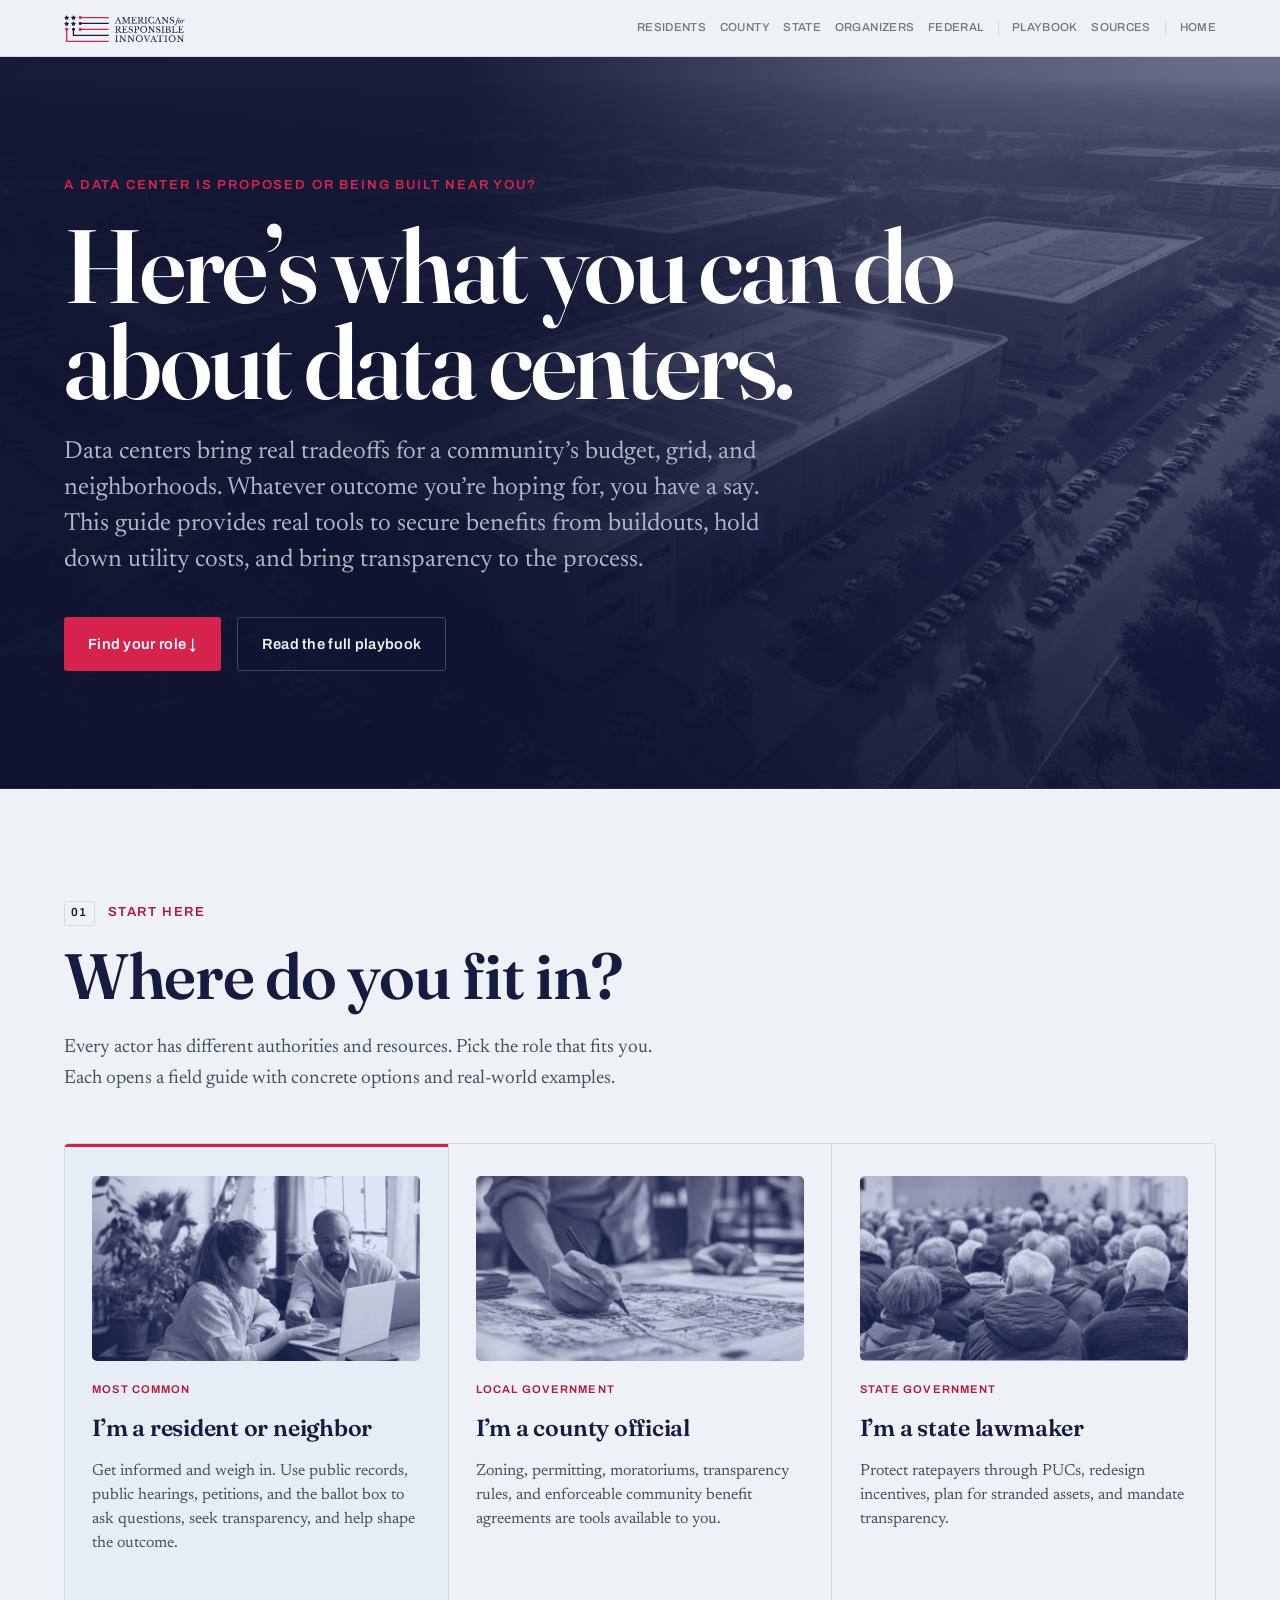
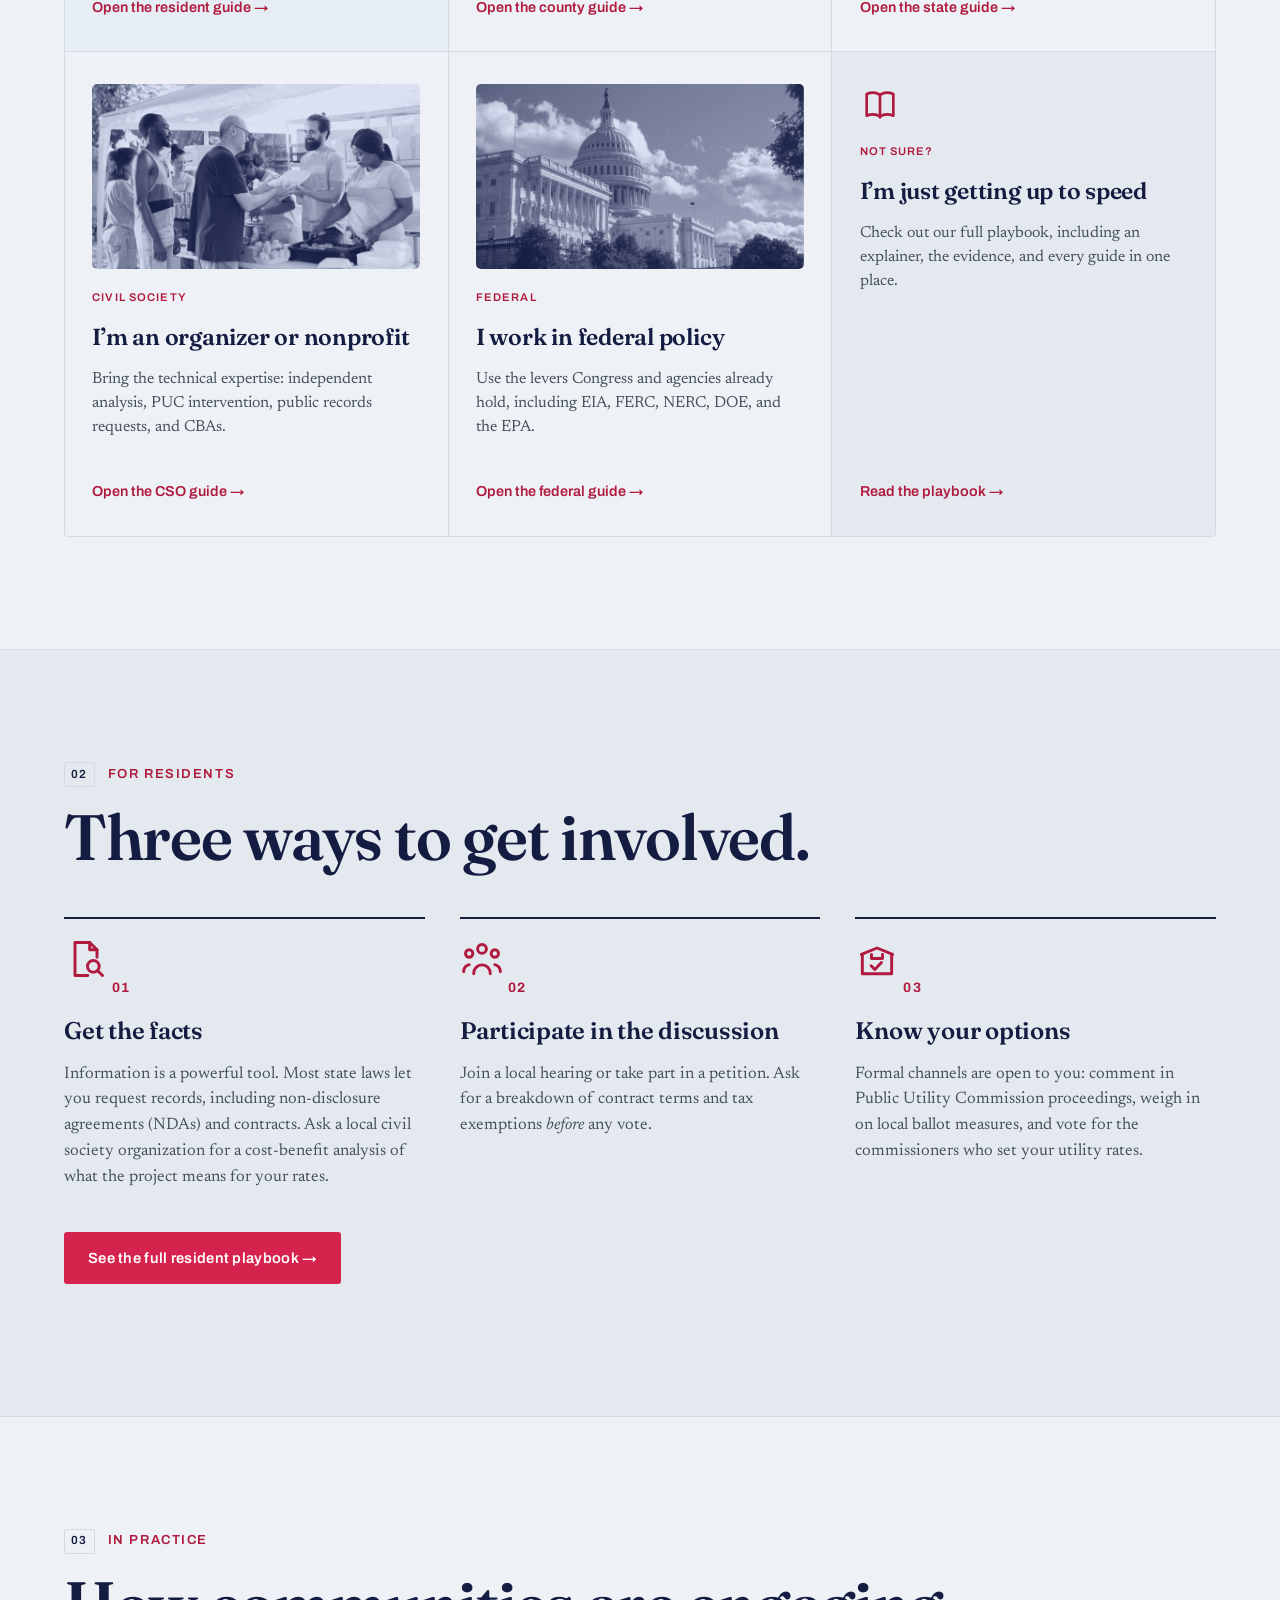
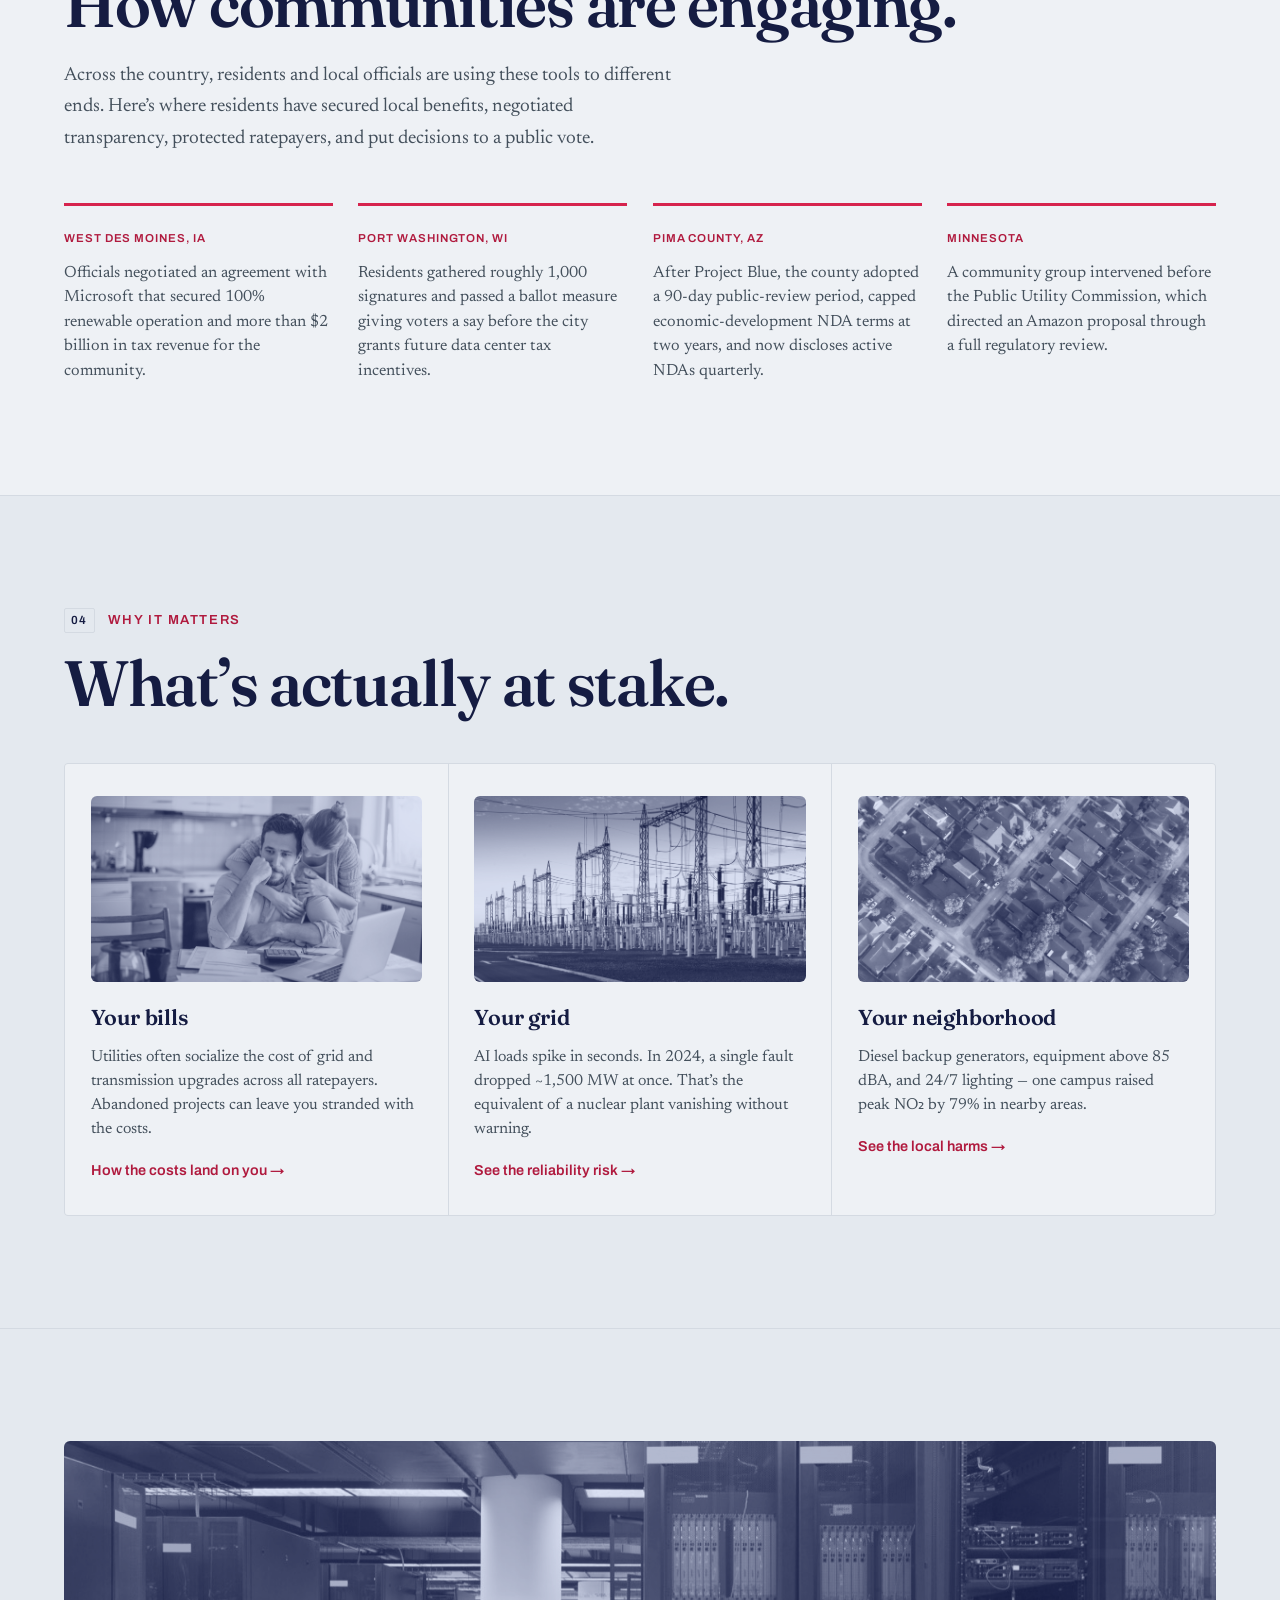
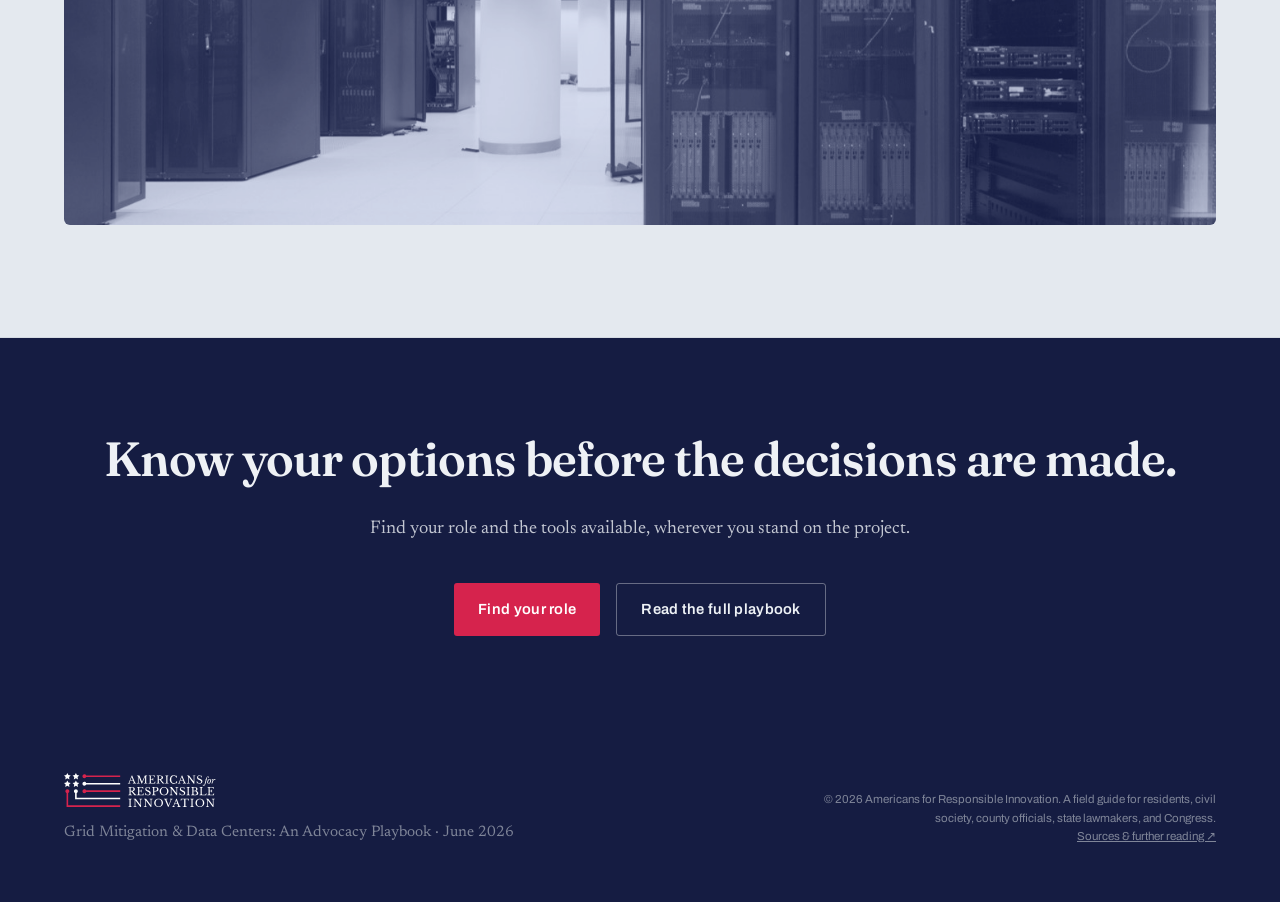
<file: index.html>
<!DOCTYPE html>
<html lang="en">
<head>
  <meta charset="UTF-8" />
  <meta name="viewport" content="width=device-width, initial-scale=1.0" />
  <!-- Google Analytics (GA4) -->
  <script async src="https://www.googletagmanager.com/gtag/js?id=G-MHRZ4NCW7C"></script>
  <script>
    window.dataLayer = window.dataLayer || [];
    function gtag(){dataLayer.push(arguments);}
    gtag('js', new Date());
    gtag('config', 'G-MHRZ4NCW7C');
  </script>
  <title>A data center near you? Here's what you can do.</title>
  <meta name="description" content="A community guide to engaging on data center development. Understand the process and your options — as a resident, county official, state lawmaker, organizer, or in Congress. From Americans for Responsible Innovation." />
  <!-- Open Graph / Twitter share card -->
  <meta property="og:type" content="website" />
  <meta property="og:site_name" content="Behind the Build: Grid Mitigation &amp; Data Centers" />
  <meta property="og:url" content="https://datacenterplaybook.org/" />
  <meta property="og:title" content="A data center near you? Here's what you can do." />
  <meta property="og:description" content="A community guide to engaging on data center development. Understand the process and your options — as a resident, county official, state lawmaker, organizer, or in Congress. From Americans for Responsible Innovation." />
  <meta property="og:image" content="https://datacenterplaybook.org/images/social-card.png" />
  <meta property="og:image:width" content="1200" />
  <meta property="og:image:height" content="630" />
  <meta property="og:image:alt" content="Behind the Build: Grid Mitigation &amp; Data Centers — an advocacy playbook from Americans for Responsible Innovation" />
  <meta name="twitter:card" content="summary_large_image" />
  <meta name="twitter:title" content="A data center near you? Here's what you can do." />
  <meta name="twitter:description" content="A community guide to engaging on data center development. Understand the process and your options — as a resident, county official, state lawmaker, organizer, or in Congress. From Americans for Responsible Innovation." />
  <meta name="twitter:image" content="https://datacenterplaybook.org/images/social-card.png" />
  <link rel="preconnect" href="https://fonts.googleapis.com" />
  <link rel="preconnect" href="https://fonts.gstatic.com" crossorigin />
  <link href="https://fonts.googleapis.com/css2?family=Archivo:wght@400;500;600;700&family=Fraunces:ital,opsz,wght@0,9..144,300..900;1,9..144,400..700&family=Newsreader:ital,opsz,wght@0,6..72,300..600;1,6..72,300..500&display=swap" rel="stylesheet" />
  <link rel="stylesheet" href="styles.css?v=22" />
</head>
<body class="action-page">
  <div class="progress" id="progress" aria-hidden="true"></div>

  <!-- ARI duotone filter (navy shadows → cool-light highlights) -->
  <svg width="0" height="0" style="position:absolute" aria-hidden="true" focusable="false">
    <filter id="duo-amber" color-interpolation-filters="sRGB">
      <feColorMatrix type="matrix" values="0.299 0.587 0.114 0 0  0.299 0.587 0.114 0 0  0.299 0.587 0.114 0 0  0 0 0 1 0" />
      <feComponentTransfer>
        <feFuncR type="table" tableValues="0.082 0.870" />
        <feFuncG type="table" tableValues="0.110 0.895" />
        <feFuncB type="table" tableValues="0.259 0.965" />
      </feComponentTransfer>
    </filter>
  </svg>

  <header class="topbar">
    <div class="container topbar-inner">
      <a class="org" href="https://ari.us" target="_blank" rel="noopener"><img src="images/ari-logo-navy.svg" alt="Americans for Responsible Innovation" /></a>
      <nav class="section-nav" aria-label="Primary">
        <a href="guides.html?guide=citizens">Residents</a>
        <a href="guides.html?guide=county">County</a>
        <a href="guides.html?guide=state">State</a>
        <a href="guides.html?guide=cso">Organizers</a>
        <a href="guides.html?guide=federal">Federal</a>
        <a href="playbook.html" class="nav-pb">Playbook</a>
        <a href="sources.html">Sources</a>
        <a href="index.html" class="nav-home">Home</a>
      </nav>
    </div>
  </header>

  <main id="top">
    <!-- ░░ ACTION HERO ░░ -->
    <section class="action-hero">
      <img class="hero-photo" src="images/dc-exterior-1.jpg" alt="" aria-hidden="true" />
      <div class="hero-scrim" aria-hidden="true"></div>
      <div class="container action-hero-inner">
        <p class="preline">A data center is proposed or being built near you?</p>
        <h1>Here’s what you can do<br />about data centers.</h1>
        <p class="standfirst">
          Data centers bring real tradeoffs for a community’s budget, grid, and
          neighborhoods. Whatever outcome you’re hoping for, you have a say. This guide
          provides real tools to secure benefits from buildouts, hold down utility costs,
          and bring transparency to the process.
        </p>
        <div class="hero-cta">
          <a href="#roles" class="btn btn-primary">Find your role ↓</a>
          <a href="playbook.html" class="btn btn-ghost">Read the full playbook</a>
        </div>
      </div>
    </section>

    <!-- ░░ ROLE ROUTER ░░ -->
    <section class="section" id="roles">
      <div class="container">
        <header class="section-head">
          <p class="section-label"><span class="num">01</span> Start Here</p>
          <h2 class="section-title">Where do you fit in?</h2>
          <p class="section-intro">Every actor has different authorities and resources. Pick the
          role that fits you. Each opens a field guide with concrete options and real-world
          examples.</p>
        </header>

        <div class="roles">
          <a class="role-card role-card--primary" href="guides.html?guide=citizens">
            <img class="role-photo" src="images/family.jpg" alt="" loading="lazy" />
            <span class="role-eyebrow">Most common</span>
            <h3>I’m a resident or neighbor</h3>
            <p>Get informed and weigh in. Use public records, public hearings, petitions,
            and the ballot box to ask questions, seek transparency, and help shape the
            outcome.</p>
            <span class="role-go">Open the resident guide →</span>
          </a>
          <a class="role-card" href="guides.html?guide=county">
            <img class="role-photo" src="images/zoning.jpg" alt="" loading="lazy" />
            <span class="role-eyebrow">Local government</span>
            <h3>I’m a county official</h3>
            <p>Zoning, permitting, moratoriums, transparency rules, and enforceable community
            benefit agreements are tools available to you.</p>
            <span class="role-go">Open the county guide →</span>
          </a>
          <a class="role-card" href="guides.html?guide=state">
            <img class="role-photo" src="images/town-hall.jpg" alt="" loading="lazy" />
            <span class="role-eyebrow">State government</span>
            <h3>I’m a state lawmaker</h3>
            <p>Protect ratepayers through PUCs, redesign incentives, plan for stranded assets,
            and mandate transparency.</p>
            <span class="role-go">Open the state guide →</span>
          </a>
          <a class="role-card" href="guides.html?guide=cso">
            <img class="role-photo" src="images/grassroots.jpg" alt="" loading="lazy" />
            <span class="role-eyebrow">Civil society</span>
            <h3>I’m an organizer or nonprofit</h3>
            <p>Bring the technical expertise: independent analysis, PUC intervention, public
            records requests, and CBAs.</p>
            <span class="role-go">Open the CSO guide →</span>
          </a>
          <a class="role-card" href="guides.html?guide=federal">
            <img class="role-photo" src="images/capitol.jpg" alt="" loading="lazy" />
            <span class="role-eyebrow">Federal</span>
            <h3>I work in federal policy</h3>
            <p>Use the levers Congress and agencies already hold, including EIA, FERC, NERC,
            DOE, and the EPA.</p>
            <span class="role-go">Open the federal guide →</span>
          </a>
          <a class="role-card role-card--muted" href="playbook.html">
            <span class="ico role-ico"><svg viewBox="0 0 24 24"><path d="M12 6.5C9.8 5 6.5 5 4 6v13c2.5-1 5.8-1 8 .5 2.2-1.5 5.5-1.5 8-.5V6c-2.5-1-5.8-1-8 .5z"/><path d="M12 6.5V20"/></svg></span>
            <span class="role-eyebrow">Not sure?</span>
            <h3>I’m just getting up to speed</h3>
            <p>Check out our full playbook, including an explainer, the evidence, and every
            guide in one place.</p>
            <span class="role-go">Read the playbook →</span>
          </a>
        </div>
      </div>
    </section>

    <!-- ░░ FIRST MOVES (RESIDENTS) ░░ -->
    <section class="section section-alt" id="firstmoves">
      <div class="container">
        <header class="section-head">
          <p class="section-label"><span class="num">02</span> For Residents</p>
          <h2 class="section-title">Three ways to get involved.</h2>
        </header>

        <div class="moves">
          <article class="move">
            <span class="ico move-ico"><svg viewBox="0 0 24 24"><path d="M14 3H6v18h7"/><path d="M14 3l4 4v4"/><path d="M14 3v4h4"/><circle cx="16" cy="16" r="3.2"/><path d="M18.4 18.4L21 21"/></svg></span>
            <span class="move-num">01</span>
            <h3>Get the facts</h3>
            <p>Information is a powerful tool. Most state laws let you request records,
            including non-disclosure agreements (NDAs) and contracts. Ask a local civil
            society organization for a cost-benefit analysis of what the project means for
            your rates.</p>
          </article>
          <article class="move">
            <span class="ico move-ico"><svg viewBox="0 0 24 24"><circle cx="12" cy="6.5" r="2.4"/><circle cx="5" cy="9" r="2"/><circle cx="19" cy="9" r="2"/><path d="M7.5 20c0-3 2-4.8 4.5-4.8s4.5 1.8 4.5 4.8"/><path d="M2 19c0-2 1-3.4 3-3.9M22 19c0-2-1-3.4-3-3.9"/></svg></span>
            <span class="move-num">02</span>
            <h3>Participate in the discussion</h3>
            <p>Join a local hearing or take part in a petition. Ask for a breakdown of
            contract terms and tax exemptions <em>before</em> any vote.</p>
          </article>
          <article class="move">
            <span class="ico move-ico"><svg viewBox="0 0 24 24"><path d="M3.5 9.5L12 6l8.5 3.5"/><path d="M4 9.5V20h16V9.5"/><path d="M9 9.5v2.2h6V9.5"/><path d="M8.8 15.7l2 2 3.6-3.8"/></svg></span>
            <span class="move-num">03</span>
            <h3>Know your options</h3>
            <p>Formal channels are open to you: comment in Public Utility Commission
            proceedings, weigh in on local ballot measures, and vote for the commissioners
            who set your utility rates.</p>
          </article>
        </div>
        <p class="moves-more">
          <a href="guides.html?guide=citizens" class="btn btn-primary">See the full resident playbook →</a>
        </p>
      </div>
    </section>

    <!-- ░░ WINS ░░ -->
    <section class="section wins-section" id="wins">
      <div class="container">
        <header class="section-head">
          <p class="section-label"><span class="num">03</span> In Practice</p>
          <h2 class="section-title">How communities are engaging.</h2>
          <p class="section-intro">Across the country, residents and local officials are using
          these tools to different ends. Here’s where residents have secured local benefits,
          negotiated transparency, protected ratepayers, and put decisions to a public vote.</p>
        </header>
        <div class="wins">
          <article class="win">
            <span class="win-place">West Des Moines, IA</span>
            <p>Officials negotiated an agreement with Microsoft that secured 100% renewable
            operation and more than $2 billion in tax revenue for the community.</p>
          </article>
          <article class="win">
            <span class="win-place">Port Washington, WI</span>
            <p>Residents gathered roughly 1,000 signatures and passed a ballot measure giving
            voters a say before the city grants future data center tax incentives.</p>
          </article>
          <article class="win">
            <span class="win-place">Pima County, AZ</span>
            <p>After Project Blue, the county adopted a 90-day public-review period, capped
            economic-development NDA terms at two years, and now discloses active NDAs
            quarterly.</p>
          </article>
          <article class="win">
            <span class="win-place">Minnesota</span>
            <p>A community group intervened before the Public Utility Commission, which
            directed an Amazon proposal through a full regulatory review.</p>
          </article>
        </div>
      </div>
    </section>

    <!-- ░░ WHY IT MATTERS ░░ -->
    <section class="section section-alt" id="why">
      <div class="container">
        <header class="section-head">
          <p class="section-label"><span class="num">04</span> Why It Matters</p>
          <h2 class="section-title">What’s actually at stake.</h2>
        </header>
        <div class="actors">
          <a class="actor why-card" href="playbook.html#incentives">
            <img class="why-photo" src="images/bills-1.jpg" alt="" loading="lazy" />
            <h4>Your bills</h4>
            <p>Utilities often socialize the cost of grid and transmission upgrades across all
            ratepayers. Abandoned projects can leave you stranded with the costs.</p>
            <span class="role-go">How the costs land on you →</span>
          </a>
          <a class="actor why-card" href="playbook.html#energy">
            <img class="why-photo" src="images/grid-1.jpg" alt="" loading="lazy" />
            <h4>Your grid</h4>
            <p>AI loads spike in seconds. In 2024, a single fault dropped ~1,500
            MW at once. That’s the equivalent of a nuclear plant vanishing without warning.</p>
            <span class="role-go">See the reliability risk →</span>
          </a>
          <a class="actor why-card" href="playbook.html#energy">
            <img class="why-photo" src="images/neighborhood-1.jpg" alt="" loading="lazy" />
            <h4>Your neighborhood</h4>
            <p>Diesel backup generators, equipment above 85 dBA, and 24/7 lighting — one
            campus raised peak NO₂ by 79% in nearby areas.</p>
            <span class="role-go">See the local harms →</span>
          </a>
        </div>
      </div>
    </section>

    <!-- ░░ FULL-WIDTH IMAGE BAND (placeholder) ░░ -->
    <section class="section section-alt">
      <div class="container">
        <img class="band-photo" src="images/dc-interior-1.jpg" alt="Inside a data center" loading="lazy" />
      </div>
    </section>

    <!-- ░░ CLOSING CTA ░░ -->
    <section class="cta-band">
      <div class="container">
        <h2>Know your options before the decisions are made.</h2>
        <p>Find your role and the tools available, wherever you stand on the project.</p>
        <div class="hero-cta center">
          <a href="#roles" class="btn btn-primary">Find your role</a>
          <a href="playbook.html" class="btn btn-ghost">Read the full playbook</a>
        </div>
      </div>
    </section>
  </main>

  <footer class="site-footer">
    <div class="container footer-inner">
      <div>
        <p class="footer-org"><a href="https://ari.us" target="_blank" rel="noopener"><img src="images/ari-logo-white.svg" alt="Americans for Responsible Innovation" /></a></p>
        <p class="footer-sub">Grid Mitigation &amp; Data Centers: An Advocacy Playbook · June 2026</p>
      </div>
      <p class="footer-note">© <span id="year"></span> Americans for Responsible Innovation.
      A field guide for residents, civil society, county officials, state lawmakers, and Congress.
      <br /><a href="sources.html" style="color:inherit;text-decoration:underline;">Sources &amp; further reading ↗</a></p>
    </div>
  </footer>

  <script src="script.js?v=11"></script>
</body>
</html>
</file>
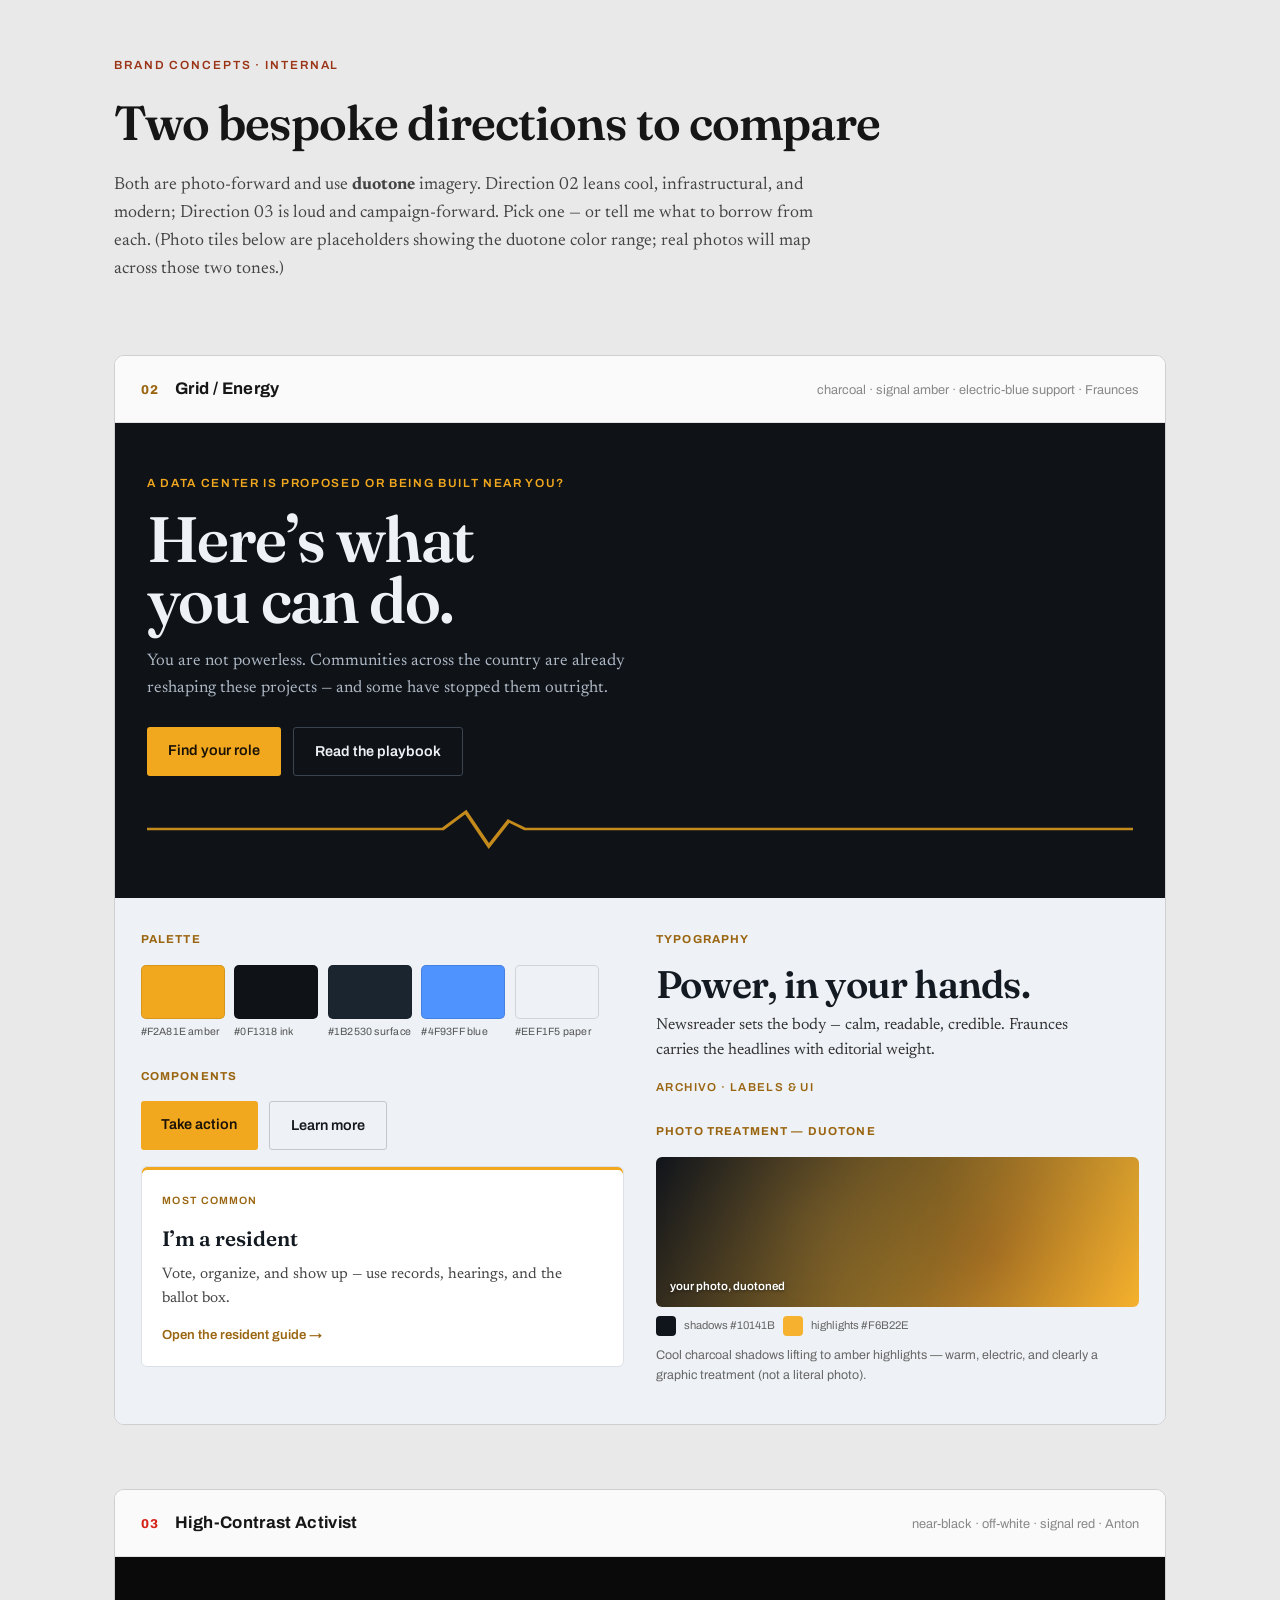
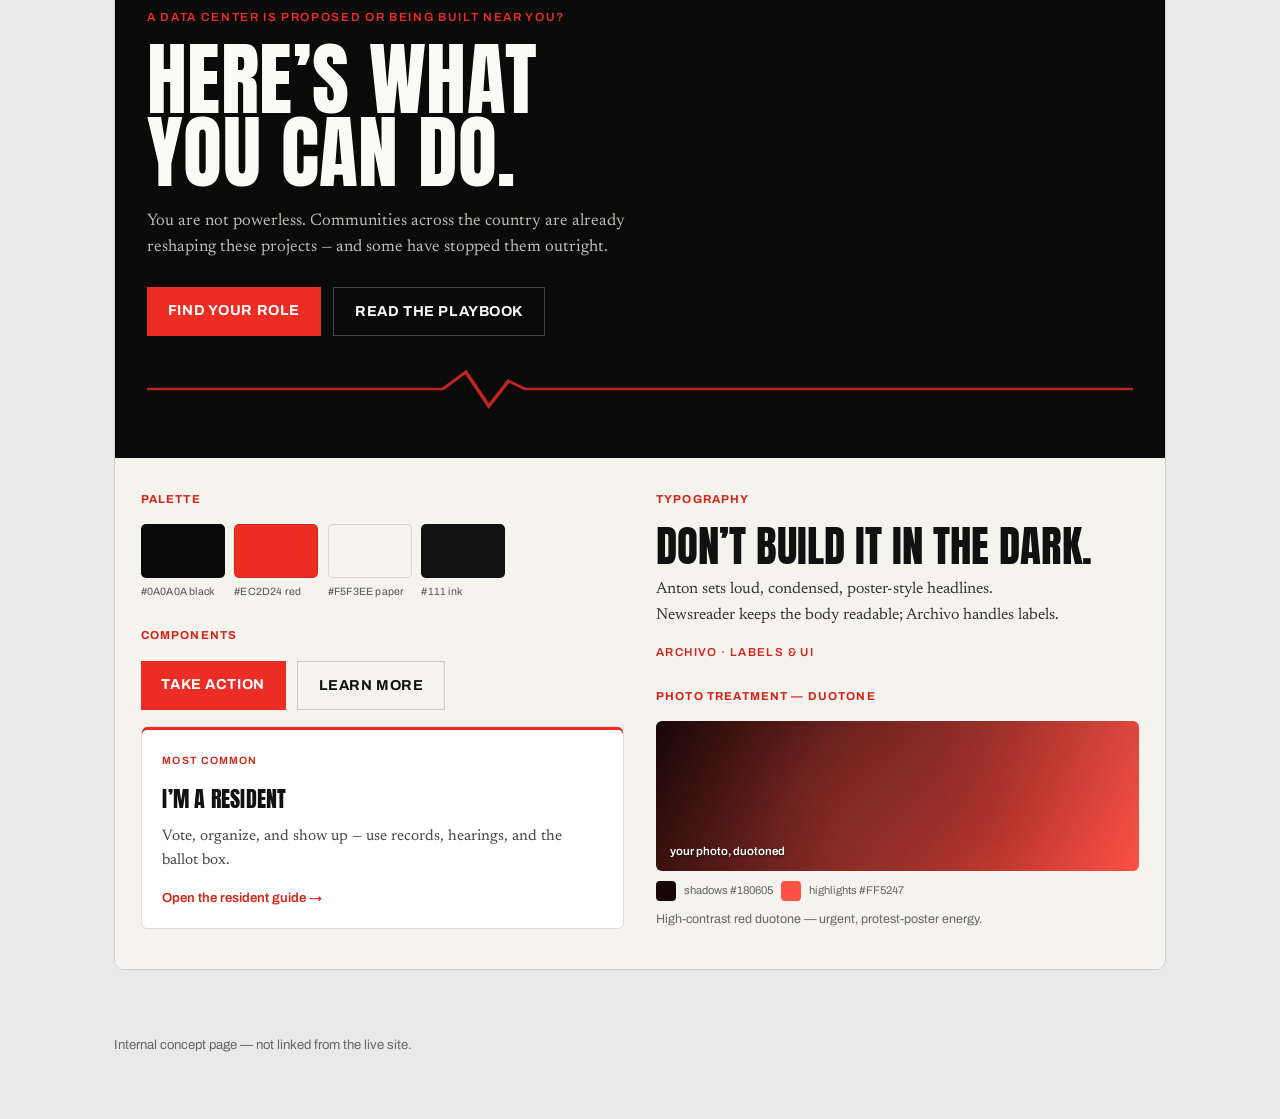
<file: concepts.html>
<!DOCTYPE html>
<html lang="en">
<head>
  <meta charset="UTF-8" />
  <meta name="viewport" content="width=device-width, initial-scale=1.0" />
  <title>Brand Concepts — Grid Mitigation &amp; Data Centers</title>
  <meta name="robots" content="noindex" />
  <link rel="preconnect" href="https://fonts.googleapis.com" />
  <link rel="preconnect" href="https://fonts.gstatic.com" crossorigin />
  <link href="https://fonts.googleapis.com/css2?family=Anton&family=Archivo:wght@400;500;600;700;800;900&family=Fraunces:ital,opsz,wght@0,9..144,300..900;1,9..144,400..700&family=Newsreader:ital,opsz,wght@0,6..72,300..600&display=swap" rel="stylesheet" />
  <style>
    :root{
      --serif:"Fraunces",Georgia,serif;
      --body:"Newsreader",Georgia,serif;
      --ui:"Archivo",system-ui,sans-serif;
      --anton:"Anton",Impact,sans-serif;
    }
    *{box-sizing:border-box;margin:0;padding:0;}
    body{font-family:var(--body);background:#e9e9ea;color:#161616;line-height:1.6;}
    .wrap{max-width:1100px;margin:0 auto;padding:0 1.5rem;}
    .page-head{padding:3.5rem 0 2rem;}
    .page-head .tag{font-family:var(--ui);font-weight:600;text-transform:uppercase;letter-spacing:.16em;font-size:.74rem;color:#9a3417;}
    .page-head h1{font-family:var(--serif);font-weight:600;font-size:clamp(2rem,4vw,3rem);letter-spacing:-.02em;margin:.6rem 0;}
    .page-head p{max-width:46rem;color:#444;font-size:1.1rem;}

    /* board scaffold (themed via CSS vars) */
    .board{margin:2.5rem 0 4rem;border:1px solid #cfcfd2;border-radius:10px;overflow:hidden;background:#fff;}
    .board-label{display:flex;align-items:baseline;gap:1rem;padding:1.2rem 1.6rem;border-bottom:1px solid #e3e3e6;background:#fafafa;}
    .board-label .n{font-family:var(--ui);font-weight:800;font-size:.8rem;letter-spacing:.1em;color:var(--accent-text);}
    .board-label h2{font-family:var(--ui);font-weight:700;font-size:1.05rem;letter-spacing:.02em;}
    .board-label .sub{font-family:var(--ui);font-size:.8rem;color:#888;margin-left:auto;}

    /* hero mock */
    .bhero{background:var(--bg);color:var(--fg);padding:3.2rem 2rem 2.4rem;position:relative;overflow:hidden;}
    .bhero .pre{font-family:var(--ui);font-weight:600;text-transform:uppercase;letter-spacing:.14em;font-size:.74rem;color:var(--accent);margin-bottom:1rem;}
    .bhero .title{font-family:var(--display);line-height:.95;margin-bottom:1.1rem;}
    .dir-energy .bhero .title{font-weight:600;font-size:clamp(2.4rem,5.5vw,4rem);letter-spacing:-.025em;}
    .dir-activist .bhero .title{font-family:var(--anton);text-transform:uppercase;font-size:clamp(2.6rem,6.5vw,5rem);letter-spacing:.005em;line-height:.92;}
    .bhero .sf{max-width:34rem;color:var(--fg-soft);font-size:1.05rem;margin-bottom:1.6rem;}
    .cta{display:flex;gap:.8rem;flex-wrap:wrap;}
    .b{font-family:var(--ui);font-weight:600;font-size:.9rem;text-decoration:none;padding:.75rem 1.3rem;border-radius:3px;display:inline-block;}
    .dir-activist .b{border-radius:0;text-transform:uppercase;letter-spacing:.04em;font-weight:700;}
    .b.solid{background:var(--accent);color:var(--on-accent);}
    .b.ghost{border:1px solid var(--fg-line);color:var(--fg);}
    .signal{margin-top:2rem;height:42px;width:100%;opacity:.8;}
    .signal path{fill:none;stroke:var(--accent);stroke-width:2.4;}

    /* board body grid */
    .bbody{display:grid;grid-template-columns:1fr 1fr;gap:2rem;padding:2rem 1.6rem 2.4rem;background:var(--light);}
    .panel h3{font-family:var(--ui);font-weight:700;text-transform:uppercase;letter-spacing:.1em;font-size:.72rem;color:var(--accent-text);margin-bottom:1rem;}
    /* swatches */
    .sw{display:flex;flex-wrap:wrap;gap:.6rem;}
    .chip{width:84px;}
    .chip .b0{height:54px;border-radius:5px;border:1px solid rgba(0,0,0,.12);}
    .chip span{display:block;font-family:var(--ui);font-size:.66rem;color:#555;margin-top:.35rem;letter-spacing:.02em;}
    /* type specimen */
    .spec-display{font-family:var(--display);line-height:1;margin-bottom:.6rem;color:var(--ink);}
    .dir-energy .spec-display{font-weight:600;font-size:2.4rem;letter-spacing:-.02em;}
    .dir-activist .spec-display{font-family:var(--anton);text-transform:uppercase;font-size:2.7rem;}
    .spec-body{font-family:var(--body);font-size:1rem;color:#333;max-width:26rem;}
    .spec-label{font-family:var(--ui);font-weight:600;text-transform:uppercase;letter-spacing:.12em;font-size:.72rem;color:var(--accent-text);margin-top:.9rem;}
    /* duotone demo */
    .duo{height:150px;border-radius:6px;position:relative;overflow:hidden;display:flex;align-items:flex-end;}
    .duo .ramp{position:absolute;inset:0;background:linear-gradient(120deg,var(--duo-dark),var(--duo-light));}
    .duo .grain{position:absolute;inset:0;opacity:.5;background:
      radial-gradient(circle at 30% 40%,rgba(255,255,255,.25),transparent 40%),
      radial-gradient(circle at 70% 65%,rgba(0,0,0,.3),transparent 45%);mix-blend-mode:overlay;}
    .duo .cap{position:relative;font-family:var(--ui);font-weight:600;font-size:.72rem;color:#fff;padding:.7rem .9rem;text-shadow:0 1px 3px rgba(0,0,0,.5);}
    .duo-note{font-family:var(--ui);font-size:.78rem;color:#666;margin-top:.6rem;}
    .duo-pair{display:flex;gap:.5rem;margin-top:.6rem;align-items:center;}
    .duo-pair i{width:20px;height:20px;border-radius:4px;display:inline-block;}
    .duo-pair span{font-family:var(--ui);font-size:.7rem;color:#666;}
    /* sample card */
    .scard{background:#fff;border:1px solid var(--card-line);border-radius:6px;padding:1.3rem;box-shadow:0 1px 0 rgba(0,0,0,.03);}
    .scard.accent{box-shadow:inset 0 3px 0 var(--accent);}
    .scard .ek{font-family:var(--ui);font-weight:600;text-transform:uppercase;letter-spacing:.1em;font-size:.66rem;color:var(--accent-text);}
    .scard h4{font-family:var(--display);margin:.5rem 0;color:var(--ink);}
    .dir-energy .scard h4{font-weight:600;font-size:1.3rem;}
    .dir-activist .scard h4{font-family:var(--anton);text-transform:uppercase;font-weight:400;font-size:1.4rem;letter-spacing:.01em;}
    .scard p{font-size:.95rem;color:#444;}
    .scard .go{font-family:var(--ui);font-weight:600;font-size:.82rem;color:var(--accent-text);margin-top:.8rem;display:block;}
    .full{grid-column:1 / -1;}
    @media(max-width:760px){.bbody{grid-template-columns:1fr;}}

    /* ── DIRECTION 02: GRID / ENERGY ── */
    .dir-energy{
      --bg:#0f1318;--fg:#eef2f6;--fg-soft:#aeb8c4;--fg-line:#3a444f;
      --accent:#f2a81e;--on-accent:#1a1206;--accent2:#4f93ff;--accent-text:#9a6510;
      --light:#eef1f5;--ink:#141a21;--card-line:#dde1e7;
      --display:var(--serif);
      --duo-dark:#10141b;--duo-light:#f6b22e;
    }
    /* ── DIRECTION 03: HIGH-CONTRAST ACTIVIST ── */
    .dir-activist{
      --bg:#0a0a0a;--fg:#fafaf7;--fg-soft:#bdbdb8;--fg-line:#444;
      --accent:#ec2d24;--on-accent:#fff;--accent2:#111;--accent-text:#d62318;
      --light:#f5f3ee;--ink:#111;--card-line:#e0ddd5;
      --display:var(--anton);
      --duo-dark:#180605;--duo-light:#ff5247;
    }
  </style>
</head>
<body>
  <div class="wrap">
    <header class="page-head">
      <p class="tag">Brand Concepts · Internal</p>
      <h1>Two bespoke directions to compare</h1>
      <p>Both are photo-forward and use <strong>duotone</strong> imagery. Direction 02 leans
      cool, infrastructural, and modern; Direction 03 is loud and campaign-forward. Pick one —
      or tell me what to borrow from each. (Photo tiles below are placeholders showing the
      duotone color range; real photos will map across those two tones.)</p>
    </header>
  </div>

  <!-- ════ DIRECTION 02 ════ -->
  <div class="wrap">
    <div class="board dir-energy">
      <div class="board-label"><span class="n">02</span><h2>Grid / Energy</h2><span class="sub">charcoal · signal amber · electric-blue support · Fraunces</span></div>
      <div class="bhero">
        <p class="pre">A data center is proposed or being built near you?</p>
        <p class="title">Here’s what<br>you can do.</p>
        <p class="sf">You are not powerless. Communities across the country are already
        reshaping these projects — and some have stopped them outright.</p>
        <div class="cta"><a class="b solid">Find your role</a><a class="b ghost">Read the playbook</a></div>
        <svg class="signal" viewBox="0 0 600 42" preserveAspectRatio="none"><path d="M0 21H180l14-17 14 34 12-25 10 8H600"/></svg>
      </div>
      <div class="bbody">
        <div class="panel">
          <h3>Palette</h3>
          <div class="sw">
            <div class="chip"><div class="b0" style="background:#f2a81e"></div><span>#F2A81E amber</span></div>
            <div class="chip"><div class="b0" style="background:#0f1318"></div><span>#0F1318 ink</span></div>
            <div class="chip"><div class="b0" style="background:#1b2530"></div><span>#1B2530 surface</span></div>
            <div class="chip"><div class="b0" style="background:#4f93ff"></div><span>#4F93FF blue</span></div>
            <div class="chip"><div class="b0" style="background:#eef1f5"></div><span>#EEF1F5 paper</span></div>
          </div>
          <h3 style="margin-top:1.6rem">Components</h3>
          <div style="display:flex;gap:.7rem;margin-bottom:1rem;flex-wrap:wrap">
            <a class="b solid">Take action</a><a class="b ghost" style="--fg:#161a21;--fg-line:#c2c8d0;color:#161a21">Learn more</a>
          </div>
          <div class="scard accent">
            <span class="ek">Most common</span>
            <h4>I’m a resident</h4>
            <p>Vote, organize, and show up — use records, hearings, and the ballot box.</p>
            <span class="go">Open the resident guide →</span>
          </div>
        </div>
        <div class="panel">
          <h3>Typography</h3>
          <div class="spec-display">Power, in your hands.</div>
          <p class="spec-body">Newsreader sets the body — calm, readable, credible. Fraunces
          carries the headlines with editorial weight.</p>
          <p class="spec-label">Archivo · labels &amp; UI</p>
          <h3 style="margin-top:1.6rem">Photo treatment — duotone</h3>
          <div class="duo"><div class="ramp"></div><div class="grain"></div><span class="cap">your photo, duotoned</span></div>
          <div class="duo-pair"><i style="background:#10141b"></i><span>shadows #10141B</span><i style="background:#f6b22e"></i><span>highlights #F6B22E</span></div>
          <p class="duo-note">Cool charcoal shadows lifting to amber highlights — warm, electric, and clearly a graphic treatment (not a literal photo).</p>
        </div>
      </div>
    </div>
  </div>

  <!-- ════ DIRECTION 03 ════ -->
  <div class="wrap">
    <div class="board dir-activist">
      <div class="board-label"><span class="n">03</span><h2>High-Contrast Activist</h2><span class="sub">near-black · off-white · signal red · Anton</span></div>
      <div class="bhero">
        <p class="pre">A data center is proposed or being built near you?</p>
        <p class="title">Here’s what<br>you can do.</p>
        <p class="sf">You are not powerless. Communities across the country are already
        reshaping these projects — and some have stopped them outright.</p>
        <div class="cta"><a class="b solid">Find your role</a><a class="b ghost">Read the playbook</a></div>
        <svg class="signal" viewBox="0 0 600 42" preserveAspectRatio="none"><path d="M0 21H180l14-17 14 34 12-25 10 8H600"/></svg>
      </div>
      <div class="bbody">
        <div class="panel">
          <h3>Palette</h3>
          <div class="sw">
            <div class="chip"><div class="b0" style="background:#0a0a0a"></div><span>#0A0A0A black</span></div>
            <div class="chip"><div class="b0" style="background:#ec2d24"></div><span>#EC2D24 red</span></div>
            <div class="chip"><div class="b0" style="background:#f5f3ee"></div><span>#F5F3EE paper</span></div>
            <div class="chip"><div class="b0" style="background:#111111"></div><span>#111 ink</span></div>
          </div>
          <h3 style="margin-top:1.6rem">Components</h3>
          <div style="display:flex;gap:.7rem;margin-bottom:1rem;flex-wrap:wrap">
            <a class="b solid">Take action</a><a class="b ghost" style="--fg:#111;--fg-line:#cdcabf;color:#111">Learn more</a>
          </div>
          <div class="scard accent">
            <span class="ek">Most common</span>
            <h4>I’m a resident</h4>
            <p>Vote, organize, and show up — use records, hearings, and the ballot box.</p>
            <span class="go">Open the resident guide →</span>
          </div>
        </div>
        <div class="panel">
          <h3>Typography</h3>
          <div class="spec-display">Don’t build it in the dark.</div>
          <p class="spec-body">Anton sets loud, condensed, poster-style headlines. Newsreader
          keeps the body readable; Archivo handles labels.</p>
          <p class="spec-label">Archivo · labels &amp; UI</p>
          <h3 style="margin-top:1.6rem">Photo treatment — duotone</h3>
          <div class="duo"><div class="ramp"></div><div class="grain"></div><span class="cap">your photo, duotoned</span></div>
          <div class="duo-pair"><i style="background:#180605"></i><span>shadows #180605</span><i style="background:#ff5247"></i><span>highlights #FF5247</span></div>
          <p class="duo-note">High-contrast red duotone — urgent, protest-poster energy.</p>
        </div>
      </div>
    </div>
  </div>

  <div class="wrap" style="padding-bottom:4rem;color:#666;font-family:var(--ui);font-size:.82rem">
    Internal concept page — not linked from the live site.
  </div>
</body>
</html>
</file>
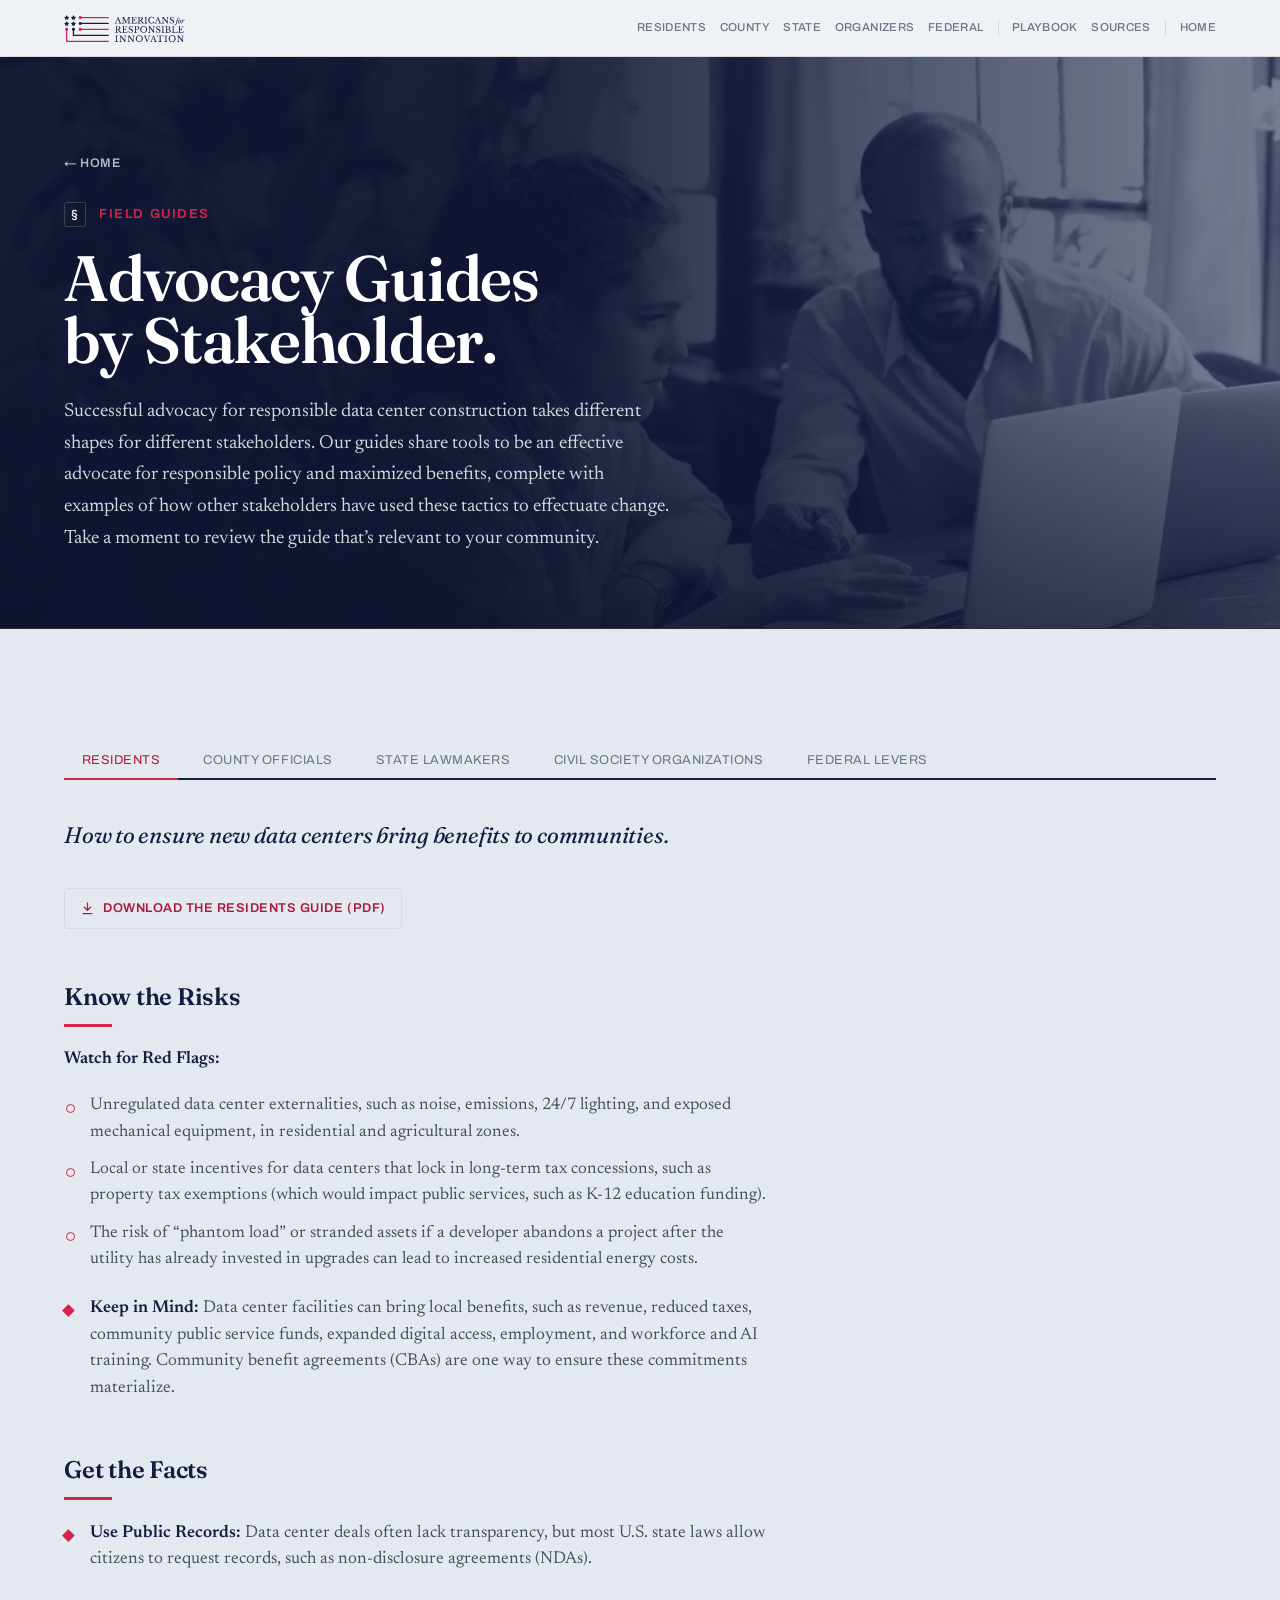
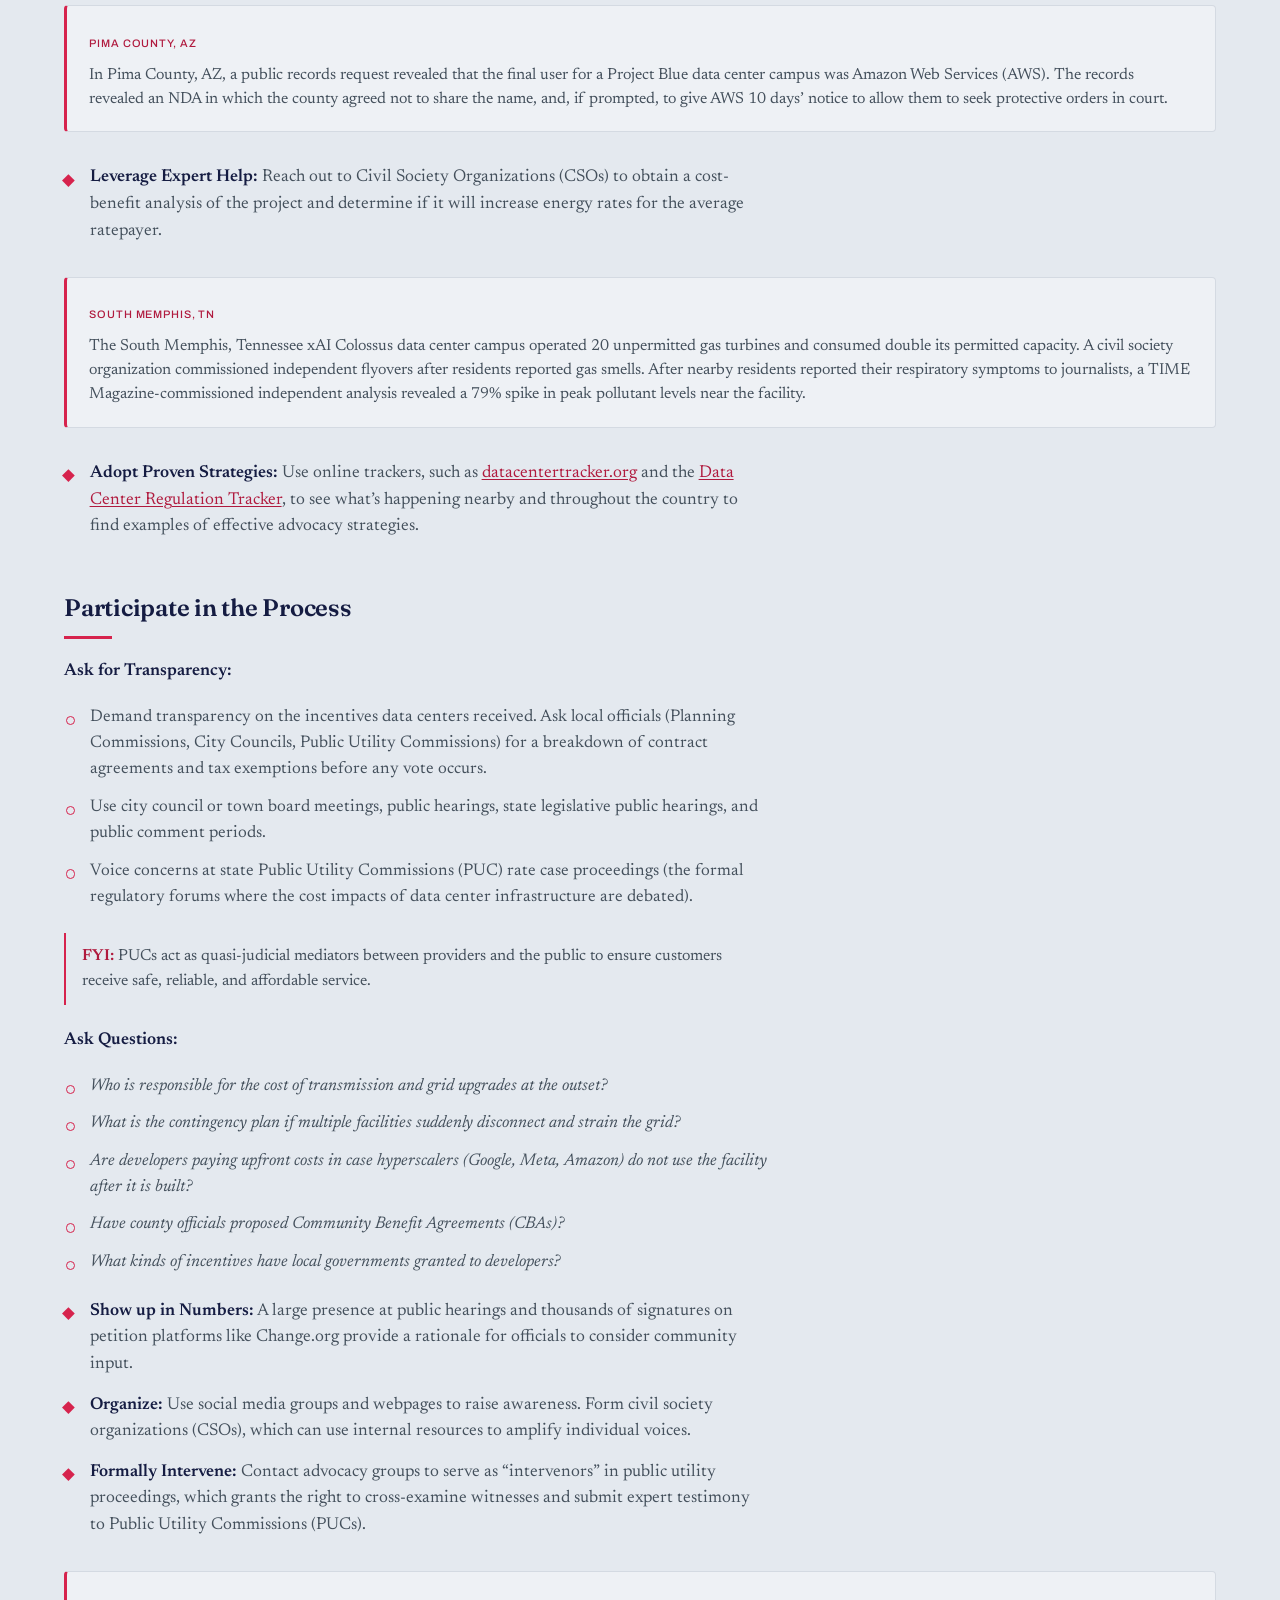
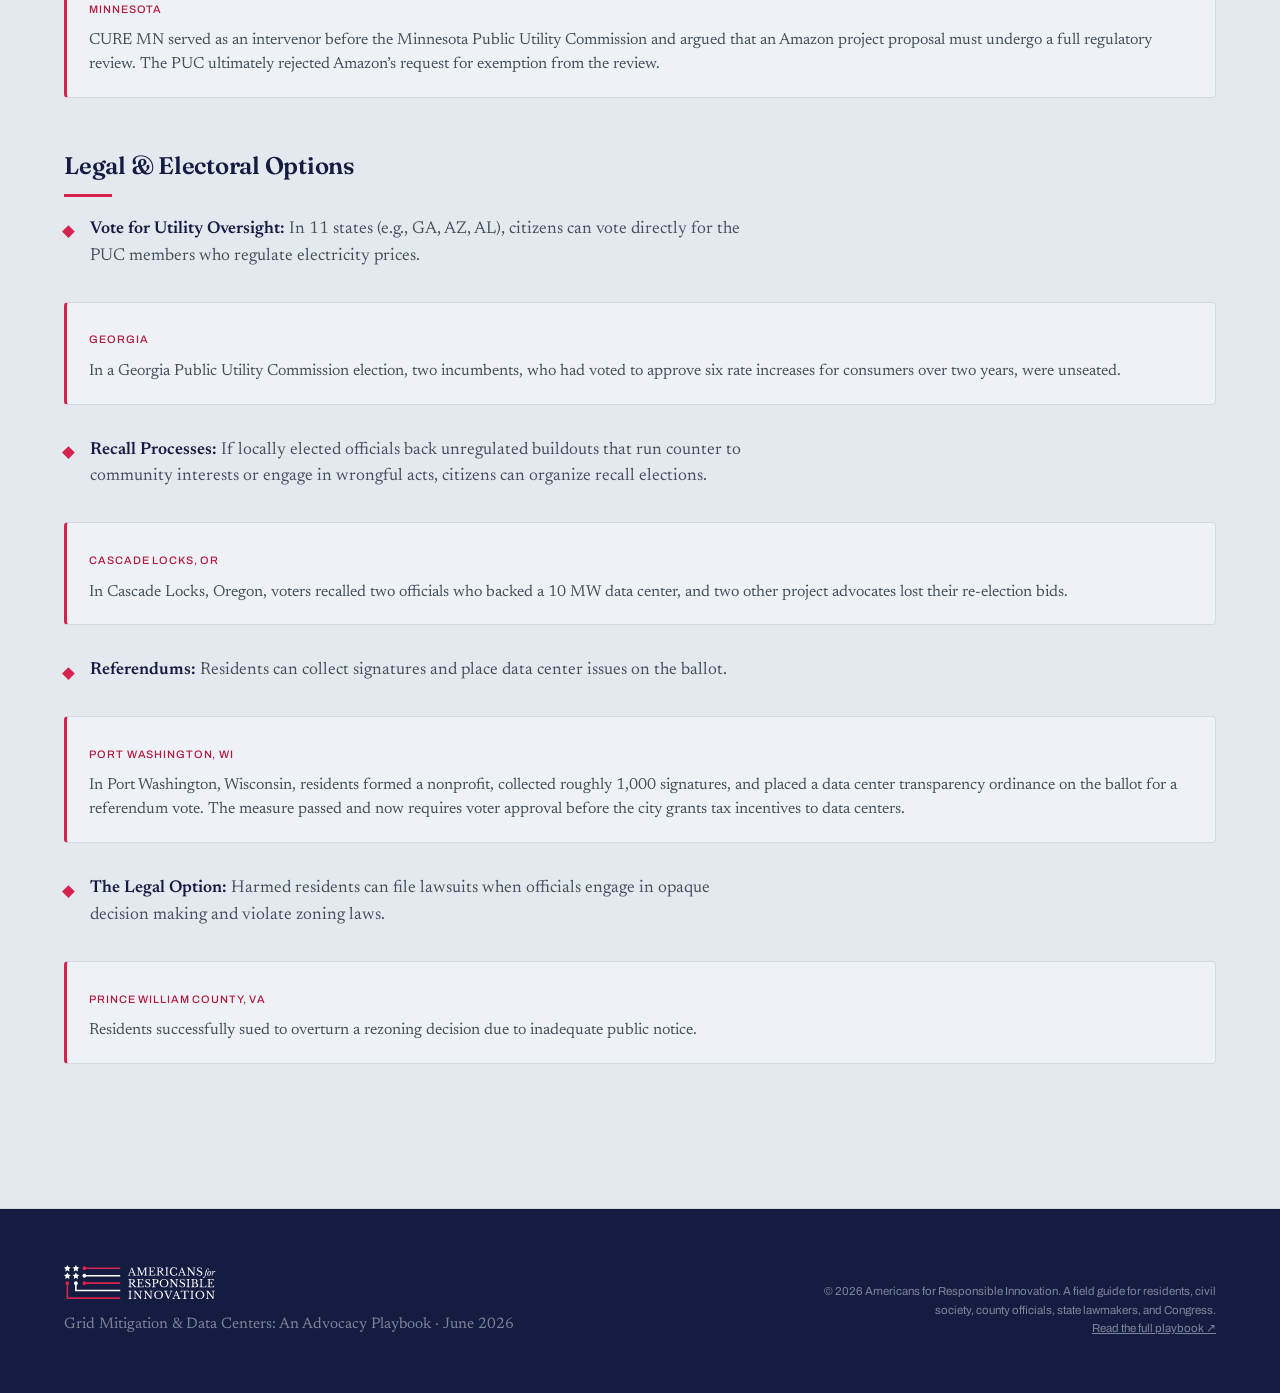
<file: guides.html>
<!DOCTYPE html>
<html lang="en">
<head>
  <meta charset="UTF-8" />
  <meta name="viewport" content="width=device-width, initial-scale=1.0" />
  <!-- Google Analytics (GA4) -->
  <script async src="https://www.googletagmanager.com/gtag/js?id=G-MHRZ4NCW7C"></script>
  <script>
    window.dataLayer = window.dataLayer || [];
    function gtag(){dataLayer.push(arguments);}
    gtag('js', new Date());
    gtag('config', 'G-MHRZ4NCW7C');
  </script>
  <title>Advocacy Guides by Stakeholder — Grid Mitigation &amp; Data Centers</title>
  <meta name="description" content="Field guides for acting on data center development — for residents, county officials, state lawmakers, civil society organizations, and Congress. From Americans for Responsible Innovation." />
  <!-- Open Graph / Twitter share card -->
  <meta property="og:type" content="website" />
  <meta property="og:site_name" content="Behind the Build: Grid Mitigation &amp; Data Centers" />
  <meta property="og:url" content="https://datacenterplaybook.org/guides.html" />
  <meta property="og:title" content="Advocacy Guides by Stakeholder — Grid Mitigation &amp; Data Centers" />
  <meta property="og:description" content="Field guides for acting on data center development — for residents, county officials, state lawmakers, civil society organizations, and Congress. From Americans for Responsible Innovation." />
  <meta property="og:image" content="https://datacenterplaybook.org/images/social-card.png" />
  <meta property="og:image:width" content="1200" />
  <meta property="og:image:height" content="630" />
  <meta property="og:image:alt" content="Behind the Build: Grid Mitigation &amp; Data Centers — an advocacy playbook from Americans for Responsible Innovation" />
  <meta name="twitter:card" content="summary_large_image" />
  <meta name="twitter:title" content="Advocacy Guides by Stakeholder — Grid Mitigation &amp; Data Centers" />
  <meta name="twitter:description" content="Field guides for acting on data center development — for residents, county officials, state lawmakers, civil society organizations, and Congress. From Americans for Responsible Innovation." />
  <meta name="twitter:image" content="https://datacenterplaybook.org/images/social-card.png" />
  <link rel="preconnect" href="https://fonts.googleapis.com" />
  <link rel="preconnect" href="https://fonts.gstatic.com" crossorigin />
  <link href="https://fonts.googleapis.com/css2?family=Archivo:wght@400;500;600;700&family=Fraunces:ital,opsz,wght@0,9..144,300..900;1,9..144,400..700&family=Newsreader:ital,opsz,wght@0,6..72,300..600;1,6..72,300..500&display=swap" rel="stylesheet" />
  <link rel="stylesheet" href="styles.css?v=22" />
</head>
<body>
  <div class="progress" id="progress" aria-hidden="true"></div>

  <!-- ARI duotone filter (navy shadows → cool-light highlights) -->
  <svg width="0" height="0" style="position:absolute" aria-hidden="true" focusable="false">
    <filter id="duo-amber" color-interpolation-filters="sRGB">
      <feColorMatrix type="matrix" values="0.299 0.587 0.114 0 0  0.299 0.587 0.114 0 0  0.299 0.587 0.114 0 0  0 0 0 1 0" />
      <feComponentTransfer>
        <feFuncR type="table" tableValues="0.082 0.870" />
        <feFuncG type="table" tableValues="0.110 0.895" />
        <feFuncB type="table" tableValues="0.259 0.965" />
      </feComponentTransfer>
    </filter>
  </svg>

  <header class="topbar">
    <div class="container topbar-inner">
      <a class="org" href="https://ari.us" target="_blank" rel="noopener"><img src="images/ari-logo-navy.svg" alt="Americans for Responsible Innovation" /></a>
      <nav class="section-nav" aria-label="Primary">
        <a href="guides.html?guide=citizens">Residents</a>
        <a href="guides.html?guide=county">County</a>
        <a href="guides.html?guide=state">State</a>
        <a href="guides.html?guide=cso">Organizers</a>
        <a href="guides.html?guide=federal">Federal</a>
        <a href="playbook.html" class="nav-pb">Playbook</a>
        <a href="sources.html">Sources</a>
        <a href="index.html" class="nav-home">Home</a>
      </nav>
    </div>
  </header>

  <main id="top">
    <!-- ░░ ROLE HERO (image swaps with the active guide) ░░ -->
    <section class="guide-hero">
      <img class="hero-photo" id="guide-hero-photo" src="images/family.jpg" alt="" aria-hidden="true" />
      <div class="hero-scrim" aria-hidden="true"></div>
      <div class="container">
        <a class="back-home" href="index.html">← Home</a>
        <header class="section-head">
          <p class="section-label"><span class="num">§</span> Field Guides</p>
          <h2 class="section-title">Advocacy Guides<br />by Stakeholder.</h2>
          <p class="section-intro">Successful advocacy for responsible data center
          construction takes different shapes for different stakeholders. Our guides share
          tools to be an effective advocate for responsible policy and maximized benefits,
          complete with examples of how other stakeholders have used these tactics to
          effectuate change. Take a moment to review the guide that’s relevant to your
          community.</p>
        </header>
      </div>
    </section>

    <section class="section section-alt" id="guides">
      <div class="container">
        <div class="tabs" role="tablist" aria-label="Advocacy guides">
          <button class="tab is-active" role="tab" aria-selected="true" data-tab="citizens">Residents</button>
          <button class="tab" role="tab" aria-selected="false" data-tab="county">County Officials</button>
          <button class="tab" role="tab" aria-selected="false" data-tab="state">State Lawmakers</button>
          <button class="tab" role="tab" aria-selected="false" data-tab="cso">Civil Society Organizations</button>
          <button class="tab" role="tab" aria-selected="false" data-tab="federal">Federal Levers</button>
        </div>

        <!-- COUNTY -->
        <div class="panel" role="tabpanel" data-panel="county" hidden>
          <p class="panel-lead">County officials wield significant authority over data
          center development through zoning, permitting, moratoriums, and standards on
          noise levels and energy use.</p>
          <p class="guide-dl"><a class="dl-btn" href="pdf/field-guide-county-officials.pdf?v=12" download="field-guide-county-officials.pdf"><svg viewBox="0 0 24 24" fill="none" stroke="currentColor" stroke-width="2" stroke-linecap="round" stroke-linejoin="round"><path d="M12 3v12M7 10l5 5 5-5M5 20h14"/></svg>Download the County Officials guide (PDF)</a></p>

          <h4 class="play-group">Secure Smart Siting</h4>
          <ul class="plays">
            <li><b>Optimize Existing Assets:</b> Externalities such as diesel backup
            generators, noise, design, and 24/7 lighting are common flashpoints for local
            communities and can lead to lawsuits and opposition. Prioritize development on
            pre-zoned industrial, commercial, or brownfield sites to reduce litigation and
            infrastructure friction.</li>
            <li><b>Use Appropriate Approvals:</b> Shift from automatic “by-right” approvals
            to “special-use” permits to ensure the public has a voice in projects and
            secures the best possible terms for residents.</li>
            <li><b>Secure Neighborhood Character:</b> Require developers to fully enclose
            cooling and ventilation systems and screen mechanical equipment from view to
            maintain local aesthetic and property value near residential zones.</li>
            <li><b>Siting for Grid Stability:</b> Demand grid reliability assessments before
            granting permits.</li>
            <li><b>Use Temporary Pauses:</b> Implement temporary moratoriums to create the
            political space to develop lasting ordinances that protect communities and to
            update outdated regulations.</li>
          </ul>
          <div class="field-notes">
            <article class="note"><span class="note-tag">Sterling Heights, MI</span>
            <p>The Sterling Heights, MI City Council unanimously voted to pause new data
            center developments for one year. Officials noted that existing zoning
            restrictions (written in 1978) no longer reflect the demands of modern computing
            infrastructure, prompting planning and legal staff to use the moratorium period
            to study and develop updated regulations.</p></article>
          </div>

          <h4 class="play-group">Mandate Transparency</h4>
          <ul class="plays">
            <li><b>Standardized Disclosure:</b> To better understand local impacts, require
            data center developers to provide clear, non-aggregated data on predicted energy
            demand, backup energy systems, flexible load assurance, and contingency plans in
            case of power delivery interruptions.</li>
            <li><b>Avoid Secrecy:</b> Refrain from agreeing to or allowing NDAs. Instead,
            maintain transparency and trust with constituents, mitigating data center
            development aversion.</li>
            <li><b>Implement Sunshine Periods:</b> Adopt mandatory public review periods
            before public bodies vote on projects covered by NDAs.</li>
          </ul>
          <div class="field-notes">
            <article class="note"><span class="note-tag">Pima County, AZ</span>
            <p>Pima County, AZ, instituted a 90-day sunshine period after Project Blue NDAs
            were uncovered and received public backlash. The sunshine period aims to increase
            transparency and public knowledge of proposed data centers. The county also
            capped economic development NDA terms at two years and now requires that a list
            of active NDAs for economic development projects be provided to the Board of
            Supervisors quarterly.</p></article>
          </div>
          <ul class="plays">
            <li><b>Amplify Public Forum Messaging:</b> Public engagement allows for informed
            constituents and democratic participation; it eliminates backend opposition and
            public distrust. Local officials should use communications tools to publicize
            local forums, including public budget hearings and citizens’ assemblies, to
            increase citizens’ awareness of avenues for reform. Forums can inform communities
            about the benefits of data center development and allow officials to explain how
            they have mitigated externalities and maximized community benefits.</li>
            <li><b>Follow Generally Accepted Accounting Principles:</b> Publicly disclose
            local tax abatement revenue losses to data centers under the Governmental
            Accounting Standards Board’s (GASB) Statement No. 77 on Tax Abatement Disclosures
            in an Annual Comprehensive Financial Report (ACFR) for economic development
            projects.</li>
          </ul>

          <h4 class="play-group">Optimize Incentives</h4>
          <ul class="plays">
            <li><b>Know Your Worth:</b> In high-demand data center clusters (with lower-cost
            energy, a skilled workforce, fiber-optic connectivity, pre-zoned land, and
            proximity to metropolitan areas), county officials have the leverage to raise
            taxes on computer equipment and peripherals or to remove existing exemptions,
            securing higher revenues to fund communities.</li>
          </ul>
          <div class="field-notes">
            <article class="note"><span class="note-tag">Prince William County, VA</span>
            <p>In Prince William County, VA, the Board of County Supervisors raised the
            computer and peripheral tax rates from $2.15 to $4.15 per $100 of assessed value
            from 2024 to 2026.</p></article>
          </div>
          <ul class="plays">
            <li><b>Protect Residential Electricity Consumers:</b> Ensure rates protect
            residents from bearing the up-front costs of transmission, grid capacity
            upgrades, and stranded asset contingency funding.</li>
            <li><b>Review Underperforming Incentives:</b> Periodically assess whether data
            center tax exemptions (e.g., property taxes) provide a balanced return on
            investment compared to the community costs they impose.</li>
          </ul>
          <div class="field-notes">
            <article class="note"><span class="note-tag">Prince William County, VA</span>
            <p>Prince William County, VA, Board of County Supervisors commissioned a “Data
            Center Fiscal Impact Analysis,” a cost-benefit analysis of data center revenue
            versus expenditures. The report concluded that the data center industry is a
            local “net benefit.”</p></article>
          </div>
          <ul class="plays">
            <li><b>Lobby the State:</b> Employ state legislative lobbyists to repeal
            unproductive state tax exemptions for data centers to increase county funds that
            flow from the state revenue.</li>
          </ul>
          <div class="field-notes">
            <article class="note"><span class="note-tag">Pima County, AZ</span>
            <p>The Pima County, AZ Board of Supervisors voted to direct the state legislative
            lobbyist to advocate on the county’s behalf to eliminate state and local tax
            exemptions on data center equipment.</p></article>
          </div>

          <h4 class="play-group">Ensure Quality of Life Protections</h4>
          <ul class="plays">
            <li><b>Set Enforceable Development Thresholds:</b> Establish local limits for
            noise and residential protection distances from developments.</li>
            <li><b>Enforce Community Benefit Standards:</b> Use agreements with developers
            that mandate and enforce minimum tax payments and local hiring standards in
            exchange for subsidies. Establish Community Benefit Agreements (CBAs) with local
            buy-in and input.</li>
          </ul>
          <div class="field-notes">
            <article class="note"><span class="note-tag">West Des Moines, IA</span>
            <p>West Des Moines, Iowa, officials struck a deal with Microsoft, securing
            commitments that its data centers will run entirely on renewable energy and
            generate over $2 billion in tax revenue.</p></article>
          </div>
          <ul class="plays">
            <li><b>Translate Technical Impacts:</b> Before approval, require the scale of
            power demand to be translated into meaningful local terms (e.g., as a percentage
            of total local power consumption) so that residents can understand the measurable
            footprint of the data center.</li>
          </ul>
          <p class="resources"><b>Additional Resources:</b> Data Center Regulation Tracker ·
          Database of Emerging Large-Load Tariffs</p>
        </div>

        <!-- STATE -->
        <div class="panel" role="tabpanel" data-panel="state" hidden>
          <p class="panel-lead">State lawmakers hold the highest level of authority to
          regulate utility mandates, design tax incentives, and establish permanent reforms
          that protect ratepayers while ensuring responsible industrial growth.</p>
          <p class="guide-dl"><a class="dl-btn" href="pdf/field-guide-state-lawmakers.pdf?v=12" download="field-guide-state-lawmakers.pdf"><svg viewBox="0 0 24 24" fill="none" stroke="currentColor" stroke-width="2" stroke-linecap="round" stroke-linejoin="round"><path d="M12 3v12M7 10l5 5 5-5M5 20h14"/></svg>Download the State Lawmakers guide (PDF)</a></p>

          <h4 class="play-group">Codify Grid Stability &amp; Ratepayer Protections</h4>
          <p class="play-note">Unregulated data center growth can strain the grid and
          socialize infrastructure costs across all residential users. Lawmakers can act to
          ensure data centers pay their fair share.</p>
          <ul class="plays">
            <li><b>Create Advisory Boards:</b> Establish expert-led advisory boards to guide
            lawmakers on policies aligned with their business and constituent goals.</li>
          </ul>
          <div class="field-notes">
            <article class="note"><span class="note-tag">Oregon</span>
            <p>Oregon’s governor created a Data Center Advisory Committee to develop policy
            recommendations on data center expansion, balancing the state’s “Prosperity
            Roadmap” with ratepayer affordability and the protection of forests and
            farmland.</p></article>
          </div>
          <ul class="plays">
            <li><b>Implement Grid Impact Assessments:</b> Mandate standardized grid impact
            assessments for any interconnection request exceeding a specified threshold to
            mitigate the risk of cascading failures or blackouts.</li>
            <li><b>Determine Cost Causation:</b> Authorize public utility commissions (PUCs)
            to assess and publish how the costs of new data center loads will result in cost
            shifts for other utility customers.</li>
          </ul>
          <div class="field-notes">
            <article class="note"><span class="note-tag">California · SB 57</span>
            <p>California’s SB57 allows the PUC to evaluate whether data center energy costs
            are being shifted onto other utility customers, with findings reported to relevant
            legislative committees and posted publicly on the commission’s website.</p></article>
          </div>
          <ul class="plays">
            <li><b>Recover Capacity and Infrastructure Costs:</b> Assign recovery rates to
            the large-load customers that are increasing generation capacity and grid
            modernization costs. Use trackers, such as the <a href="https://sepapower.org/large-load-tariffs-database/" target="_blank" rel="noopener">Database
            of Emerging Large-Load Tariffs</a>, to find examples of similar regulations.</li>
          </ul>
          <div class="field-notes">
            <article class="note"><span class="note-tag">Virginia · HB 1393</span>
            <p>Virginia’s HB1393 would direct Dominion Energy to petition the State
            Corporation Commission to establish rates recovering increased generating
            capacity costs, requiring customers with 25MW or more in demand and a 75%
            electric load factor to bear those costs (excluding qualifying non-data center
            customers).</p></article>
            <article class="note"><span class="note-tag">Virginia · HB 503</span>
            <p>Virginia’s HB503 would require that any generation, transmission, or fuel
            costs that would not have been incurred but for the demand of data centers be
            recovered solely from data center customers (with a peak demand of 100 MW or
            greater).</p></article>
          </div>

          <h4 class="play-group">Plan for Contingencies</h4>
          <p class="play-note">If hyperscalers or developers abandon a project after
          utilities upgrade the energy infrastructure, the “ghost site” costs can fall on
          local ratepayers.</p>
          <ul class="plays">
            <li><b>Establish Stranded Asset Contingency Funding:</b> Pass legislation
            requiring developers to provide financial assurances or “contingency funding”
            before construction begins to cover infrastructure costs if the project is
            abandoned or if the limited liability company (LLC) is unable to follow
            through with commitments on development.</li>
          </ul>
          <div class="field-notes">
            <article class="note"><span class="note-tag">South Carolina · SB 867</span>
            <p>South Carolina SB867 would establish a Data Center Development Office to
            oversee a tiered permitting process based on energy load, shifting much of the
            siting authority from local counties to the state while mandating strict noise
            mitigation and decommissioning standards.</p></article>
          </div>
          <p class="play-note">Many AI data centers are not “flexible loads,” so they cannot
          automatically adjust consumption to help balance the grid.</p>
          <ul class="plays">
            <li><b>Define Flexible Load Standards:</b> Establish state-level requirements for
            data centers to qualify as “flexible loads,” requiring the ability to raise or
            lower power consumption in response to grid needs without degrading their own
            operations.</li>
            <li><b>Incentivize “Temporal Flexibility:”</b> Encourage AI data centers to shift
            their energy-intensive workloads to off-peak hours or periods of high renewable
            availability.</li>
          </ul>
          <div class="field-notes">
            <article class="note"><span class="note-tag">9 states + D.C. → PJM</span>
            <p>A bipartisan group of state legislators from nine states and D.C. submitted a
            letter to PJM, demanding that data centers joining the regional grid be subject
            to interruptible service, so PJM can force them to stop using electricity during
            peak demand.</p></article>
          </div>

          <h4 class="play-group">Maximize Benefits</h4>
          <p class="play-note">Data centers are among the most subsidized industries, often
          at a high cost-per-job ratio. States should restructure these deals to ensure they
          deliver a balanced return on investment.</p>
          <ul class="plays">
            <li><b>Freeze or Restructure Underperforming Exemptions:</b> Audit existing sales
            and use tax exemptions. If benefits granted to data center developments do not
            proportionally increase local tech jobs and revenues, consider freezing
            eligibility, narrowing the scope of exemptions, raising sales taxes, or repealing
            the incentives altogether.</li>
            <li><b>Tie Incentives to Community-Enhancing Standards and Long-Term
            Commitments:</b> Make tax exemptions contingent upon strict employment quotas,
            specific wage thresholds, environmental baselines for on-site generation, and
            commitments to remain in operation for 20 or more years.</li>
            <li><b>Support Community Benefit Agreements (CBAs):</b> Create legal frameworks
            that encourage or require developers to enter into CBAs, ensuring enforceable
            commitments for local hiring, job quality standards (e.g., above market wages and
            paid family leave), apprenticeship programs, infrastructure investments, and
            environmental safeguards.</li>
            <li><b>Unlock Industry Development:</b> Make siting agreements contingent on
            investments in the state’s technology ecosystem, including compute donations to
            local universities, R&amp;D partnerships, and support for AI startup
            intermediaries.</li>
          </ul>
          <div class="field-notes">
            <article class="note"><span class="note-tag">New Jersey</span>
            <p>CoreWeave is building data centers in New Jersey; simultaneously, the company
            co-founded Princeton University’s NJ AI Hub and worked with the New Jersey
            Economic Development Authority to invest $20 million into the Hub’s emerging
            startups.</p></article>
            <article class="note"><span class="note-tag">New Jersey</span>
            <p>In 2025, New Jersey passed legislation offering AI companies up to $250 million
            in tradable tax incentives in exchange for making similarly sized investments in
            New Jersey’s tech ecosystem.</p></article>
          </div>
          <ul class="plays">
            <li><b>Generate Wealth for Residents:</b> Enable communities to co-invest in new
            developments and derive profits from successful buildouts.</li>
          </ul>
          <div class="field-notes">
            <article class="note"><span class="note-tag">Alaska · North Dakota</span>
            <p>Residents of Alaska and North Dakota have received direct payments from oil
            revenues through state-operated entities, including the Alaska Permanent Fund and
            the North Dakota Legacy Fund.</p></article>
            <article class="note"><span class="note-tag">New Mexico</span>
            <p>New Mexico created a $7 billion fund for universal childcare, using endowment
            revenues from the oil and gas industry.</p></article>
          </div>

          <h4 class="play-group">Mandate Transparency</h4>
          <p class="play-note">The use of Non-Disclosure Agreements (NDAs) and the lack of
          standardized energy consumption reporting leave regulators and the public “flying
          blind” regarding the true footprint of these facilities.</p>
          <ul class="plays">
            <li><b>Prohibit NDAs:</b> Ban state and municipal government officials from
            entering into non-disclosure agreements tied to data center projects, ensuring
            public and legislative scrutiny of all contract details.</li>
          </ul>
          <div class="field-notes">
            <article class="note"><span class="note-tag">New York · SB 373</span>
            <p>New York SB373 would prohibit the state and its public authorities from
            entering confidentiality and non-disclosure agreements “pertaining to economic
            development.”</p></article>
            <article class="note"><span class="note-tag">Kentucky · HB 544</span>
            <p>Kentucky HB544 would prohibit utilities from providing services to data centers
            with &gt;100 MW of contracted load without the PSC approving a tariff or contract.
            All new infrastructure costs must be assigned to the data center, and other
            customer classes must not face adverse impacts on energy prices.</p></article>
          </div>
          <ul class="plays">
            <li><b>Require Resource Reporting:</b> Require data center owners to report
            standardized, non-aggregated data on energy consumption and total pollutant
            emissions.</li>
            <li><b>Follow Generally Accepted Accounting Principles:</b> Publicly disclose
            state tax abatement revenue losses to data centers under the Governmental
            Accounting Standards Board’s (GASB) Statement No. 77 on Tax Abatement Disclosures
            in an Annual Comprehensive Financial Report (ACFR) for economic development
            projects.</li>
            <li><b>Publicize Secured Commitments:</b> Launch online dashboards to publicize
            the commitments that state and local governments secured from data center
            developers, including capital and community investments, jobs, and wage and
            benefit agreements.</li>
          </ul>
          <div class="field-notes">
            <article class="note"><span class="note-tag">Nevada</span>
            <p>Nevada publishes data center projects’ promised jobs, wages, and
            subsidies.</p></article>
            <article class="note"><span class="note-tag">Illinois</span>
            <p>Illinois discloses select aggregate data on data center projects across the
            state, including the total number of jobs created and company applications for
            incentive programs.</p></article>
          </div>
          <p class="resources"><b>Additional Resources:</b> Data Center Regulation Tracker ·
          Database of Emerging Large-Load Tariffs · Multistate.ai</p>
        </div>

        <!-- CSO -->
        <div class="panel" role="tabpanel" data-panel="cso" hidden>
          <p class="panel-lead">CSOs provide the specialized legal, technical, and regulatory
          expertise that individual citizens often lack. They can serve as effective
          advocates for responsible data center buildouts.</p>
          <p class="guide-dl"><a class="dl-btn" href="pdf/field-guide-civil-society.pdf?v=12" download="field-guide-civil-society.pdf"><svg viewBox="0 0 24 24" fill="none" stroke="currentColor" stroke-width="2" stroke-linecap="round" stroke-linejoin="round"><path d="M12 3v12M7 10l5 5 5-5M5 20h14"/></svg>Download the Civil Society guide (PDF)</a></p>

          <h4 class="play-group">Identify Risks &amp; Leverage Points</h4>
          <ul class="plays">
            <li><b>Unpermitted Infrastructure:</b> Monitor data center energy assets, such as
            natural gas turbines, which operate without permits or leave communities with
            unmitigated externalities.</li>
            <li><b>Inadequate Cost-Benefit Analysis:</b> Use the organization’s resources to
            produce independent analyses on the costs and benefits communities will face as a
            result of buildouts.</li>
          </ul>
          <div class="field-notes">
            <article class="note"><span class="note-tag">Oregon</span>
            <p>The Oregon Citizens Utility Board (CUB) conducted an independent analysis, which
            revealed that PGE planned to allocate 34-45% of new supply and transmission costs
            to households despite data centers driving the demand. CUB accused PGE of
            circumventing Oregon’s POWER Act, requiring the PUC to make a final decision on the
            matter.</p></article>
          </div>
          <ul class="plays">
            <li><b>Technical Translation:</b> Articulate complex impacts–such as how
            transmission upgrades affect energy rates or how 24/7 operations impact local
            noise and pollutant standards–into clear terms for citizens and government
            officials.</li>
          </ul>

          <h4 class="play-group">Master Technical Foundations</h4>
          <ul class="plays">
            <li><b>Commission Expert Studies:</b> Fund independent public health, externality,
            and cost analyses to examine the effects of co-located power plants, onsite
            generators, and infrastructure upgrade costs on local citizens.</li>
          </ul>
          <div class="field-notes">
            <article class="note"><span class="note-tag">South Memphis, TN</span>
            <p>The South Memphis, Tennessee xAI Colossus data center campus operated 20
            unpermitted gas turbines and consumed double its permitted capacity. A CSO
            commissioned independent flyovers after residents reported gas smells. TIME
            Magazine journalists also commissioned an independent analysis that revealed a 79%
            spike in peak pollutants near the facility.</p></article>
          </div>
          <ul class="plays">
            <li><b>Monitor Legislative Trends:</b> Track state bills, such as South Carolina’s
            H4583, which aim to assign new infrastructure costs to the data centers rather
            than the public.</li>
            <li><b>Analyze Data Centers’ Energy Use Metrics:</b> Investigate data centers’
            reliance on outdated metrics, such as Power Usage Effectiveness (PUE), which fail
            to capture how facility components, such as IT equipment efficiency and cooling
            infrastructure, strain local energy resources.</li>
          </ul>

          <h4 class="play-group">Ask Questions</h4>
          <ul class="plays qlist">
            <li>Have the relevant utilities and public utility commissions conducted
            cost-causation analyses to determine who is bearing the costs of transmission and
            grid upgrades for data center buildouts?</li>
            <li>Are new data centers classified as “flexible loads,” and if not, what
            contingency plans exist in case multiple facilities simultaneously disconnect
            during peak demand?</li>
            <li>Which data collection tools are available to conduct open-source intelligence
            analysis on data center developments?</li>
            <li>How can state freedom of information laws be used to surface data center
            contracts, tax incentive agreements, and non-disclosure agreements?</li>
            <li>How can community benefit agreements (CBAs) be structured to enforce
            commitments, including local hiring, energy use, and public service funding?</li>
          </ul>

          <h4 class="play-group">Formally Intervene</h4>
          <ul class="plays">
            <li><b>Secure Intervenor Status:</b> File as a formal intervenor in public utility
            commission (PUC) proceedings. Intervenors have the right to cross-examine witnesses
            and to submit expert testimony as recognized parties, formally amplifying local
            communities’ voices, and ensuring customers receive the safe, reliable, and
            affordable service they are entitled to.</li>
          </ul>
          <div class="field-notes">
            <article class="note"><span class="note-tag">Virginia</span>
            <p>Virginia’s Piedmont Environmental Council intervened in a state rate-setting
            case, submitting expert analyses on transmission costs and data center-driven
            infrastructure spending. This intervention led to a State Corporation Commission
            (SCC) ruling acknowledging that data centers are driving massive costs for grid
            infrastructure, potentially subsidized by ratepayers.</p></article>
          </div>

          <h4 class="play-group">Empower Communities</h4>
          <ul class="plays">
            <li><b>Draft Community Benefit Agreements:</b> Help local groups negotiate CBAs
            that include specific, enforceable commitments for local hiring, noise limits,
            community investments, upfront financial commitments for grid upgrades, and
            contingency funds in case of project abandonment.</li>
            <li><b>Develop Coalitions:</b> Form coalitions with organizations that are aligned
            on specific issues to maximize advocacy impact.</li>
            <li><b>Coordinate Public Record Requests:</b> Leverage state-level freedom of
            information laws to request project documentation, identify stakeholders, and
            ensure communities have the necessary information to make informed decisions about
            proposed developments.</li>
          </ul>
          <div class="field-notes">
            <article class="note"><span class="note-tag">Arizona</span>
            <p>Arizona Luminaria made a public records request and revealed that the final user
            for a Project Blue data center campus was Amazon Web Services (AWS). Under the NDA,
            the county agreed not to share the name and, if prompted, to give AWS 10 days’
            notice to allow AWS to seek protective orders in court.</p></article>
          </div>
          <p class="resources"><b>Additional Resources:</b> Data Center Regulation Tracker ·
          Database of Emerging Large-Load Tariffs · Community Benefit Agreements · Heatmap</p>
        </div>

        <!-- CITIZENS -->
        <div class="panel is-active" role="tabpanel" data-panel="citizens">
          <p class="panel-lead">How to ensure new data centers bring benefits to
          communities.</p>
          <p class="guide-dl"><a class="dl-btn" href="pdf/field-guide-residents.pdf?v=12" download="field-guide-residents.pdf"><svg viewBox="0 0 24 24" fill="none" stroke="currentColor" stroke-width="2" stroke-linecap="round" stroke-linejoin="round"><path d="M12 3v12M7 10l5 5 5-5M5 20h14"/></svg>Download the Residents guide (PDF)</a></p>

          <h4 class="play-group">Know the Risks</h4>
          <p class="play-note"><b>Watch for Red Flags:</b></p>
          <ul class="subplays">
            <li>Unregulated data center externalities, such as noise, emissions, 24/7
            lighting, and exposed mechanical equipment, in residential and agricultural
            zones.</li>
            <li>Local or state incentives for data centers that lock in long-term tax
            concessions, such as property tax exemptions (which would impact public services,
            such as K-12 education funding).</li>
            <li>The risk of “phantom load” or stranded assets if a developer abandons a
            project after the utility has already invested in upgrades can lead to increased
            residential energy costs.</li>
          </ul>
          <ul class="plays">
            <li><b>Keep in Mind:</b> Data center facilities can bring local benefits, such as
            revenue, reduced taxes, community public service funds, expanded digital access,
            employment, and workforce and AI training. Community benefit agreements (CBAs) are
            one way to ensure these commitments materialize.</li>
          </ul>

          <h4 class="play-group">Get the Facts</h4>
          <ul class="plays">
            <li><b>Use Public Records:</b> Data center deals often lack transparency, but most
            U.S. state laws allow citizens to request records, such as non-disclosure
            agreements (NDAs).</li>
          </ul>
          <div class="field-notes">
            <article class="note"><span class="note-tag">Pima County, AZ</span>
            <p>In Pima County, AZ, a public records request revealed that the final user for a
            Project Blue data center campus was Amazon Web Services (AWS). The records revealed
            an NDA in which the county agreed not to share the name, and, if prompted, to give
            AWS 10 days’ notice to allow them to seek protective orders in court.</p></article>
          </div>
          <ul class="plays">
            <li><b>Leverage Expert Help:</b> Reach out to Civil Society Organizations (CSOs) to
            obtain a cost-benefit analysis of the project and determine if it will increase
            energy rates for the average ratepayer.</li>
          </ul>
          <div class="field-notes">
            <article class="note"><span class="note-tag">South Memphis, TN</span>
            <p>The South Memphis, Tennessee xAI Colossus data center campus operated 20
            unpermitted gas turbines and consumed double its permitted capacity. A civil
            society organization commissioned independent flyovers after residents reported gas
            smells. After nearby residents reported their respiratory symptoms to journalists, a
            TIME Magazine-commissioned independent analysis revealed a 79% spike in peak
            pollutant levels near the facility.</p></article>
          </div>
          <ul class="plays">
            <li><b>Adopt Proven Strategies:</b> Use online trackers, such as
            <a href="https://datacentertracker.org" target="_blank" rel="noopener">datacentertracker.org</a>
            and the <a href="https://www.steptoe.com/en/data-center-regulation-tracker.html" target="_blank" rel="noopener">Data
            Center Regulation Tracker</a>, to see what’s happening nearby and throughout the
            country to find examples of effective advocacy strategies.</li>
          </ul>

          <h4 class="play-group">Participate in the Process</h4>
          <p class="play-note"><b>Ask for Transparency:</b></p>
          <ul class="subplays">
            <li>Demand transparency on the incentives data centers received. Ask local
            officials (Planning Commissions, City Councils, Public Utility Commissions) for a
            breakdown of contract agreements and tax exemptions before any vote occurs.</li>
            <li>Use city council or town board meetings, public hearings, state legislative
            public hearings, and public comment periods.</li>
            <li>Voice concerns at state Public Utility Commissions (PUC) rate case proceedings
            (the formal regulatory forums where the cost impacts of data center infrastructure
            are debated).</li>
          </ul>
          <p class="play-fyi"><i>FYI:</i> PUCs act as quasi-judicial mediators between
          providers and the public to ensure customers receive safe, reliable, and affordable
          service.</p>
          <p class="play-note"><b>Ask Questions:</b></p>
          <ul class="subplays qlist">
            <li>Who is responsible for the cost of transmission and grid upgrades at the
            outset?</li>
            <li>What is the contingency plan if multiple facilities suddenly disconnect and
            strain the grid?</li>
            <li>Are developers paying upfront costs in case hyperscalers (Google, Meta, Amazon)
            do not use the facility after it is built?</li>
            <li>Have county officials proposed Community Benefit Agreements (CBAs)?</li>
            <li>What kinds of incentives have local governments granted to developers?</li>
          </ul>
          <ul class="plays">
            <li><b>Show up in Numbers:</b> A large presence at public hearings and thousands of
            signatures on petition platforms like Change.org provide a rationale for officials
            to consider community input.</li>
            <li><b>Organize:</b> Use social media groups and webpages to raise awareness. Form
            civil society organizations (CSOs), which can use internal resources to amplify
            individual voices.</li>
            <li><b>Formally Intervene:</b> Contact advocacy groups to serve as “intervenors” in
            public utility proceedings, which grants the right to cross-examine witnesses and
            submit expert testimony to Public Utility Commissions (PUCs).</li>
          </ul>
          <div class="field-notes">
            <article class="note"><span class="note-tag">Minnesota</span>
            <p>CURE MN served as an intervenor before the Minnesota Public Utility Commission
            and argued that an Amazon project proposal must undergo a full regulatory review.
            The PUC ultimately rejected Amazon’s request for exemption from the review.</p></article>
          </div>

          <h4 class="play-group">Legal &amp; Electoral Options</h4>
          <ul class="plays">
            <li><b>Vote for Utility Oversight:</b> In 11 states (e.g., GA, AZ, AL), citizens can
            vote directly for the PUC members who regulate electricity prices.</li>
          </ul>
          <div class="field-notes">
            <article class="note"><span class="note-tag">Georgia</span>
            <p>In a Georgia Public Utility Commission election, two incumbents, who had voted to
            approve six rate increases for consumers over two years, were unseated.</p></article>
          </div>
          <ul class="plays">
            <li><b>Recall Processes:</b> If locally elected officials back unregulated buildouts
            that run counter to community interests or engage in wrongful acts, citizens can
            organize recall elections.</li>
          </ul>
          <div class="field-notes">
            <article class="note"><span class="note-tag">Cascade Locks, OR</span>
            <p>In Cascade Locks, Oregon, voters recalled two officials who backed a 10 MW data
            center, and two other project advocates lost their re-election bids.</p></article>
          </div>
          <ul class="plays">
            <li><b>Referendums:</b> Residents can collect signatures and place data center
            issues on the ballot.</li>
          </ul>
          <div class="field-notes">
            <article class="note"><span class="note-tag">Port Washington, WI</span>
            <p>In Port Washington, Wisconsin, residents formed a nonprofit, collected roughly
            1,000 signatures, and placed a data center transparency ordinance on the ballot for
            a referendum vote. The measure passed and now requires voter approval before the
            city grants tax incentives to data centers.</p></article>
          </div>
          <ul class="plays">
            <li><b>The Legal Option:</b> Harmed residents can file lawsuits when officials
            engage in opaque decision making and violate zoning laws.</li>
          </ul>
          <div class="field-notes">
            <article class="note"><span class="note-tag">Prince William County, VA</span>
            <p>Residents successfully sued to overturn a rezoning decision due to inadequate
            public notice.</p></article>
          </div>
        </div>

        <!-- FEDERAL -->
        <div class="panel" role="tabpanel" data-panel="federal" hidden>
          <p class="panel-lead">While much of U.S. energy and AI infrastructure construction is
          regulated at the state and county levels, federal lawmakers have levers for securing
          a responsible nationwide data center buildout in support of their constituents.</p>
          <p class="guide-dl"><a class="dl-btn" href="pdf/field-guide-federal.pdf?v=12" download="field-guide-federal.pdf"><svg viewBox="0 0 24 24" fill="none" stroke="currentColor" stroke-width="2" stroke-linecap="round" stroke-linejoin="round"><path d="M12 3v12M7 10l5 5 5-5M5 20h14"/></svg>Download the Federal guide (PDF)</a></p>
          <p>
            Distinct state and local approaches to data center regulation and incentivization
            across the country have led to a race to the bottom, minimizing community benefits
            while maximizing hyperscaler gains. Even though many of the states in which data
            centers are currently clustered are the result of choices made by state and local
            governments, Congress faces increased constituent pressure to act, and twelve
            relevant bills were introduced between January 1, 2026 to March 31, 2026. This
            indicates an increased appetite for federal action to address these negative
            externalities, even though many of these siting decisions traditionally fall within
            state and local jurisdiction.
          </p>
          <p>
            There are substantive issues related to federalism at play on this issue, but
            members of Congress have a number of pre-existing federal authorities they could
            utilize to help bring relief to their constituents:
          </p>

          <h4 class="play-group">Authorities</h4>
          <ul class="plays">
            <li><b>The Energy Information Administration (EIA)</b> has information collection
            authorities for major energy consumption, and has launched pilots to start
            collecting information on data centers’ energy sources, electricity consumption, and
            cooling systems. The collection and publication of aggregated energy-use statistics
            can provide grid planners and lawmakers with insight into data center load behavior
            and utility needs. EIA also informs the public on energy-related concepts through
            “Energy Explained.”</li>
            <li><b>The Federal Energy Regulatory Commission (FERC)</b> regulates the wholesale
            interstate electricity market. FERC also has a statutory obligation to ensure all
            rates, charges, and jurisdiction of electric service are “just and reasonable,”
            though what constitutes these terms is mostly up to the Commissioners’ discretion and
            prevailing case law.</li>
            <li><b>The North American Electric Reliability Corporation (NERC)</b> could set
            mandatory reliability standards to address data center loads’ unique grid demand and
            novel load behavior. FERC would then approve these standards.</li>
            <li><b>The Department of Energy (DOE)</b> conducts research into data centers’ grid
            impacts; produces national resource adequacy and grid risk assessment reports;
            develops efficiency studies; protects the grid by serving as the Sector Risk
            Management Agency (SRMA) for energy; and, under recent executive orders, can select
            specific federal sites for AI data center construction and energy co-location.</li>
            <li><b>The Environmental Protection Agency (EPA)</b> can set pollution standards in
            accordance with existing laws, such as the Clean Air Act.</li>
            <li><b>The Nuclear Regulatory Commission (NRC)</b> licenses and oversees civilian
            nuclear reactors, which hyperscalers are increasingly considering as power sources
            for their data centers.</li>
          </ul>

          <h4 class="play-group">Areas for Potential Action</h4>
          <div class="ledger">
            <div class="ledger-row ledger-head"><div>Action</div><div>Description</div></div>
            <div class="ledger-row"><div class="ledger-term">Hyperscalers Pay for Infrastructure Upgrade Costs</div>
            <div>Condition federal tax benefits on states directing public utility commissions
            (PUCs) to allocate data center-driven transmission and grid modernization expenses
            directly to data centers; facilitate federal-local coordination to determine these
            costs.</div></div>
            <div class="ledger-row"><div class="ledger-term">Efficiency R&amp;D Co-Investments</div>
            <div>All data centers above a defined size and capacity threshold must co-invest in
            federal R&amp;D programs for liquid cooling, advanced power distribution, and
            low-power chip design as a near-term alternative to grid expansion.</div></div>
            <div class="ledger-row"><div class="ledger-term">Incentivize Buildouts in Industrial Zones</div>
            <div>Create a federal program to incentivize data center buildouts on commercial,
            industrial, brownfield, and disturbed land sites.</div></div>
            <div class="ledger-row"><div class="ledger-term">Enforceable Community Benefit Agreements (CBAs)</div>
            <div>Enforce CBAs that include (1) a revenue-sharing floor, (2) NDA restrictions, and
            (3) local labor and wage requirements.</div></div>
            <div class="ledger-row"><div class="ledger-term">Electricity-Consumption Reporting to Improve Forecasting</div>
            <div>Mandate public and federal disclosures on load behavior, energy consumption, and
            the prices paid for electricity consumed to inform operators’ grid monitoring and the
            DOE’s forecasting and demand models.</div></div>
            <div class="ledger-row"><div class="ledger-term">Flexible Load Requirements</div>
            <div>Incentivize states to pass laws and NERC to recommend rules that direct PUCs to
            enforce flexible load requirements across utilities, including commitments to backup
            generation or storage and the ability to disconnect during peak demand without
            compromising internal operations.</div></div>
            <div class="ledger-row"><div class="ledger-term">Opportunity Zones with Enforceable Commitments</div>
            <div>All Opportunity Zones must have enforceable CBAs (see above), with civil society
            organization (CSO) involvement to ensure communities benefit from buildouts.</div></div>
          </div>
        </div>
      </div>
    </section>

  </main>

  <footer class="site-footer">
    <div class="container footer-inner">
      <div>
        <p class="footer-org"><a href="https://ari.us" target="_blank" rel="noopener"><img src="images/ari-logo-white.svg" alt="Americans for Responsible Innovation" /></a></p>
        <p class="footer-sub">Grid Mitigation &amp; Data Centers: An Advocacy Playbook · June 2026</p>
      </div>
      <p class="footer-note">© <span id="year"></span> Americans for Responsible Innovation.
      A field guide for residents, civil society, county officials, state lawmakers, and Congress.
      <br /><a href="playbook.html" style="color:inherit;text-decoration:underline;">Read the full playbook ↗</a></p>
    </div>
  </footer>

  <script src="script.js?v=11"></script>
</body>
</html>
</file>
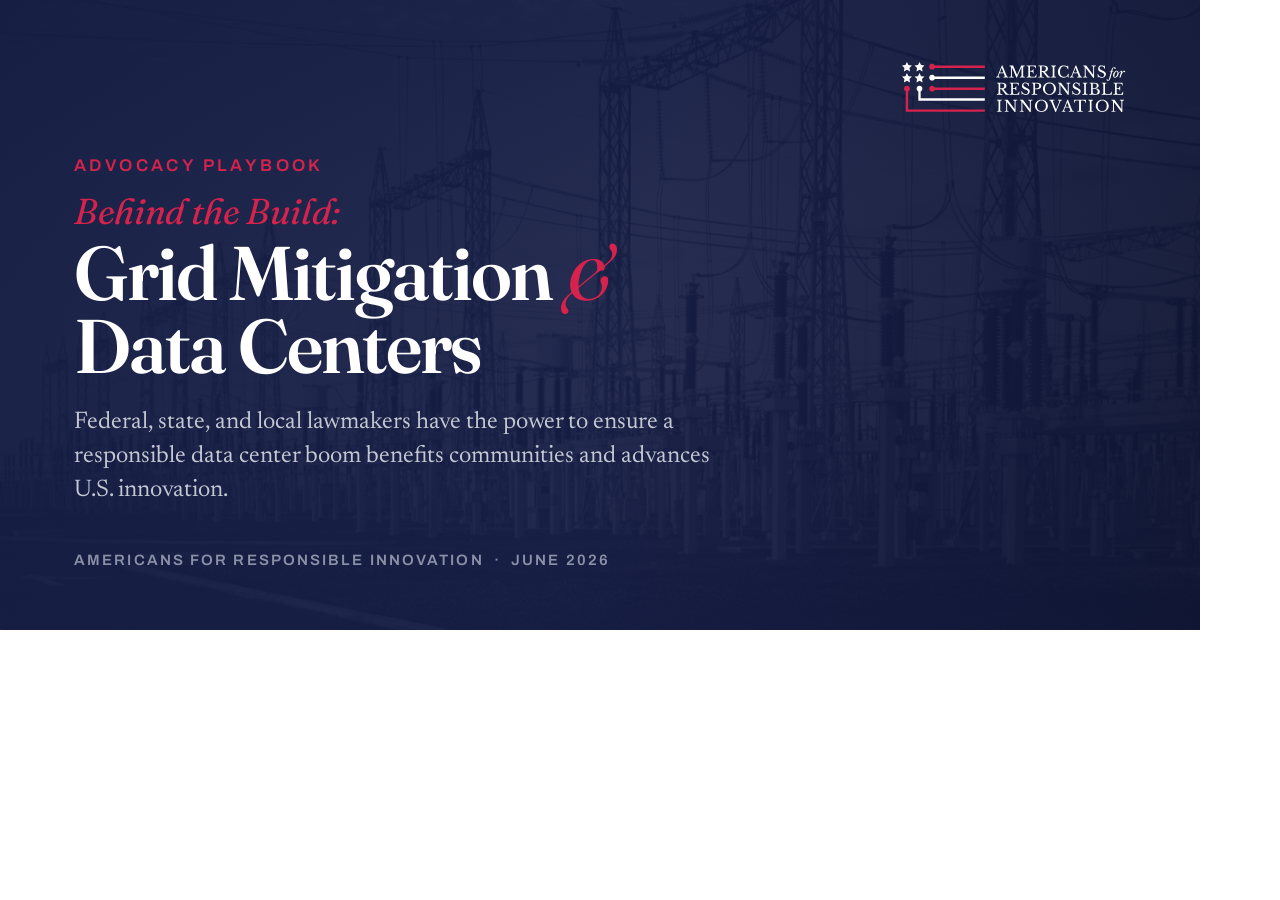
<file: og-card.html>
<!doctype html>
<!-- Source for images/social-card.png (the 1200x630 Open Graph share card).
     Regenerate: Chrome --headless --screenshot=images/social-card.png
     --window-size=1200,630 --hide-scrollbars og-card.html -->
<html lang="en">
<head>
<meta charset="utf-8">
<link rel="preconnect" href="https://fonts.googleapis.com">
<link rel="preconnect" href="https://fonts.gstatic.com" crossorigin>
<link href="https://fonts.googleapis.com/css2?family=Archivo:wght@400;500;600;700&family=Fraunces:ital,opsz,wght@0,9..144,300..900;1,9..144,400..700&family=Newsreader:ital,opsz,wght@0,6..72,300..600;1,6..72,300..500&display=swap" rel="stylesheet">
<style>
  * { margin:0; padding:0; box-sizing:border-box; }
  html,body { width:1200px; height:630px; overflow:hidden; }
  .card {
    position:relative; width:1200px; height:630px; background:#151C42;
    overflow:hidden; display:flex; flex-direction:column;
    padding:62px 74px; font-family:"Newsreader",Georgia,serif;
  }
  .bg { position:absolute; inset:0; width:100%; height:100%; object-fit:cover;
    opacity:.34; filter:url(#duo-amber); z-index:0; }
  .scrim { position:absolute; inset:0; z-index:1;
    background:linear-gradient(105deg, rgba(21,28,66,.92) 0%, rgba(21,28,66,.74) 52%, rgba(14,19,48,.86) 100%); }
  .row { position:relative; z-index:2; display:flex; }
  .top { justify-content:flex-end; }
  .logo { height:50px; width:auto; }
  .mid { position:relative; z-index:2; margin-top:auto; }
  .eyebrow { font-family:"Archivo",sans-serif; font-weight:600; font-size:17px;
    letter-spacing:.2em; text-transform:uppercase; color:#D6234D; margin-bottom:18px; }
  .series { display:block; font-family:"Fraunces",serif; font-style:italic; font-weight:400;
    font-size:36px; line-height:1; letter-spacing:-.01em; color:#D6234D; margin-bottom:8px; }
  h1 { font-family:"Fraunces",serif; font-weight:600; font-size:76px; line-height:.96;
    letter-spacing:-.025em; color:#fff; margin-bottom:22px; }
  h1 .amp { font-style:italic; font-weight:400; color:#D6234D; }
  .standfirst { font-family:"Newsreader",serif; font-size:24px; line-height:1.42;
    color:#c3c7d2; max-width:640px; }
  .foot { position:relative; z-index:2; margin-top:auto; font-family:"Archivo",sans-serif;
    font-weight:600; font-size:15px; letter-spacing:.14em; text-transform:uppercase; color:#8a90a6; }
</style>
</head>
<body>
<svg width="0" height="0" style="position:absolute" aria-hidden="true">
  <filter id="duo-amber" color-interpolation-filters="sRGB">
    <feColorMatrix type="matrix" values="0.299 0.587 0.114 0 0  0.299 0.587 0.114 0 0  0.299 0.587 0.114 0 0  0 0 0 1 0"/>
    <feComponentTransfer><feFuncR type="table" tableValues="0.082 0.870"/>
    <feFuncG type="table" tableValues="0.110 0.895"/><feFuncB type="table" tableValues="0.259 0.965"/>
    </feComponentTransfer>
  </filter>
</svg>
<div class="card">
  <img class="bg" src="images/grid-1.jpg" alt="">
  <div class="scrim"></div>
  <div class="row top"><img class="logo" src="images/ari-logo-white.svg" alt="Americans for Responsible Innovation"></div>
  <div class="mid">
    <p class="eyebrow">Advocacy Playbook</p>
    <span class="series">Behind the Build:</span>
    <h1>Grid Mitigation <span class="amp">&amp;</span><br>Data Centers</h1>
    <p class="standfirst">Federal, state, and local lawmakers have the power to ensure a
      responsible data center boom benefits communities and advances U.S. innovation.</p>
  </div>
  <p class="foot">Americans for Responsible Innovation&nbsp;&nbsp;·&nbsp;&nbsp;June 2026</p>
</div>
</body>
</html>
</file>
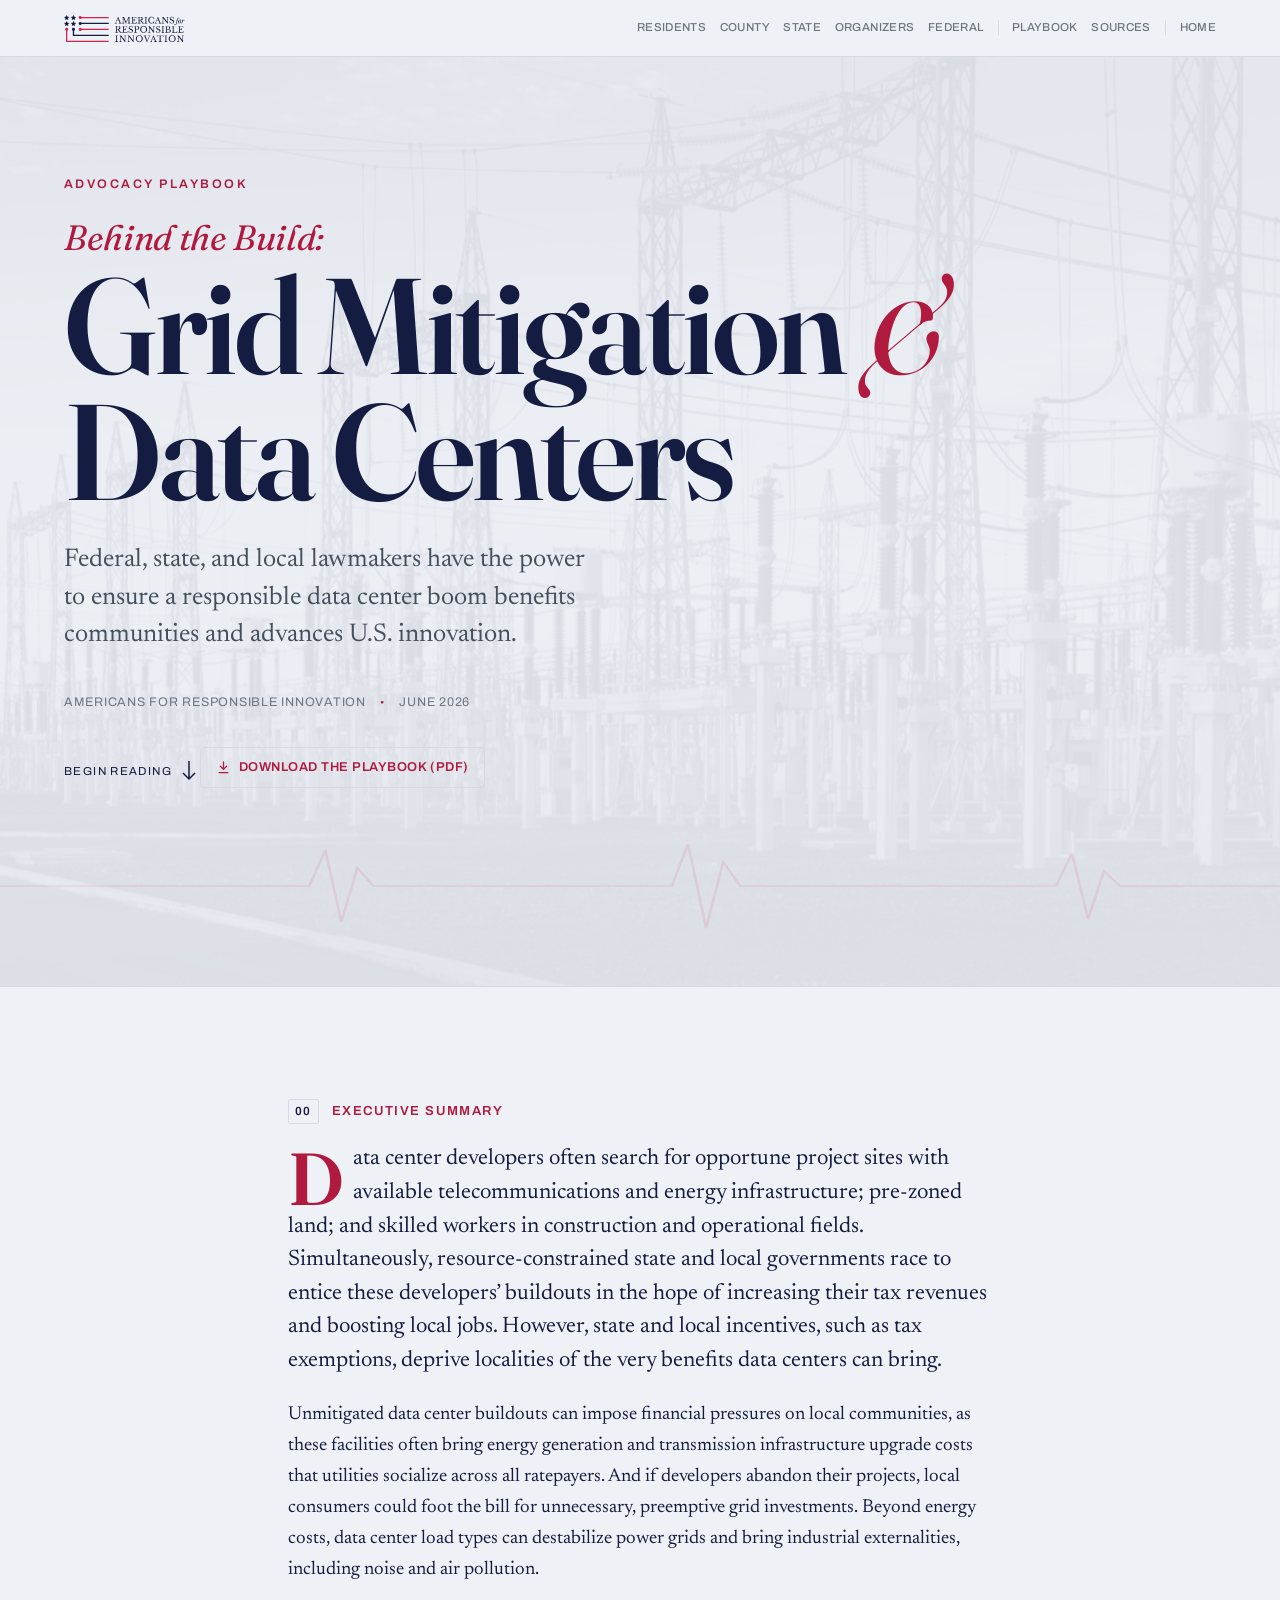
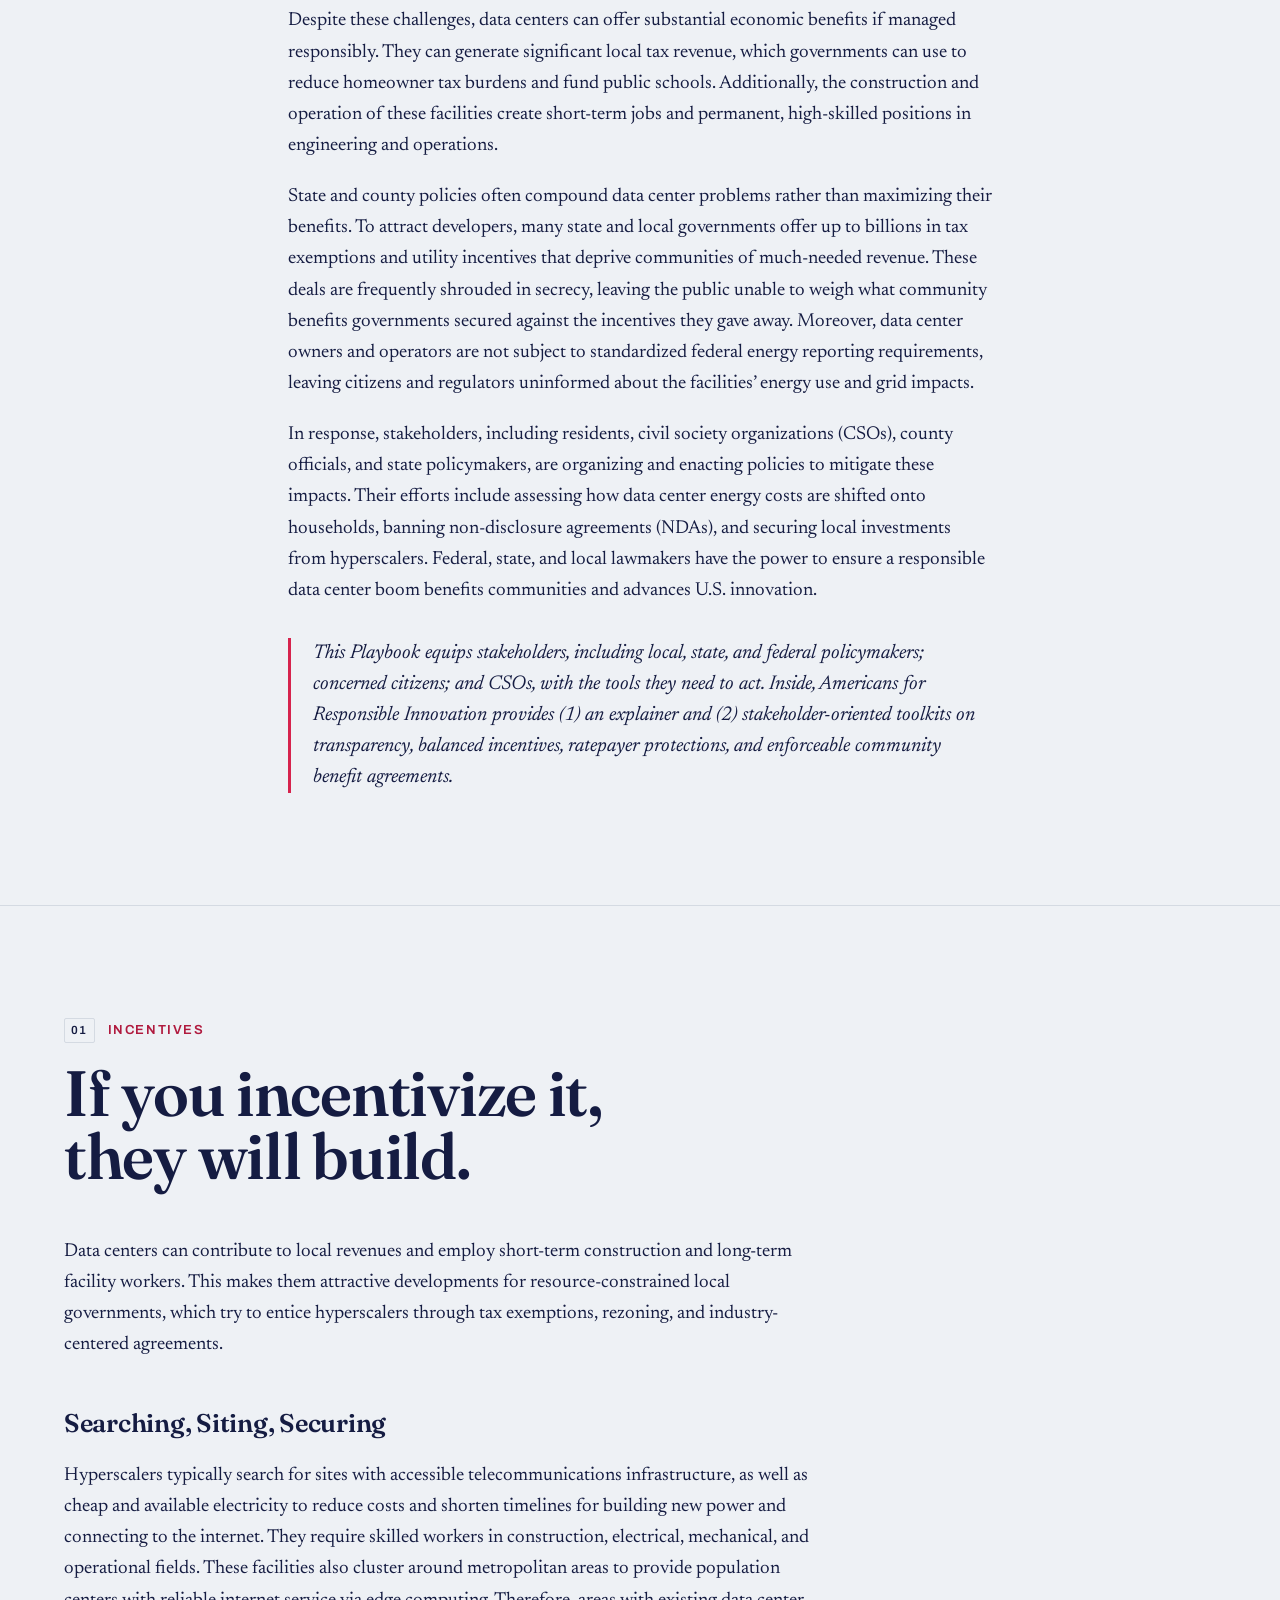
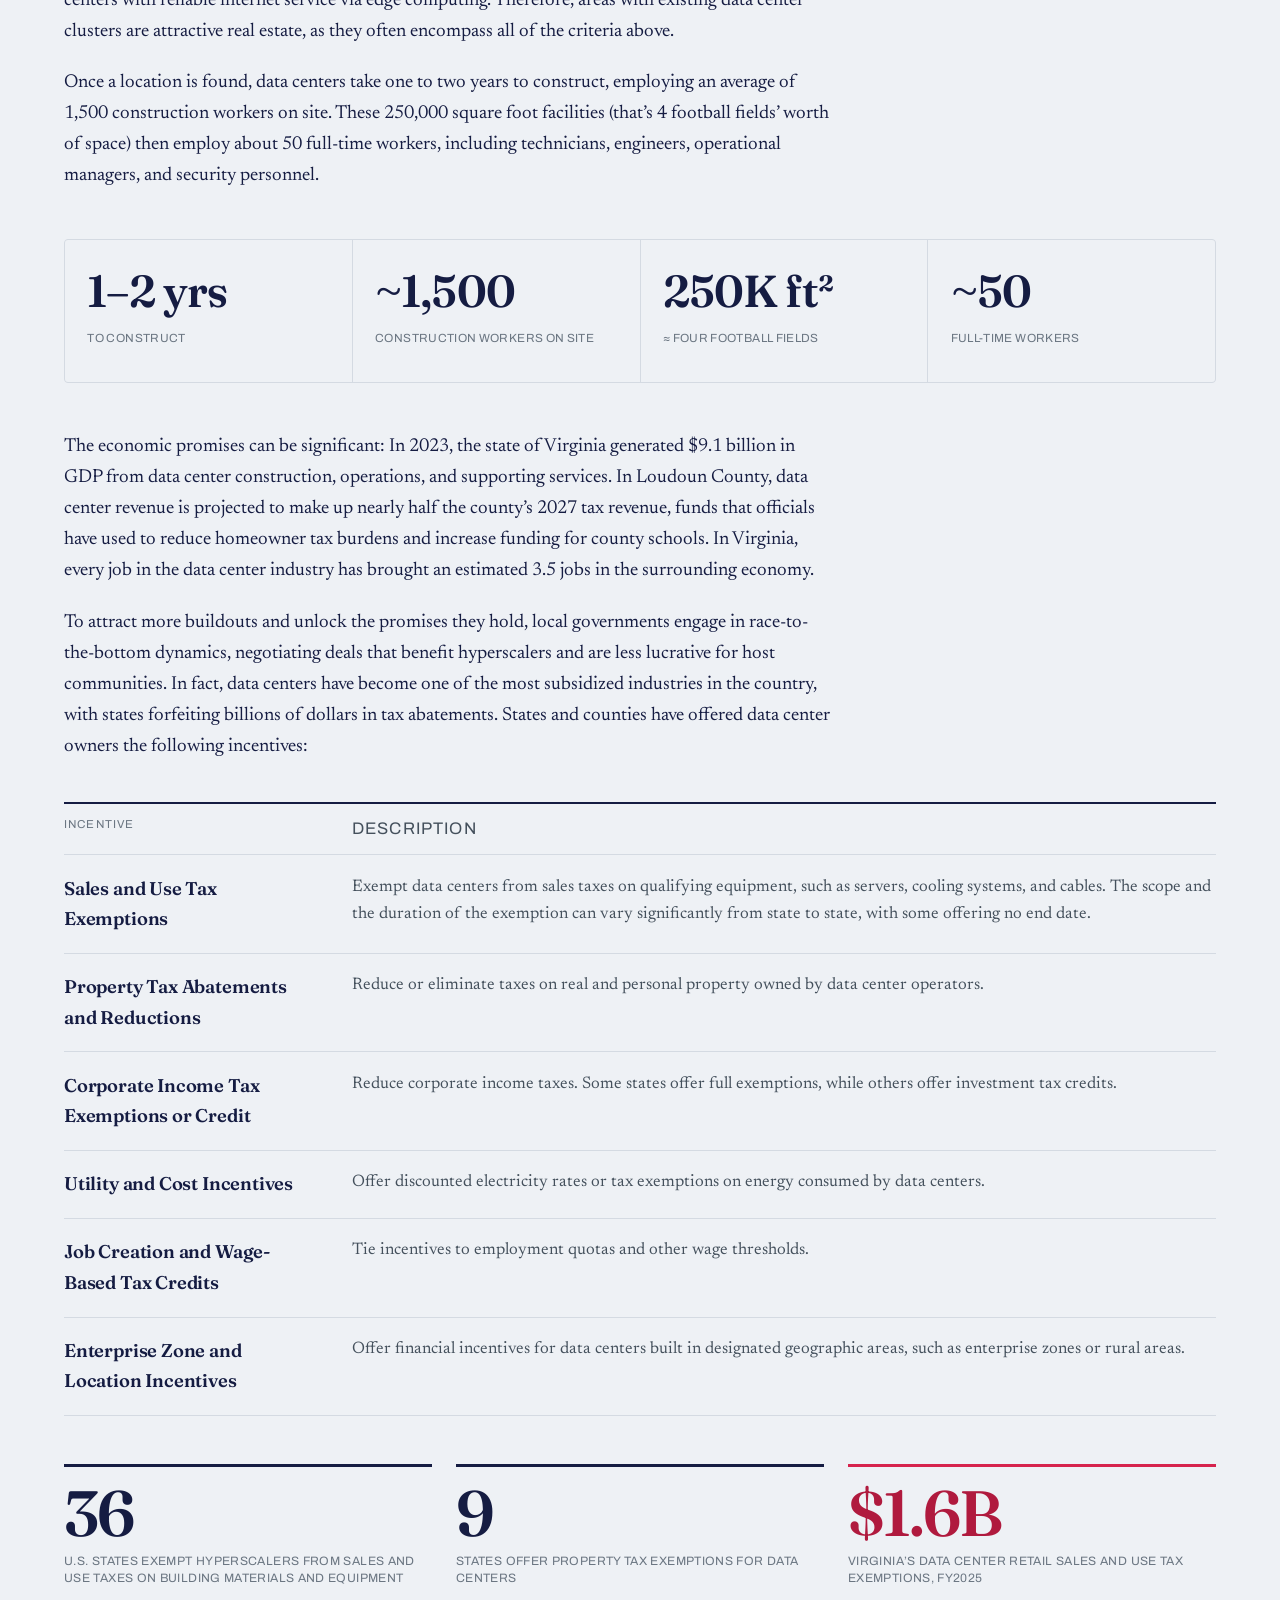
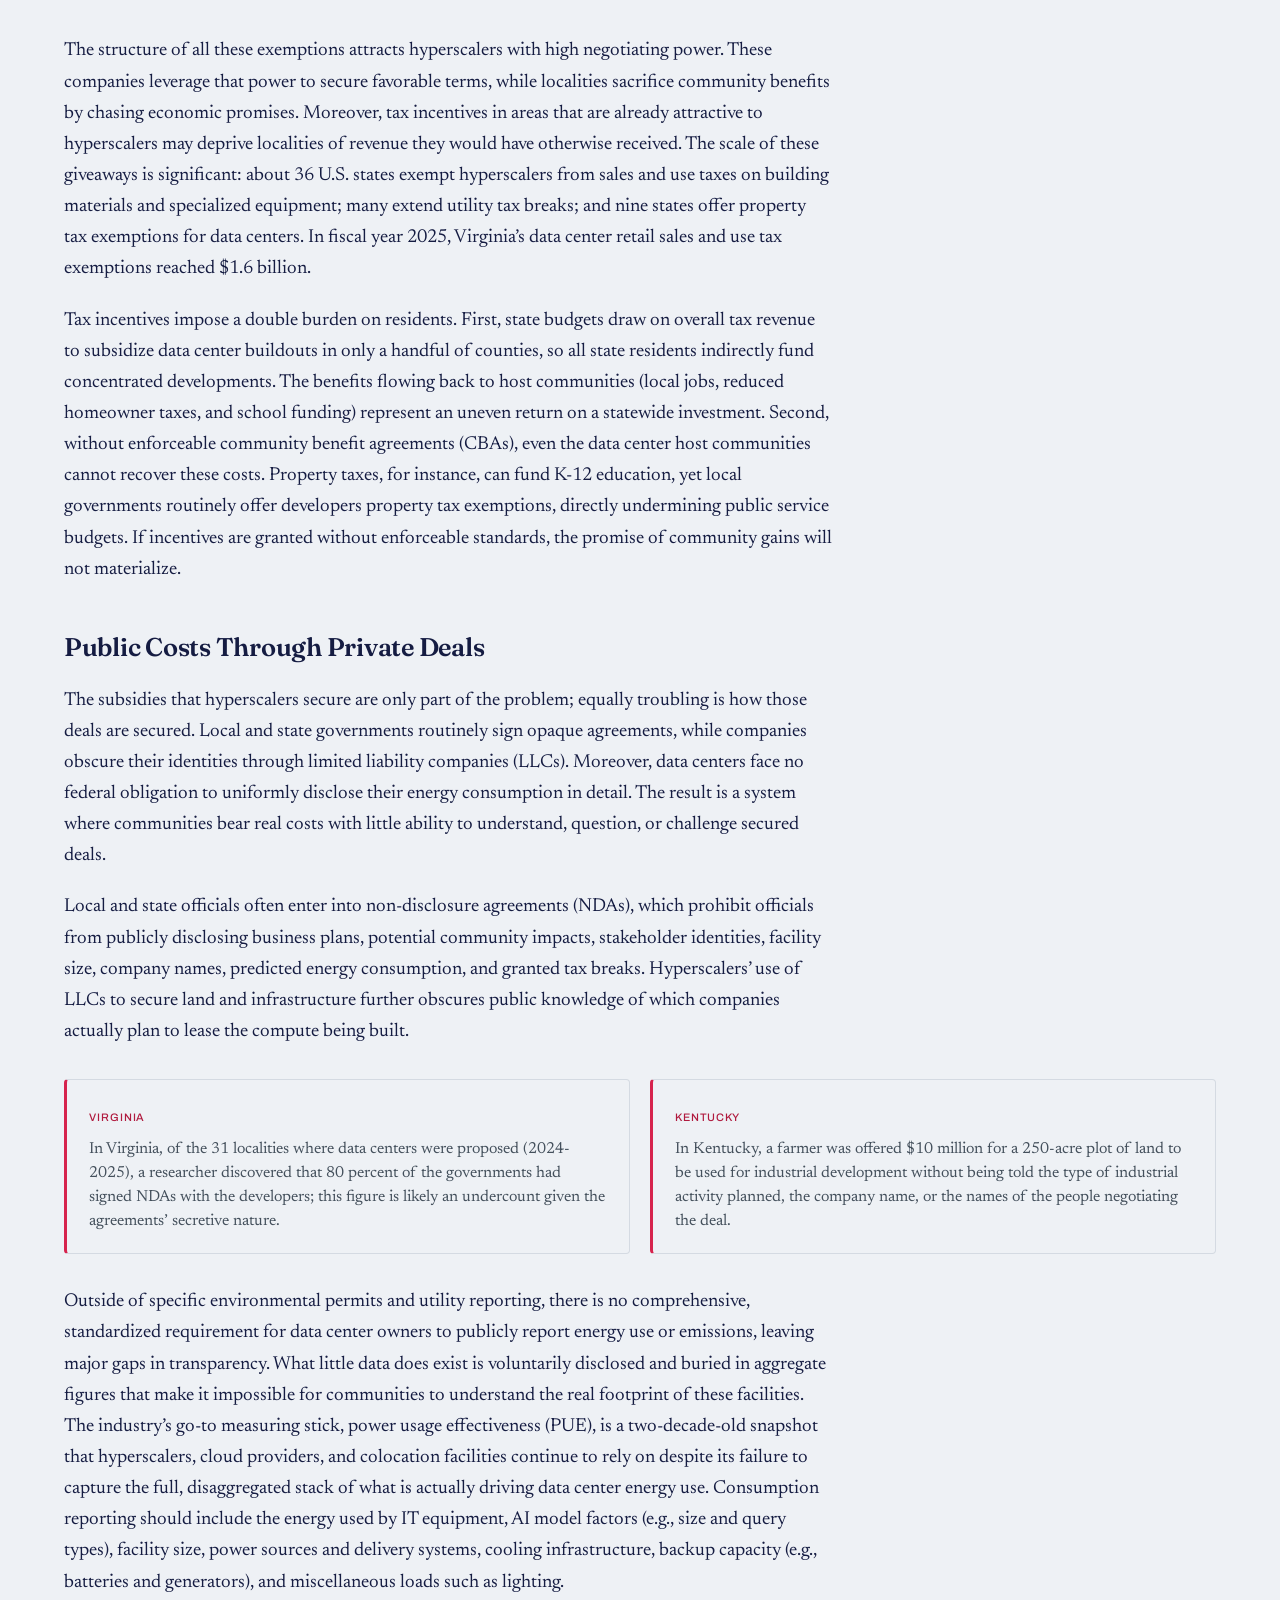
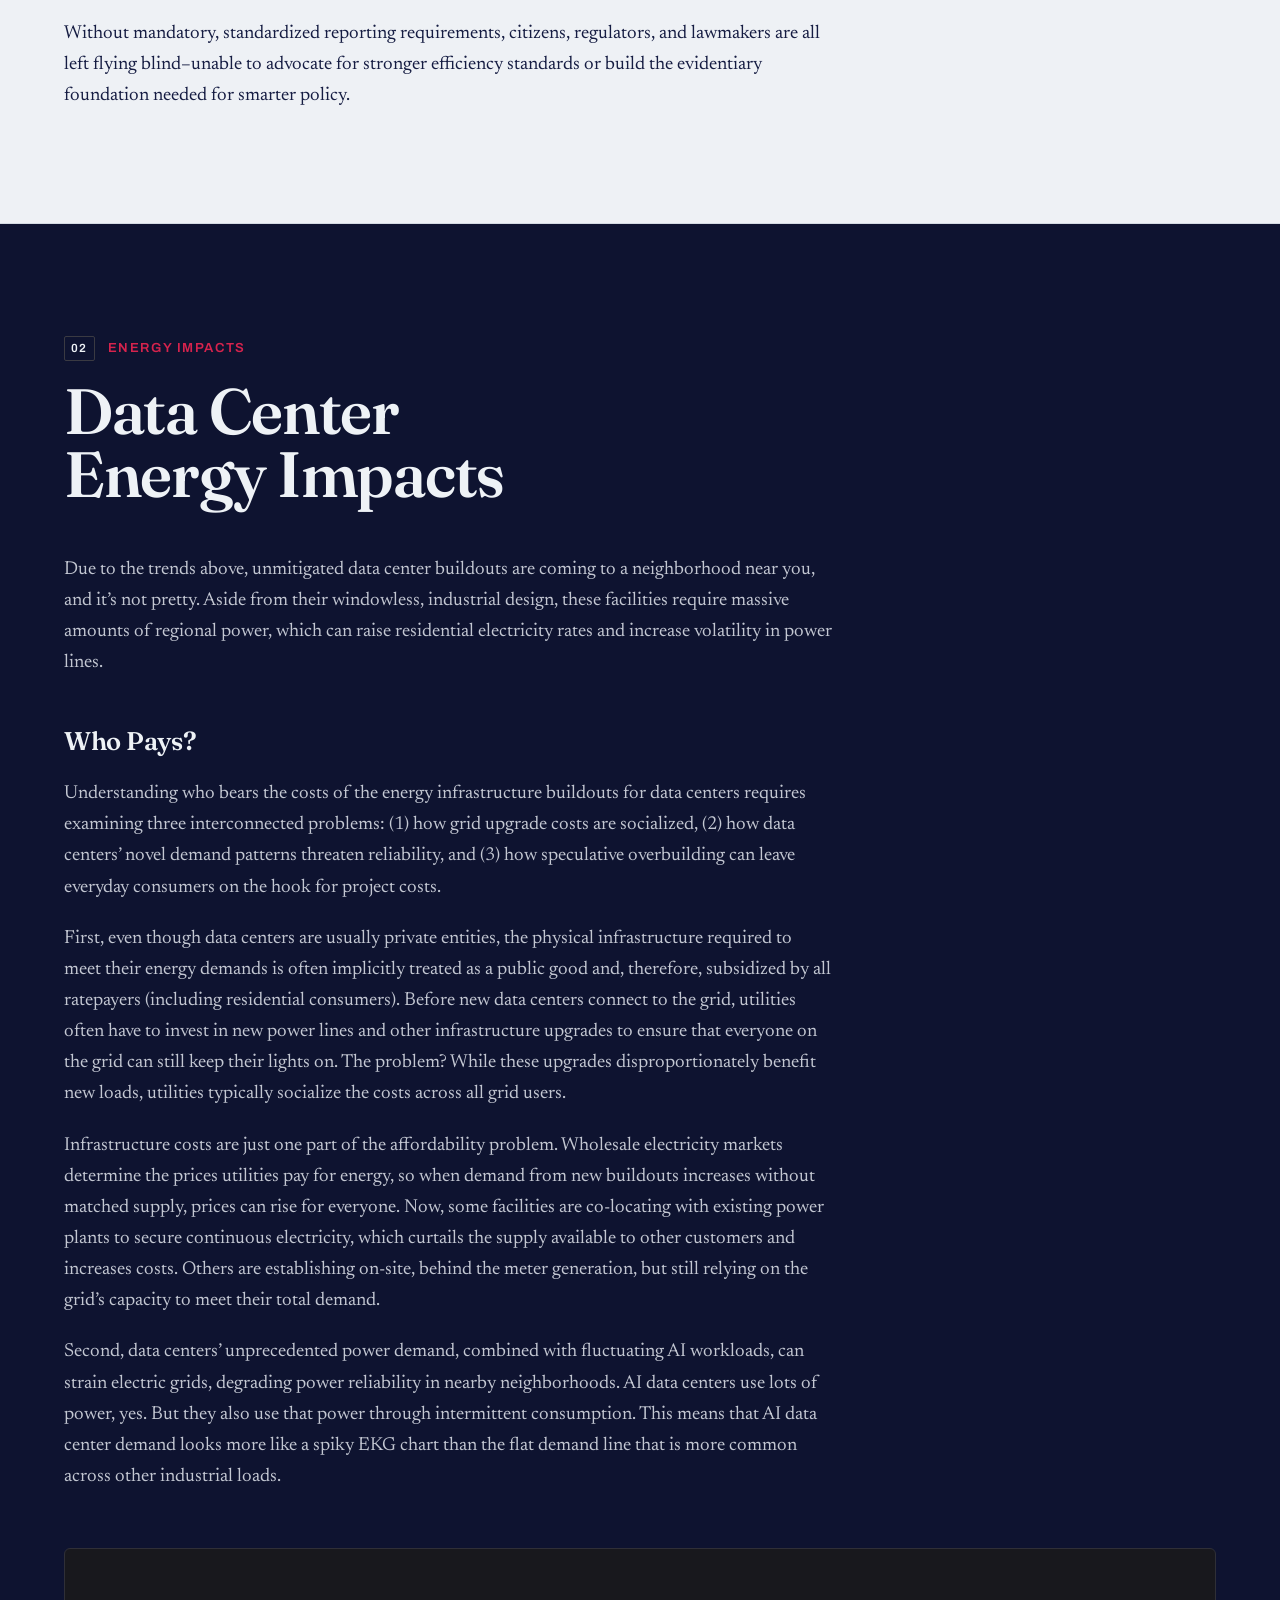
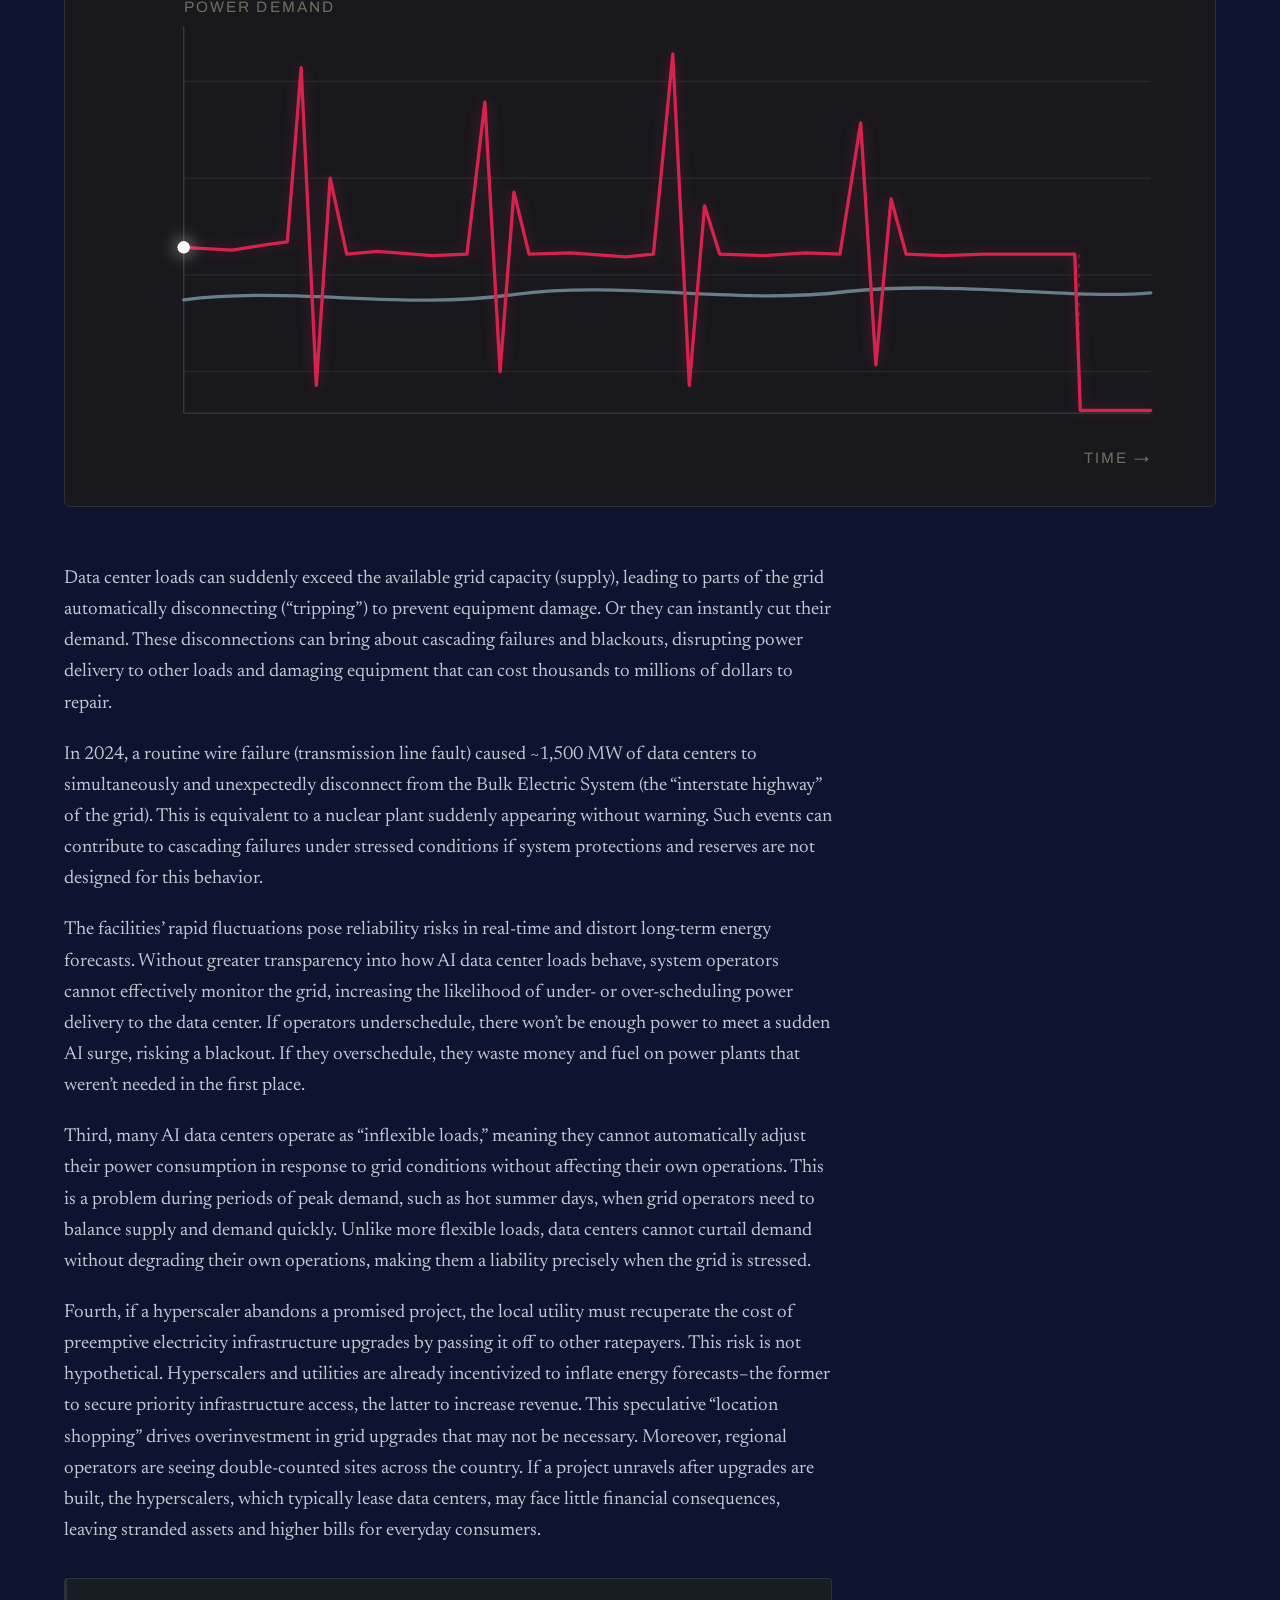
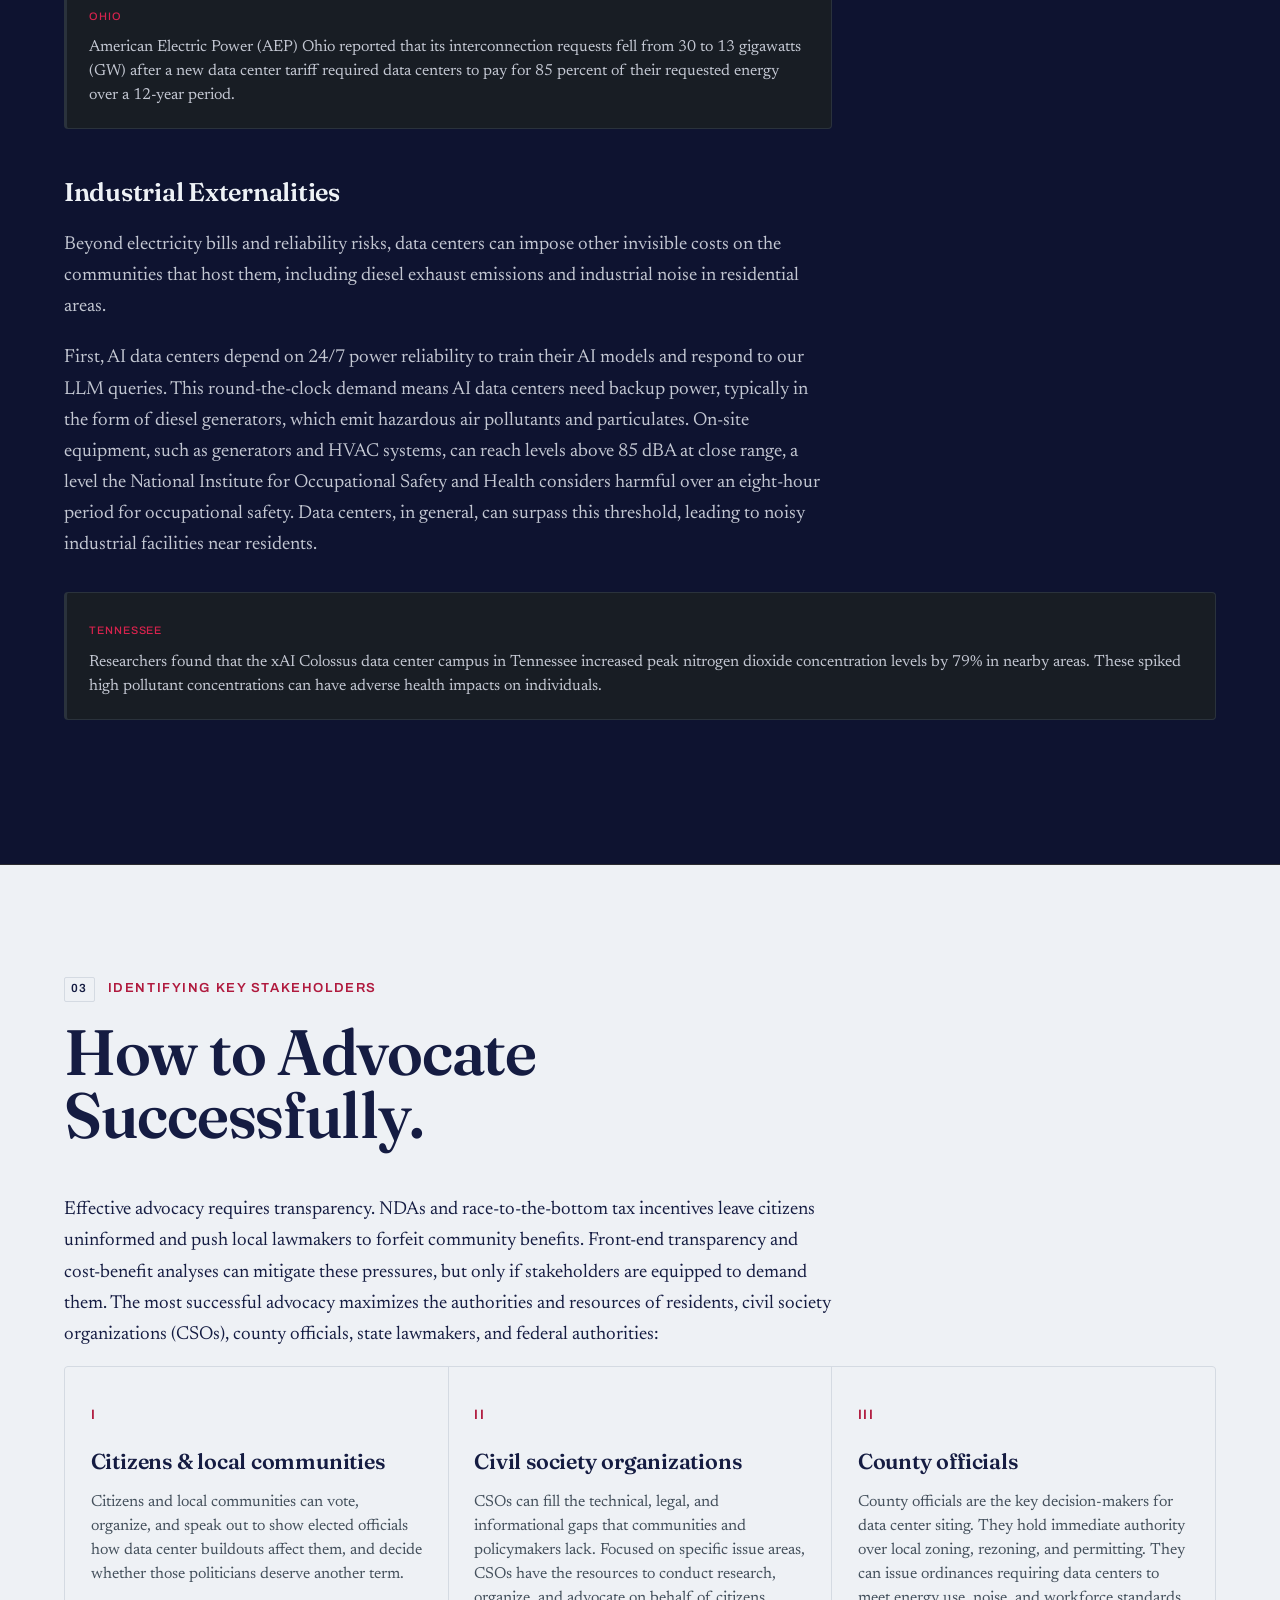
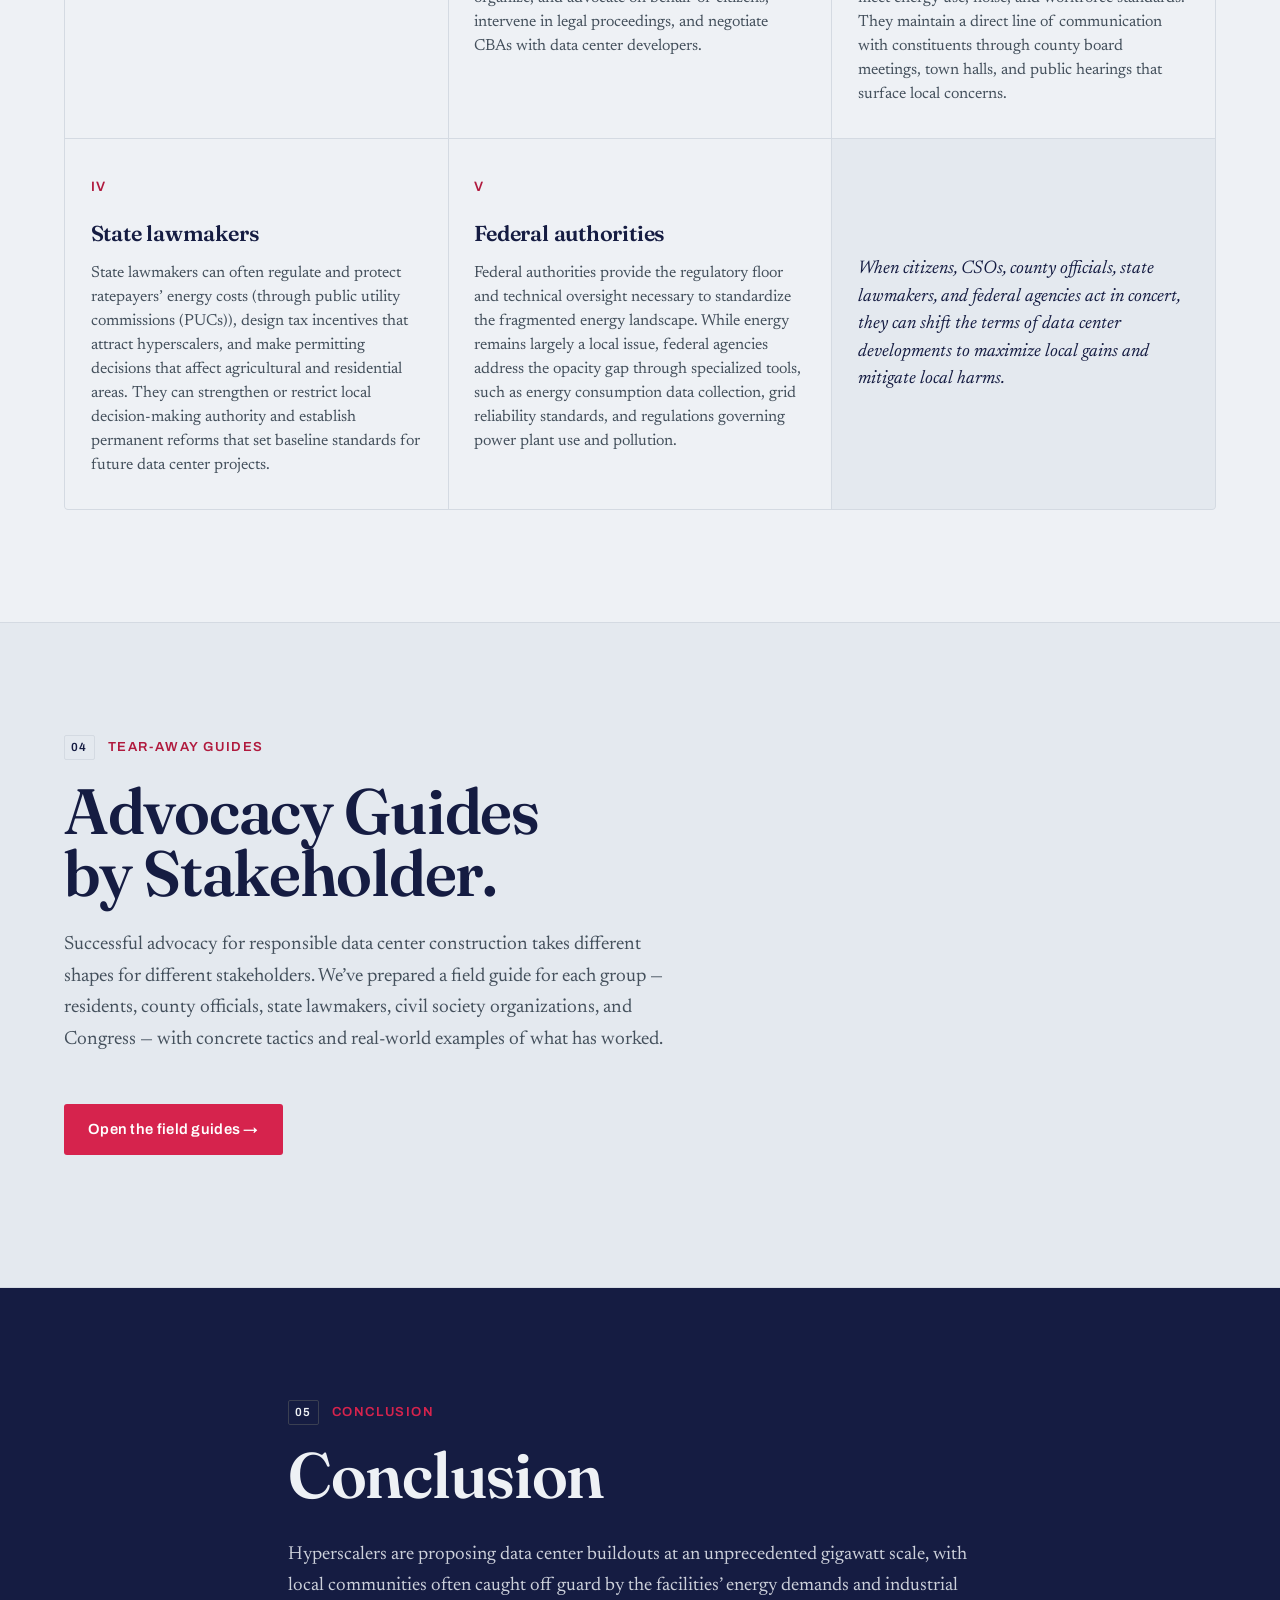
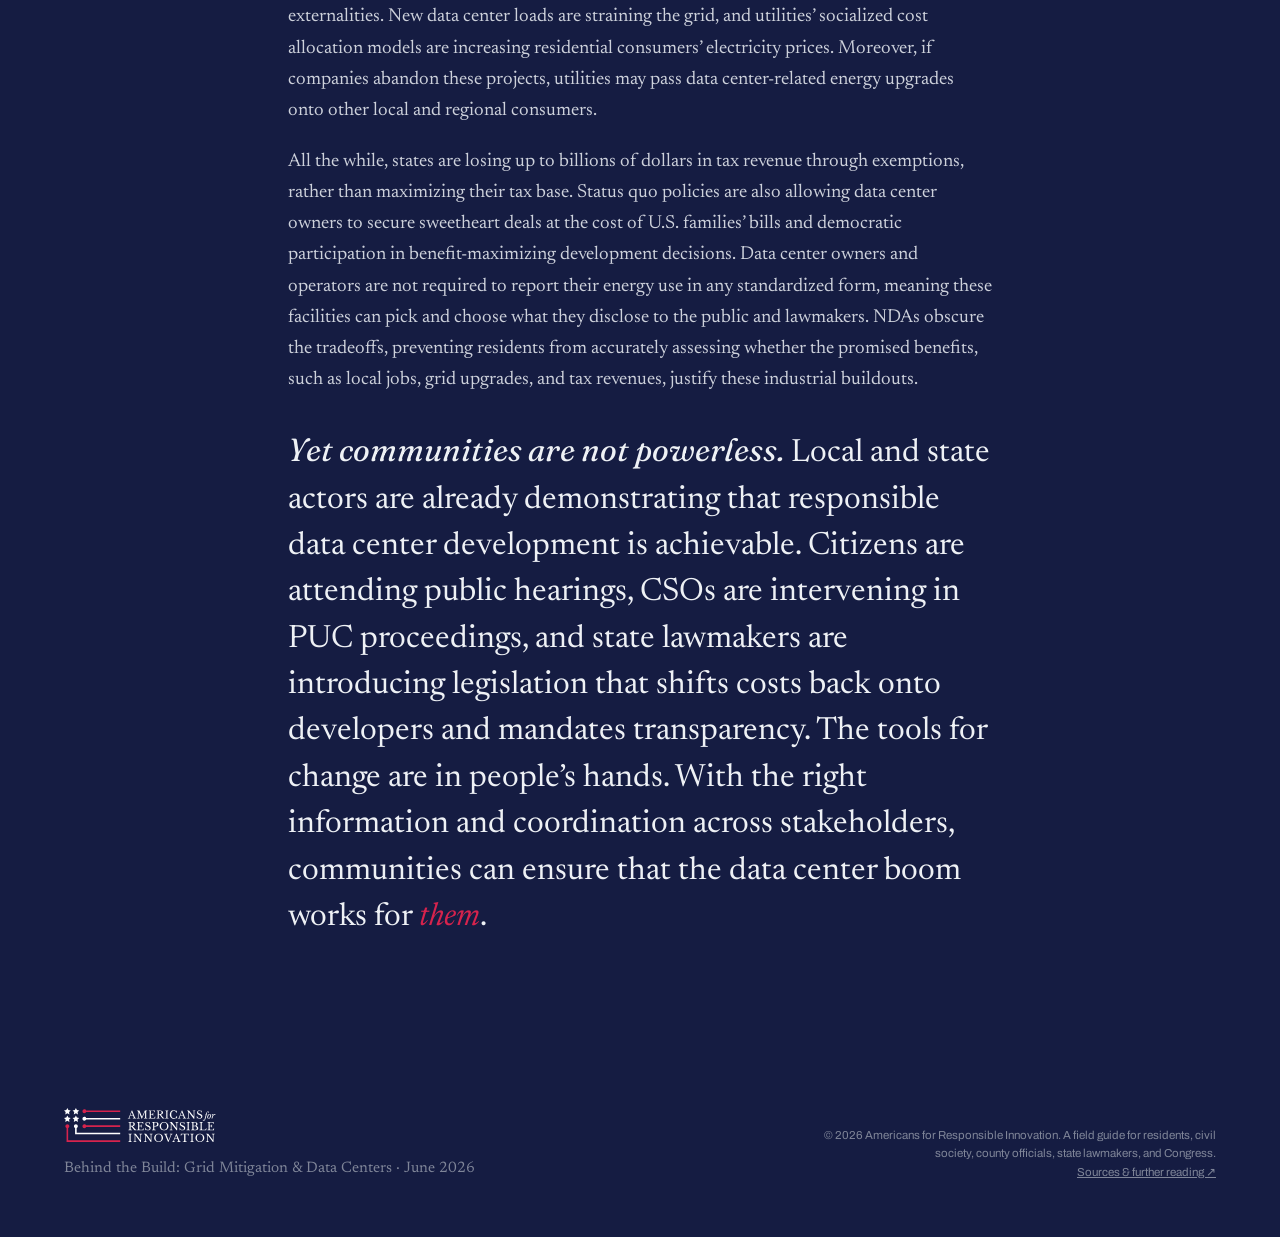
<file: playbook.html>
<!DOCTYPE html>
<html lang="en">
<head>
  <meta charset="UTF-8" />
  <meta name="viewport" content="width=device-width, initial-scale=1.0" />
  <!-- Google Analytics (GA4) -->
  <script async src="https://www.googletagmanager.com/gtag/js?id=G-MHRZ4NCW7C"></script>
  <script>
    window.dataLayer = window.dataLayer || [];
    function gtag(){dataLayer.push(arguments);}
    gtag('js', new Date());
    gtag('config', 'G-MHRZ4NCW7C');
  </script>
  <title>Behind the Build: Grid Mitigation &amp; Data Centers — An Advocacy Playbook</title>
  <meta name="description" content="A playbook for residents, civil society, county officials, state lawmakers, and Congress to ensure the data center boom benefits communities. From Americans for Responsible Innovation." />
  <!-- Open Graph / Twitter share card -->
  <meta property="og:type" content="website" />
  <meta property="og:site_name" content="Behind the Build: Grid Mitigation &amp; Data Centers" />
  <meta property="og:url" content="https://datacenterplaybook.org/playbook.html" />
  <meta property="og:title" content="Behind the Build: Grid Mitigation &amp; Data Centers — An Advocacy Playbook" />
  <meta property="og:description" content="A playbook for residents, civil society, county officials, state lawmakers, and Congress to ensure the data center boom benefits communities. From Americans for Responsible Innovation." />
  <meta property="og:image" content="https://datacenterplaybook.org/images/social-card.png" />
  <meta property="og:image:width" content="1200" />
  <meta property="og:image:height" content="630" />
  <meta property="og:image:alt" content="Behind the Build: Grid Mitigation &amp; Data Centers — an advocacy playbook from Americans for Responsible Innovation" />
  <meta name="twitter:card" content="summary_large_image" />
  <meta name="twitter:title" content="Behind the Build: Grid Mitigation &amp; Data Centers — An Advocacy Playbook" />
  <meta name="twitter:description" content="A playbook for residents, civil society, county officials, state lawmakers, and Congress to ensure the data center boom benefits communities. From Americans for Responsible Innovation." />
  <meta name="twitter:image" content="https://datacenterplaybook.org/images/social-card.png" />
  <link rel="preconnect" href="https://fonts.googleapis.com" />
  <link rel="preconnect" href="https://fonts.gstatic.com" crossorigin />
  <link href="https://fonts.googleapis.com/css2?family=Archivo:wght@400;500;600;700&family=Fraunces:ital,opsz,wght@0,9..144,300..900;1,9..144,400..700&family=Newsreader:ital,opsz,wght@0,6..72,300..600;1,6..72,300..500&display=swap" rel="stylesheet" />
  <link rel="stylesheet" href="styles.css?v=22" />
</head>
<body>
  <div class="progress" id="progress" aria-hidden="true"></div>

  <!-- ARI duotone filter (navy shadows → cool-light highlights) -->
  <svg width="0" height="0" style="position:absolute" aria-hidden="true" focusable="false">
    <filter id="duo-amber" color-interpolation-filters="sRGB">
      <feColorMatrix type="matrix" values="0.299 0.587 0.114 0 0  0.299 0.587 0.114 0 0  0.299 0.587 0.114 0 0  0 0 0 1 0" />
      <feComponentTransfer>
        <feFuncR type="table" tableValues="0.082 0.870" />
        <feFuncG type="table" tableValues="0.110 0.895" />
        <feFuncB type="table" tableValues="0.259 0.965" />
      </feComponentTransfer>
    </filter>
  </svg>

  <header class="topbar">
    <div class="container topbar-inner">
      <a class="org" href="https://ari.us" target="_blank" rel="noopener"><img src="images/ari-logo-navy.svg" alt="Americans for Responsible Innovation" /></a>
      <nav class="section-nav" aria-label="Primary">
        <a href="guides.html?guide=citizens">Residents</a>
        <a href="guides.html?guide=county">County</a>
        <a href="guides.html?guide=state">State</a>
        <a href="guides.html?guide=cso">Organizers</a>
        <a href="guides.html?guide=federal">Federal</a>
        <a href="playbook.html" class="nav-pb">Playbook</a>
        <a href="sources.html">Sources</a>
        <a href="index.html" class="nav-home">Home</a>
      </nav>
    </div>
  </header>

  <main id="top">
    <!-- ░░ COVER ░░ -->
    <section class="cover">
      <img class="cover-photo" src="images/grid-1.jpg" alt="" aria-hidden="true" />
      <div class="ekg" aria-hidden="true">
        <svg viewBox="0 0 1200 200" preserveAspectRatio="none">
          <path d="M0,100 L260,100 L290,100 L305,40 L320,160 L335,70 L350,100 L600,100 L630,100 L645,30 L662,170 L678,60 L694,100 L960,100 L990,100 L1005,45 L1020,155 L1035,75 L1050,100 L1200,100" />
        </svg>
      </div>
      <div class="container cover-inner">
        <p class="kicker">Advocacy Playbook</p>
        <h1 class="cover-title"><span class="cover-series">Behind the Build:</span>Grid Mitigation <span class="amp">&amp;</span><br />Data Centers</h1>
        <p class="standfirst">
          Federal, state, and local lawmakers have the power to ensure a responsible
          data center boom benefits communities and advances U.S. innovation.
        </p>
        <div class="cover-meta">
          <span>Americans for Responsible Innovation</span>
          <span class="dot" aria-hidden="true">●</span>
          <span>June 2026</span>
        </div>
        <a href="#summary" class="scroll-cue" aria-label="Begin reading">
          <span>Begin reading</span>
          <svg width="14" height="22" viewBox="0 0 14 22" fill="none"><path d="M7 0v18M1 12l6 6 6-6" stroke="currentColor" stroke-width="1.5"/></svg>
        </a>
        <a class="dl-btn cover-dl" href="pdf/grid-mitigation-and-data-centers-playbook.pdf?v=16" download="grid-mitigation-and-data-centers-playbook.pdf"><svg viewBox="0 0 24 24" fill="none" stroke="currentColor" stroke-width="2" stroke-linecap="round" stroke-linejoin="round"><path d="M12 3v12M7 10l5 5 5-5M5 20h14"/></svg>Download the playbook (PDF)</a>
      </div>
    </section>

    <!-- ░░ EXECUTIVE SUMMARY ░░ -->
    <section class="section summary" id="summary">
      <div class="container measure">
        <p class="section-label"><span class="num">00</span> Executive Summary</p>
        <p class="lead">
          <span class="dropcap">D</span>ata center developers often search for opportune
          project sites with available telecommunications and energy infrastructure;
          pre-zoned land; and skilled workers in construction and operational fields.
          Simultaneously, resource-constrained state and local governments race to entice
          these developers’ buildouts in the hope of increasing their tax revenues and
          boosting local jobs. However, state and local incentives, such as tax
          exemptions, deprive localities of the very benefits data centers can bring.
        </p>
        <p>
          Unmitigated data center buildouts can impose financial pressures on local
          communities, as these facilities often bring energy generation and transmission
          infrastructure upgrade costs that utilities socialize across all ratepayers. And
          if developers abandon their projects, local consumers could foot the bill for
          unnecessary, preemptive grid investments. Beyond energy costs, data center load
          types can destabilize power grids and bring industrial externalities, including
          noise and air pollution.
        </p>
        <p>
          Despite these challenges, data centers can offer substantial economic benefits
          if managed responsibly. They can generate significant local tax revenue, which
          governments can use to reduce homeowner tax burdens and fund public schools.
          Additionally, the construction and operation of these facilities create
          short-term jobs and permanent, high-skilled positions in engineering and
          operations.
        </p>
        <p>
          State and county policies often compound data center problems rather than
          maximizing their benefits. To attract developers, many state and local
          governments offer up to billions in tax exemptions and utility incentives that
          deprive communities of much-needed revenue. These deals are frequently shrouded
          in secrecy, leaving the public unable to weigh what community benefits
          governments secured against the incentives they gave away. Moreover, data center
          owners and operators are not subject to standardized federal energy reporting
          requirements, leaving citizens and regulators uninformed about the facilities’
          energy use and grid impacts.
        </p>
        <p>
          In response, stakeholders, including residents, civil society organizations
          (CSOs), county officials, and state policymakers, are organizing and enacting
          policies to mitigate these impacts. Their efforts include assessing how data
          center energy costs are shifted onto households, banning non-disclosure
          agreements (NDAs), and securing local investments from hyperscalers. Federal,
          state, and local lawmakers have the power to ensure a responsible data center
          boom benefits communities and advances U.S. innovation.
        </p>
        <p class="kicker-inline">
          This Playbook equips stakeholders, including local, state, and federal
          policymakers; concerned citizens; and CSOs, with the tools they need to act.
          Inside, Americans for Responsible Innovation provides (1) an explainer and (2)
          stakeholder-oriented toolkits on transparency, balanced incentives, ratepayer
          protections, and enforceable community benefit agreements.
        </p>
      </div>
    </section>

    <!-- ░░ 01 INCENTIVES ░░ -->
    <section class="section" id="incentives">
      <div class="container">
        <header class="section-head">
          <p class="section-label"><span class="num">01</span> Incentives</p>
          <h2 class="section-title">If you incentivize it,<br />they will build.</h2>
        </header>
        <div class="measure">
          <p>
            Data centers can contribute to local revenues and employ short-term
            construction and long-term facility workers. This makes them attractive
            developments for resource-constrained local governments, which try to entice
            hyperscalers through tax exemptions, rezoning, and industry-centered
            agreements.
          </p>
          <h3 class="subhead">Searching, Siting, Securing</h3>
          <p>
            Hyperscalers typically search for sites with accessible telecommunications
            infrastructure, as well as cheap and available electricity to reduce costs and
            shorten timelines for building new power and connecting to the internet. They
            require skilled workers in construction, electrical, mechanical, and
            operational fields. These facilities also cluster around metropolitan areas to
            provide population centers with reliable internet service via edge computing.
            Therefore, areas with existing data center clusters are attractive real estate,
            as they often encompass all of the criteria above.
          </p>
          <p>
            Once a location is found, data centers take one to two years to construct,
            employing an average of 1,500 construction workers on site. These 250,000
            square foot facilities (that’s 4 football fields’ worth of space) then employ
            about 50 full-time workers, including technicians, engineers, operational
            managers, and security personnel.
          </p>
        </div>

        <div class="stat-strip">
          <div class="stat">
            <span class="stat-value" data-target="2" data-prefix="1–" data-suffix=" yrs">0</span>
            <span class="stat-label">to construct</span>
          </div>
          <div class="stat">
            <span class="stat-value" data-target="1500" data-prefix="~">0</span>
            <span class="stat-label">construction workers on site</span>
          </div>
          <div class="stat">
            <span class="stat-value" data-target="250" data-suffix="K ft²">0</span>
            <span class="stat-label">≈ four football fields</span>
          </div>
          <div class="stat">
            <span class="stat-value" data-target="50" data-prefix="~">0</span>
            <span class="stat-label">full-time workers</span>
          </div>
        </div>

        <div class="measure">
          <p>
            The economic promises can be significant: In 2023, the state of Virginia
            generated $9.1 billion in GDP from data center construction, operations, and
            supporting services. In Loudoun County, data center revenue is projected to
            make up nearly half the county’s 2027 tax revenue, funds that officials have
            used to reduce homeowner tax burdens and increase funding for county schools.
            In Virginia, every job in the data center industry has brought an estimated
            3.5 jobs in the surrounding economy.
          </p>
          <p>
            To attract more buildouts and unlock the promises they hold, local governments
            engage in race-to-the-bottom dynamics, negotiating deals that benefit
            hyperscalers and are less lucrative for host communities. In fact, data centers
            have become one of the most subsidized industries in the country, with states
            forfeiting billions of dollars in tax abatements. States and counties have
            offered data center owners the following incentives:
          </p>
        </div>

        <div class="ledger">
          <div class="ledger-row ledger-head">
            <div>Incentive</div><div>Description</div>
          </div>
          <div class="ledger-row">
            <div class="ledger-term">Sales and Use Tax Exemptions</div>
            <div>Exempt data centers from sales taxes on qualifying equipment, such as servers, cooling systems, and cables. The scope and the duration of the exemption can vary significantly from state to state, with some offering no end date.</div>
          </div>
          <div class="ledger-row">
            <div class="ledger-term">Property Tax Abatements and Reductions</div>
            <div>Reduce or eliminate taxes on real and personal property owned by data center operators.</div>
          </div>
          <div class="ledger-row">
            <div class="ledger-term">Corporate Income Tax Exemptions or Credit</div>
            <div>Reduce corporate income taxes. Some states offer full exemptions, while others offer investment tax credits.</div>
          </div>
          <div class="ledger-row">
            <div class="ledger-term">Utility and Cost Incentives</div>
            <div>Offer discounted electricity rates or tax exemptions on energy consumed by data centers.</div>
          </div>
          <div class="ledger-row">
            <div class="ledger-term">Job Creation and Wage-Based Tax Credits</div>
            <div>Tie incentives to employment quotas and other wage thresholds.</div>
          </div>
          <div class="ledger-row">
            <div class="ledger-term">Enterprise Zone and Location Incentives</div>
            <div>Offer financial incentives for data centers built in designated geographic areas, such as enterprise zones or rural areas.</div>
          </div>
        </div>

        <div class="figure-row">
          <div class="figure">
            <span class="figure-value">36</span>
            <span class="figure-label">U.S. states exempt hyperscalers from sales and use taxes on building materials and equipment</span>
          </div>
          <div class="figure">
            <span class="figure-value">9</span>
            <span class="figure-label">states offer property tax exemptions for data centers</span>
          </div>
          <div class="figure figure-hot">
            <span class="figure-value">$1.6B</span>
            <span class="figure-label">Virginia’s data center retail sales and use tax exemptions, FY2025</span>
          </div>
        </div>

        <div class="measure">
          <p>
            The structure of all these exemptions attracts hyperscalers with high
            negotiating power. These companies leverage that power to secure favorable
            terms, while localities sacrifice community benefits by chasing economic
            promises. Moreover, tax incentives in areas that are already attractive to
            hyperscalers may deprive localities of revenue they would have otherwise
            received. The scale of these giveaways is significant: about 36 U.S. states
            exempt hyperscalers from sales and use taxes on building materials and
            specialized equipment; many extend utility tax breaks; and nine states offer
            property tax exemptions for data centers. In fiscal year 2025, Virginia’s data
            center retail sales and use tax exemptions reached $1.6 billion.
          </p>
          <p>
            Tax incentives impose a double burden on residents. First, state budgets draw
            on overall tax revenue to subsidize data center buildouts in only a handful of
            counties, so all state residents indirectly fund concentrated developments. The
            benefits flowing back to host communities (local jobs, reduced homeowner taxes,
            and school funding) represent an uneven return on a statewide investment.
            Second, without enforceable community benefit agreements (CBAs), even the data
            center host communities cannot recover these costs. Property taxes, for
            instance, can fund K-12 education, yet local governments routinely offer
            developers property tax exemptions, directly undermining public service
            budgets. If incentives are granted without enforceable standards, the promise
            of community gains will not materialize.
          </p>
          <h3 class="subhead">Public Costs Through Private Deals</h3>
          <p>
            The subsidies that hyperscalers secure are only part of the problem; equally
            troubling is how those deals are secured. Local and state governments routinely
            sign opaque agreements, while companies obscure their identities through
            limited liability companies (LLCs). Moreover, data centers face no federal
            obligation to uniformly disclose their energy consumption in detail. The result
            is a system where communities bear real costs with little ability to
            understand, question, or challenge secured deals.
          </p>
          <p>
            Local and state officials often enter into non-disclosure agreements (NDAs),
            which prohibit officials from publicly disclosing business plans, potential
            community impacts, stakeholder identities, facility size, company names,
            predicted energy consumption, and granted tax breaks. Hyperscalers’ use of LLCs
            to secure land and infrastructure further obscures public knowledge of which
            companies actually plan to lease the compute being built.
          </p>
        </div>

        <div class="field-notes">
          <article class="note">
            <span class="note-tag">Virginia</span>
            <p>In Virginia, of the 31 localities where data centers were proposed
            (2024-2025), a researcher discovered that 80 percent of the governments had
            signed NDAs with the developers; this figure is likely an undercount given the
            agreements’ secretive nature.</p>
          </article>
          <article class="note">
            <span class="note-tag">Kentucky</span>
            <p>In Kentucky, a farmer was offered $10 million for a 250-acre plot of land to
            be used for industrial development without being told the type of industrial
            activity planned, the company name, or the names of the people negotiating the
            deal.</p>
          </article>
        </div>

        <div class="measure">
          <p>
            Outside of specific environmental permits and utility reporting, there is no
            comprehensive, standardized requirement for data center owners to publicly
            report energy use or emissions, leaving major gaps in transparency. What little
            data does exist is voluntarily disclosed and buried in aggregate figures that
            make it impossible for communities to understand the real footprint of these
            facilities. The industry’s go-to measuring stick, power usage effectiveness
            (PUE), is a two-decade-old snapshot that hyperscalers, cloud providers, and
            colocation facilities continue to rely on despite its failure to capture the
            full, disaggregated stack of what is actually driving data center energy use.
            Consumption reporting should include the energy used by IT equipment, AI model
            factors (e.g., size and query types), facility size, power sources and delivery
            systems, cooling infrastructure, backup capacity (e.g., batteries and
            generators), and miscellaneous loads such as lighting.
          </p>
          <p>
            Without mandatory, standardized reporting requirements, citizens, regulators,
            and lawmakers are all left flying blind–unable to advocate for stronger
            efficiency standards or build the evidentiary foundation needed for smarter
            policy.
          </p>
        </div>
      </div>
    </section>

    <!-- ░░ 02 ENERGY (DARK) ░░ -->
    <section class="section dark" id="energy">
      <div class="container">
        <header class="section-head">
          <p class="section-label"><span class="num">02</span> Energy Impacts</p>
          <h2 class="section-title">Data Center<br />Energy Impacts</h2>
        </header>
        <div class="measure">
          <p>
            Due to the trends above, unmitigated data center buildouts are coming to a
            neighborhood near you, and it’s not pretty. Aside from their windowless,
            industrial design, these facilities require massive amounts of regional power,
            which can raise residential electricity rates and increase volatility in power
            lines.
          </p>
          <h3 class="subhead">Who Pays?</h3>
          <p>
            Understanding who bears the costs of the energy infrastructure buildouts for
            data centers requires examining three interconnected problems: (1) how grid
            upgrade costs are socialized, (2) how data centers’ novel demand patterns
            threaten reliability, and (3) how speculative overbuilding can leave everyday
            consumers on the hook for project costs.
          </p>
          <p>
            First, even though data centers are usually private entities, the physical
            infrastructure required to meet their energy demands is often implicitly
            treated as a public good and, therefore, subsidized by all ratepayers
            (including residential consumers). Before new data centers connect to the grid,
            utilities often have to invest in new power lines and other infrastructure
            upgrades to ensure that everyone on the grid can still keep their lights on. The
            problem? While these upgrades disproportionately benefit new loads, utilities
            typically socialize the costs across all grid users.
          </p>
          <p>
            Infrastructure costs are just one part of the affordability problem. Wholesale
            electricity markets determine the prices utilities pay for energy, so when
            demand from new buildouts increases without matched supply, prices can rise for
            everyone. Now, some facilities are co-locating with existing power plants to
            secure continuous electricity, which curtails the supply available to other
            customers and increases costs. Others are establishing on-site, behind the
            meter generation, but still relying on the grid’s capacity to meet their total
            demand.
          </p>
          <p>
            Second, data centers’ unprecedented power demand, combined with fluctuating AI
            workloads, can strain electric grids, degrading power reliability in nearby
            neighborhoods. AI data centers use lots of power, yes. But they also use that
            power through intermittent consumption. This means that AI data center demand
            looks more like a spiky EKG chart than the flat demand line that is more common
            across other industrial loads.
          </p>
        </div>

        <figure class="loadchart">
          <div class="loadchart-frame">
            <svg viewBox="0 0 800 380" role="img" aria-label="Chart comparing a smooth typical industrial power load against the spiky, intermittent load of an AI data center that ends in a sudden disconnect.">
              <g class="lc-grid">
                <line x1="70" y1="80" x2="770" y2="80" />
                <line x1="70" y1="150" x2="770" y2="150" />
                <line x1="70" y1="220" x2="770" y2="220" />
                <line x1="70" y1="290" x2="770" y2="290" />
              </g>
              <line class="lc-axis-line" x1="70" y1="40" x2="70" y2="320" />
              <line class="lc-axis-line" x1="70" y1="320" x2="770" y2="320" />
              <line class="lc-drop" x1="718" y1="205" x2="718" y2="318" />
              <path class="lc-line lc-flat" d="M70,238 C150,228 230,246 310,234 C390,224 470,242 550,232 C630,224 710,238 770,233" />
              <path class="lc-line lc-spiky" d="M70,200 L105,202 L130,198 L145,196 L155,70 L166,300 L176,150 L188,205 L210,203 L250,206 L275,205 L288,95 L299,290 L309,160 L320,205 L350,204 L390,207 L410,205 L424,60 L436,300 L447,170 L458,205 L490,206 L520,204 L545,205 L560,110 L571,285 L582,165 L593,205 L620,206 L650,205 L690,205 L715,205 L719,318 L770,318" />
              <circle class="lc-pulse" cx="70" cy="200" r="4.5" />
              <text class="lc-axis" x="70" y="30">POWER DEMAND</text>
              <text class="lc-axis" x="770" y="356" text-anchor="end">TIME →</text>
            </svg>
          </div>
        </figure>

        <div class="measure">
          <p>
            Data center loads can suddenly exceed the available grid capacity (supply),
            leading to parts of the grid automatically disconnecting (“tripping”) to
            prevent equipment damage. Or they can instantly cut their demand. These
            disconnections can bring about cascading failures and blackouts, disrupting
            power delivery to other loads and damaging equipment that can cost thousands to
            millions of dollars to repair.
          </p>
          <p>
            In 2024, a routine wire failure (transmission line fault) caused ~1,500 MW of
            data centers to simultaneously and unexpectedly disconnect from the Bulk
            Electric System (the “interstate highway” of the grid). This is equivalent to a
            nuclear plant suddenly appearing without warning. Such events can contribute to
            cascading failures under stressed conditions if system protections and reserves
            are not designed for this behavior.
          </p>
          <p>
            The facilities’ rapid fluctuations pose reliability risks in real-time and
            distort long-term energy forecasts. Without greater transparency into how AI
            data center loads behave, system operators cannot effectively monitor the grid,
            increasing the likelihood of under- or over-scheduling power delivery to the
            data center. If operators underschedule, there won’t be enough power to meet a
            sudden AI surge, risking a blackout. If they overschedule, they waste money and
            fuel on power plants that weren’t needed in the first place.
          </p>
          <p>
            Third, many AI data centers operate as “inflexible loads,” meaning they cannot
            automatically adjust their power consumption in response to grid conditions
            without affecting their own operations. This is a problem during periods of
            peak demand, such as hot summer days, when grid operators need to balance
            supply and demand quickly. Unlike more flexible loads, data centers cannot
            curtail demand without degrading their own operations, making them a liability
            precisely when the grid is stressed.
          </p>
          <p>
            Fourth, if a hyperscaler abandons a promised project, the local utility must
            recuperate the cost of preemptive electricity infrastructure upgrades by
            passing it off to other ratepayers. This risk is not hypothetical. Hyperscalers
            and utilities are already incentivized to inflate energy forecasts–the former to
            secure priority infrastructure access, the latter to increase revenue. This
            speculative “location shopping” drives overinvestment in grid upgrades that may
            not be necessary. Moreover, regional operators are seeing double-counted sites
            across the country. If a project unravels after upgrades are built, the
            hyperscalers, which typically lease data centers, may face little financial
            consequences, leaving stranded assets and higher bills for everyday consumers.
          </p>
          <div class="field-notes">
            <article class="note"><span class="note-tag">Ohio</span>
            <p>American Electric Power (AEP) Ohio reported that its interconnection requests
            fell from 30 to 13 gigawatts (GW) after a new data center tariff required data
            centers to pay for 85 percent of their requested energy over a 12-year period.</p></article>
          </div>
          <h3 class="subhead">Industrial Externalities</h3>
          <p>
            Beyond electricity bills and reliability risks, data centers can impose other
            invisible costs on the communities that host them, including diesel exhaust
            emissions and industrial noise in residential areas.
          </p>
          <p>
            First, AI data centers depend on 24/7 power reliability to train their AI models
            and respond to our LLM queries. This round-the-clock demand means AI data
            centers need backup power, typically in the form of diesel generators, which
            emit hazardous air pollutants and particulates. On‑site equipment, such as
            generators and HVAC systems, can reach levels above 85 dBA at close range, a
            level the National Institute for Occupational Safety and Health considers
            harmful over an eight‑hour period for occupational safety. Data centers, in
            general, can surpass this threshold, leading to noisy industrial facilities near
            residents.
          </p>
        </div>

        <div class="field-notes on-dark">
          <article class="note">
            <span class="note-tag">Tennessee</span>
            <p>Researchers found that the xAI Colossus data center campus in Tennessee
            increased peak nitrogen dioxide concentration levels by 79% in nearby areas.
            These spiked high pollutant concentrations can have adverse health impacts on
            individuals.</p>
          </article>
        </div>
      </div>
    </section>

    <!-- ░░ 03 STAKEHOLDERS ░░ -->
    <section class="section" id="stakeholders">
      <div class="container">
        <header class="section-head">
          <p class="section-label"><span class="num">03</span> Identifying Key Stakeholders</p>
          <h2 class="section-title">How to Advocate<br />Successfully.</h2>
        </header>
        <div class="measure">
          <p>
            Effective advocacy requires transparency. NDAs and race-to-the-bottom tax
            incentives leave citizens uninformed and push local lawmakers to forfeit
            community benefits. Front-end transparency and cost-benefit analyses can
            mitigate these pressures, but only if stakeholders are equipped to demand them.
            The most successful advocacy maximizes the authorities and resources of
            residents, civil society organizations (CSOs), county officials, state
            lawmakers, and federal authorities:
          </p>
        </div>

        <div class="actors">
          <article class="actor">
            <span class="actor-num">i</span>
            <h4>Citizens &amp; local communities</h4>
            <p>Citizens and local communities can vote, organize, and speak out to show
            elected officials how data center buildouts affect them, and decide whether
            those politicians deserve another term.</p>
          </article>
          <article class="actor">
            <span class="actor-num">ii</span>
            <h4>Civil society organizations</h4>
            <p>CSOs can fill the technical, legal, and informational gaps that communities
            and policymakers lack. Focused on specific issue areas, CSOs have the resources
            to conduct research, organize, and advocate on behalf of citizens, intervene in
            legal proceedings, and negotiate CBAs with data center developers.</p>
          </article>
          <article class="actor">
            <span class="actor-num">iii</span>
            <h4>County officials</h4>
            <p>County officials are the key decision-makers for data center siting. They
            hold immediate authority over local zoning, rezoning, and permitting. They can
            issue ordinances requiring data centers to meet energy use, noise, and
            workforce standards. They maintain a direct line of communication with
            constituents through county board meetings, town halls, and public hearings
            that surface local concerns.</p>
          </article>
          <article class="actor">
            <span class="actor-num">iv</span>
            <h4>State lawmakers</h4>
            <p>State lawmakers can often regulate and protect ratepayers’ energy costs
            (through public utility commissions (PUCs)), design tax incentives that attract
            hyperscalers, and make permitting decisions that affect agricultural and
            residential areas. They can strengthen or restrict local decision-making
            authority and establish permanent reforms that set baseline standards for
            future data center projects.</p>
          </article>
          <article class="actor">
            <span class="actor-num">v</span>
            <h4>Federal authorities</h4>
            <p>Federal authorities provide the regulatory floor and technical oversight
            necessary to standardize the fragmented energy landscape. While energy remains
            largely a local issue, federal agencies address the opacity gap through
            specialized tools, such as energy consumption data collection, grid reliability
            standards, and regulations governing power plant use and pollution.</p>
          </article>
          <article class="actor actor--note">
            <p>
              When citizens, CSOs, county officials, state lawmakers, and federal agencies
              act in concert, they can shift the terms of data center developments to
              maximize local gains and mitigate local harms.
            </p>
          </article>
        </div>
      </div>
    </section>

    <!-- ░░ 04 GUIDES (TABS) ░░ -->
    <section class="section section-alt" id="guides">
      <div class="container">
        <header class="section-head">
          <p class="section-label"><span class="num">04</span> Tear-Away Guides</p>
          <h2 class="section-title">Advocacy Guides<br />by Stakeholder.</h2>
          <p class="section-intro">Successful advocacy for responsible data center
          construction takes different shapes for different stakeholders. We&#8217;ve prepared a
          field guide for each group &#8212; residents, county officials, state lawmakers, civil
          society organizations, and Congress &#8212; with concrete tactics and real-world
          examples of what has worked.</p>
        </header>
        <p style="margin-top:0.5rem"><a href="guides.html" class="btn btn-primary">Open the field guides &#8594;</a></p>
      </div>
    </section>

    <!-- ░░ CONCLUSION ░░ -->
    <section class="section conclusion" id="conclusion">
      <div class="container measure">
        <p class="section-label"><span class="num">05</span> Conclusion</p>
        <h2 class="section-title">Conclusion</h2>
        <p>
          Hyperscalers are proposing data center buildouts at an unprecedented gigawatt
          scale, with local communities often caught off guard by the facilities’ energy
          demands and industrial externalities. New data center loads are straining the
          grid, and utilities’ socialized cost allocation models are increasing residential
          consumers’ electricity prices. Moreover, if companies abandon these projects,
          utilities may pass data center-related energy upgrades onto other local and
          regional consumers.
        </p>
        <p>
          All the while, states are losing up to billions of dollars in tax revenue through
          exemptions, rather than maximizing their tax base. Status quo policies are also
          allowing data center owners to secure sweetheart deals at the cost of U.S.
          families’ bills and democratic participation in benefit-maximizing development
          decisions. Data center owners and operators are not required to report their
          energy use in any standardized form, meaning these facilities can pick and choose
          what they disclose to the public and lawmakers. NDAs obscure the tradeoffs,
          preventing residents from accurately assessing whether the promised benefits, such
          as local jobs, grid upgrades, and tax revenues, justify these industrial
          buildouts.
        </p>
        <p class="closing-line">
          <span class="lead">Yet communities are not powerless.</span> Local and state actors are already
          demonstrating that responsible data center development is achievable. Citizens are
          attending public hearings, CSOs are intervening in PUC proceedings, and state
          lawmakers are introducing legislation that shifts costs back onto developers and
          mandates transparency. The tools for change are in people’s hands. With the right
          information and coordination across stakeholders, communities can ensure that the
          data center boom works for <em>them</em>.
        </p>
      </div>
    </section>
  </main>

  <footer class="site-footer">
    <div class="container footer-inner">
      <div>
        <p class="footer-org"><a href="https://ari.us" target="_blank" rel="noopener"><img src="images/ari-logo-white.svg" alt="Americans for Responsible Innovation" /></a></p>
        <p class="footer-sub">Behind the Build: Grid Mitigation &amp; Data Centers · June 2026</p>
      </div>
      <p class="footer-note">© <span id="year"></span> Americans for Responsible Innovation.
      A field guide for residents, civil society, county officials, state lawmakers, and Congress.
      <br /><a href="sources.html" style="color:inherit;text-decoration:underline;">Sources &amp; further reading ↗</a></p>
    </div>
  </footer>

  <script src="script.js?v=11"></script>
</body>
</html>
</file>
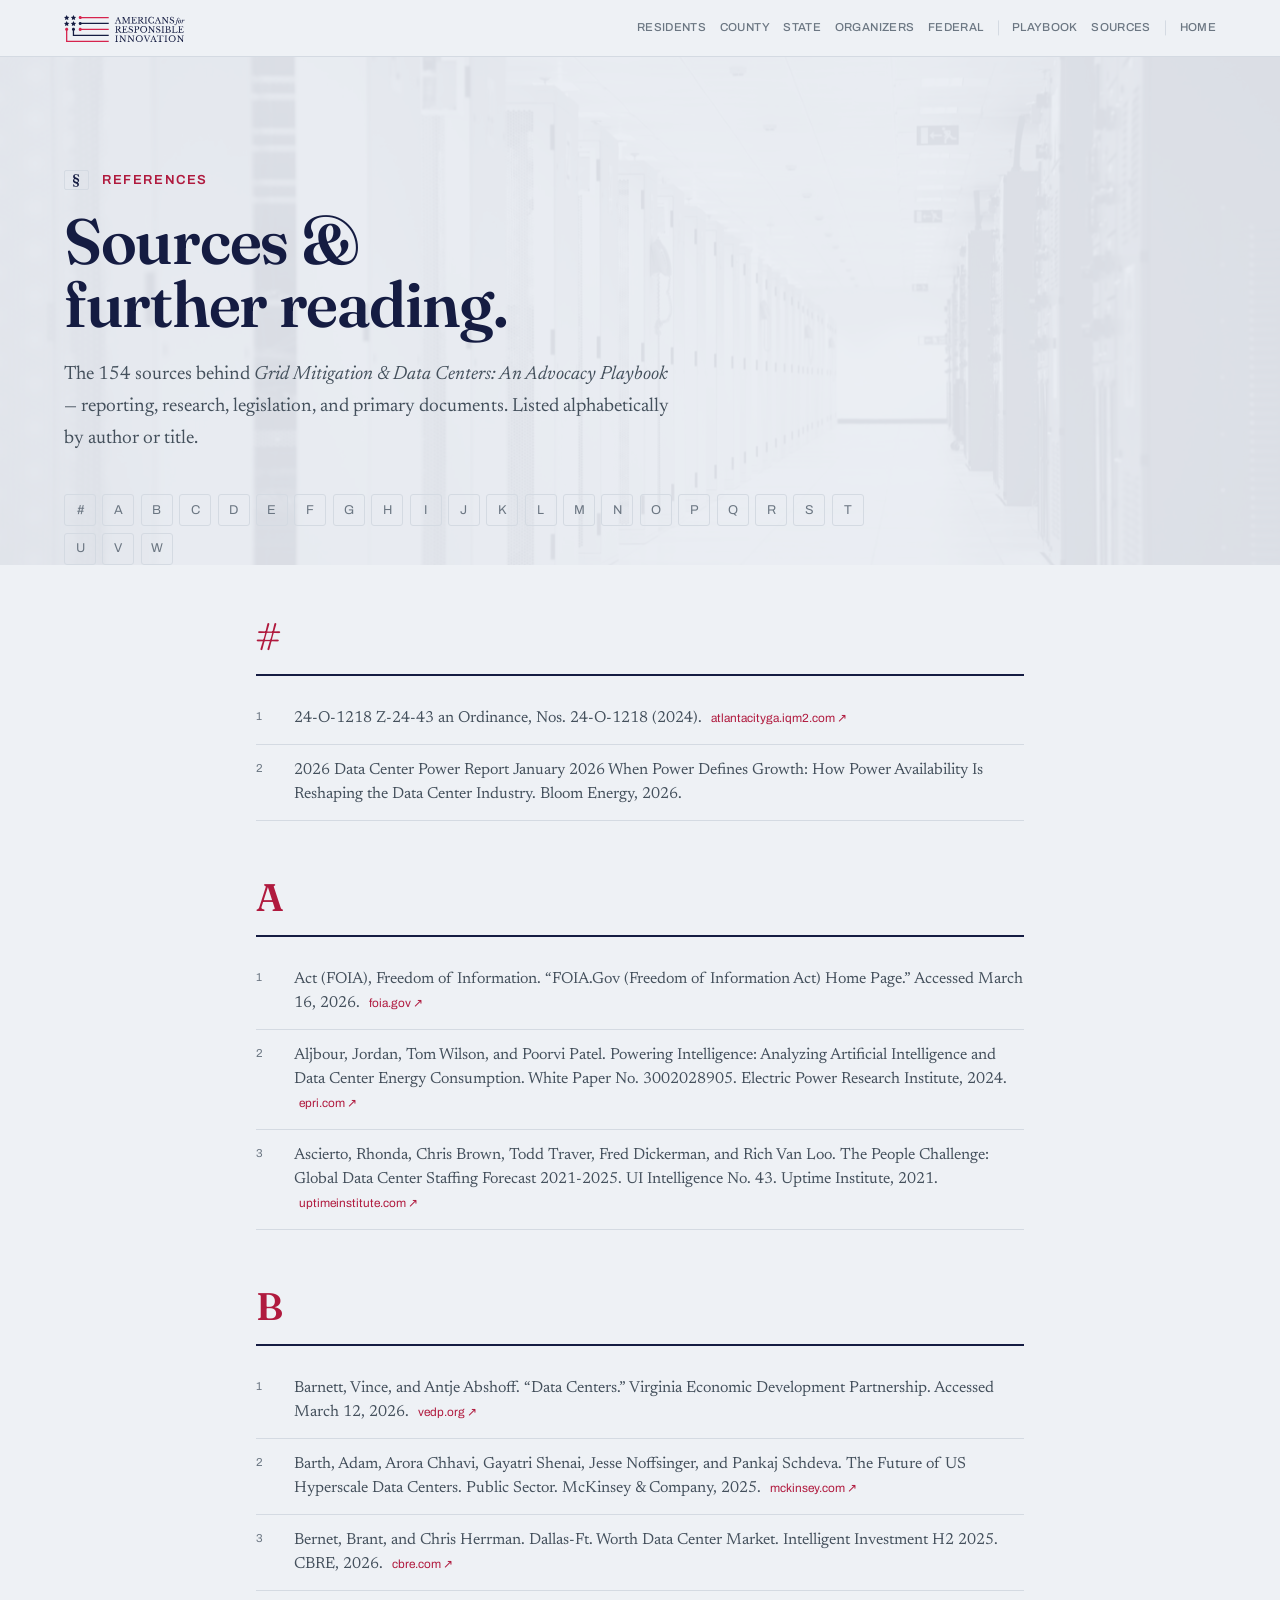
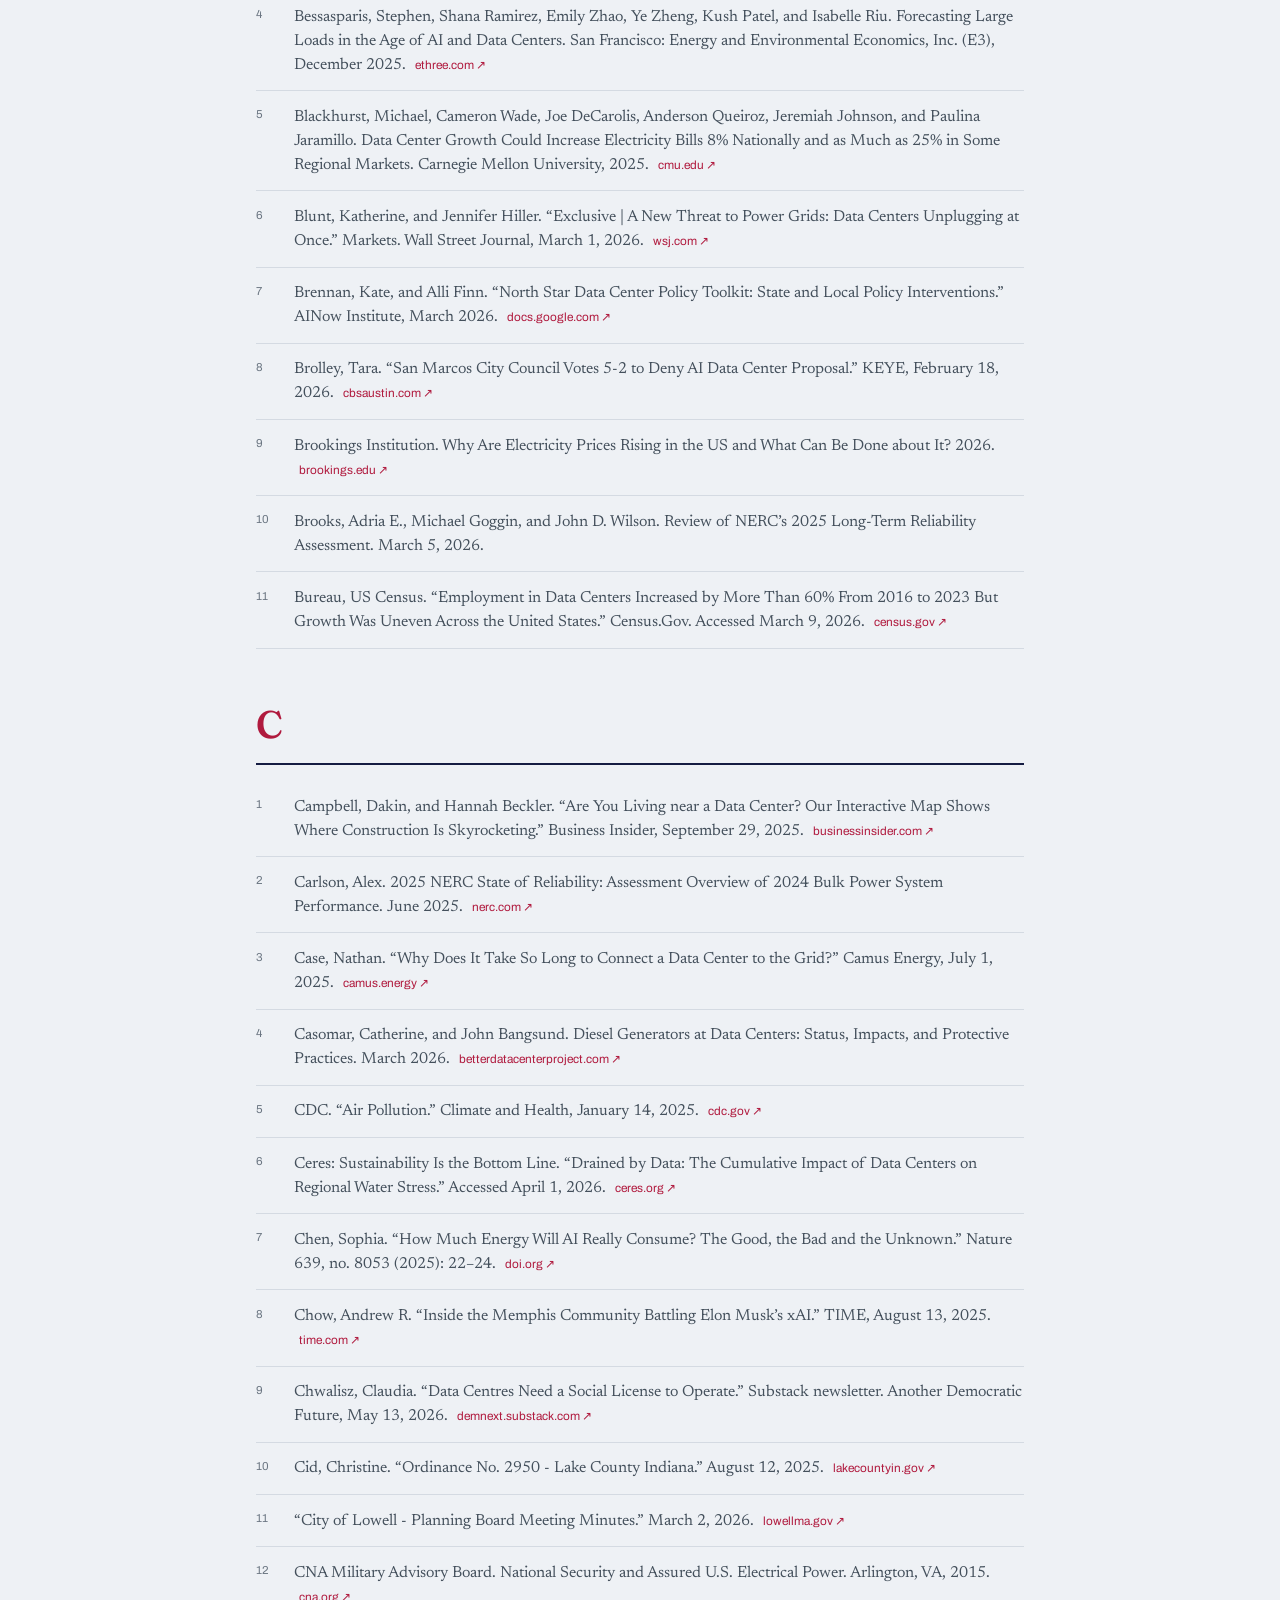
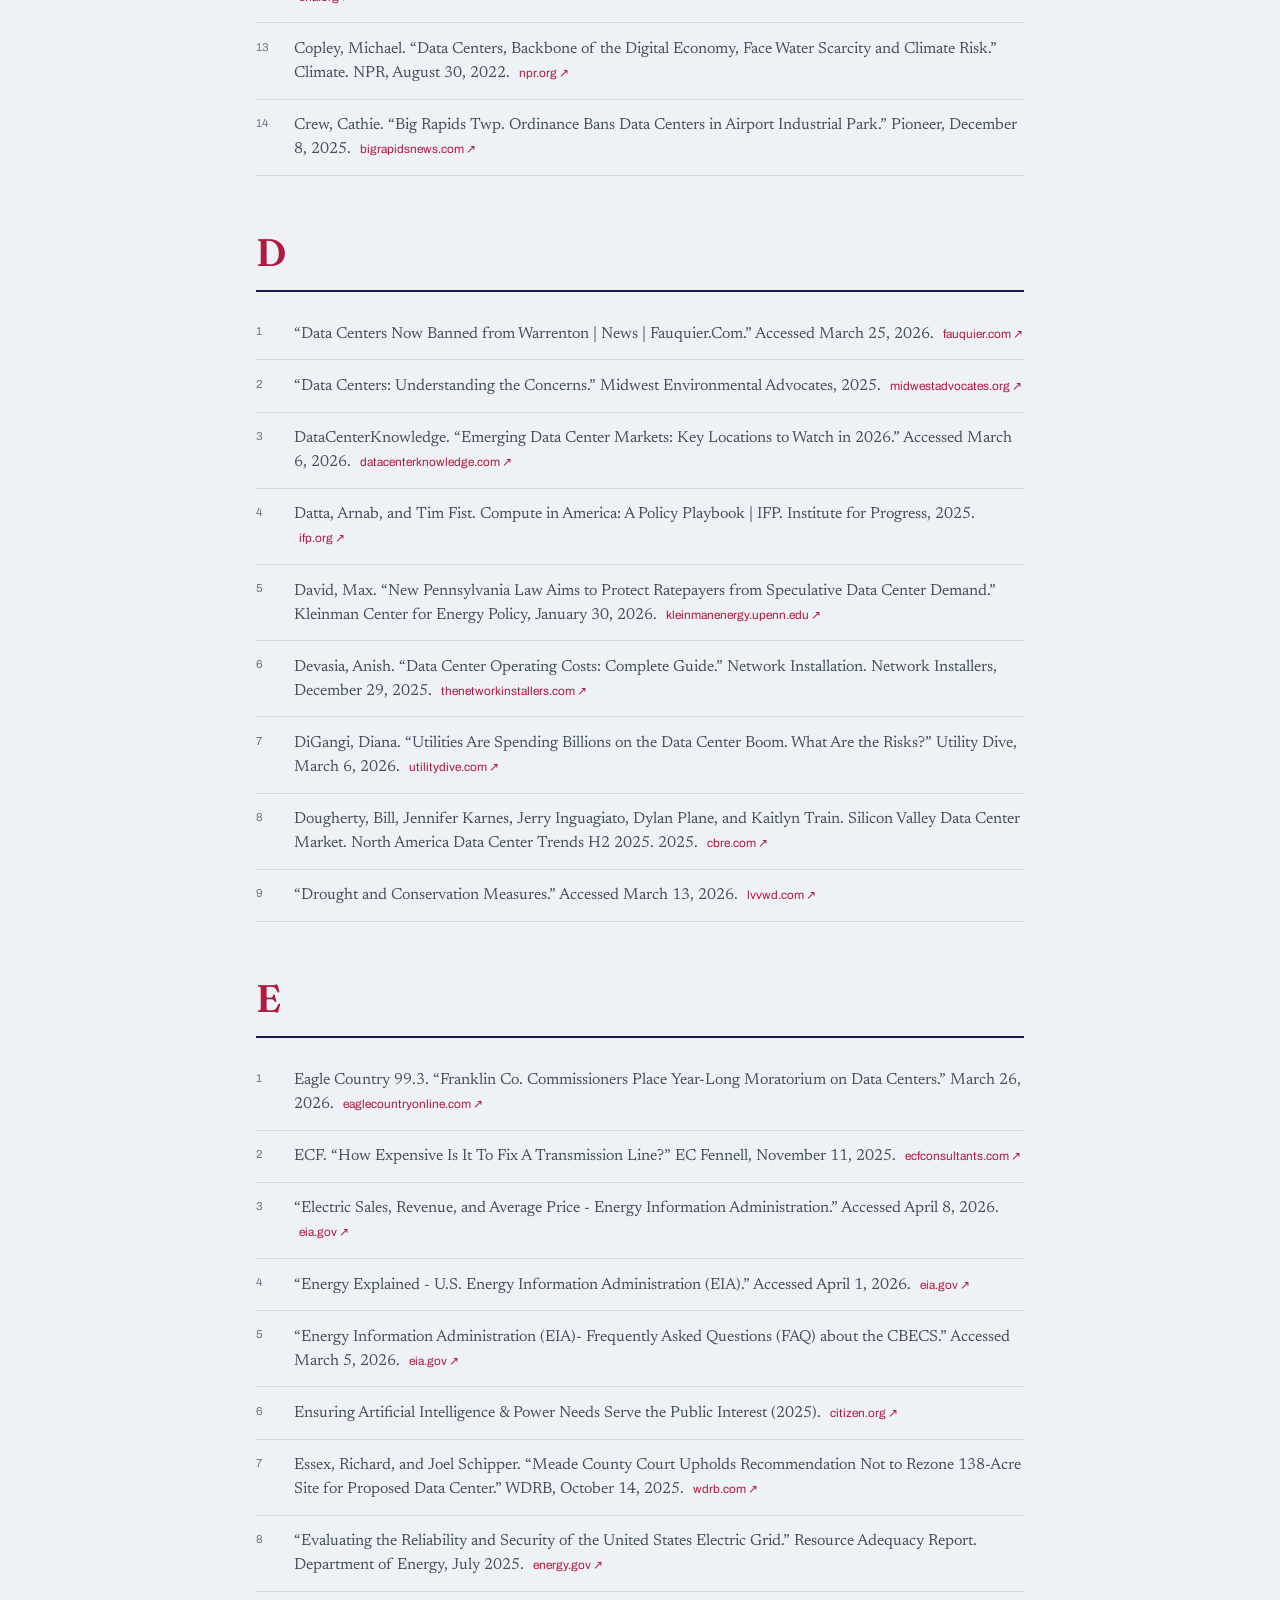
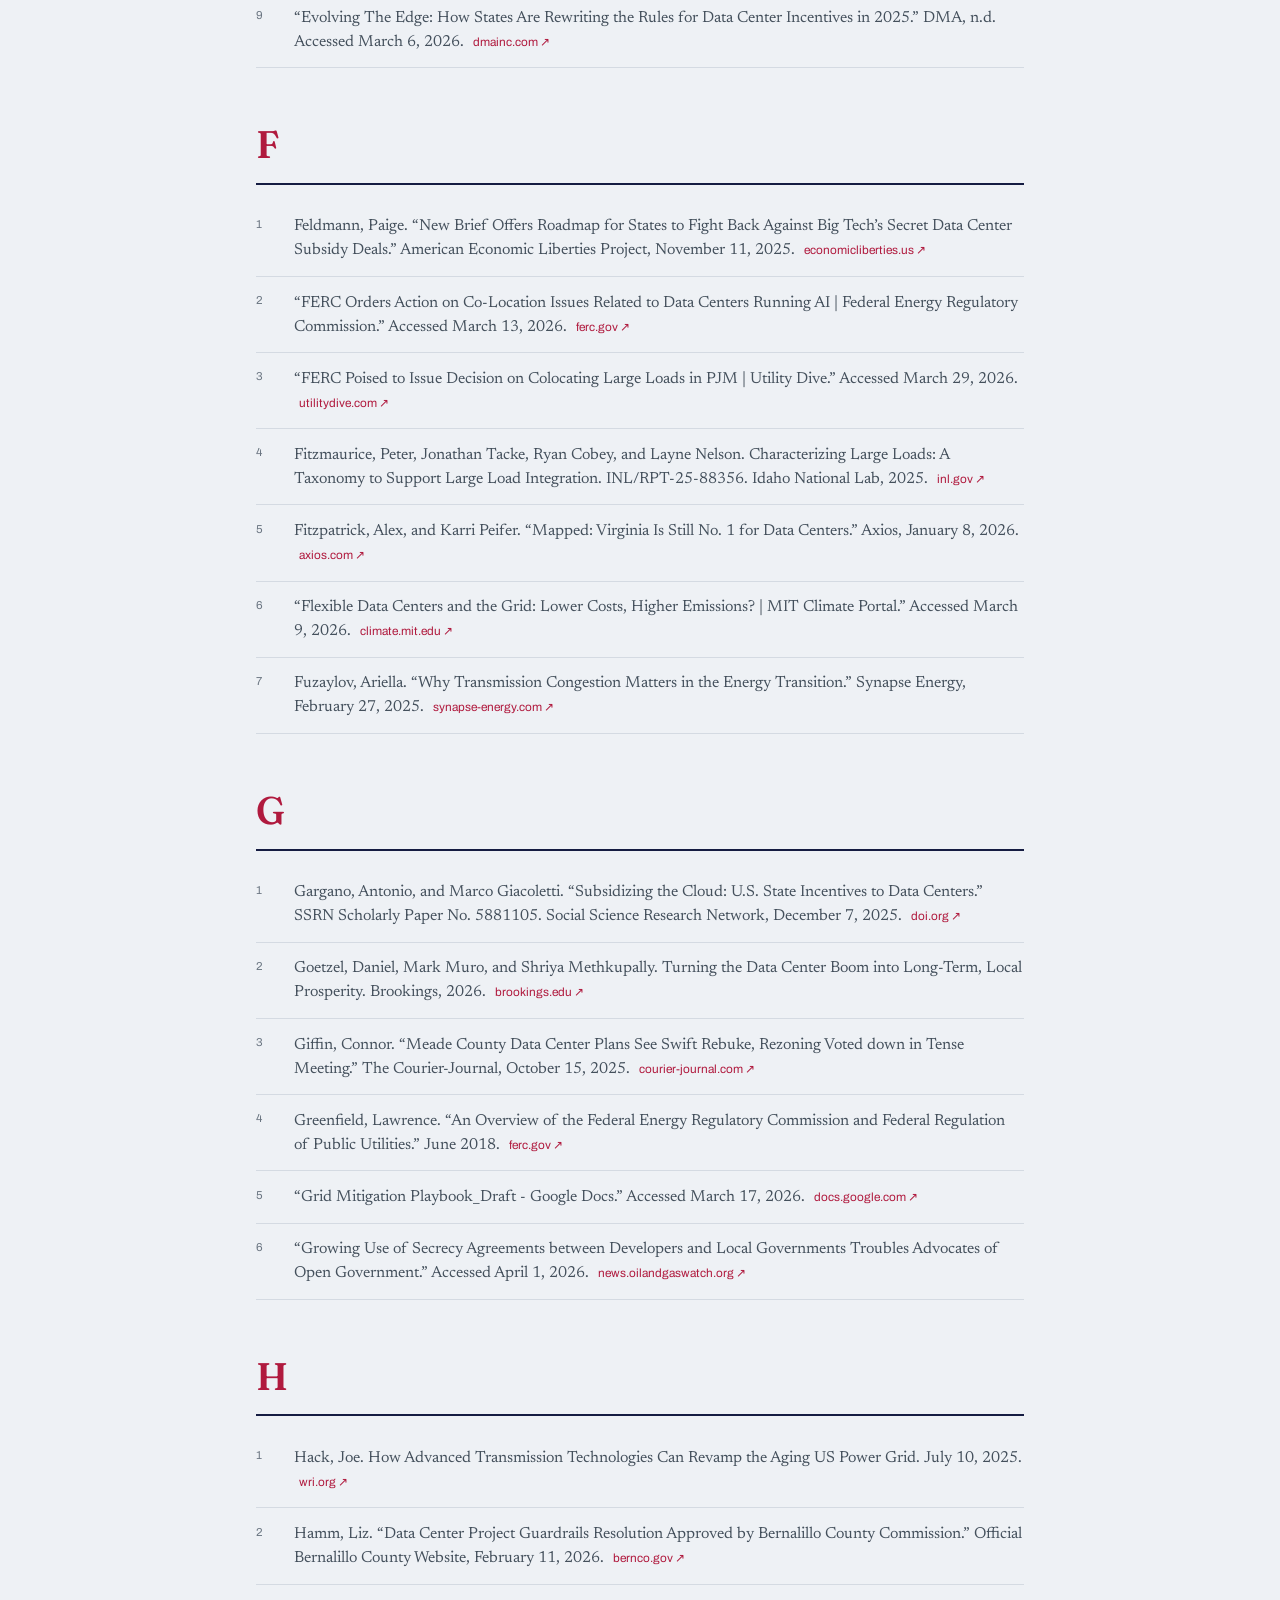
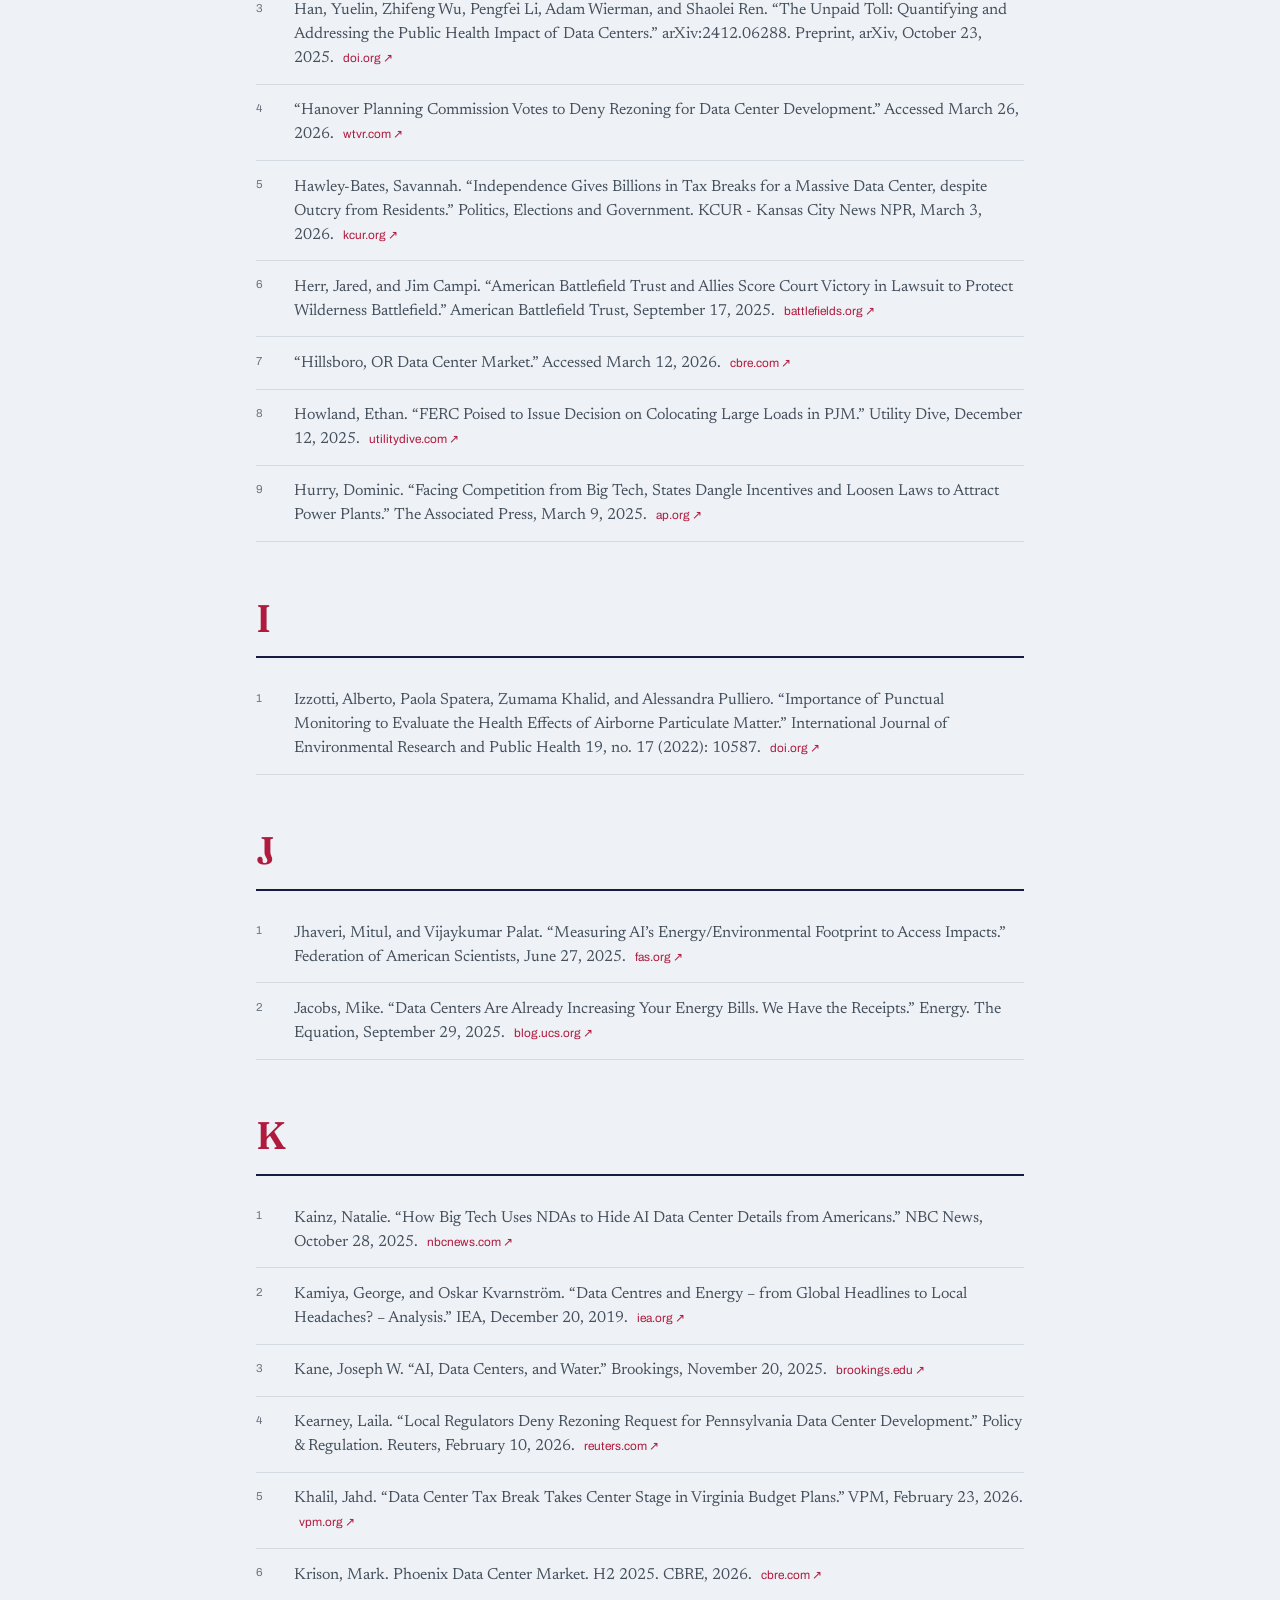
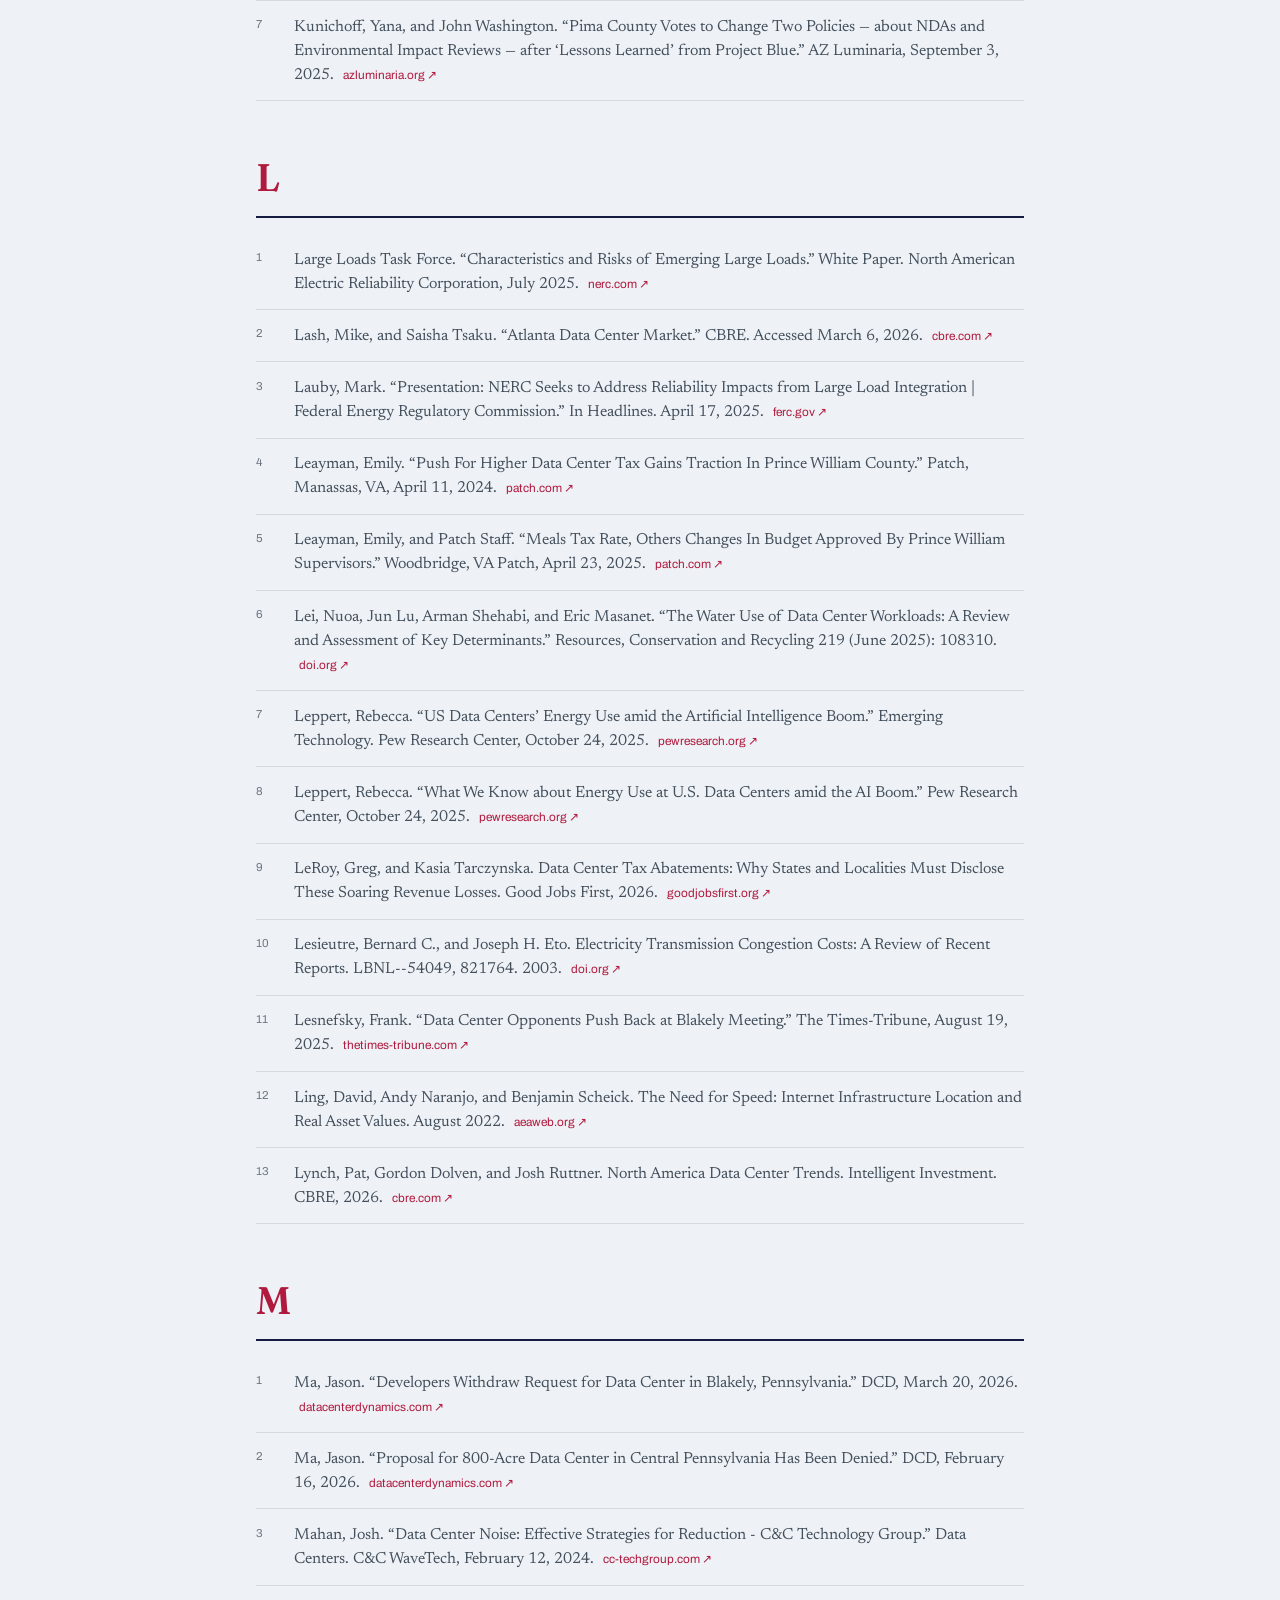
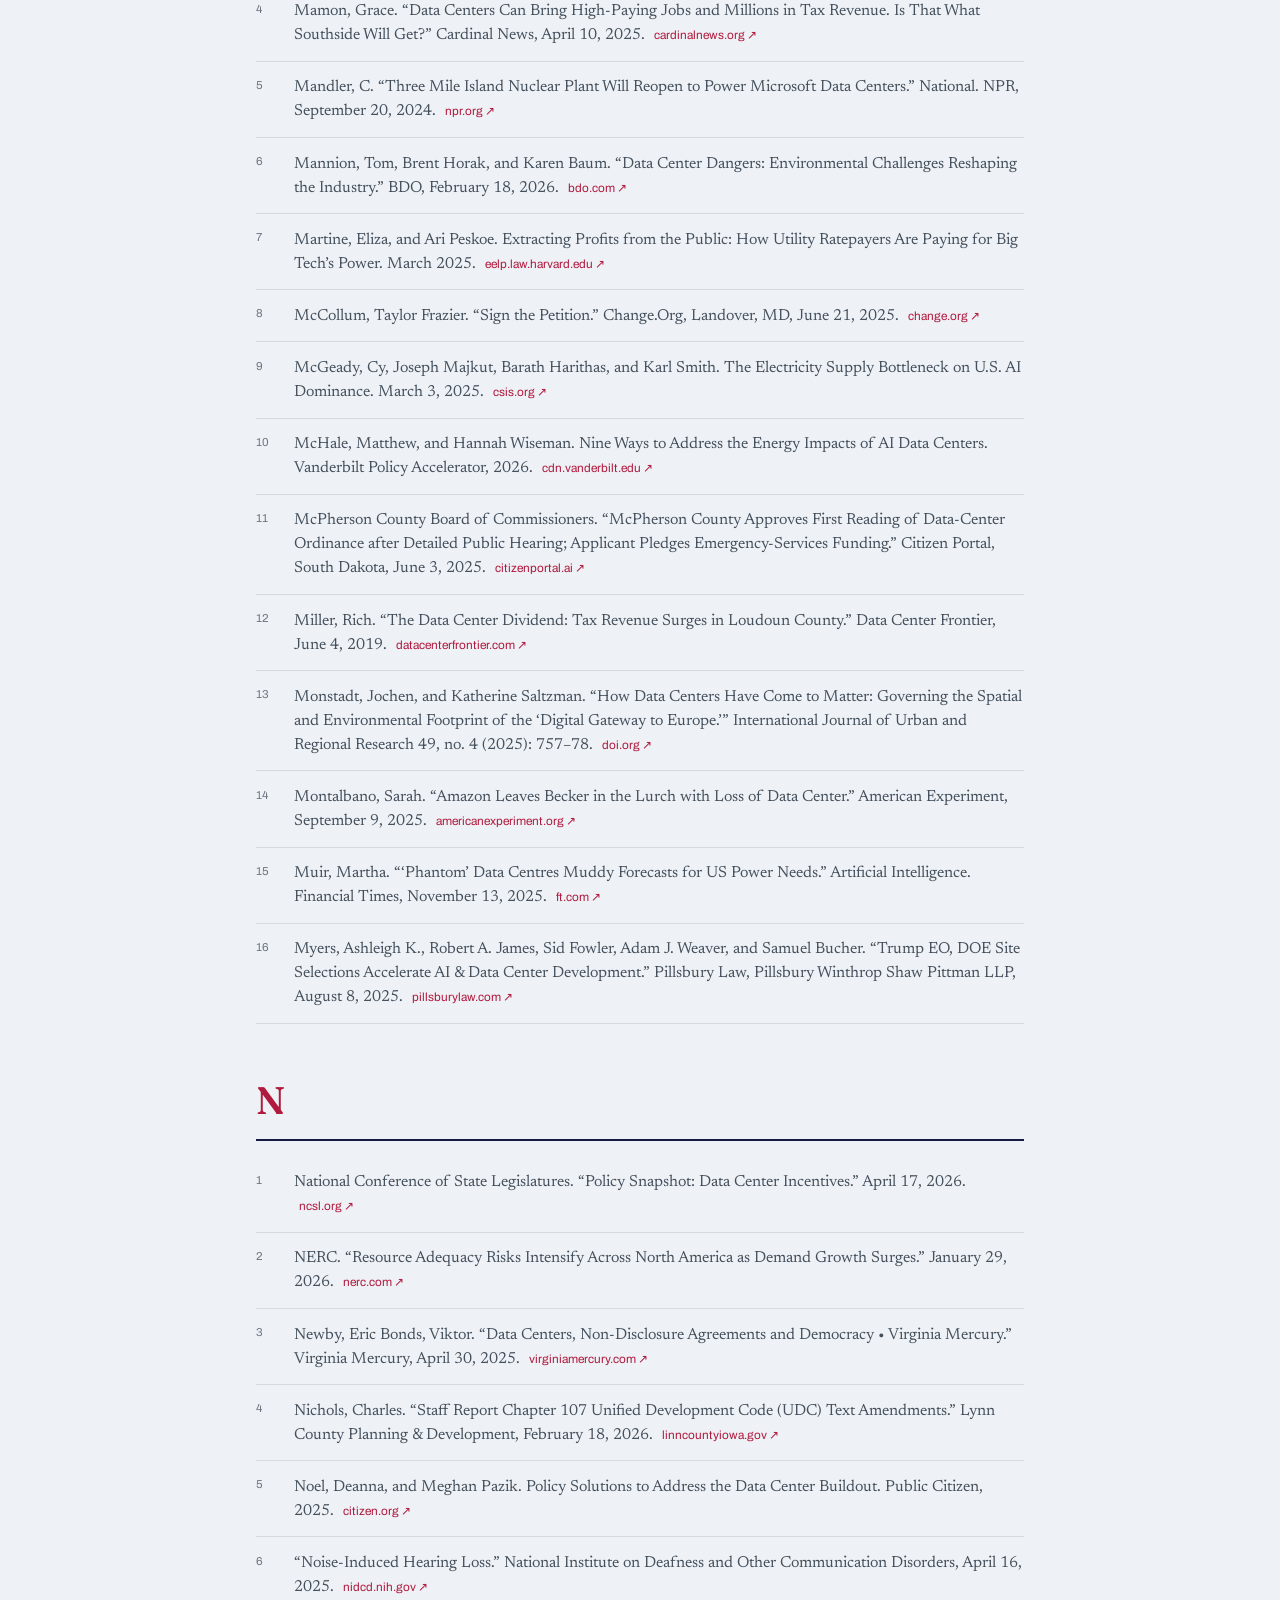
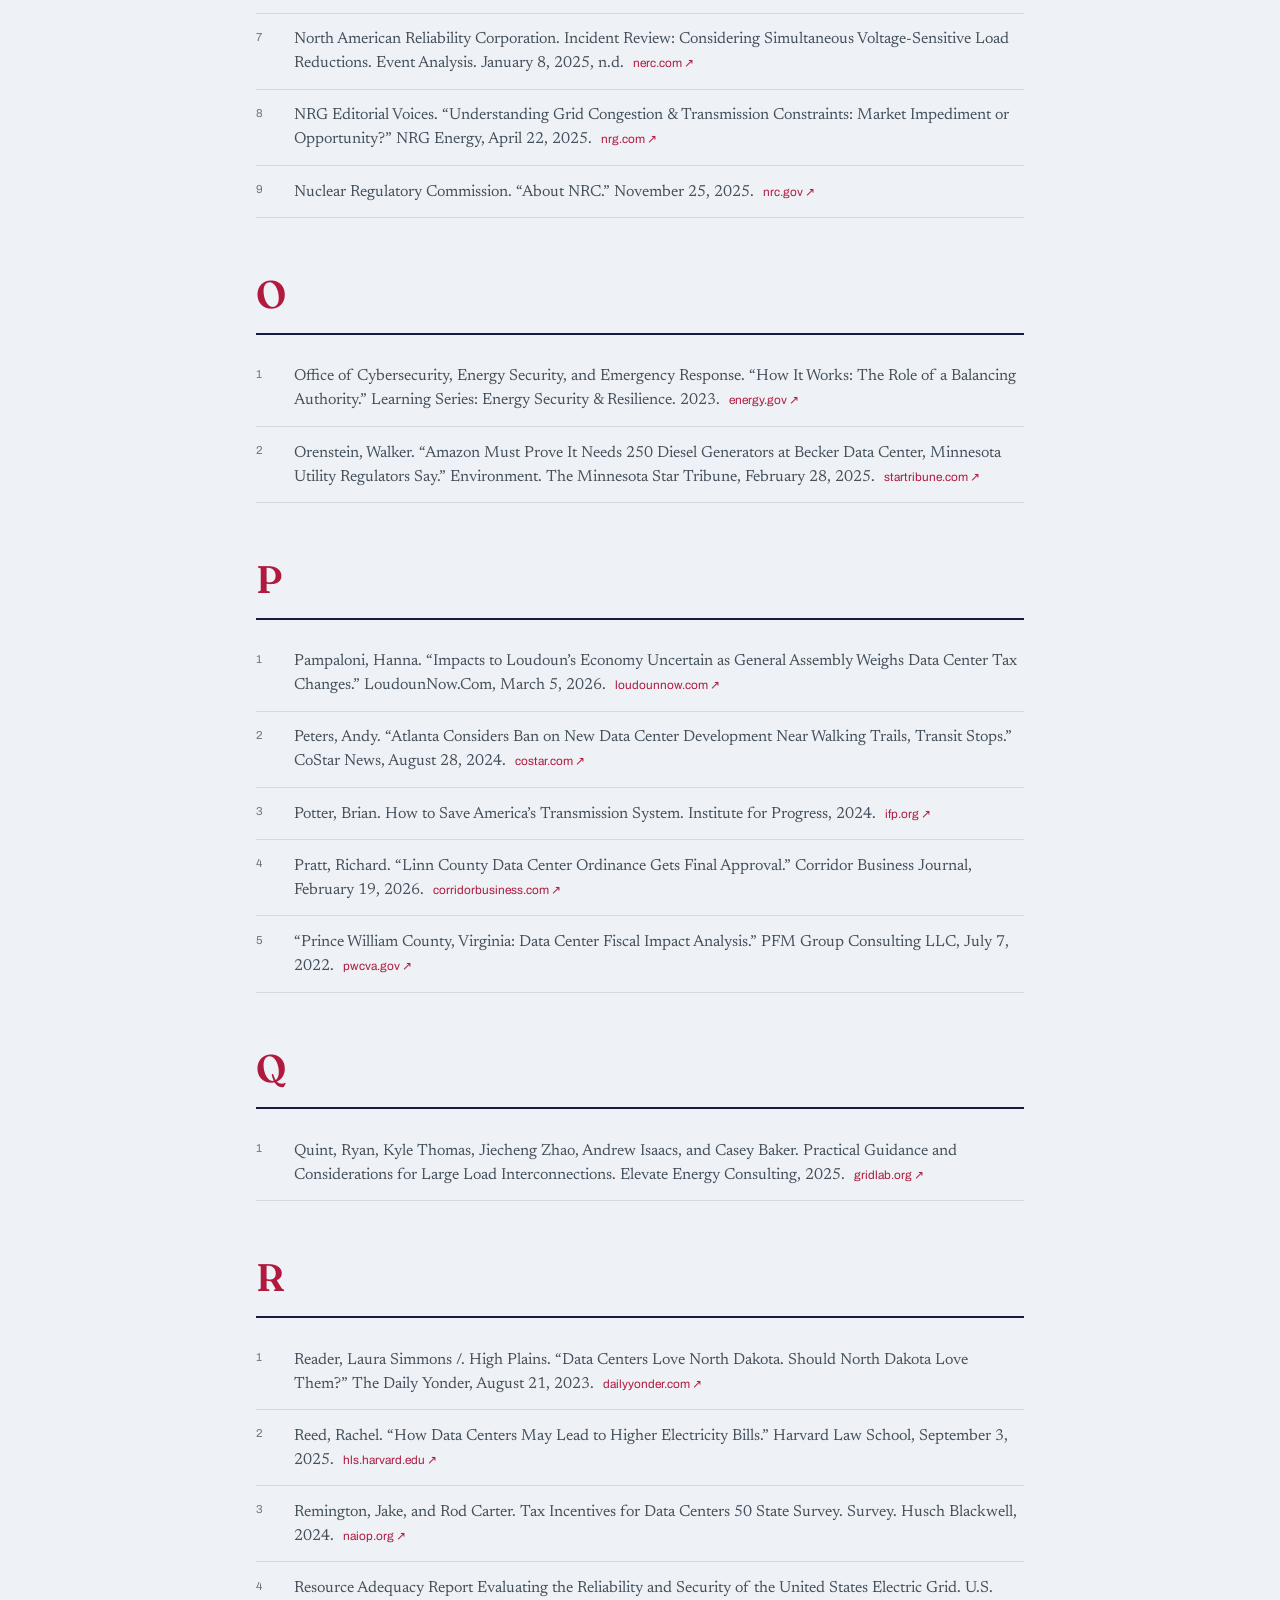
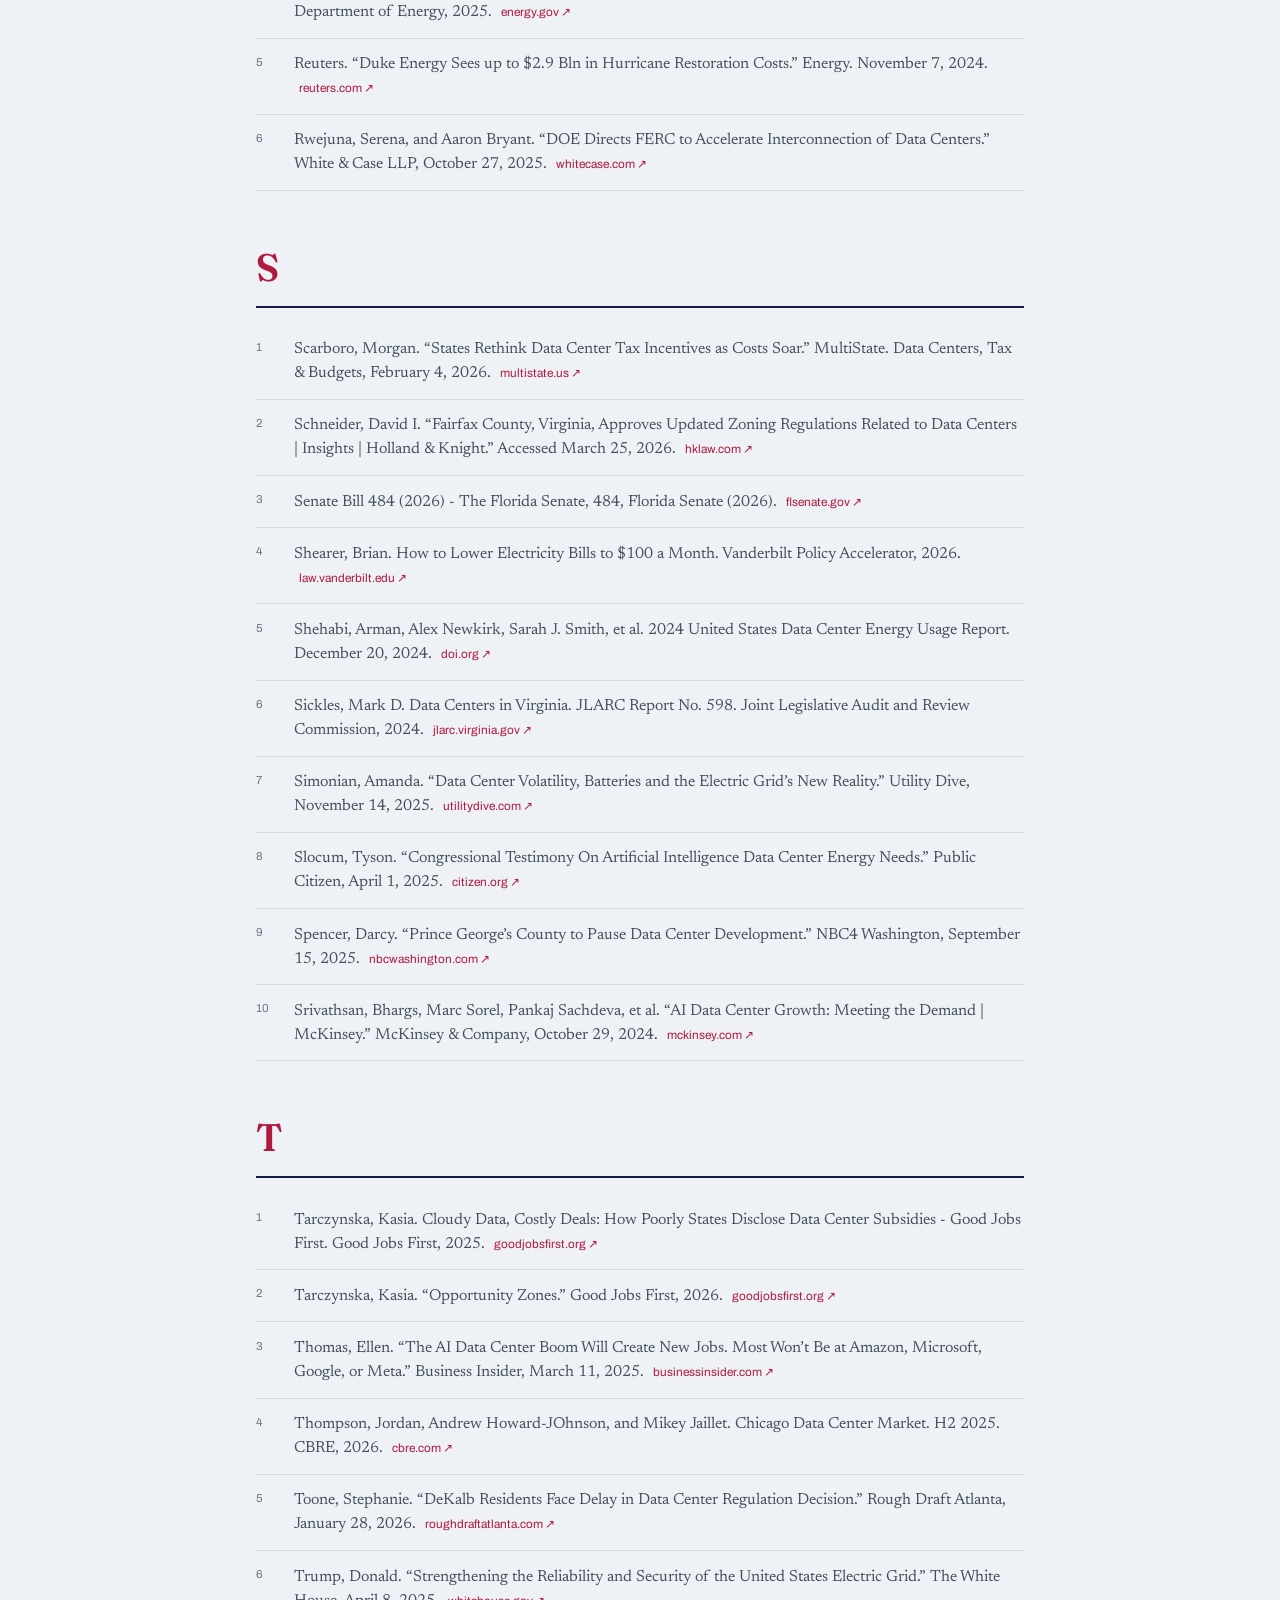
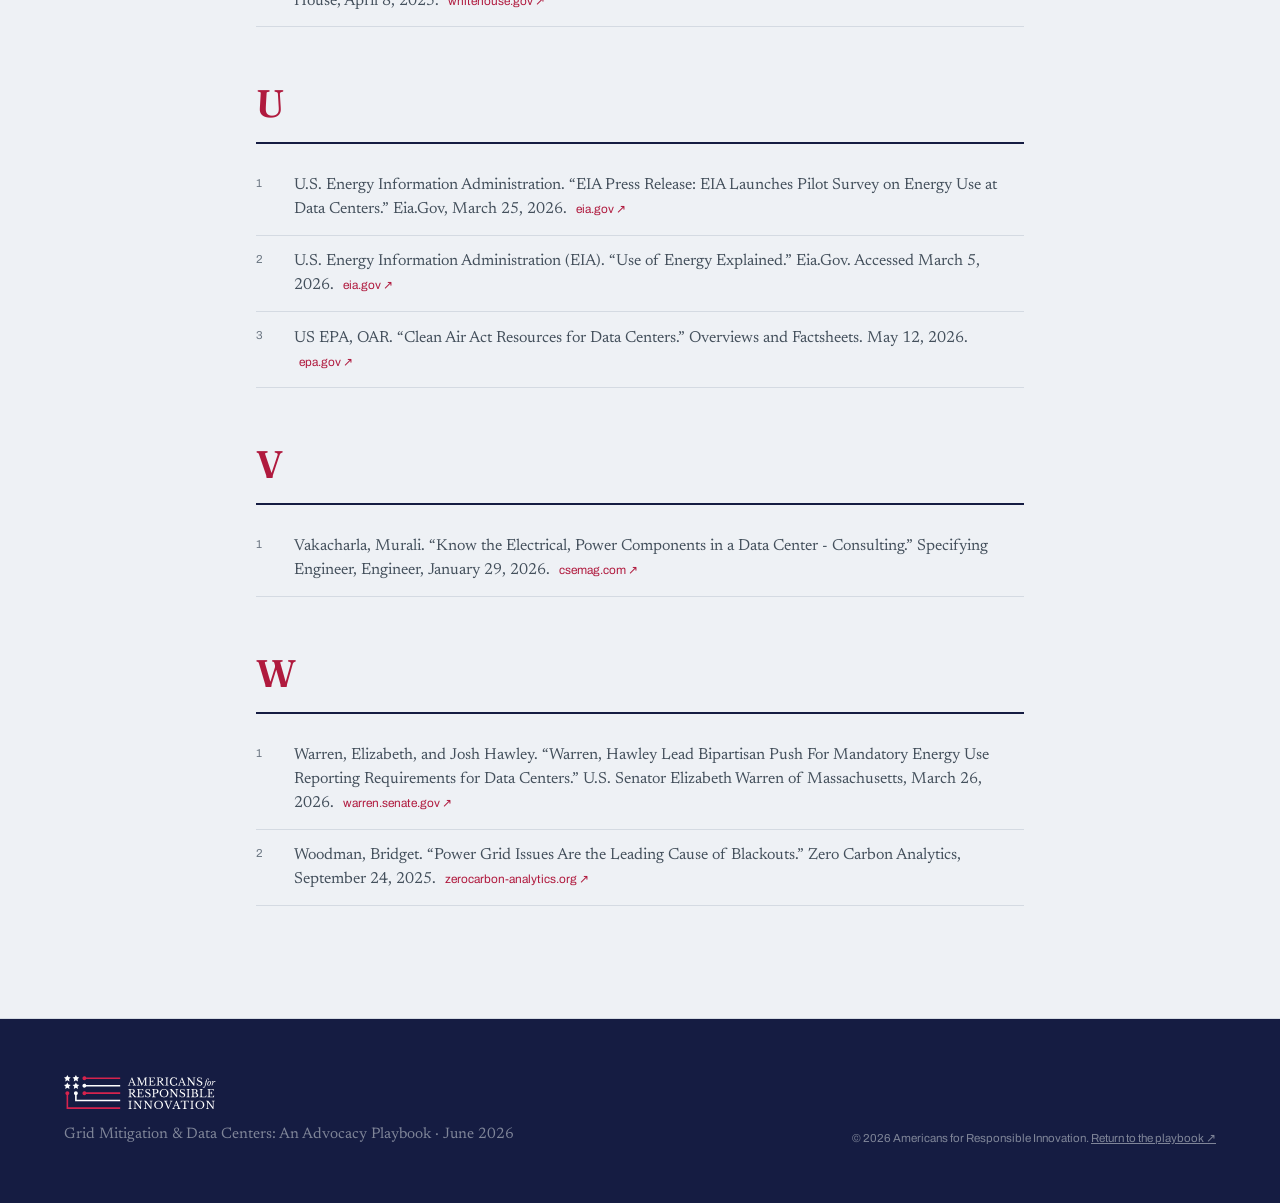
<file: sources.html>
<!DOCTYPE html>
<html lang="en">
<head>
  <meta charset="UTF-8" />
  <meta name="viewport" content="width=device-width, initial-scale=1.0" />
  <!-- Google Analytics (GA4) -->
  <script async src="https://www.googletagmanager.com/gtag/js?id=G-MHRZ4NCW7C"></script>
  <script>
    window.dataLayer = window.dataLayer || [];
    function gtag(){dataLayer.push(arguments);}
    gtag('js', new Date());
    gtag('config', 'G-MHRZ4NCW7C');
  </script>
  <title>Sources &amp; Further Reading — Grid Mitigation &amp; Data Centers</title>
  <meta name="description" content="The full bibliography behind the Grid Mitigation & Data Centers advocacy playbook from Americans for Responsible Innovation." />
  <!-- Open Graph / Twitter share card -->
  <meta property="og:type" content="website" />
  <meta property="og:site_name" content="Behind the Build: Grid Mitigation &amp; Data Centers" />
  <meta property="og:url" content="https://datacenterplaybook.org/sources.html" />
  <meta property="og:title" content="Sources &amp; Further Reading — Grid Mitigation &amp; Data Centers" />
  <meta property="og:description" content="The full bibliography behind the Grid Mitigation & Data Centers advocacy playbook from Americans for Responsible Innovation." />
  <meta property="og:image" content="https://datacenterplaybook.org/images/social-card.png" />
  <meta property="og:image:width" content="1200" />
  <meta property="og:image:height" content="630" />
  <meta property="og:image:alt" content="Behind the Build: Grid Mitigation &amp; Data Centers — an advocacy playbook from Americans for Responsible Innovation" />
  <meta name="twitter:card" content="summary_large_image" />
  <meta name="twitter:title" content="Sources &amp; Further Reading — Grid Mitigation &amp; Data Centers" />
  <meta name="twitter:description" content="The full bibliography behind the Grid Mitigation & Data Centers advocacy playbook from Americans for Responsible Innovation." />
  <meta name="twitter:image" content="https://datacenterplaybook.org/images/social-card.png" />
  <link rel="preconnect" href="https://fonts.googleapis.com" />
  <link rel="preconnect" href="https://fonts.gstatic.com" crossorigin />
  <link href="https://fonts.googleapis.com/css2?family=Archivo:wght@400;500;600;700&family=Fraunces:ital,opsz,wght@0,9..144,300..900;1,9..144,400..700&family=Newsreader:ital,opsz,wght@0,6..72,300..600;1,6..72,300..500&display=swap" rel="stylesheet" />
  <link rel="stylesheet" href="styles.css?v=22" />
</head>
<body class="sources-page">
  <div class="progress" id="progress" aria-hidden="true"></div>

  <!-- ARI duotone filter (navy shadows → cool-light highlights) -->
  <svg width="0" height="0" style="position:absolute" aria-hidden="true" focusable="false">
    <filter id="duo-amber" color-interpolation-filters="sRGB">
      <feColorMatrix type="matrix" values="0.299 0.587 0.114 0 0  0.299 0.587 0.114 0 0  0.299 0.587 0.114 0 0  0 0 0 1 0" />
      <feComponentTransfer>
        <feFuncR type="table" tableValues="0.082 0.870" />
        <feFuncG type="table" tableValues="0.110 0.895" />
        <feFuncB type="table" tableValues="0.259 0.965" />
      </feComponentTransfer>
    </filter>
  </svg>

  <header class="topbar">
    <div class="container topbar-inner">
      <a class="org" href="https://ari.us" target="_blank" rel="noopener"><img src="images/ari-logo-navy.svg" alt="Americans for Responsible Innovation" /></a>
      <nav class="section-nav" aria-label="Primary">
        <a href="guides.html?guide=citizens">Residents</a>
        <a href="guides.html?guide=county">County</a>
        <a href="guides.html?guide=state">State</a>
        <a href="guides.html?guide=cso">Organizers</a>
        <a href="guides.html?guide=federal">Federal</a>
        <a href="playbook.html" class="nav-pb">Playbook</a>
        <a href="sources.html">Sources</a>
        <a href="index.html" class="nav-home">Home</a>
      </nav>
    </div>
  </header>

  <main id="top">
    <section class="section sources-head">
      <img class="cover-photo" src="images/dc-interior-2.jpg" alt="" aria-hidden="true" />
      <div class="container">
        <p class="section-label"><span class="num">§</span> References</p>
        <h1 class="section-title">Sources &amp;<br />further reading.</h1>
        <p class="section-intro">The 154 sources behind <em>Grid Mitigation &amp; Data Centers:
        An Advocacy Playbook</em> — reporting, research, legislation, and primary
        documents. Listed alphabetically by author or title.</p>
        <nav class="src-alpha" aria-label="Jump to letter">
          <a href="#g-hash">#</a>
<a href="#g-A">A</a>
<a href="#g-B">B</a>
<a href="#g-C">C</a>
<a href="#g-D">D</a>
<a href="#g-E">E</a>
<a href="#g-F">F</a>
<a href="#g-G">G</a>
<a href="#g-H">H</a>
<a href="#g-I">I</a>
<a href="#g-J">J</a>
<a href="#g-K">K</a>
<a href="#g-L">L</a>
<a href="#g-M">M</a>
<a href="#g-N">N</a>
<a href="#g-O">O</a>
<a href="#g-P">P</a>
<a href="#g-Q">Q</a>
<a href="#g-R">R</a>
<a href="#g-S">S</a>
<a href="#g-T">T</a>
<a href="#g-U">U</a>
<a href="#g-V">V</a>
<a href="#g-W">W</a>
        </nav>
      </div>
    </section>

    <section class="section sources-body">
      <div class="container measure-wide">
        <h2 class="src-letter" id="g-hash">#</h2>
<ol class="src-list">
<li><span class="src-cite">24-O-1218 Z-24-43 an Ordinance, Nos. 24-O-1218 (2024).</span> <a class="src-link" href="https://atlantacityga.iqm2.com/Citizens/Detail_LegiFile.aspx?Frame=&amp;MeetingID=4061&amp;MediaPosition=&amp;ID=35353&amp;CssClass=" target="_blank" rel="noopener">atlantacityga.iqm2.com ↗</a></li>
<li><span class="src-cite">2026 Data Center Power Report January 2026 When Power Defines Growth: How Power Availability Is Reshaping the Data Center Industry. Bloom Energy, 2026.</span></li>
</ol>
<h2 class="src-letter" id="g-A">A</h2>
<ol class="src-list">
<li><span class="src-cite">Act (FOIA), Freedom of Information. “FOIA.Gov (Freedom of Information Act) Home Page.” Accessed March 16, 2026.</span> <a class="src-link" href="https://www.foia.gov/" target="_blank" rel="noopener">foia.gov ↗</a></li>
<li><span class="src-cite">Aljbour, Jordan, Tom Wilson, and Poorvi Patel. Powering Intelligence: Analyzing Artificial Intelligence and Data Center Energy Consumption. White Paper No. 3002028905. Electric Power Research Institute, 2024.</span> <a class="src-link" href="https://www.epri.com/research/products/3002028905" target="_blank" rel="noopener">epri.com ↗</a></li>
<li><span class="src-cite">Ascierto, Rhonda, Chris Brown, Todd Traver, Fred Dickerman, and Rich Van Loo. The People Challenge: Global Data Center Staffing Forecast 2021-2025. UI Intelligence No. 43. Uptime Institute, 2021.</span> <a class="src-link" href="https://uptimeinstitute.com/uptime_assets/f7fdc06fd6dd53d60f4b3a6ea2b75f5a4ab874d6e52bd727833b29426a245d3e-staffing-forecast-2021-2025.pdf" target="_blank" rel="noopener">uptimeinstitute.com ↗</a></li>
</ol>
<h2 class="src-letter" id="g-B">B</h2>
<ol class="src-list">
<li><span class="src-cite">Barnett, Vince, and Antje Abshoff. “Data Centers.” Virginia Economic Development Partnership. Accessed March 12, 2026.</span> <a class="src-link" href="https://www.vedp.org/industry/data-centers" target="_blank" rel="noopener">vedp.org ↗</a></li>
<li><span class="src-cite">Barth, Adam, Arora Chhavi, Gayatri Shenai, Jesse Noffsinger, and Pankaj Schdeva. The Future of US Hyperscale Data Centers. Public Sector. McKinsey &amp; Company, 2025.</span> <a class="src-link" href="https://www.mckinsey.com/industries/public-sector/our-insights/the-data-center-balance-how-us-states-can-navigate-the-opportunities-and-challenges" target="_blank" rel="noopener">mckinsey.com ↗</a></li>
<li><span class="src-cite">Bernet, Brant, and Chris Herrman. Dallas-Ft. Worth Data Center Market. Intelligent Investment H2 2025. CBRE, 2026.</span> <a class="src-link" href="https://www.cbre.com/insights/books/north-america-data-center-trends-h2-2025/dallas-ft-worth-data-center-market" target="_blank" rel="noopener">cbre.com ↗</a></li>
<li><span class="src-cite">Bessasparis, Stephen, Shana Ramirez, Emily Zhao, Ye Zheng, Kush Patel, and Isabelle Riu. Forecasting Large Loads in the Age of AI and Data Centers. San Francisco: Energy and Environmental Economics, Inc. (E3), December 2025.</span> <a class="src-link" href="https://www.ethree.com/wp-content/uploads/2025/12/E3Whitepaper_DataCenterForecasting.pdf" target="_blank" rel="noopener">ethree.com ↗</a></li>
<li><span class="src-cite">Blackhurst, Michael, Cameron Wade, Joe DeCarolis, Anderson Queiroz, Jeremiah Johnson, and Paulina Jaramillo. Data Center Growth Could Increase Electricity Bills 8% Nationally and as Much as 25% in Some Regional Markets. Carnegie Mellon University, 2025.</span> <a class="src-link" href="https://www.cmu.edu/work-that-matters/energy-innovation/data-center-growth-could-increase-electricity-bills" target="_blank" rel="noopener">cmu.edu ↗</a></li>
<li><span class="src-cite">Blunt, Katherine, and Jennifer Hiller. “Exclusive | A New Threat to Power Grids: Data Centers Unplugging at Once.” Markets. Wall Street Journal, March 1, 2026.</span> <a class="src-link" href="https://www.wsj.com/business/energy-oil/a-new-threat-to-power-grids-data-centers-unplugging-at-once-741f1bda" target="_blank" rel="noopener">wsj.com ↗</a></li>
<li><span class="src-cite">Brennan, Kate, and Alli Finn. “North Star Data Center Policy Toolkit: State and Local Policy Interventions.” AINow Institute, March 2026.</span> <a class="src-link" href="https://docs.google.com/document/d/1x8KsCVOhJS97rxzdd_bWW4Me1Errpj6ggyU5dAdNKUM/edit?usp=sharing&amp;usp=embed_facebook" target="_blank" rel="noopener">docs.google.com ↗</a></li>
<li><span class="src-cite">Brolley, Tara. “San Marcos City Council Votes 5-2 to Deny AI Data Center Proposal.” KEYE, February 18, 2026.</span> <a class="src-link" href="https://cbsaustin.com/news/local/san-marcos-city-council-votes-5-2-to-deny-ai-data-center-proposal" target="_blank" rel="noopener">cbsaustin.com ↗</a></li>
<li><span class="src-cite">Brookings Institution. Why Are Electricity Prices Rising in the US and What Can Be Done about It? 2026.</span> <a class="src-link" href="https://www.brookings.edu/events/why-are-electricity-prices-rising-in-the-us-and-what-can-be-done-about-it/" target="_blank" rel="noopener">brookings.edu ↗</a></li>
<li><span class="src-cite">Brooks, Adria E., Michael Goggin, and John D. Wilson. Review of NERC’s 2025 Long-Term Reliability Assessment. March 5, 2026.</span></li>
<li><span class="src-cite">Bureau, US Census. “Employment in Data Centers Increased by More Than 60% From 2016 to 2023 But Growth Was Uneven Across the United States.” Census.Gov. Accessed March 9, 2026.</span> <a class="src-link" href="https://www.census.gov/library/stories/2025/01/data-centers.html" target="_blank" rel="noopener">census.gov ↗</a></li>
</ol>
<h2 class="src-letter" id="g-C">C</h2>
<ol class="src-list">
<li><span class="src-cite">Campbell, Dakin, and Hannah Beckler. “Are You Living near a Data Center? Our Interactive Map Shows Where Construction Is Skyrocketing.” Business Insider, September 29, 2025.</span> <a class="src-link" href="https://www.businessinsider.com/data-center-locations-us-map-ai-boom-2025-9" target="_blank" rel="noopener">businessinsider.com ↗</a></li>
<li><span class="src-cite">Carlson, Alex. 2025 NERC State of Reliability: Assessment Overview of 2024 Bulk Power System Performance. June 2025.</span> <a class="src-link" href="https://www.nerc.com/globalassets/programs/rapa/pa/nerc_sor_2025_overview.pdf" target="_blank" rel="noopener">nerc.com ↗</a></li>
<li><span class="src-cite">Case, Nathan. “Why Does It Take So Long to Connect a Data Center to the Grid?” Camus Energy, July 1, 2025.</span> <a class="src-link" href="https://www.camus.energy/blog/why-does-it-take-so-long-to-connect-a-data-center-to-the-grid" target="_blank" rel="noopener">camus.energy ↗</a></li>
<li><span class="src-cite">Casomar, Catherine, and John Bangsund. Diesel Generators at Data Centers: Status, Impacts, and Protective Practices. March 2026.</span> <a class="src-link" href="https://betterdatacenterproject.com/wp-content/uploads/2026/03/Diesel-Generators-at-Data-Centers-Status-Impacts-and-Protective-Practices.pdf" target="_blank" rel="noopener">betterdatacenterproject.com ↗</a></li>
<li><span class="src-cite">CDC. “Air Pollution.” Climate and Health, January 14, 2025.</span> <a class="src-link" href="https://www.cdc.gov/climate-health/php/effects/air-pollution.html" target="_blank" rel="noopener">cdc.gov ↗</a></li>
<li><span class="src-cite">Ceres: Sustainability Is the Bottom Line. “Drained by Data: The Cumulative Impact of Data Centers on Regional Water Stress.” Accessed April 1, 2026.</span> <a class="src-link" href="https://www.ceres.org/resources/reports/drained-by-data-the-cumulative-impact-of-data-centers-on-regional-water-stress" target="_blank" rel="noopener">ceres.org ↗</a></li>
<li><span class="src-cite">Chen, Sophia. “How Much Energy Will AI Really Consume? The Good, the Bad and the Unknown.” Nature 639, no. 8053 (2025): 22–24.</span> <a class="src-link" href="https://doi.org/10.1038/d41586-025-00616-z" target="_blank" rel="noopener">doi.org ↗</a></li>
<li><span class="src-cite">Chow, Andrew R. “Inside the Memphis Community Battling Elon Musk’s xAI.” TIME, August 13, 2025.</span> <a class="src-link" href="https://time.com/7308925/elon-musk-memphis-ai-data-center/" target="_blank" rel="noopener">time.com ↗</a></li>
<li><span class="src-cite">Chwalisz, Claudia. “Data Centres Need a Social License to Operate.” Substack newsletter. Another Democratic Future, May 13, 2026.</span> <a class="src-link" href="https://demnext.substack.com/p/data-centres-need-a-social-license" target="_blank" rel="noopener">demnext.substack.com ↗</a></li>
<li><span class="src-cite">Cid, Christine. “Ordinance No. 2950 - Lake County Indiana.” August 12, 2025.</span> <a class="src-link" href="https://lakecountyin.gov/departments/planning-commission/ordinances-c/amendments/ord%202590%20data%20center.pdf" target="_blank" rel="noopener">lakecountyin.gov ↗</a></li>
<li><span class="src-cite">“City of Lowell - Planning Board Meeting Minutes.” March 2, 2026.</span> <a class="src-link" href="https://www.lowellma.gov/AgendaCenter/ViewFile/Minutes/_03022026-3815" target="_blank" rel="noopener">lowellma.gov ↗</a></li>
<li><span class="src-cite">CNA Military Advisory Board. National Security and Assured U.S. Electrical Power. Arlington, VA, 2015.</span> <a class="src-link" href="https://www.cna.org/analyses/2015/national-security-and-assured-us-electrical-power" target="_blank" rel="noopener">cna.org ↗</a></li>
<li><span class="src-cite">Copley, Michael. “Data Centers, Backbone of the Digital Economy, Face Water Scarcity and Climate Risk.” Climate. NPR, August 30, 2022.</span> <a class="src-link" href="https://www.npr.org/2022/08/30/1119938708/data-centers-backbone-of-the-digital-economy-face-water-scarcity-and-climate-ris" target="_blank" rel="noopener">npr.org ↗</a></li>
<li><span class="src-cite">Crew, Cathie. “Big Rapids Twp. Ordinance Bans Data Centers in Airport Industrial Park.” Pioneer, December 8, 2025.</span> <a class="src-link" href="https://www.bigrapidsnews.com/news/article/new-ordinance-bans-data-centers-big-rapids-21225421.php" target="_blank" rel="noopener">bigrapidsnews.com ↗</a></li>
</ol>
<h2 class="src-letter" id="g-D">D</h2>
<ol class="src-list">
<li><span class="src-cite">“Data Centers Now Banned from Warrenton | News | Fauquier.Com.” Accessed March 25, 2026.</span> <a class="src-link" href="https://www.fauquier.com/news/town-council-votes-to-ban-data-centers-from-warrenton/article_0f58d64e-f89e-4dbd-8825-c06e65f1a4b7.html" target="_blank" rel="noopener">fauquier.com ↗</a></li>
<li><span class="src-cite">“Data Centers: Understanding the Concerns.” Midwest Environmental Advocates, 2025.</span> <a class="src-link" href="https://midwestadvocates.org/issues/data-centers/" target="_blank" rel="noopener">midwestadvocates.org ↗</a></li>
<li><span class="src-cite">DataCenterKnowledge. “Emerging Data Center Markets: Key Locations to Watch in 2026.” Accessed March 6, 2026.</span> <a class="src-link" href="https://www.datacenterknowledge.com/data-center-site-selection/emerging-data-center-markets-key-locations-to-watch-in-2026" target="_blank" rel="noopener">datacenterknowledge.com ↗</a></li>
<li><span class="src-cite">Datta, Arnab, and Tim Fist. Compute in America: A Policy Playbook | IFP. Institute for Progress, 2025.</span> <a class="src-link" href="https://ifp.org/special-compute-zones/" target="_blank" rel="noopener">ifp.org ↗</a></li>
<li><span class="src-cite">David, Max. “New Pennsylvania Law Aims to Protect Ratepayers from Speculative Data Center Demand.” Kleinman Center for Energy Policy, January 30, 2026.</span> <a class="src-link" href="https://kleinmanenergy.upenn.edu/commentary/blog/new-pennsylvania-law-aims-to-protect-ratepayers-from-speculative-data-center-demand/" target="_blank" rel="noopener">kleinmanenergy.upenn.edu ↗</a></li>
<li><span class="src-cite">Devasia, Anish. “Data Center Operating Costs: Complete Guide.” Network Installation. Network Installers, December 29, 2025.</span> <a class="src-link" href="https://thenetworkinstallers.com/blog/data-center-operating-costs/" target="_blank" rel="noopener">thenetworkinstallers.com ↗</a></li>
<li><span class="src-cite">DiGangi, Diana. “Utilities Are Spending Billions on the Data Center Boom. What Are the Risks?” Utility Dive, March 6, 2026.</span> <a class="src-link" href="https://www.utilitydive.com/news/utilities-data-center-risk-buildout-bubble-ai-infrastructure-grid/812781/" target="_blank" rel="noopener">utilitydive.com ↗</a></li>
<li><span class="src-cite">Dougherty, Bill, Jennifer Karnes, Jerry Inguagiato, Dylan Plane, and Kaitlyn Train. Silicon Valley Data Center Market. North America Data Center Trends H2 2025. 2025.</span> <a class="src-link" href="https://www.cbre.com/insights/books/north-america-data-center-trends-h2-2025/silicon-valley-data-center-market" target="_blank" rel="noopener">cbre.com ↗</a></li>
<li><span class="src-cite">“Drought and Conservation Measures.” Accessed March 13, 2026.</span> <a class="src-link" href="https://www.lvvwd.com/conservation/measures/index.html" target="_blank" rel="noopener">lvvwd.com ↗</a></li>
</ol>
<h2 class="src-letter" id="g-E">E</h2>
<ol class="src-list">
<li><span class="src-cite">Eagle Country 99.3. “Franklin Co. Commissioners Place Year-Long Moratorium on Data Centers.” March 26, 2026.</span> <a class="src-link" href="https://www.eaglecountryonline.com/news/local-news/franklin-co-commissioners-place-year-long-moratorium-on-data-centers/" target="_blank" rel="noopener">eaglecountryonline.com ↗</a></li>
<li><span class="src-cite">ECF. “How Expensive Is It To Fix A Transmission Line?” EC Fennell, November 11, 2025.</span> <a class="src-link" href="https://www.ecfconsultants.com/post/how-expensive-is-it-to-fix-a-transmission-line" target="_blank" rel="noopener">ecfconsultants.com ↗</a></li>
<li><span class="src-cite">“Electric Sales, Revenue, and Average Price - Energy Information Administration.” Accessed April 8, 2026.</span> <a class="src-link" href="https://www.eia.gov/electricity/sales_revenue_price/" target="_blank" rel="noopener">eia.gov ↗</a></li>
<li><span class="src-cite">“Energy Explained - U.S. Energy Information Administration (EIA).” Accessed April 1, 2026.</span> <a class="src-link" href="https://www.eia.gov/energyexplained/" target="_blank" rel="noopener">eia.gov ↗</a></li>
<li><span class="src-cite">“Energy Information Administration (EIA)- Frequently Asked Questions (FAQ) about the CBECS.” Accessed March 5, 2026.</span> <a class="src-link" href="https://www.eia.gov/consumption/commercial/faq.php" target="_blank" rel="noopener">eia.gov ↗</a></li>
<li><span class="src-cite">Ensuring Artificial Intelligence &amp; Power Needs Serve the Public Interest (2025).</span> <a class="src-link" href="https://www.citizen.org/wp-content/uploads/tysontestimony0331.pdf" target="_blank" rel="noopener">citizen.org ↗</a></li>
<li><span class="src-cite">Essex, Richard, and Joel Schipper. “Meade County Court Upholds Recommendation Not to Rezone 138-Acre Site for Proposed Data Center.” WDRB, October 14, 2025.</span> <a class="src-link" href="https://www.wdrb.com/news/meade-county-court-upholds-recommendation-not-to-rezone-138-acre-site-for-proposed-data-center/article_05d308e7-72bb-461c-8b4a-7194a55ab4d3.html" target="_blank" rel="noopener">wdrb.com ↗</a></li>
<li><span class="src-cite">“Evaluating the Reliability and Security of the United States Electric Grid.” Resource Adequacy Report. Department of Energy, July 2025.</span> <a class="src-link" href="https://www.energy.gov/sites/default/files/2025-11/DOE%20Final%20EO%20Report%20%28REVISED%20OCT%2027%29.pdf" target="_blank" rel="noopener">energy.gov ↗</a></li>
<li><span class="src-cite">“Evolving The Edge: How States Are Rewriting the Rules for Data Center Incentives in 2025.” DMA, n.d. Accessed March 6, 2026.</span> <a class="src-link" href="https://dmainc.com/news-and-insights/state-rules-data-center-incentives-2025/" target="_blank" rel="noopener">dmainc.com ↗</a></li>
</ol>
<h2 class="src-letter" id="g-F">F</h2>
<ol class="src-list">
<li><span class="src-cite">Feldmann, Paige. “New Brief Offers Roadmap for States to Fight Back Against Big Tech’s Secret Data Center Subsidy Deals.” American Economic Liberties Project, November 11, 2025.</span> <a class="src-link" href="https://www.economicliberties.us/press-release/new-brief-offers-roadmap-for-states-to-fight-back-against-big-techs-secret-data-center-subsidy-deals/" target="_blank" rel="noopener">economicliberties.us ↗</a></li>
<li><span class="src-cite">“FERC Orders Action on Co-Location Issues Related to Data Centers Running AI | Federal Energy Regulatory Commission.” Accessed March 13, 2026.</span> <a class="src-link" href="https://www.ferc.gov/news-events/news/ferc-orders-action-co-location-issues-related-data-centers-running-ai" target="_blank" rel="noopener">ferc.gov ↗</a></li>
<li><span class="src-cite">“FERC Poised to Issue Decision on Colocating Large Loads in PJM | Utility Dive.” Accessed March 29, 2026.</span> <a class="src-link" href="https://www.utilitydive.com/news/ferc-pjm-colocation-large-loads-data-centers/807758/" target="_blank" rel="noopener">utilitydive.com ↗</a></li>
<li><span class="src-cite">Fitzmaurice, Peter, Jonathan Tacke, Ryan Cobey, and Layne Nelson. Characterizing Large Loads: A Taxonomy to Support Large Load Integration. INL/RPT-25-88356. Idaho National Lab, 2025.</span> <a class="src-link" href="https://inl.gov/content/uploads/2023/07/Characterizing-Large-Loads-A-Taxonomy-to-Support-Large-Load-Integration.pdf#:~:text=This%20paper%20concludes%20with%20a,integration%2C%20but%20primarily%20considers%20the" target="_blank" rel="noopener">inl.gov ↗</a></li>
<li><span class="src-cite">Fitzpatrick, Alex, and Karri Peifer. “Mapped: Virginia Is Still No. 1 for Data Centers.” Axios, January 8, 2026.</span> <a class="src-link" href="https://www.axios.com/local/richmond/2026/01/08/virginia-no1-data-centers-richmond-growth-ai" target="_blank" rel="noopener">axios.com ↗</a></li>
<li><span class="src-cite">“Flexible Data Centers and the Grid: Lower Costs, Higher Emissions? | MIT Climate Portal.” Accessed March 9, 2026.</span> <a class="src-link" href="https://climate.mit.edu/posts/flexible-data-centers-and-grid-lower-costs-higher-emissions" target="_blank" rel="noopener">climate.mit.edu ↗</a></li>
<li><span class="src-cite">Fuzaylov, Ariella. “Why Transmission Congestion Matters in the Energy Transition.” Synapse Energy, February 27, 2025.</span> <a class="src-link" href="https://www.synapse-energy.com/why-transmission-congestion-matters-energy-transition" target="_blank" rel="noopener">synapse-energy.com ↗</a></li>
</ol>
<h2 class="src-letter" id="g-G">G</h2>
<ol class="src-list">
<li><span class="src-cite">Gargano, Antonio, and Marco Giacoletti. “Subsidizing the Cloud: U.S. State Incentives to Data Centers.” SSRN Scholarly Paper No. 5881105. Social Science Research Network, December 7, 2025.</span> <a class="src-link" href="https://doi.org/10.2139/ssrn.5881105" target="_blank" rel="noopener">doi.org ↗</a></li>
<li><span class="src-cite">Goetzel, Daniel, Mark Muro, and Shriya Methkupally. Turning the Data Center Boom into Long-Term, Local Prosperity. Brookings, 2026.</span> <a class="src-link" href="https://www.brookings.edu/articles/turning-the-data-center-boom-into-long-term-local-prosperity/" target="_blank" rel="noopener">brookings.edu ↗</a></li>
<li><span class="src-cite">Giffin, Connor. “Meade County Data Center Plans See Swift Rebuke, Rezoning Voted down in Tense Meeting.” The Courier-Journal, October 15, 2025.</span> <a class="src-link" href="https://www.courier-journal.com/story/news/local/2025/10/15/meade-county-data-center-rezoning-plans-voted-down/86703774007/" target="_blank" rel="noopener">courier-journal.com ↗</a></li>
<li><span class="src-cite">Greenfield, Lawrence. “An Overview of the Federal Energy Regulatory Commission and Federal Regulation of Public Utilities.” June 2018.</span> <a class="src-link" href="https://www.ferc.gov/sites/default/files/2020-07/ferc101.pdf" target="_blank" rel="noopener">ferc.gov ↗</a></li>
<li><span class="src-cite">“Grid Mitigation Playbook_Draft - Google Docs.” Accessed March 17, 2026.</span> <a class="src-link" href="https://docs.google.com/document/d/1YMvdqHviBf3716T1QOSsCDjA6391vsU9awmmNtF057s/edit?tab=t.0" target="_blank" rel="noopener">docs.google.com ↗</a></li>
<li><span class="src-cite">“Growing Use of Secrecy Agreements between Developers and Local Governments Troubles Advocates of Open Government.” Accessed April 1, 2026.</span> <a class="src-link" href="https://news.oilandgaswatch.org/post/across-the-u-s-local-governments-sign-secrecy-agreements-with-developers-of-data-centers-other-controversial-projects" target="_blank" rel="noopener">news.oilandgaswatch.org ↗</a></li>
</ol>
<h2 class="src-letter" id="g-H">H</h2>
<ol class="src-list">
<li><span class="src-cite">Hack, Joe. How Advanced Transmission Technologies Can Revamp the Aging US Power Grid. July 10, 2025.</span> <a class="src-link" href="https://www.wri.org/insights/advanced-transmission-technologies-us-power-grid" target="_blank" rel="noopener">wri.org ↗</a></li>
<li><span class="src-cite">Hamm, Liz. “Data Center Project Guardrails Resolution Approved by Bernalillo County Commission.” Official Bernalillo County Website, February 11, 2026.</span> <a class="src-link" href="https://www.bernco.gov/blog/2026/02/11/data-center-project-guardrails-resolution-approved-by-bernalillo-county-commission/" target="_blank" rel="noopener">bernco.gov ↗</a></li>
<li><span class="src-cite">Han, Yuelin, Zhifeng Wu, Pengfei Li, Adam Wierman, and Shaolei Ren. “The Unpaid Toll: Quantifying and Addressing the Public Health Impact of Data Centers.” arXiv:2412.06288. Preprint, arXiv, October 23, 2025.</span> <a class="src-link" href="https://doi.org/10.48550/arXiv.2412.06288" target="_blank" rel="noopener">doi.org ↗</a></li>
<li><span class="src-cite">“Hanover Planning Commission Votes to Deny Rezoning for Data Center Development.” Accessed March 26, 2026.</span> <a class="src-link" href="https://www.wtvr.com/news/local-news/hanover-planning-commission-hhhunt-data-center-rezoning-jan-15-2026" target="_blank" rel="noopener">wtvr.com ↗</a></li>
<li><span class="src-cite">Hawley-Bates, Savannah. “Independence Gives Billions in Tax Breaks for a Massive Data Center, despite Outcry from Residents.” Politics, Elections and Government. KCUR - Kansas City News NPR, March 3, 2026.</span> <a class="src-link" href="https://www.kcur.org/politics-elections-and-government/2026-03-03/independence-gives-billions-in-tax-breaks-for-a-massive-data-center-despite-outcry-from-residents" target="_blank" rel="noopener">kcur.org ↗</a></li>
<li><span class="src-cite">Herr, Jared, and Jim Campi. “American Battlefield Trust and Allies Score Court Victory in Lawsuit to Protect Wilderness Battlefield.” American Battlefield Trust, September 17, 2025.</span> <a class="src-link" href="https://www.battlefields.org/news/american-battlefield-trust-and-allies-score-court-victory-lawsuit-protect-wilderness" target="_blank" rel="noopener">battlefields.org ↗</a></li>
<li><span class="src-cite">“Hillsboro, OR Data Center Market.” Accessed March 12, 2026.</span> <a class="src-link" href="https://www.cbre.com/insights/books/north-america-data-center-trends-h2-2025/hillsboro-or-data-center-market" target="_blank" rel="noopener">cbre.com ↗</a></li>
<li><span class="src-cite">Howland, Ethan. “FERC Poised to Issue Decision on Colocating Large Loads in PJM.” Utility Dive, December 12, 2025.</span> <a class="src-link" href="https://www.utilitydive.com/news/ferc-pjm-colocation-large-loads-data-centers/807758/" target="_blank" rel="noopener">utilitydive.com ↗</a></li>
<li><span class="src-cite">Hurry, Dominic. “Facing Competition from Big Tech, States Dangle Incentives and Loosen Laws to Attract Power Plants.” The Associated Press, March 9, 2025.</span> <a class="src-link" href="https://www.ap.org/news-highlights/spotlights/2025/facing-competition-from-big-tech-states-dangle-incentives-and-loosen-laws-to-attract-power-plants/" target="_blank" rel="noopener">ap.org ↗</a></li>
</ol>
<h2 class="src-letter" id="g-I">I</h2>
<ol class="src-list">
<li><span class="src-cite">Izzotti, Alberto, Paola Spatera, Zumama Khalid, and Alessandra Pulliero. “Importance of Punctual Monitoring to Evaluate the Health Effects of Airborne Particulate Matter.” International Journal of Environmental Research and Public Health 19, no. 17 (2022): 10587.</span> <a class="src-link" href="https://doi.org/10.3390/ijerph191710587" target="_blank" rel="noopener">doi.org ↗</a></li>
</ol>
<h2 class="src-letter" id="g-J">J</h2>
<ol class="src-list">
<li><span class="src-cite">Jhaveri, Mitul, and Vijaykumar Palat. “Measuring AI’s Energy/Environmental Footprint to Access Impacts.” Federation of American Scientists, June 27, 2025.</span> <a class="src-link" href="https://fas.org/publication/measuring-and-standardizing-ais-energy-footprint/" target="_blank" rel="noopener">fas.org ↗</a></li>
<li><span class="src-cite">Jacobs, Mike. “Data Centers Are Already Increasing Your Energy Bills. We Have the Receipts.” Energy. The Equation, September 29, 2025.</span> <a class="src-link" href="https://blog.ucs.org/mike-jacobs/data-centers-are-already-increasing-your-energy-bills/" target="_blank" rel="noopener">blog.ucs.org ↗</a></li>
</ol>
<h2 class="src-letter" id="g-K">K</h2>
<ol class="src-list">
<li><span class="src-cite">Kainz, Natalie. “How Big Tech Uses NDAs to Hide AI Data Center Details from Americans.” NBC News, October 28, 2025.</span> <a class="src-link" href="https://www.nbcnews.com/tech/tech-news/data-center-ai-google-amazon-nda-non-disclosure-agreement-colossus-rcna236423" target="_blank" rel="noopener">nbcnews.com ↗</a></li>
<li><span class="src-cite">Kamiya, George, and Oskar Kvarnström. “Data Centres and Energy – from Global Headlines to Local Headaches? – Analysis.” IEA, December 20, 2019.</span> <a class="src-link" href="https://www.iea.org/commentaries/data-centres-and-energy-from-global-headlines-to-local-headaches" target="_blank" rel="noopener">iea.org ↗</a></li>
<li><span class="src-cite">Kane, Joseph W. “AI, Data Centers, and Water.” Brookings, November 20, 2025.</span> <a class="src-link" href="https://www.brookings.edu/articles/ai-data-centers-and-water/" target="_blank" rel="noopener">brookings.edu ↗</a></li>
<li><span class="src-cite">Kearney, Laila. “Local Regulators Deny Rezoning Request for Pennsylvania Data Center Development.” Policy &amp; Regulation. Reuters, February 10, 2026.</span> <a class="src-link" href="https://www.reuters.com/sustainability/boards-policy-regulation/local-regulators-deny-rezoning-request-pennsylvania-data-center-development-2026-02-10/" target="_blank" rel="noopener">reuters.com ↗</a></li>
<li><span class="src-cite">Khalil, Jahd. “Data Center Tax Break Takes Center Stage in Virginia Budget Plans.” VPM, February 23, 2026.</span> <a class="src-link" href="https://www.vpm.org/generalassembly/2026-02-22/virginia-budget-fy27-fy28-spanberger-lucas-torian-mcdougle-data-center-tax" target="_blank" rel="noopener">vpm.org ↗</a></li>
<li><span class="src-cite">Krison, Mark. Phoenix Data Center Market. H2 2025. CBRE, 2026.</span> <a class="src-link" href="https://www.cbre.com/insights/books/north-america-data-center-trends-h2-2025/phoenix-data-center-market" target="_blank" rel="noopener">cbre.com ↗</a></li>
<li><span class="src-cite">Kunichoff, Yana, and John Washington. “Pima County Votes to Change Two Policies — about NDAs and Environmental Impact Reviews — after ‘Lessons Learned’ from Project Blue.” AZ Luminaria, September 3, 2025.</span> <a class="src-link" href="https://azluminaria.org/2025/09/03/pima-county-votes-to-change-two-policies-about-ndas-and-environmental-impact-reviews-after-lessons-learned-from-project-blue/" target="_blank" rel="noopener">azluminaria.org ↗</a></li>
</ol>
<h2 class="src-letter" id="g-L">L</h2>
<ol class="src-list">
<li><span class="src-cite">Large Loads Task Force. “Characteristics and Risks of Emerging Large Loads.” White Paper. North American Electric Reliability Corporation, July 2025.</span> <a class="src-link" href="https://www.nerc.com/globalassets/who-we-are/standing-committees/rstc/whitepaper-characteristics-and-risks-of-emerging-large-loads.pdf" target="_blank" rel="noopener">nerc.com ↗</a></li>
<li><span class="src-cite">Lash, Mike, and Saisha Tsaku. “Atlanta Data Center Market.” CBRE. Accessed March 6, 2026.</span> <a class="src-link" href="https://www.cbre.com/insights/books/north-america-data-center-trends-h2-2025/atlanta-data-center-market" target="_blank" rel="noopener">cbre.com ↗</a></li>
<li><span class="src-cite">Lauby, Mark. “Presentation: NERC Seeks to Address Reliability Impacts from Large Load Integration | Federal Energy Regulatory Commission.” In Headlines. April 17, 2025.</span> <a class="src-link" href="https://www.ferc.gov/news-events/news/presentation-nerc-seeks-address-reliability-impacts-large-load-integration" target="_blank" rel="noopener">ferc.gov ↗</a></li>
<li><span class="src-cite">Leayman, Emily. “Push For Higher Data Center Tax Gains Traction In Prince William County.” Patch, Manassas, VA, April 11, 2024.</span> <a class="src-link" href="https://patch.com/virginia/manassas/increased-tax-data-centers-pushed-prince-william-county" target="_blank" rel="noopener">patch.com ↗</a></li>
<li><span class="src-cite">Leayman, Emily, and Patch Staff. “Meals Tax Rate, Others Changes In Budget Approved By Prince William Supervisors.” Woodbridge, VA Patch, April 23, 2025.</span> <a class="src-link" href="https://patch.com/virginia/woodbridge-va/tax-rate-hike-affecting-data-centers-approved-pw-county-budget" target="_blank" rel="noopener">patch.com ↗</a></li>
<li><span class="src-cite">Lei, Nuoa, Jun Lu, Arman Shehabi, and Eric Masanet. “The Water Use of Data Center Workloads: A Review and Assessment of Key Determinants.” Resources, Conservation and Recycling 219 (June 2025): 108310.</span> <a class="src-link" href="https://doi.org/10.1016/j.resconrec.2025.108310" target="_blank" rel="noopener">doi.org ↗</a></li>
<li><span class="src-cite">Leppert, Rebecca. “US Data Centers’ Energy Use amid the Artificial Intelligence Boom.” Emerging Technology. Pew Research Center, October 24, 2025.</span> <a class="src-link" href="https://www.pewresearch.org/short-reads/2025/10/24/what-we-know-about-energy-use-at-us-data-centers-amid-the-ai-boom/" target="_blank" rel="noopener">pewresearch.org ↗</a></li>
<li><span class="src-cite">Leppert, Rebecca. “What We Know about Energy Use at U.S. Data Centers amid the AI Boom.” Pew Research Center, October 24, 2025.</span> <a class="src-link" href="https://www.pewresearch.org/short-reads/2025/10/24/what-we-know-about-energy-use-at-us-data-centers-amid-the-ai-boom/" target="_blank" rel="noopener">pewresearch.org ↗</a></li>
<li><span class="src-cite">LeRoy, Greg, and Kasia Tarczynska. Data Center Tax Abatements: Why States and Localities Must Disclose These Soaring Revenue Losses. Good Jobs First, 2026.</span> <a class="src-link" href="https://goodjobsfirst.org/data-center-tax-abatements-why-states-and-localities-must-disclose-these-soaring-revenue-losses/" target="_blank" rel="noopener">goodjobsfirst.org ↗</a></li>
<li><span class="src-cite">Lesieutre, Bernard C., and Joseph H. Eto. Electricity Transmission Congestion Costs: A Review of Recent Reports. LBNL--54049, 821764. 2003.</span> <a class="src-link" href="https://doi.org/10.2172/821764" target="_blank" rel="noopener">doi.org ↗</a></li>
<li><span class="src-cite">Lesnefsky, Frank. “Data Center Opponents Push Back at Blakely Meeting.” The Times-Tribune, August 19, 2025.</span> <a class="src-link" href="https://www.thetimes-tribune.com/2025/08/13/blakely-data-center-meeting-draws-large-crowd-opposition/" target="_blank" rel="noopener">thetimes-tribune.com ↗</a></li>
<li><span class="src-cite">Ling, David, Andy Naranjo, and Benjamin Scheick. The Need for Speed: Internet Infrastructure Location and Real Asset Values. August 2022.</span> <a class="src-link" href="https://www.aeaweb.org/conference/2023/program/paper/b2Db8aHi?" target="_blank" rel="noopener">aeaweb.org ↗</a></li>
<li><span class="src-cite">Lynch, Pat, Gordon Dolven, and Josh Ruttner. North America Data Center Trends. Intelligent Investment. CBRE, 2026.</span> <a class="src-link" href="https://www.cbre.com/insights/books/north-america-data-center-trends-h2-2025" target="_blank" rel="noopener">cbre.com ↗</a></li>
</ol>
<h2 class="src-letter" id="g-M">M</h2>
<ol class="src-list">
<li><span class="src-cite">Ma, Jason. “Developers Withdraw Request for Data Center in Blakely, Pennsylvania.” DCD, March 20, 2026.</span> <a class="src-link" href="https://www.datacenterdynamics.com/en/news/developers-withdraw-request-for-data-center-in-blakely-pennsylvania/" target="_blank" rel="noopener">datacenterdynamics.com ↗</a></li>
<li><span class="src-cite">Ma, Jason. “Proposal for 800-Acre Data Center in Central Pennsylvania Has Been Denied.” DCD, February 16, 2026.</span> <a class="src-link" href="https://www.datacenterdynamics.com/en/news/proposal-for-800-acre-data-center-in-central-pennsylvania-has-been-denied/" target="_blank" rel="noopener">datacenterdynamics.com ↗</a></li>
<li><span class="src-cite">Mahan, Josh. “Data Center Noise: Effective Strategies for Reduction - C&amp;C Technology Group.” Data Centers. C&amp;C WaveTech, February 12, 2024.</span> <a class="src-link" href="https://cc-techgroup.com/data-center-noise/" target="_blank" rel="noopener">cc-techgroup.com ↗</a></li>
<li><span class="src-cite">Mamon, Grace. “Data Centers Can Bring High-Paying Jobs and Millions in Tax Revenue. Is That What Southside Will Get?” Cardinal News, April 10, 2025.</span> <a class="src-link" href="https://cardinalnews.org/2025/04/10/data-centers-can-bring-high-paying-jobs-and-millions-in-tax-revenue-is-that-what-southside-will-get/" target="_blank" rel="noopener">cardinalnews.org ↗</a></li>
<li><span class="src-cite">Mandler, C. “Three Mile Island Nuclear Plant Will Reopen to Power Microsoft Data Centers.” National. NPR, September 20, 2024.</span> <a class="src-link" href="https://www.npr.org/2024/09/20/nx-s1-5120581/three-mile-island-nuclear-power-plant-microsoft-ai" target="_blank" rel="noopener">npr.org ↗</a></li>
<li><span class="src-cite">Mannion, Tom, Brent Horak, and Karen Baum. “Data Center Dangers: Environmental Challenges Reshaping the Industry.” BDO, February 18, 2026.</span> <a class="src-link" href="https://www.bdo.com/insights/industries/technology/data-center-dangers-environmental-challenges-reshaping-the-industry" target="_blank" rel="noopener">bdo.com ↗</a></li>
<li><span class="src-cite">Martine, Eliza, and Ari Peskoe. Extracting Profits from the Public: How Utility Ratepayers Are Paying for Big Tech’s Power. March 2025.</span> <a class="src-link" href="https://eelp.law.harvard.edu/wp-content/uploads/2025/03/Harvard-ELI-Extracting-Profits-from-the-Public.pdf" target="_blank" rel="noopener">eelp.law.harvard.edu ↗</a></li>
<li><span class="src-cite">McCollum, Taylor Frazier. “Sign the Petition.” Change.Org, Landover, MD, June 21, 2025.</span> <a class="src-link" href="https://www.change.org/p/stop-data-center-at-former-landover-mall-site" target="_blank" rel="noopener">change.org ↗</a></li>
<li><span class="src-cite">McGeady, Cy, Joseph Majkut, Barath Harithas, and Karl Smith. The Electricity Supply Bottleneck on U.S. AI Dominance. March 3, 2025.</span> <a class="src-link" href="https://www.csis.org/analysis/electricity-supply-bottleneck-us-ai-dominance" target="_blank" rel="noopener">csis.org ↗</a></li>
<li><span class="src-cite">McHale, Matthew, and Hannah Wiseman. Nine Ways to Address the Energy Impacts of AI Data Centers. Vanderbilt Policy Accelerator, 2026.</span> <a class="src-link" href="https://cdn.vanderbilt.edu/vu-URL/wp-content/uploads/sites/412/2026/01/12211201/Nine-Ways-to-Address-the-Energy-Impacts-of-AI-Data-Centers.pdf" target="_blank" rel="noopener">cdn.vanderbilt.edu ↗</a></li>
<li><span class="src-cite">McPherson County Board of Commissioners. “McPherson County Approves First Reading of Data-Center Ordinance after Detailed Public Hearing; Applicant Pledges Emergency-Services Funding.” Citizen Portal, South Dakota, June 3, 2025.</span> <a class="src-link" href="https://citizenportal.ai/articles/7079977/south-dakota/mcpherson-county/South-Dakota/McPherson-County/McPherson-County-approves-first-reading-of-data-center-ordinance-after-detailed-public-hearing-applicant-pledges-emergency-services-funding" target="_blank" rel="noopener">citizenportal.ai ↗</a></li>
<li><span class="src-cite">Miller, Rich. “The Data Center Dividend: Tax Revenue Surges in Loudoun County.” Data Center Frontier, June 4, 2019.</span> <a class="src-link" href="https://www.datacenterfrontier.com/featured/article/11429575/the-data-center-dividend-tax-revenue-surges-in-loudoun-county" target="_blank" rel="noopener">datacenterfrontier.com ↗</a></li>
<li><span class="src-cite">Monstadt, Jochen, and Katherine Saltzman. “How Data Centers Have Come to Matter: Governing the Spatial and Environmental Footprint of the ‘Digital Gateway to Europe.’” International Journal of Urban and Regional Research 49, no. 4 (2025): 757–78.</span> <a class="src-link" href="https://doi.org/10.1111/1468-2427.13316" target="_blank" rel="noopener">doi.org ↗</a></li>
<li><span class="src-cite">Montalbano, Sarah. “Amazon Leaves Becker in the Lurch with Loss of Data Center.” American Experiment, September 9, 2025.</span> <a class="src-link" href="https://www.americanexperiment.org/amazon-leaves-becker-in-the-lurch-with-loss-of-data-center/" target="_blank" rel="noopener">americanexperiment.org ↗</a></li>
<li><span class="src-cite">Muir, Martha. “‘Phantom’ Data Centres Muddy Forecasts for US Power Needs.” Artificial Intelligence. Financial Times, November 13, 2025.</span> <a class="src-link" href="https://www.ft.com/content/331f8e5c-a813-48d4-9af6-806c8482eede?syn-25a6b1a6=1" target="_blank" rel="noopener">ft.com ↗</a></li>
<li><span class="src-cite">Myers, Ashleigh K., Robert A. James, Sid Fowler, Adam J. Weaver, and Samuel Bucher. “Trump EO, DOE Site Selections Accelerate AI &amp; Data Center Development.” Pillsbury Law, Pillsbury Winthrop Shaw Pittman LLP, August 8, 2025.</span> <a class="src-link" href="https://www.pillsburylaw.com/en/news-and-insights/AI-data-center-DOE-site-trump.html" target="_blank" rel="noopener">pillsburylaw.com ↗</a></li>
</ol>
<h2 class="src-letter" id="g-N">N</h2>
<ol class="src-list">
<li><span class="src-cite">National Conference of State Legislatures. “Policy Snapshot: Data Center Incentives.” April 17, 2026.</span> <a class="src-link" href="https://www.ncsl.org/fiscal/policy-snapshot-data-center-incentives" target="_blank" rel="noopener">ncsl.org ↗</a></li>
<li><span class="src-cite">NERC. “Resource Adequacy Risks Intensify Across North America as Demand Growth Surges.” January 29, 2026.</span> <a class="src-link" href="https://www.nerc.com/newsroom/resource-adequacy-risks-intensify-across-north-america-as-demand-growth-surges" target="_blank" rel="noopener">nerc.com ↗</a></li>
<li><span class="src-cite">Newby, Eric Bonds, Viktor. “Data Centers, Non-Disclosure Agreements and Democracy • Virginia Mercury.” Virginia Mercury, April 30, 2025.</span> <a class="src-link" href="https://virginiamercury.com/2025/04/30/data-centers-non-disclosure-agreements-and-democracy/" target="_blank" rel="noopener">virginiamercury.com ↗</a></li>
<li><span class="src-cite">Nichols, Charles. “Staff Report Chapter 107 Unified Development Code (UDC) Text Amendments.” Lynn County Planning &amp; Development, February 18, 2026.</span> <a class="src-link" href="https://www.linncountyiowa.gov/DocumentCenter/View/27694/PA26-0001-Data-Centers-Ordinance-Staff-Report---3rd-Consideration-PDF" target="_blank" rel="noopener">linncountyiowa.gov ↗</a></li>
<li><span class="src-cite">Noel, Deanna, and Meghan Pazik. Policy Solutions to Address the Data Center Buildout. Public Citizen, 2025.</span> <a class="src-link" href="https://www.citizen.org/article/reining-in-big-tech-policy-solutions-to-address-the-data-center-buildout/" target="_blank" rel="noopener">citizen.org ↗</a></li>
<li><span class="src-cite">“Noise-Induced Hearing Loss.” National Institute on Deafness and Other Communication Disorders, April 16, 2025.</span> <a class="src-link" href="https://www.nidcd.nih.gov/health/noise-induced-hearing-loss" target="_blank" rel="noopener">nidcd.nih.gov ↗</a></li>
<li><span class="src-cite">North American Reliability Corporation. Incident Review: Considering Simultaneous Voltage-Sensitive Load Reductions. Event Analysis. January 8, 2025, n.d.</span> <a class="src-link" href="https://www.nerc.com/globalassets/our-work/reports/event-reports/incident_review_large_load_loss.pdf#search=load%20loss%20data%20center" target="_blank" rel="noopener">nerc.com ↗</a></li>
<li><span class="src-cite">NRG Editorial Voices. “Understanding Grid Congestion &amp; Transmission Constraints: Market Impediment or Opportunity?” NRG Energy, April 22, 2025.</span> <a class="src-link" href="https://www.nrg.com/insights/energy-education/transmission-congestion---constraints.html" target="_blank" rel="noopener">nrg.com ↗</a></li>
<li><span class="src-cite">Nuclear Regulatory Commission. “About NRC.” November 25, 2025.</span> <a class="src-link" href="https://www.nrc.gov/about-nrc" target="_blank" rel="noopener">nrc.gov ↗</a></li>
</ol>
<h2 class="src-letter" id="g-O">O</h2>
<ol class="src-list">
<li><span class="src-cite">Office of Cybersecurity, Energy Security, and Emergency Response. “How It Works: The Role of a Balancing Authority.” Learning Series: Energy Security &amp; Resilience. 2023.</span> <a class="src-link" href="https://www.energy.gov/sites/default/files/2023-08/Balancing%20Authority%20Backgrounder_2022-Formatted_041723_508.pdf" target="_blank" rel="noopener">energy.gov ↗</a></li>
<li><span class="src-cite">Orenstein, Walker. “Amazon Must Prove It Needs 250 Diesel Generators at Becker Data Center, Minnesota Utility Regulators Say.” Environment. The Minnesota Star Tribune, February 28, 2025.</span> <a class="src-link" href="https://www.startribune.com/amazon-must-prove-it-needs-250-diesel-generators-at-becker-data-center-minnesota-utility-regulators-say/601229504" target="_blank" rel="noopener">startribune.com ↗</a></li>
</ol>
<h2 class="src-letter" id="g-P">P</h2>
<ol class="src-list">
<li><span class="src-cite">Pampaloni, Hanna. “Impacts to Loudoun’s Economy Uncertain as General Assembly Weighs Data Center Tax Changes.” LoudounNow.Com, March 5, 2026.</span> <a class="src-link" href="https://www.loudounnow.com/news/impacts-to-loudoun-s-economy-uncertain-as-general-assembly-weighs-data-center-tax-changes/article_84482022-002a-4499-a27c-92c9c9e7743e.html" target="_blank" rel="noopener">loudounnow.com ↗</a></li>
<li><span class="src-cite">Peters, Andy. “Atlanta Considers Ban on New Data Center Development Near Walking Trails, Transit Stops.” CoStar News, August 28, 2024.</span> <a class="src-link" href="https://www.costar.com/article/1374674114/atlanta-considers-ban-on-new-data-center-development-near-walking-trails-transit-stops" target="_blank" rel="noopener">costar.com ↗</a></li>
<li><span class="src-cite">Potter, Brian. How to Save America’s Transmission System. Institute for Progress, 2024.</span> <a class="src-link" href="https://ifp.org/how-to-save-americas-transmission-system/" target="_blank" rel="noopener">ifp.org ↗</a></li>
<li><span class="src-cite">Pratt, Richard. “Linn County Data Center Ordinance Gets Final Approval.” Corridor Business Journal, February 19, 2026.</span> <a class="src-link" href="https://corridorbusiness.com/linn-county-data-center-ordinance-gets-final-approval/" target="_blank" rel="noopener">corridorbusiness.com ↗</a></li>
<li><span class="src-cite">“Prince William County, Virginia: Data Center Fiscal Impact Analysis.” PFM Group Consulting LLC, July 7, 2022.</span> <a class="src-link" href="https://www.pwcva.gov/assets/2022-07/Data%20Center%20Fiscal%20Impact%20Analysis_6.30.22_lock.pdf#:~:text=As%20the%20Board%20of%20County,benefits%20of%20the%20industry" target="_blank" rel="noopener">pwcva.gov ↗</a></li>
</ol>
<h2 class="src-letter" id="g-Q">Q</h2>
<ol class="src-list">
<li><span class="src-cite">Quint, Ryan, Kyle Thomas, Jiecheng Zhao, Andrew Isaacs, and Casey Baker. Practical Guidance and Considerations for Large Load Interconnections. Elevate Energy Consulting, 2025.</span> <a class="src-link" href="https://gridlab.org/portfolio-item/practical-guidance-and-considerations-for-large-load-interconnections/" target="_blank" rel="noopener">gridlab.org ↗</a></li>
</ol>
<h2 class="src-letter" id="g-R">R</h2>
<ol class="src-list">
<li><span class="src-cite">Reader, Laura Simmons /. High Plains. “Data Centers Love North Dakota. Should North Dakota Love Them?” The Daily Yonder, August 21, 2023.</span> <a class="src-link" href="https://dailyyonder.com/data-centers-love-north-dakota-should-north-dakota-love-them/2023/08/21/" target="_blank" rel="noopener">dailyyonder.com ↗</a></li>
<li><span class="src-cite">Reed, Rachel. “How Data Centers May Lead to Higher Electricity Bills.” Harvard Law School, September 3, 2025.</span> <a class="src-link" href="https://hls.harvard.edu/today/how-data-centers-may-lead-to-higher-electricity-bills/" target="_blank" rel="noopener">hls.harvard.edu ↗</a></li>
<li><span class="src-cite">Remington, Jake, and Rod Carter. Tax Incentives for Data Centers 50 State Survey. Survey. Husch Blackwell, 2024.</span> <a class="src-link" href="https://www.naiop.org/research-and-publications/magazine/2024/Winter-2024-2025/development-ownership/an-overview-of-state-data-center-related-tax-incentives/" target="_blank" rel="noopener">naiop.org ↗</a></li>
<li><span class="src-cite">Resource Adequacy Report Evaluating the Reliability and Security of the United States Electric Grid. U.S. Department of Energy, 2025.</span> <a class="src-link" href="https://www.energy.gov/sites/default/files/2025-07/DOE%20Final%20EO%20Report%20%28FINAL%20JULY%207%29.pdf" target="_blank" rel="noopener">energy.gov ↗</a></li>
<li><span class="src-cite">Reuters. “Duke Energy Sees up to $2.9 Bln in Hurricane Restoration Costs.” Energy. November 7, 2024.</span> <a class="src-link" href="https://www.reuters.com/business/energy/duke-energy-sees-up-29-bln-hurricane-restoration-costs-2024-11-07/" target="_blank" rel="noopener">reuters.com ↗</a></li>
<li><span class="src-cite">Rwejuna, Serena, and Aaron Bryant. “DOE Directs FERC to Accelerate Interconnection of Data Centers.” White &amp; Case LLP, October 27, 2025.</span> <a class="src-link" href="https://www.whitecase.com/insight-alert/doe-directs-ferc-accelerate-interconnection-data-centers" target="_blank" rel="noopener">whitecase.com ↗</a></li>
</ol>
<h2 class="src-letter" id="g-S">S</h2>
<ol class="src-list">
<li><span class="src-cite">Scarboro, Morgan. “States Rethink Data Center Tax Incentives as Costs Soar.” MultiState. Data Centers, Tax &amp; Budgets, February 4, 2026.</span> <a class="src-link" href="https://www.multistate.us/insider/2026/2/4/states-rethink-data-center-tax-incentives-as-costs-soar" target="_blank" rel="noopener">multistate.us ↗</a></li>
<li><span class="src-cite">Schneider, David I. “Fairfax County, Virginia, Approves Updated Zoning Regulations Related to Data Centers | Insights | Holland &amp; Knight.” Accessed March 25, 2026.</span> <a class="src-link" href="https://www.hklaw.com/en/insights/publications/2024/09/fairfax-county-virginia-approves-updated-zoning-regulations" target="_blank" rel="noopener">hklaw.com ↗</a></li>
<li><span class="src-cite">Senate Bill 484 (2026) - The Florida Senate, 484, Florida Senate (2026).</span> <a class="src-link" href="https://www.flsenate.gov/Session/Bill/2026/484/ByCategory" target="_blank" rel="noopener">flsenate.gov ↗</a></li>
<li><span class="src-cite">Shearer, Brian. How to Lower Electricity Bills to $100 a Month. Vanderbilt Policy Accelerator, 2026.</span> <a class="src-link" href="https://law.vanderbilt.edu/new-vpa-report-shows-policymakers-could-bring-down-electricity-bills-with-minor-tweaks/" target="_blank" rel="noopener">law.vanderbilt.edu ↗</a></li>
<li><span class="src-cite">Shehabi, Arman, Alex Newkirk, Sarah J. Smith, et al. 2024 United States Data Center Energy Usage Report. December 20, 2024.</span> <a class="src-link" href="https://doi.org/10.71468/P1WC7Q" target="_blank" rel="noopener">doi.org ↗</a></li>
<li><span class="src-cite">Sickles, Mark D. Data Centers in Virginia. JLARC Report No. 598. Joint Legislative Audit and Review Commission, 2024.</span> <a class="src-link" href="https://jlarc.virginia.gov/landing-2024-data-centers-in-virginia.asp" target="_blank" rel="noopener">jlarc.virginia.gov ↗</a></li>
<li><span class="src-cite">Simonian, Amanda. “Data Center Volatility, Batteries and the Electric Grid’s New Reality.” Utility Dive, November 14, 2025.</span> <a class="src-link" href="https://www.utilitydive.com/news/data-center-volatility-flow-batteries-grid/805197/" target="_blank" rel="noopener">utilitydive.com ↗</a></li>
<li><span class="src-cite">Slocum, Tyson. “Congressional Testimony On Artificial Intelligence Data Center Energy Needs.” Public Citizen, April 1, 2025.</span> <a class="src-link" href="https://www.citizen.org/article/congressional-testimony-artificial-intelligence-data-center-energy/" target="_blank" rel="noopener">citizen.org ↗</a></li>
<li><span class="src-cite">Spencer, Darcy. “Prince George’s County to Pause Data Center Development.” NBC4 Washington, September 15, 2025.</span> <a class="src-link" href="https://www.nbcwashington.com/news/local/prince-georges-county-to-pause-data-center-development/3988847/" target="_blank" rel="noopener">nbcwashington.com ↗</a></li>
<li><span class="src-cite">Srivathsan, Bhargs, Marc Sorel, Pankaj Sachdeva, et al. “AI Data Center Growth: Meeting the Demand | McKinsey.” McKinsey &amp; Company, October 29, 2024.</span> <a class="src-link" href="https://www.mckinsey.com/industries/technology-media-and-telecommunications/our-insights/ai-power-expanding-data-center-capacity-to-meet-growing-demand" target="_blank" rel="noopener">mckinsey.com ↗</a></li>
</ol>
<h2 class="src-letter" id="g-T">T</h2>
<ol class="src-list">
<li><span class="src-cite">Tarczynska, Kasia. Cloudy Data, Costly Deals: How Poorly States Disclose Data Center Subsidies - Good Jobs First. Good Jobs First, 2025.</span> <a class="src-link" href="https://goodjobsfirst.org/cloudy-data-costly-deals-how-poorly-states-disclose-data-center-subsidies/" target="_blank" rel="noopener">goodjobsfirst.org ↗</a></li>
<li><span class="src-cite">Tarczynska, Kasia. “Opportunity Zones.” Good Jobs First, 2026.</span> <a class="src-link" href="https://goodjobsfirst.org/opportunity-zones/" target="_blank" rel="noopener">goodjobsfirst.org ↗</a></li>
<li><span class="src-cite">Thomas, Ellen. “The AI Data Center Boom Will Create New Jobs. Most Won’t Be at Amazon, Microsoft, Google, or Meta.” Business Insider, March 11, 2025.</span> <a class="src-link" href="https://www.businessinsider.com/data-center-job-boom-in-construction-not-big-tech-2025-3" target="_blank" rel="noopener">businessinsider.com ↗</a></li>
<li><span class="src-cite">Thompson, Jordan, Andrew Howard-JOhnson, and Mikey Jaillet. Chicago Data Center Market. H2 2025. CBRE, 2026.</span> <a class="src-link" href="https://www.cbre.com/insights/books/north-america-data-center-trends-h2-2025/chicago-data-center-market" target="_blank" rel="noopener">cbre.com ↗</a></li>
<li><span class="src-cite">Toone, Stephanie. “DeKalb Residents Face Delay in Data Center Regulation Decision.” Rough Draft Atlanta, January 28, 2026.</span> <a class="src-link" href="https://roughdraftatlanta.com/2026/01/28/data-center-regulation-dekalb-county/" target="_blank" rel="noopener">roughdraftatlanta.com ↗</a></li>
<li><span class="src-cite">Trump, Donald. “Strengthening the Reliability and Security of the United States Electric Grid.” The White House, April 8, 2025.</span> <a class="src-link" href="https://www.whitehouse.gov/presidential-actions/2025/04/strengthening-the-reliability-and-security-of-the-united-states-electric-grid/" target="_blank" rel="noopener">whitehouse.gov ↗</a></li>
</ol>
<h2 class="src-letter" id="g-U">U</h2>
<ol class="src-list">
<li><span class="src-cite">U.S. Energy Information Administration. “EIA Press Release: EIA Launches Pilot Survey on Energy Use at Data Centers.” Eia.Gov, March 25, 2026.</span> <a class="src-link" href="https://www.eia.gov/pressroom/releases/press585.php" target="_blank" rel="noopener">eia.gov ↗</a></li>
<li><span class="src-cite">U.S. Energy Information Administration (EIA). “Use of Energy Explained.” Eia.Gov. Accessed March 5, 2026.</span> <a class="src-link" href="https://www.eia.gov/energyexplained/use-of-energy/" target="_blank" rel="noopener">eia.gov ↗</a></li>
<li><span class="src-cite">US EPA, OAR. “Clean Air Act Resources for Data Centers.” Overviews and Factsheets. May 12, 2026.</span> <a class="src-link" href="https://www.epa.gov/stationary-sources-air-pollution/clean-air-act-resources-data-centers" target="_blank" rel="noopener">epa.gov ↗</a></li>
</ol>
<h2 class="src-letter" id="g-V">V</h2>
<ol class="src-list">
<li><span class="src-cite">Vakacharla, Murali. “Know the Electrical, Power Components in a Data Center - Consulting.” Specifying Engineer, Engineer, January 29, 2026.</span> <a class="src-link" href="https://www.csemag.com/know-the-electrical-power-components-in-a-data-center/" target="_blank" rel="noopener">csemag.com ↗</a></li>
</ol>
<h2 class="src-letter" id="g-W">W</h2>
<ol class="src-list">
<li><span class="src-cite">Warren, Elizabeth, and Josh Hawley. “Warren, Hawley Lead Bipartisan Push For Mandatory Energy Use Reporting Requirements for Data Centers.” U.S. Senator Elizabeth Warren of Massachusetts, March 26, 2026.</span> <a class="src-link" href="https://www.warren.senate.gov/newsroom/press-releases/warren-hawley-lead-bipartisan-push-for-mandatory-energy-use-reporting-requirements-for-data-centers" target="_blank" rel="noopener">warren.senate.gov ↗</a></li>
<li><span class="src-cite">Woodman, Bridget. “Power Grid Issues Are the Leading Cause of Blackouts.” Zero Carbon Analytics, September 24, 2025.</span> <a class="src-link" href="https://zerocarbon-analytics.org/energy/power-grid-issues-are-the-leading-cause-of-blackouts/" target="_blank" rel="noopener">zerocarbon-analytics.org ↗</a></li>
</ol>
      </div>
    </section>
  </main>

  <footer class="site-footer">
    <div class="container footer-inner">
      <div>
        <p class="footer-org"><a href="https://ari.us" target="_blank" rel="noopener"><img src="images/ari-logo-white.svg" alt="Americans for Responsible Innovation" /></a></p>
        <p class="footer-sub">Grid Mitigation &amp; Data Centers: An Advocacy Playbook · June 2026</p>
      </div>
      <p class="footer-note">© <span id="year"></span> Americans for Responsible Innovation.
      <a href="playbook.html" style="color:inherit;text-decoration:underline;">Return to the playbook ↗</a></p>
    </div>
  </footer>

  <script src="script.js?v=11"></script>
</body>
</html>
</file>
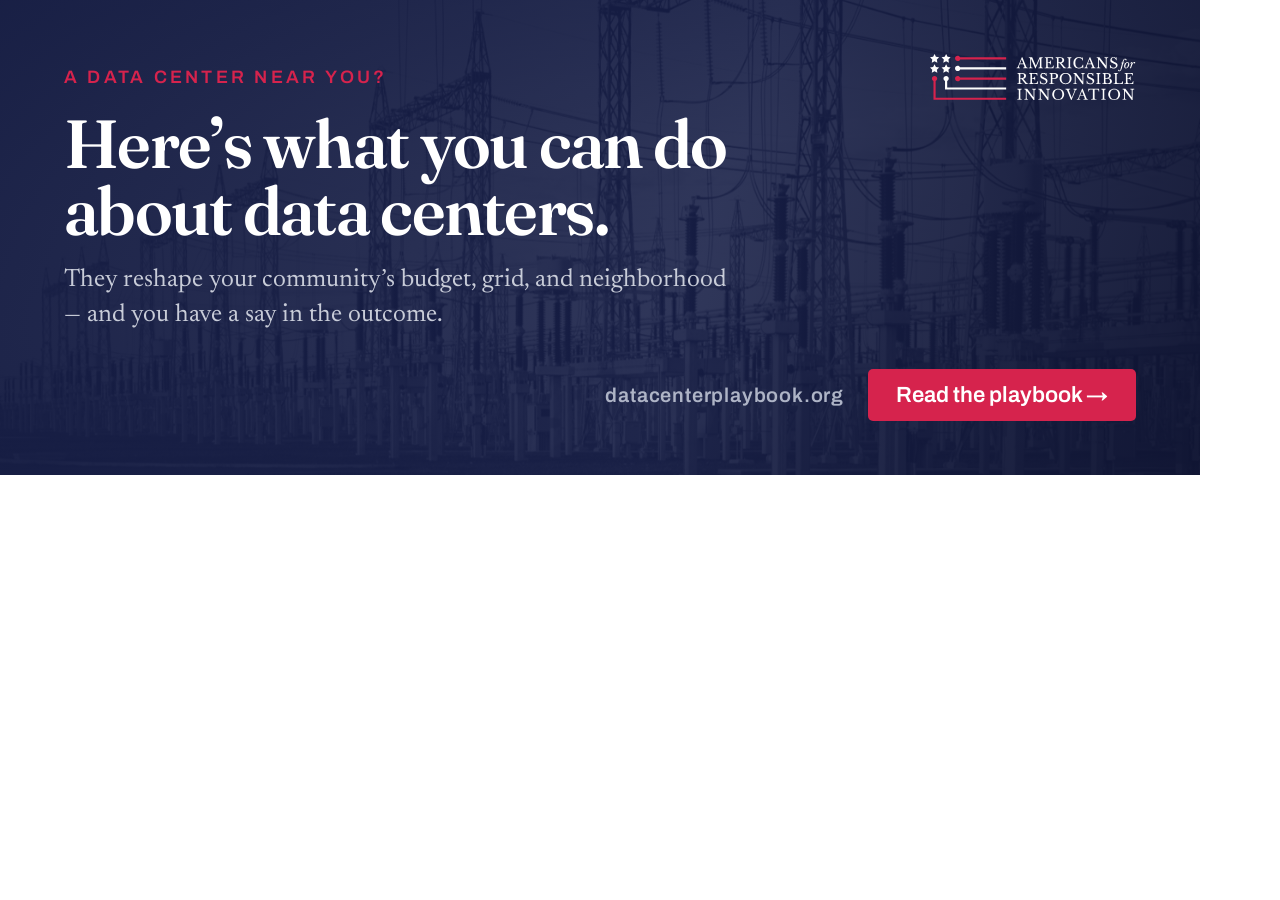
<file: ads/banner-1200x475.html>
<!doctype html><html lang="en"><head><meta charset="utf-8">
<link rel="preconnect" href="https://fonts.googleapis.com"><link rel="preconnect" href="https://fonts.gstatic.com" crossorigin>
<link href="https://fonts.googleapis.com/css2?family=Archivo:wght@500;600;700&family=Fraunces:opsz,wght@9..144,600&family=Newsreader:opsz,wght@6..72,400&display=swap" rel="stylesheet">
<style>
*{margin:0;padding:0;box-sizing:border-box}html,body{width:1200px;height:475px;overflow:hidden}
.ad{position:relative;width:1200px;height:475px;overflow:hidden;background:#151C42;display:flex;flex-direction:column;padding:54px 64px;font-family:"Archivo",sans-serif}
.bg{position:absolute;inset:0;width:100%;height:100%;object-fit:cover;opacity:.34;filter:url(#duo);z-index:0}
.sc{position:absolute;inset:0;z-index:1;background:linear-gradient(108deg,rgba(21,28,66,.9),rgba(21,28,66,.6) 58%,rgba(14,19,48,.88))}
.top{position:relative;z-index:2;display:flex;justify-content:space-between;align-items:center}
.logo{height:46px;width:auto}
.kick{font-weight:600;font-size:18px;letter-spacing:.18em;text-transform:uppercase;color:#D6234D}
.mid{position:relative;z-index:2;margin-top:auto}
h1{font-family:"Fraunces",serif;font-weight:600;font-size:68px;line-height:.98;letter-spacing:-.025em;color:#fff;max-width:820px;margin-bottom:20px}
.sub{font-family:"Newsreader",serif;font-size:25px;line-height:1.4;color:#c8ccd8;max-width:680px}
.foot{position:relative;z-index:2;margin-top:auto;padding-top:26px;display:flex;align-items:center;justify-content:flex-end;gap:24px}
.btn{display:inline-flex;align-items:center;gap:9px;background:#D6234D;color:#fff;font-weight:600;font-size:22px;padding:14px 28px;border-radius:5px}
.url{font-weight:600;font-size:20px;letter-spacing:.04em;color:#aeb4c6}
</style></head><body>
<svg width="0" height="0" style="position:absolute"><filter id="duo" color-interpolation-filters="sRGB"><feColorMatrix type="matrix" values="0.299 0.587 0.114 0 0 0.299 0.587 0.114 0 0 0.299 0.587 0.114 0 0 0 0 0 1 0"/><feComponentTransfer><feFuncR type="table" tableValues="0.082 0.870"/><feFuncG type="table" tableValues="0.110 0.895"/><feFuncB type="table" tableValues="0.259 0.965"/></feComponentTransfer></filter></svg>
<div class="ad"><img class="bg" src="../images/grid-1.jpg" alt=""><div class="sc"></div>
<div class="top"><span class="kick">A data center near you?</span><img class="logo" src="../images/ari-logo-white.svg" alt="ARI"></div>
<div class="mid"><h1>Here&rsquo;s what you can do about data centers.</h1>
<p class="sub">They reshape your community&rsquo;s budget, grid, and neighborhood &mdash; and you have a say in the outcome.</p></div>
<div class="foot"><span class="url">datacenterplaybook.org</span><span class="btn">Read the playbook &rarr;</span></div>
</div></body></html>
</file>
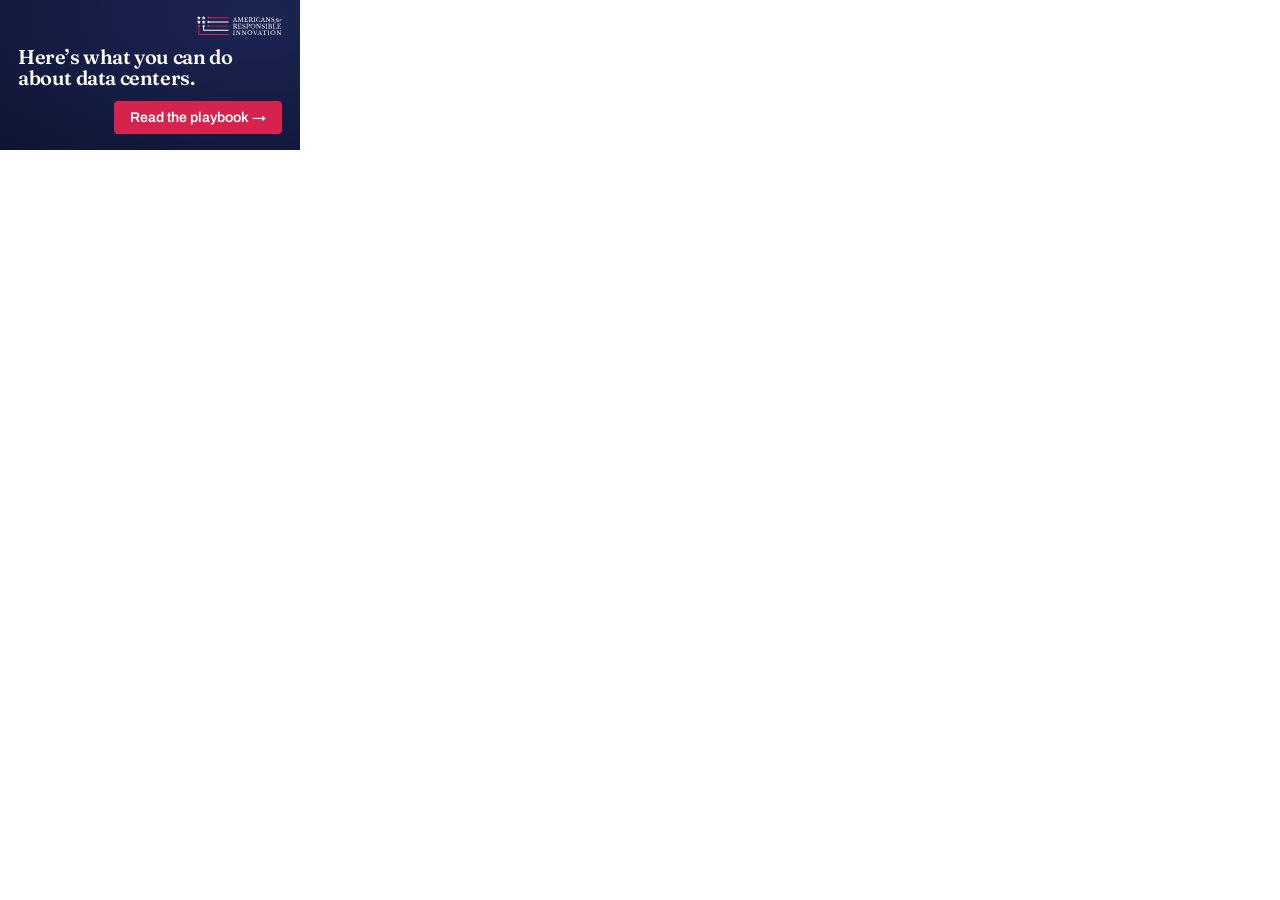
<file: ads/banner-300x150.html>
<!doctype html><html lang="en"><head><meta charset="utf-8">
<link rel="preconnect" href="https://fonts.googleapis.com"><link rel="preconnect" href="https://fonts.gstatic.com" crossorigin>
<link href="https://fonts.googleapis.com/css2?family=Archivo:wght@500;600;700&family=Fraunces:opsz,wght@9..144,600&display=swap" rel="stylesheet">
<style>
*{margin:0;padding:0;box-sizing:border-box}html,body{width:300px;height:150px;overflow:hidden}
.ad{position:relative;width:300px;height:150px;overflow:hidden;display:flex;flex-direction:column;padding:16px 18px;font-family:"Archivo",sans-serif;background:radial-gradient(130% 130% at 85% 10%,#1c2452,#151C42 55%,#0e1330)}
.top{display:flex;justify-content:flex-end}
.logo{height:19px;width:auto}
.mid{flex:1;display:flex;align-items:center}
h1{font-family:"Fraunces",serif;font-weight:600;font-size:20px;line-height:1.04;letter-spacing:-.02em;color:#fff}
.cta{display:flex;justify-content:flex-end}
.btn{display:inline-flex;align-items:center;gap:7px;background:#D6234D;color:#fff;font-weight:600;font-size:14px;padding:9px 16px;border-radius:4px;white-space:nowrap}
</style></head><body>
<div class="ad">
<div class="top"><img class="logo" src="../images/ari-logo-white.svg" alt="ARI"></div>
<div class="mid"><h1>Here&rsquo;s what you can do about data centers.</h1></div>
<div class="cta"><span class="btn">Read the playbook &rarr;</span></div>
</div></body></html>
</file>
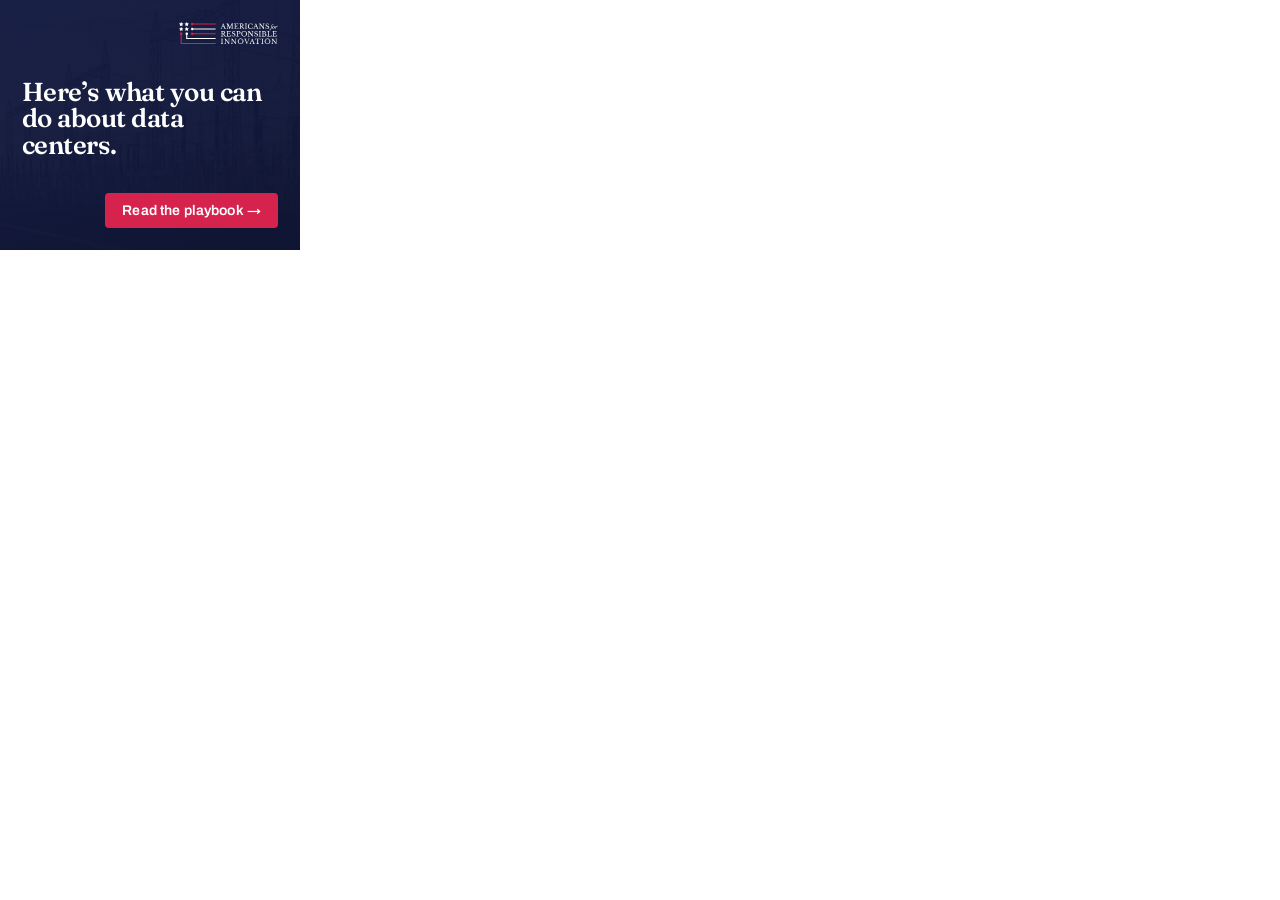
<file: ads/banner-300x250.html>
<!doctype html><html lang="en"><head><meta charset="utf-8">
<link rel="preconnect" href="https://fonts.googleapis.com"><link rel="preconnect" href="https://fonts.gstatic.com" crossorigin>
<link href="https://fonts.googleapis.com/css2?family=Archivo:wght@500;600;700&family=Fraunces:opsz,wght@9..144,600&display=swap" rel="stylesheet">
<style>
*{margin:0;padding:0;box-sizing:border-box}html,body{width:300px;height:250px;overflow:hidden}
.ad{position:relative;width:300px;height:250px;overflow:hidden;background:#151C42;display:flex;flex-direction:column;padding:22px;font-family:"Archivo",sans-serif}
.bg{position:absolute;inset:0;width:100%;height:100%;object-fit:cover;opacity:.30;filter:url(#duo);z-index:0}
.sc{position:absolute;inset:0;z-index:1;background:linear-gradient(160deg,rgba(21,28,66,.86),rgba(14,19,48,.92))}
.top{position:relative;z-index:2;display:flex;justify-content:flex-end}
.logo{height:22px;width:auto}
.mid{position:relative;z-index:2;flex:1;display:flex;align-items:center}
h1{font-family:"Fraunces",serif;font-weight:600;font-size:26px;line-height:1.02;letter-spacing:-.02em;color:#fff}
.cta{position:relative;z-index:2;display:flex;justify-content:flex-end}
.btn{display:inline-flex;align-items:center;gap:7px;background:#D6234D;color:#fff;font-weight:600;font-size:14px;letter-spacing:.01em;padding:10px 17px;border-radius:4px}
</style></head><body>
<svg width="0" height="0" style="position:absolute"><filter id="duo" color-interpolation-filters="sRGB"><feColorMatrix type="matrix" values="0.299 0.587 0.114 0 0 0.299 0.587 0.114 0 0 0.299 0.587 0.114 0 0 0 0 0 1 0"/><feComponentTransfer><feFuncR type="table" tableValues="0.082 0.870"/><feFuncG type="table" tableValues="0.110 0.895"/><feFuncB type="table" tableValues="0.259 0.965"/></feComponentTransfer></filter></svg>
<div class="ad"><img class="bg" src="../images/grid-1.jpg" alt=""><div class="sc"></div>
<div class="top"><img class="logo" src="../images/ari-logo-white.svg" alt="ARI"></div>
<div class="mid"><h1>Here&rsquo;s what you can do about data centers.</h1></div>
<div class="cta"><span class="btn">Read the playbook &rarr;</span></div>
</div></body></html>
</file>
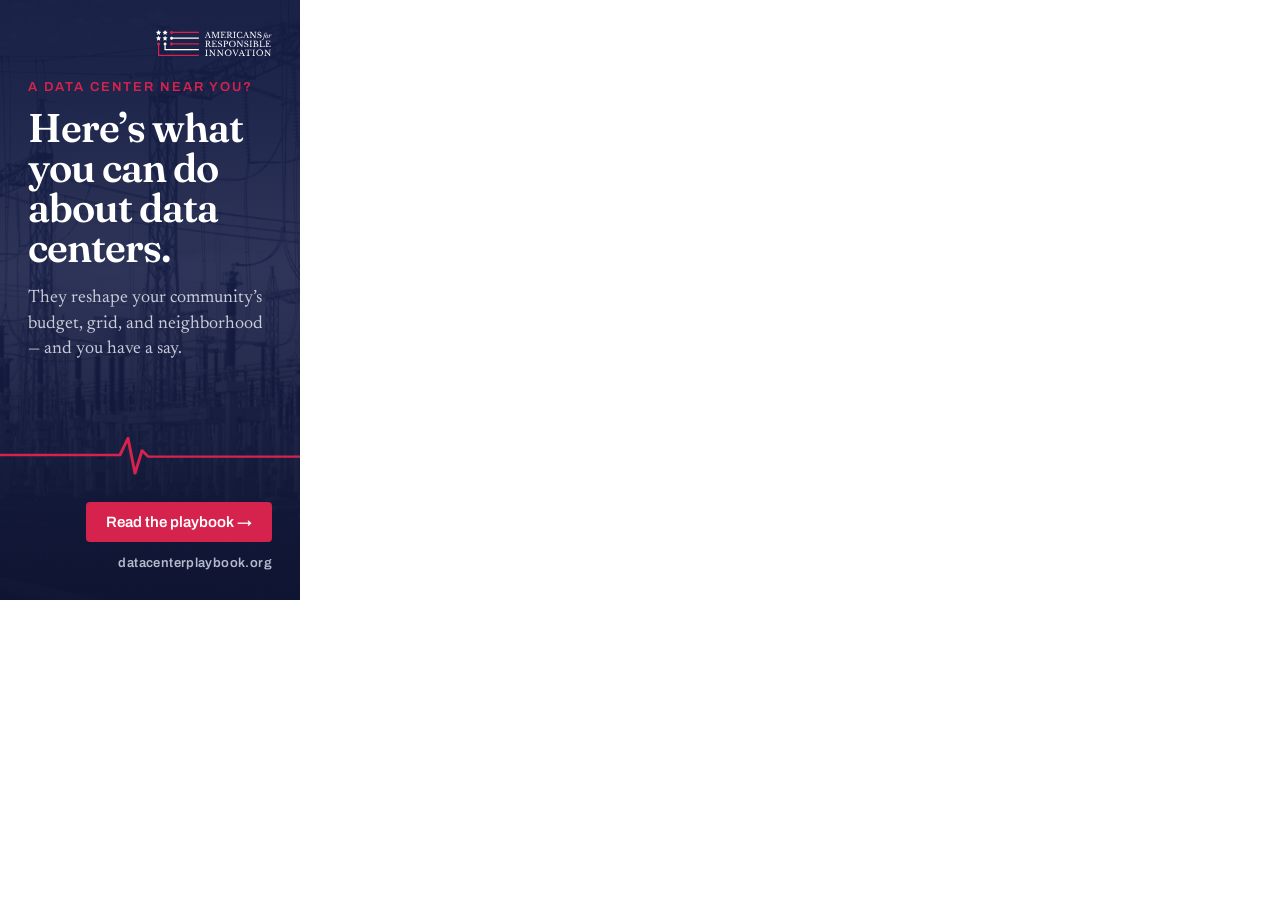
<file: ads/banner-300x600.html>
<!doctype html><html lang="en"><head><meta charset="utf-8">
<link rel="preconnect" href="https://fonts.googleapis.com"><link rel="preconnect" href="https://fonts.gstatic.com" crossorigin>
<link href="https://fonts.googleapis.com/css2?family=Archivo:wght@500;600;700&family=Fraunces:opsz,wght@9..144,600&family=Newsreader:opsz,wght@6..72,400&display=swap" rel="stylesheet">
<style>
*{margin:0;padding:0;box-sizing:border-box}html,body{width:300px;height:600px;overflow:hidden}
.ad{position:relative;width:300px;height:600px;overflow:hidden;background:#151C42;display:flex;flex-direction:column;padding:30px 28px;font-family:"Archivo",sans-serif}
.bg{position:absolute;inset:0;width:100%;height:100%;object-fit:cover;opacity:.32;filter:url(#duo);z-index:0}
.sc{position:absolute;inset:0;z-index:1;background:linear-gradient(180deg,rgba(21,28,66,.84),rgba(21,28,66,.6) 45%,rgba(14,19,48,.92))}
.top{position:relative;z-index:2;display:flex;justify-content:flex-end}
.logo{height:26px;width:auto}
.mid{position:relative;z-index:2}
.kick{font-weight:600;font-size:13px;letter-spacing:.15em;text-transform:uppercase;color:#D6234D;margin-top:24px}
h1{font-family:"Fraunces",serif;font-weight:600;font-size:40px;line-height:1.0;letter-spacing:-.025em;color:#fff;margin-top:14px}
.sub{font-family:"Newsreader",serif;font-size:18px;line-height:1.42;color:#c8ccd8;margin-top:18px}
.ekg{position:relative;z-index:2;margin-top:auto;width:calc(100% + 56px);margin-left:-28px}
.ekg svg{width:100%;height:46px;display:block}
.ekg path{fill:none;stroke:#D6234D;stroke-width:3;stroke-linejoin:round;stroke-linecap:round}
.cta{position:relative;z-index:2;display:flex;flex-direction:column;align-items:flex-end;gap:14px;margin-top:24px}
.btn{display:inline-flex;align-items:center;gap:8px;background:#D6234D;color:#fff;font-weight:600;font-size:15px;padding:12px 20px;border-radius:4px}
.url{font-weight:600;font-size:13px;letter-spacing:.03em;color:#b4bacb}
</style></head><body>
<svg width="0" height="0" style="position:absolute"><filter id="duo" color-interpolation-filters="sRGB"><feColorMatrix type="matrix" values="0.299 0.587 0.114 0 0 0.299 0.587 0.114 0 0 0.299 0.587 0.114 0 0 0 0 0 1 0"/><feComponentTransfer><feFuncR type="table" tableValues="0.082 0.870"/><feFuncG type="table" tableValues="0.110 0.895"/><feFuncB type="table" tableValues="0.259 0.965"/></feComponentTransfer></filter></svg>
<div class="ad"><img class="bg" src="../images/grid-1.jpg" alt=""><div class="sc"></div>
<div class="top"><img class="logo" src="../images/ari-logo-white.svg" alt="ARI"></div>
<div class="mid"><p class="kick">A data center near you?</p>
<h1>Here&rsquo;s what you can do about data centers.</h1>
<p class="sub">They reshape your community&rsquo;s budget, grid, and neighborhood &mdash; and you have a say.</p></div>
<div class="ekg"><svg viewBox="0 0 300 60" preserveAspectRatio="none"><path d="M0,30 H120 l8,-22 7,46 7,-30 6,8 H300"/></svg></div>
<div class="cta"><span class="btn">Read the playbook &rarr;</span><span class="url">datacenterplaybook.org</span></div>
</div></body></html>
</file>
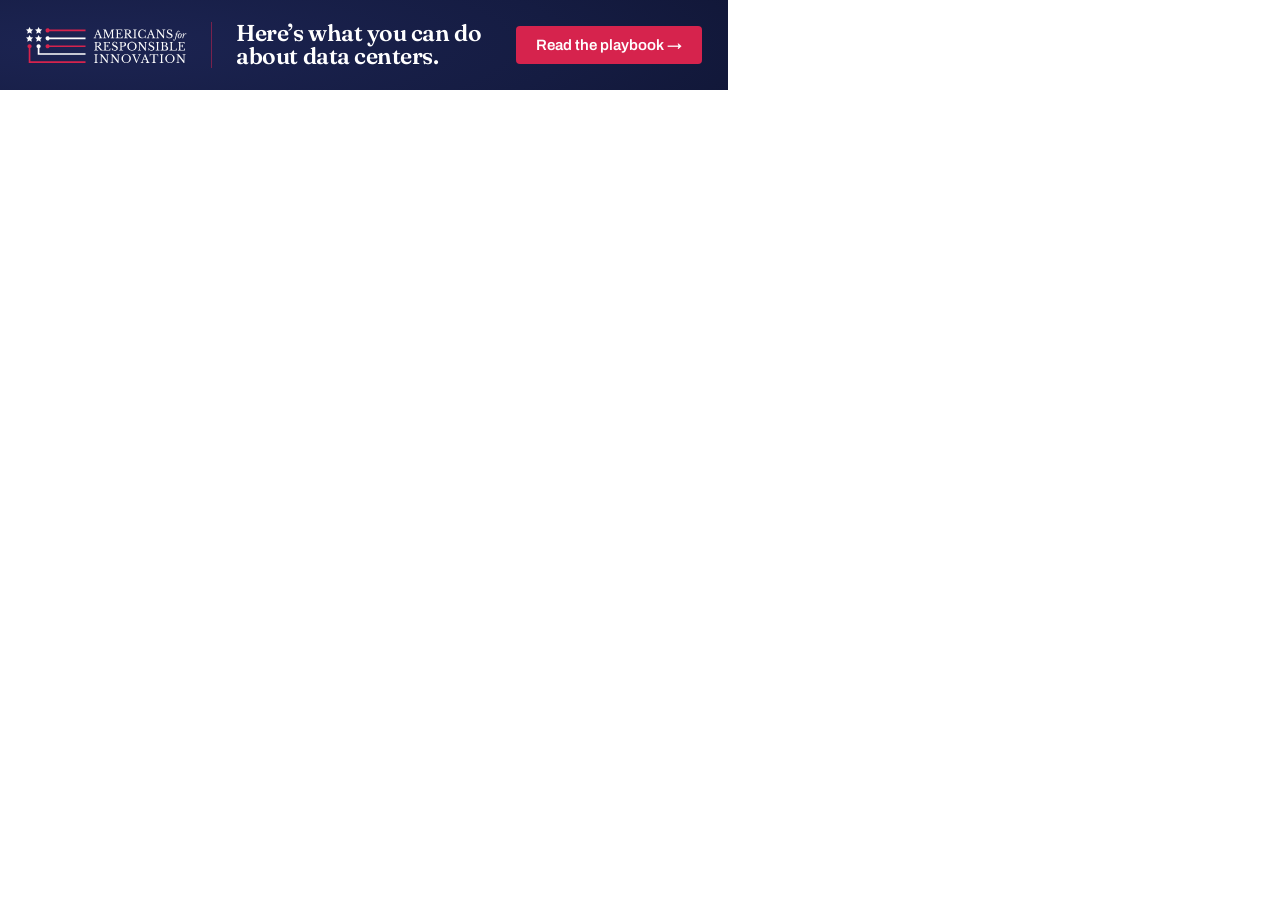
<file: ads/banner-728x90.html>
<!doctype html><html lang="en"><head><meta charset="utf-8">
<link rel="preconnect" href="https://fonts.googleapis.com"><link rel="preconnect" href="https://fonts.gstatic.com" crossorigin>
<link href="https://fonts.googleapis.com/css2?family=Archivo:wght@500;600;700&family=Fraunces:opsz,wght@9..144,600&display=swap" rel="stylesheet">
<style>
*{margin:0;padding:0;box-sizing:border-box}html,body{width:728px;height:90px;overflow:hidden}
.ad{position:relative;width:728px;height:90px;overflow:hidden;display:flex;align-items:center;gap:24px;padding:0 26px;font-family:"Archivo",sans-serif;background:radial-gradient(120% 200% at 12% 50%,#1c2452,#151C42 55%,#0e1330)}
.logo{height:36px;width:auto;flex:none}
.rule{width:1px;height:46px;background:rgba(214,35,77,.5);flex:none}
h1{font-family:"Fraunces",serif;font-weight:600;font-size:23px;line-height:1.0;letter-spacing:-.02em;color:#fff;flex:1}
h1 .a{color:#D6234D;font-style:italic}
.btn{display:inline-flex;align-items:center;gap:7px;background:#D6234D;color:#fff;font-weight:600;font-size:15px;padding:11px 20px;border-radius:4px;flex:none;white-space:nowrap}
</style></head><body>
<div class="ad">
<img class="logo" src="../images/ari-logo-white.svg" alt="ARI">
<span class="rule"></span>
<h1>Here&rsquo;s what you can do about data centers.</h1>
<span class="btn">Read the playbook &rarr;</span>
</div></body></html>
</file>
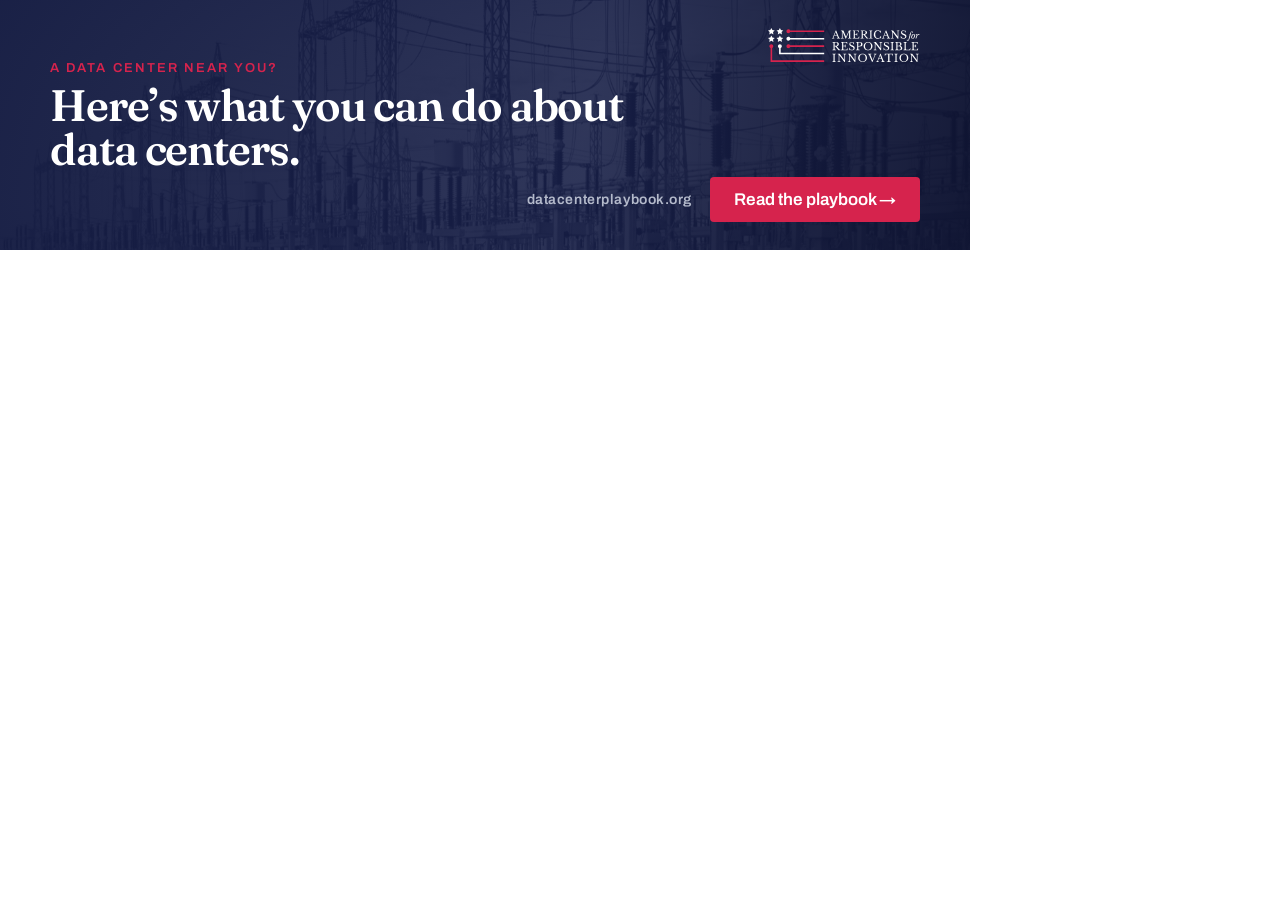
<file: ads/banner-970x250.html>
<!doctype html><html lang="en"><head><meta charset="utf-8">
<link rel="preconnect" href="https://fonts.googleapis.com"><link rel="preconnect" href="https://fonts.gstatic.com" crossorigin>
<link href="https://fonts.googleapis.com/css2?family=Archivo:wght@500;600;700&family=Fraunces:opsz,wght@9..144,600&family=Newsreader:opsz,wght@6..72,400&display=swap" rel="stylesheet">
<style>
*{margin:0;padding:0;box-sizing:border-box}html,body{width:970px;height:250px;overflow:hidden}
.ad{position:relative;width:970px;height:250px;overflow:hidden;background:#151C42;display:flex;flex-direction:column;padding:28px 50px;font-family:"Archivo",sans-serif}
.bg{position:absolute;inset:0;width:100%;height:100%;object-fit:cover;opacity:.32;filter:url(#duo);z-index:0}
.sc{position:absolute;inset:0;z-index:1;background:linear-gradient(100deg,rgba(21,28,66,.9),rgba(21,28,66,.58) 60%,rgba(14,19,48,.9))}
.top{position:relative;z-index:2;display:flex;justify-content:flex-end}
.logo{height:34px;width:auto}
.mid{position:relative;z-index:2;flex:1;display:flex;flex-direction:column;justify-content:center;margin-top:-8px}
.kick{font-weight:600;font-size:13px;letter-spacing:.16em;text-transform:uppercase;color:#D6234D}
h1{font-family:"Fraunces",serif;font-weight:600;font-size:44px;line-height:1.0;letter-spacing:-.025em;color:#fff;margin-top:8px;max-width:640px}
.cta{position:relative;z-index:2;display:flex;align-items:center;justify-content:flex-end;gap:18px}
.url{font-weight:600;font-size:14px;letter-spacing:.04em;color:#b4bacb}
.btn{display:inline-flex;align-items:center;gap:8px;background:#D6234D;color:#fff;font-weight:600;font-size:17px;padding:13px 24px;border-radius:4px;white-space:nowrap}
</style></head><body>
<svg width="0" height="0" style="position:absolute"><filter id="duo" color-interpolation-filters="sRGB"><feColorMatrix type="matrix" values="0.299 0.587 0.114 0 0 0.299 0.587 0.114 0 0 0.299 0.587 0.114 0 0 0 0 0 1 0"/><feComponentTransfer><feFuncR type="table" tableValues="0.082 0.870"/><feFuncG type="table" tableValues="0.110 0.895"/><feFuncB type="table" tableValues="0.259 0.965"/></feComponentTransfer></filter></svg>
<div class="ad"><img class="bg" src="../images/grid-1.jpg" alt=""><div class="sc"></div>
<div class="top"><img class="logo" src="../images/ari-logo-white.svg" alt="ARI"></div>
<div class="mid"><p class="kick">A data center near you?</p>
<h1>Here&rsquo;s what you can do about data centers.</h1></div>
<div class="cta"><span class="url">datacenterplaybook.org</span><span class="btn">Read the playbook &rarr;</span></div>
</div></body></html>
</file>
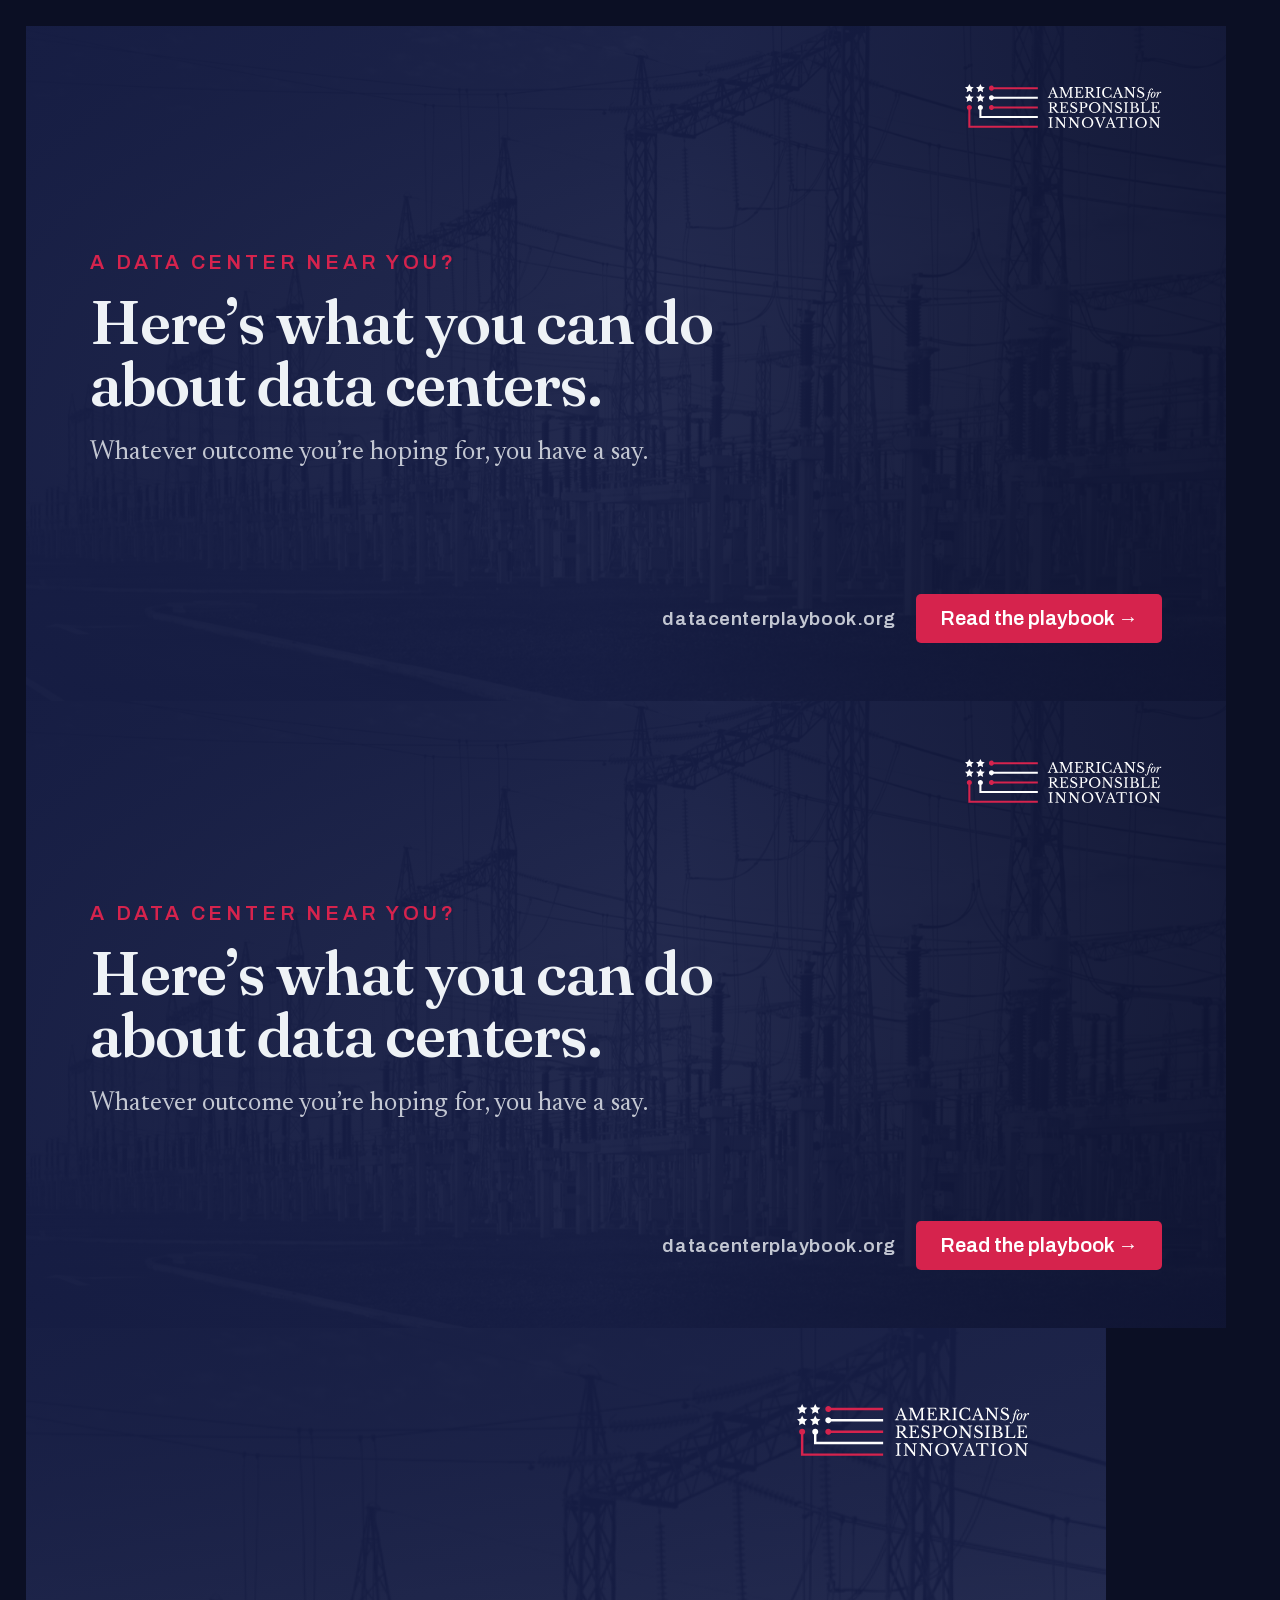
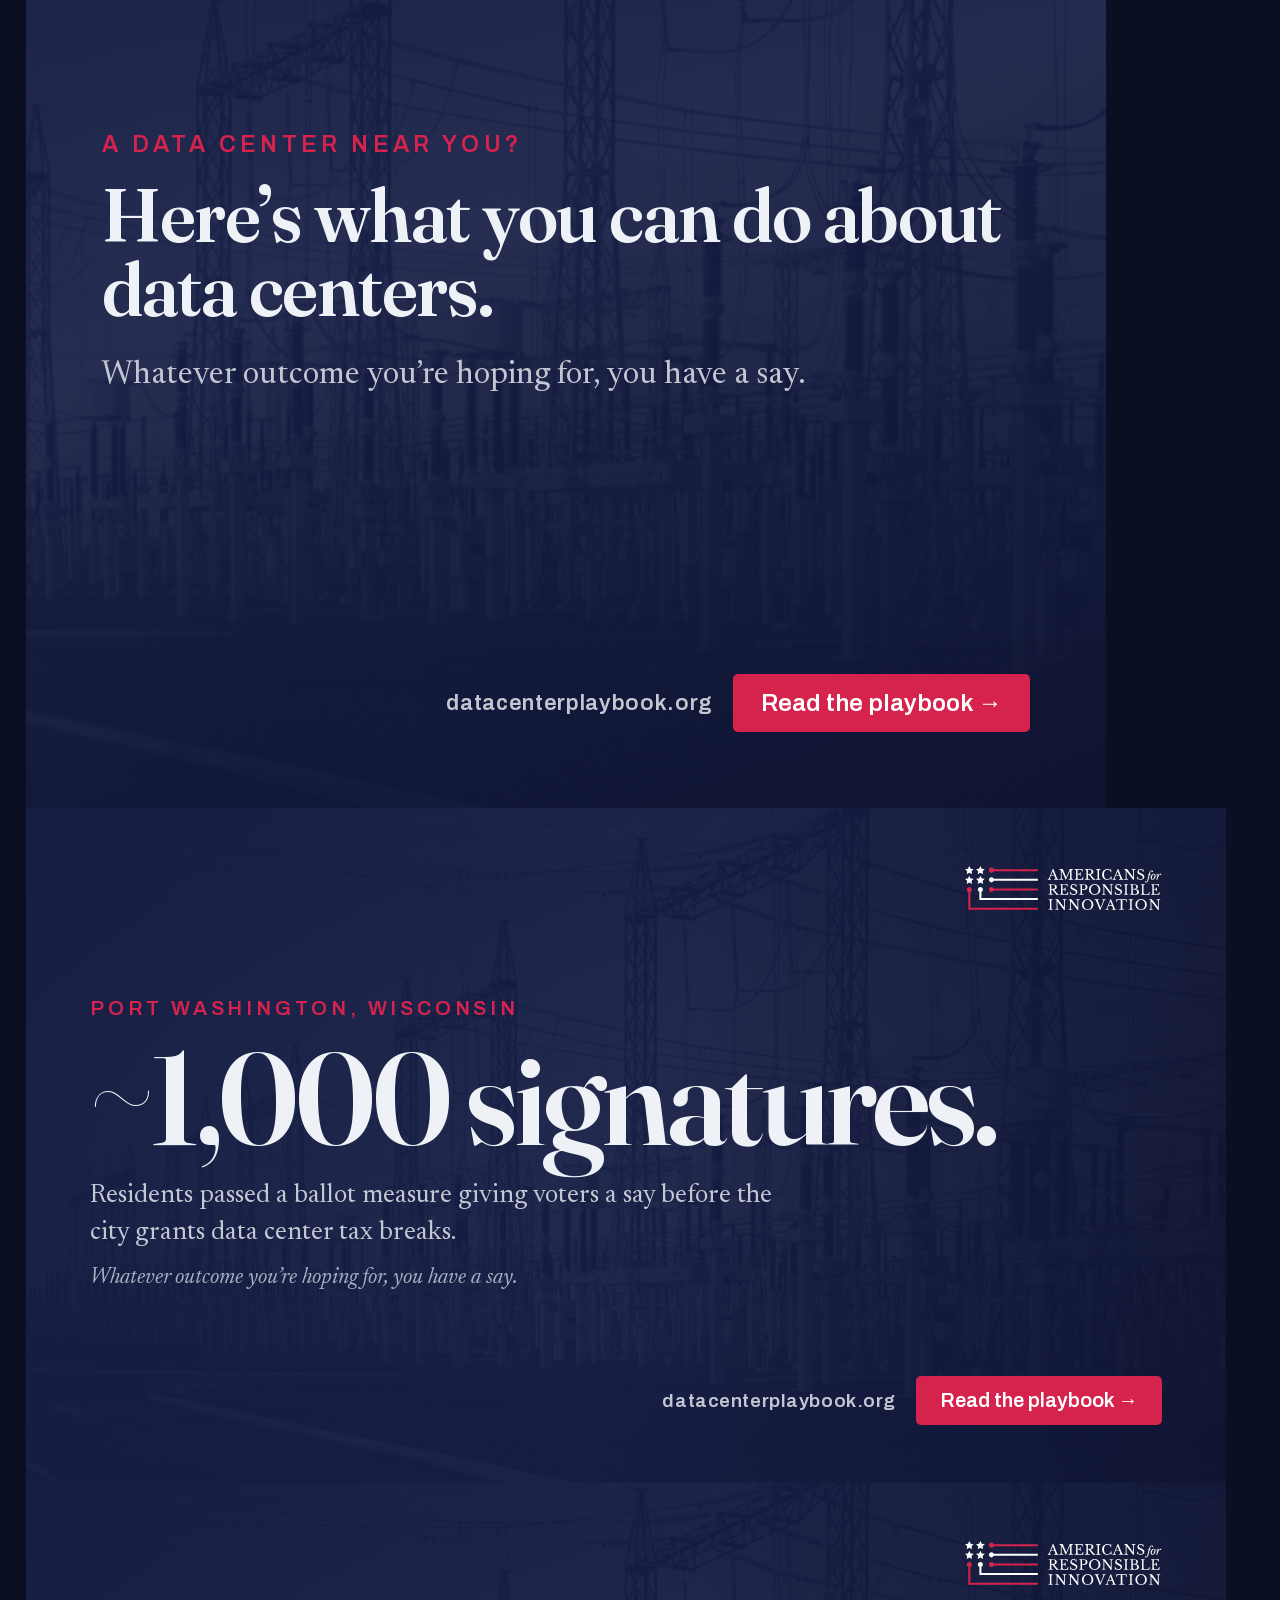
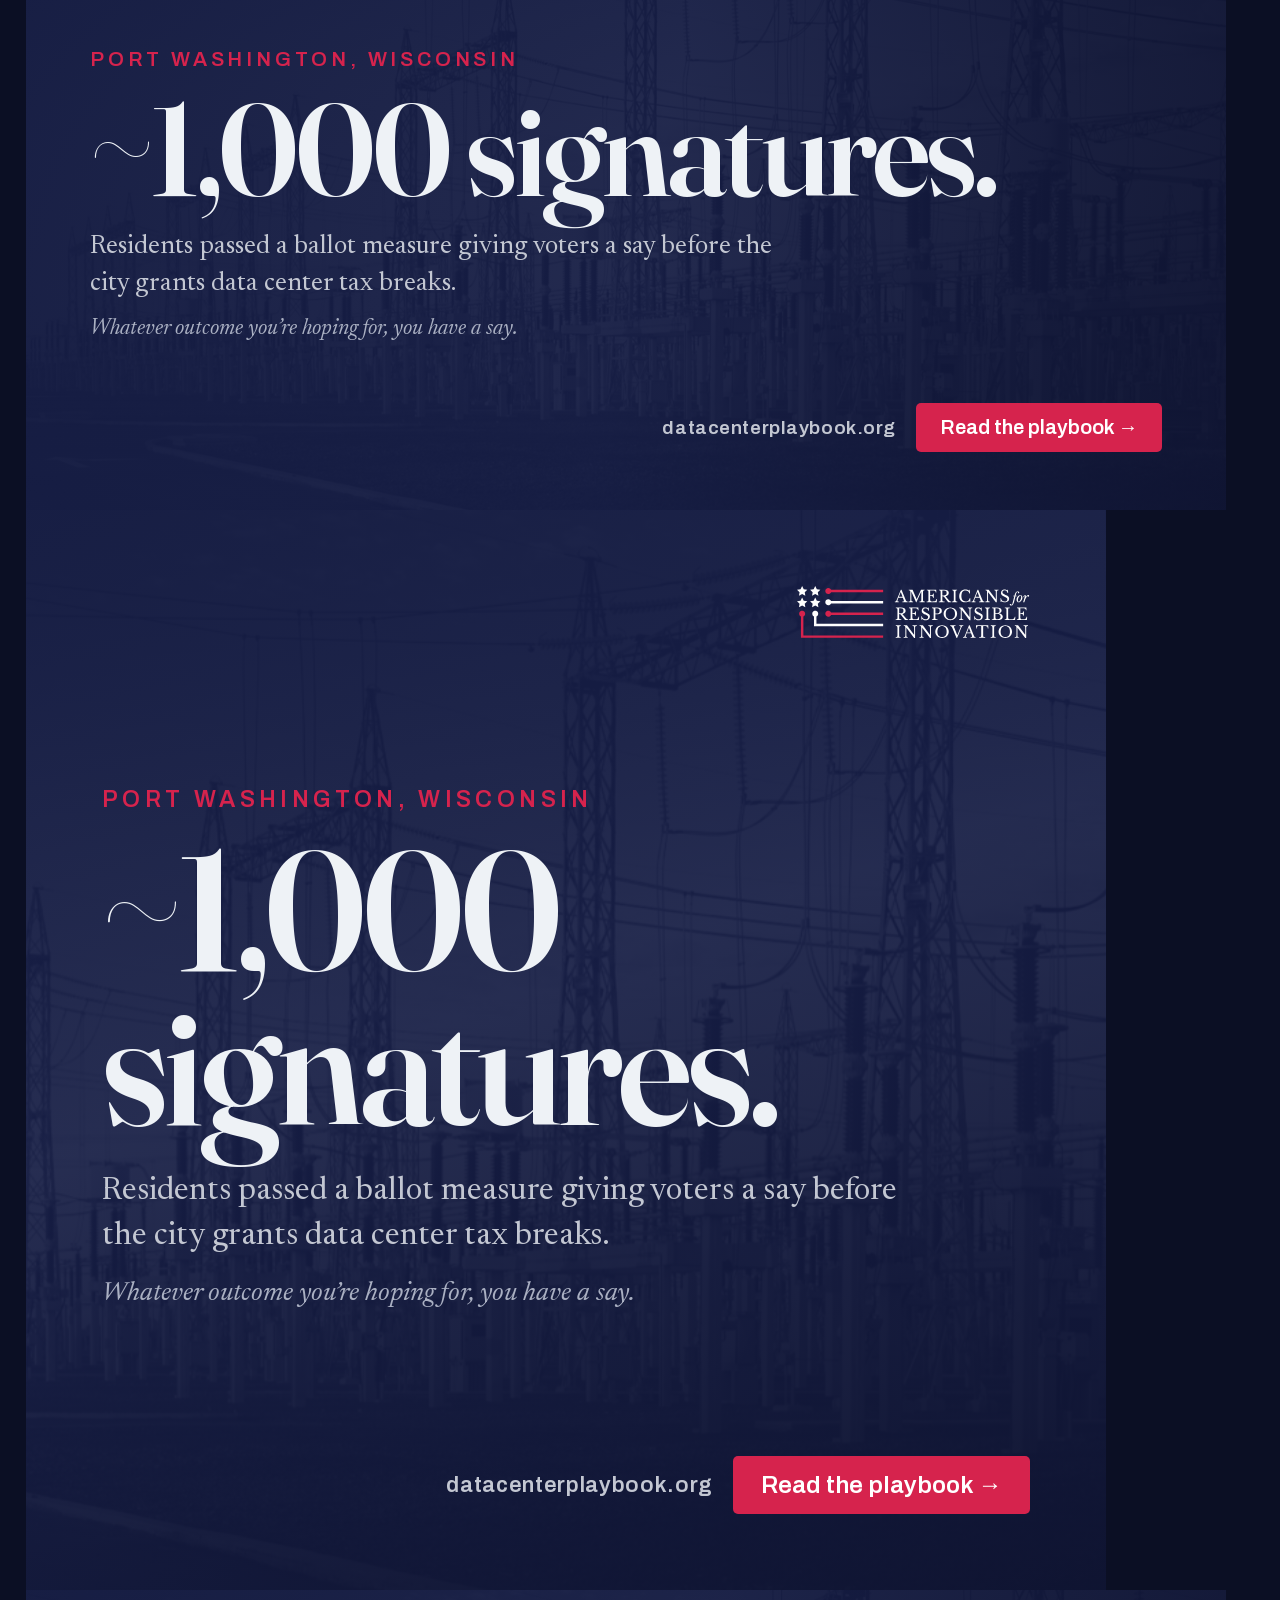
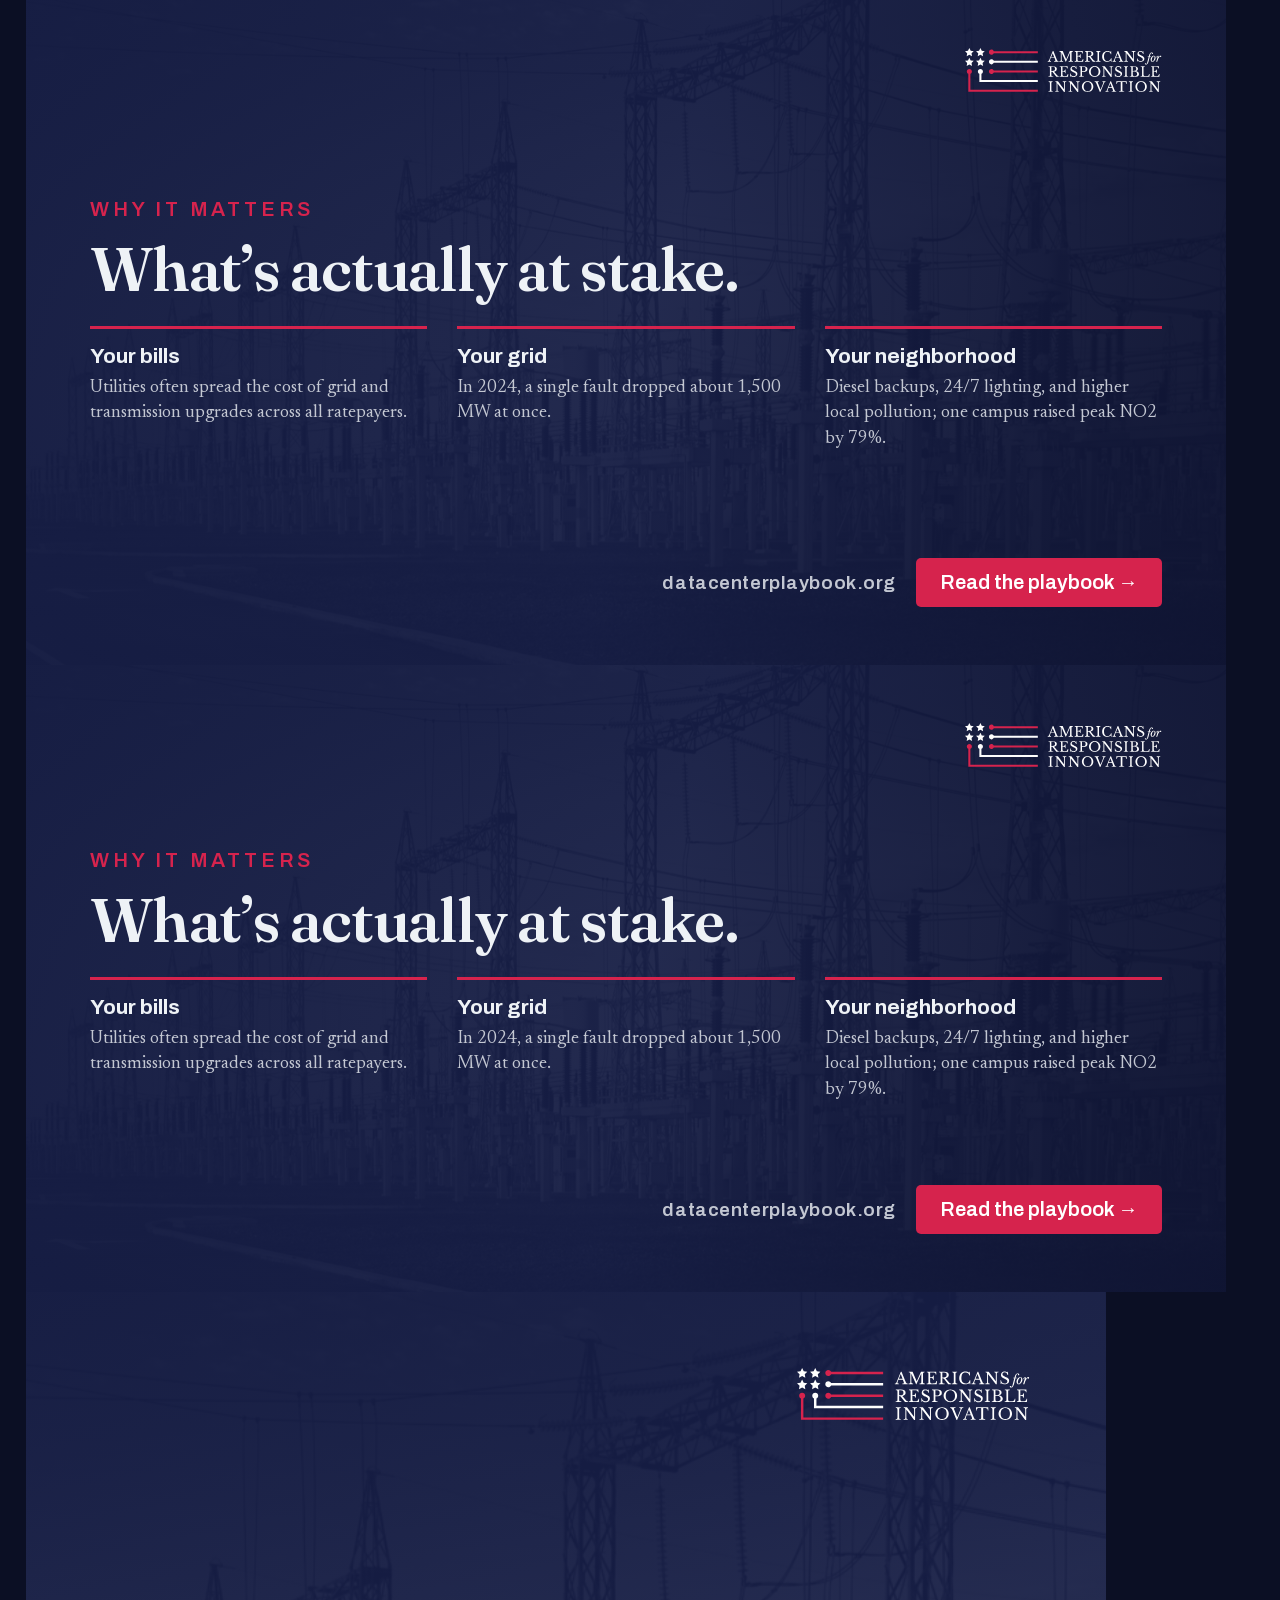
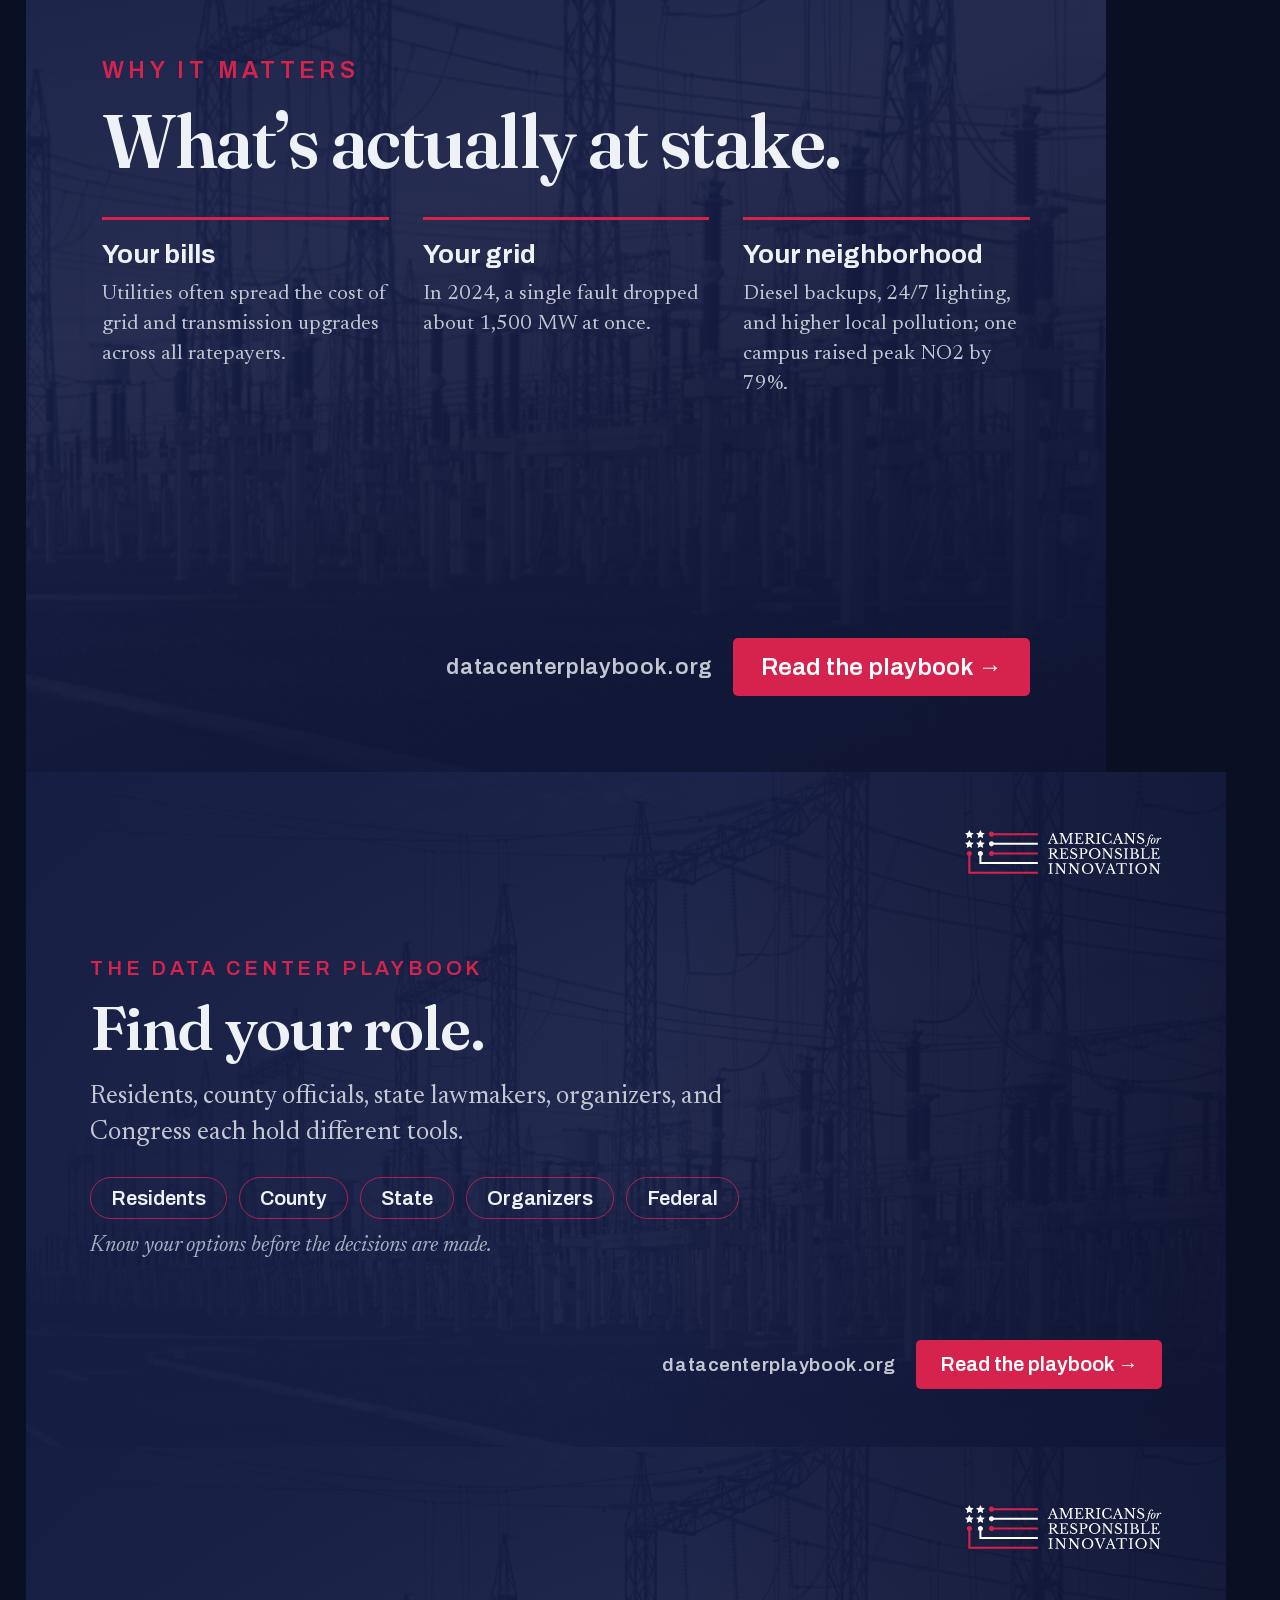
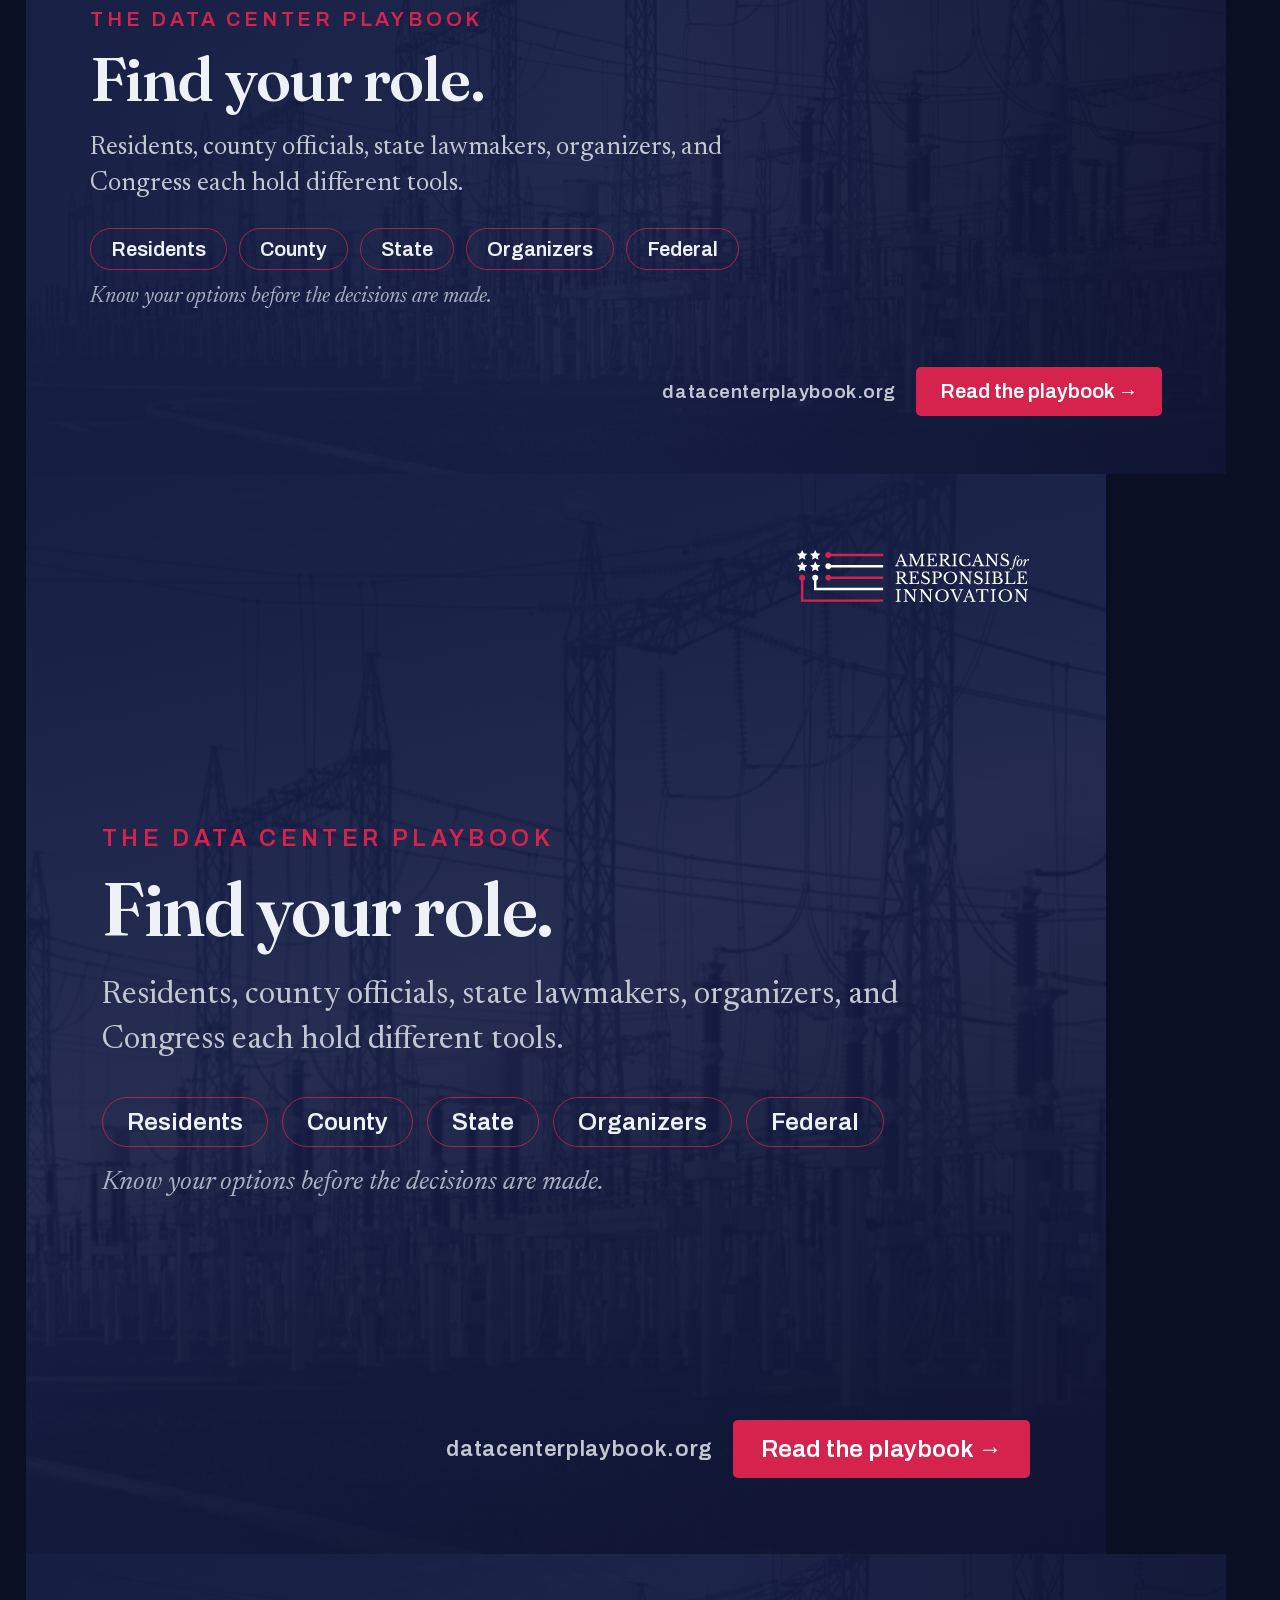
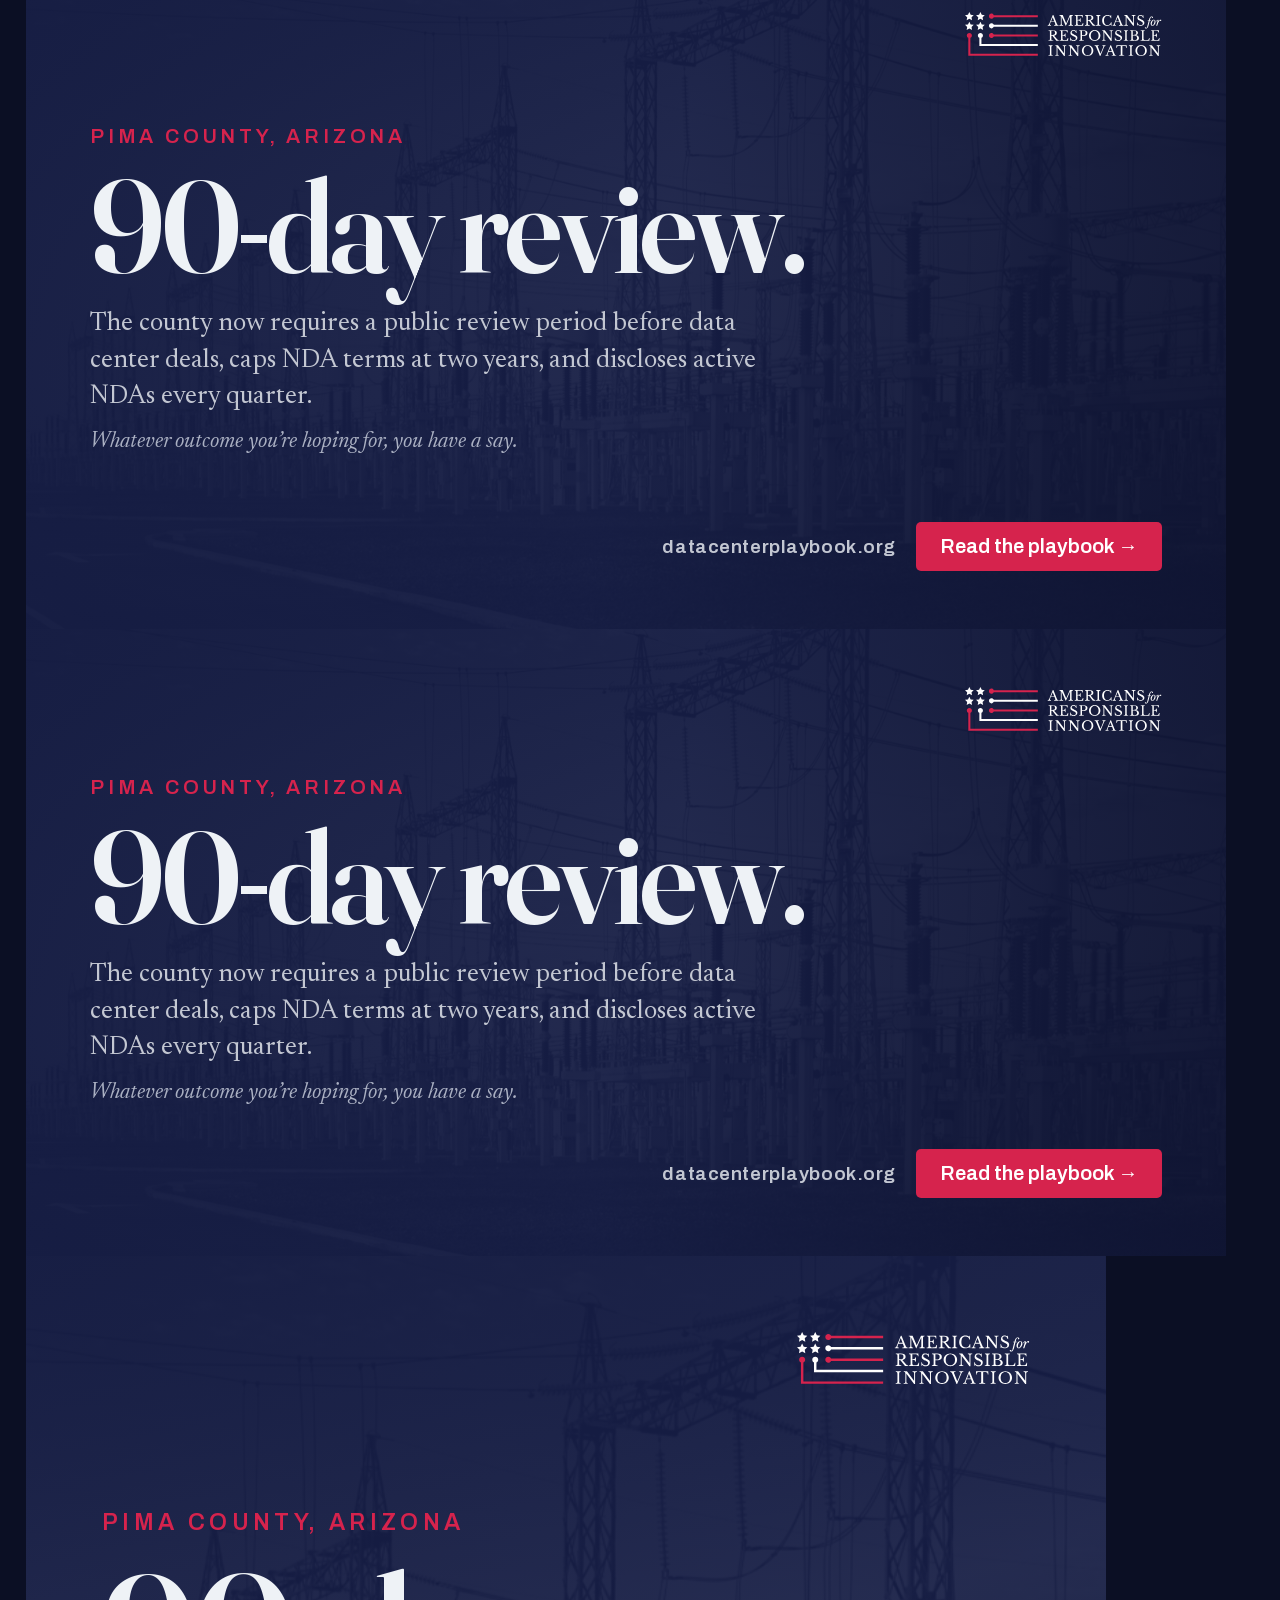
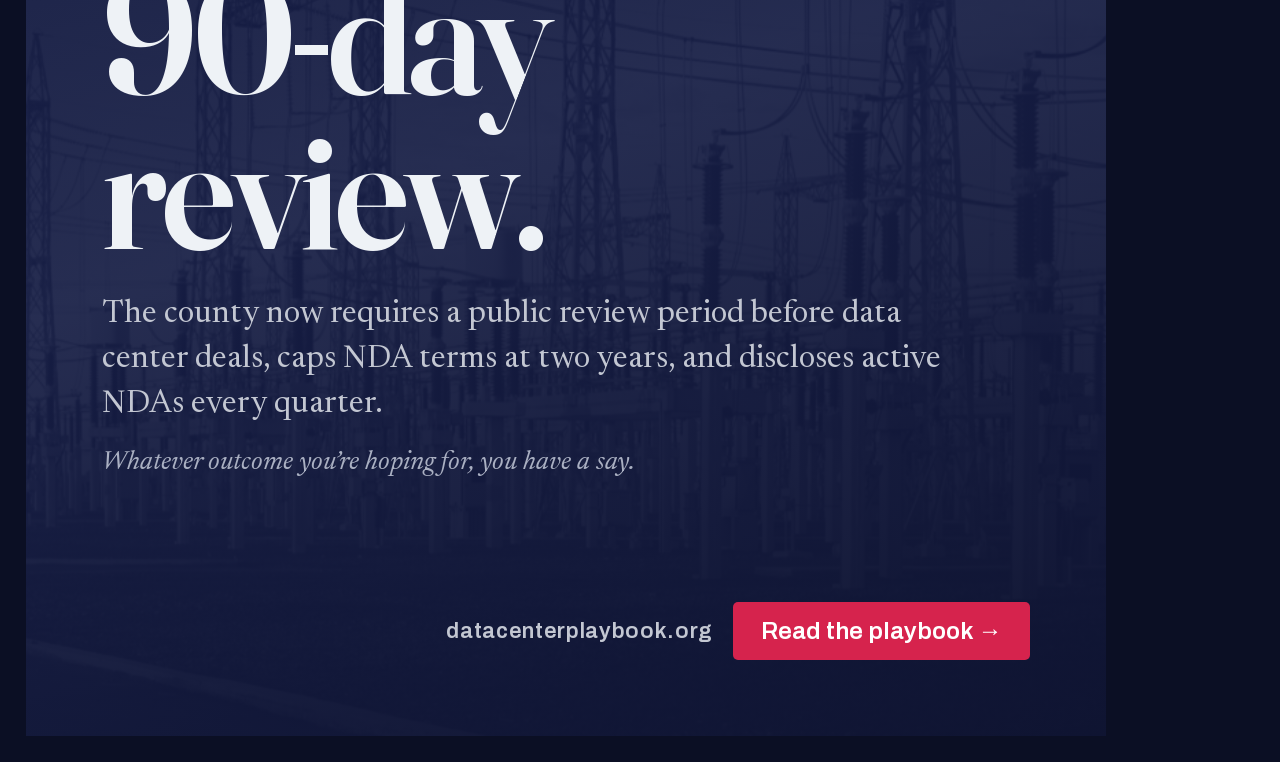
<file: social/cards.html>
<!doctype html>
<!-- ARI Data Center Playbook: social card source.
     Copy lives in the CARDS array below (edit there). Each card renders at 3 sizes.
     Render to PNG (deviceScaleFactor 2) with: python3 render.py  -> output/ -->
<html lang="en">
<head>
<meta charset="utf-8">
<link rel="stylesheet" href="fonts.css">
<style>
  :root{
    --navy:#151C42; --navy-deep:#0e1330; --red:#D6234D;
    --bright:#eef2f6; --muted:#c3c7d2; --dim:#aab0c2;
    --serif:"Fraunces",Georgia,serif; --read:"Newsreader",Georgia,serif; --sans:"Archivo",sans-serif;
  }
  *{margin:0;padding:0;box-sizing:border-box}
  body{background:#0b0f24;display:flex;flex-wrap:wrap;gap:26px;padding:26px;font-family:var(--sans)}

  .card{position:relative;overflow:hidden;background:var(--navy);color:var(--bright);
    display:flex;flex-direction:column;flex:none}
  .bg{position:absolute;inset:0;width:100%;height:100%;object-fit:cover;opacity:.26;filter:url(#duo);z-index:0}
  .scrim{position:absolute;inset:0;z-index:1}
  .top,.body,.foot{position:relative;z-index:2}
  .top{display:flex;justify-content:space-between;align-items:flex-start}
  .body{flex:1;display:flex;flex-direction:column;justify-content:center}
  .foot{display:flex;align-items:center;justify-content:flex-end;gap:20px}

  .eyebrow{font-family:var(--sans);font-weight:600;text-transform:uppercase;color:var(--red)}
  .logo{width:auto;display:block}
  h1{font-family:var(--serif);font-weight:600;color:var(--bright);letter-spacing:-.02em;line-height:1.0}
  .hero{line-height:.92;letter-spacing:-.03em}
  .sub{font-family:var(--read);color:var(--muted);font-weight:400}
  .kick{font-family:var(--read);font-style:italic;color:var(--dim);font-weight:400}
  .url{font-family:var(--sans);font-weight:600;color:var(--muted);letter-spacing:.03em;white-space:nowrap}
  .btn{font-family:var(--sans);font-weight:600;color:#fff;background:var(--red);
    display:inline-flex;align-items:center;gap:9px;border-radius:5px;white-space:nowrap}

  /* three-column stakes */
  .cols{display:grid;grid-template-columns:repeat(3,1fr)}
  .col{border-top:3px solid var(--red)}
  .col .lab{font-family:var(--sans);font-weight:700;color:var(--bright)}
  .col .txt{font-family:var(--read);color:var(--muted);font-weight:400}

  /* role chips */
  .chips{display:flex;flex-wrap:wrap}
  .chip{font-family:var(--sans);font-weight:600;color:var(--bright);
    border:1.5px solid rgba(214,35,77,.75);border-radius:999px;line-height:1}

  /* ---------- LANDSCAPE (1200x675 & 1200x627) ---------- */
  .s-1200x675,.s-1200x627{width:1200px;padding:58px 64px}
  .s-1200x675{height:675px}.s-1200x627{height:627px}
  .s-1200x675 .scrim,.s-1200x627 .scrim{background:linear-gradient(102deg,rgba(21,28,66,.93) 0%,rgba(21,28,66,.72) 52%,rgba(14,19,48,.9) 100%)}
  .s-1200x675 .eyebrow,.s-1200x627 .eyebrow{font-size:20px;letter-spacing:.19em}
  .s-1200x675 .logo,.s-1200x627 .logo{height:44px}
  .s-1200x675 h1,.s-1200x627 h1{font-size:62px;max-width:760px;margin-top:18px}
  .s-1200x675 .hero,.s-1200x627 .hero{font-size:132px;max-width:none}
  .s-1200x675 .sub,.s-1200x627 .sub{font-size:26px;line-height:1.4;max-width:720px;margin-top:20px}
  .s-1200x675 .kick,.s-1200x627 .kick{font-size:22px;margin-top:16px}
  .s-1200x675 .url,.s-1200x627 .url{font-size:19px}
  .s-1200x675 .btn,.s-1200x627 .btn{font-size:20px;padding:13px 24px}
  .s-1200x675 .cols,.s-1200x627 .cols{gap:30px;margin-top:26px}
  .s-1200x675 .col,.s-1200x627 .col{padding-top:16px}
  .s-1200x675 .col .lab,.s-1200x627 .col .lab{font-size:21px}
  .s-1200x675 .col .txt,.s-1200x627 .col .txt{font-size:18px;line-height:1.4;margin-top:9px}
  .s-1200x675 .chips,.s-1200x627 .chips{gap:12px;margin-top:26px}
  .s-1200x675 .chip,.s-1200x627 .chip{font-size:20px;padding:10px 20px}

  /* ---------- SQUARE (1080x1080) ---------- */
  .s-1080x1080{width:1080px;height:1080px;padding:76px}
  .s-1080x1080 .scrim{background:linear-gradient(160deg,rgba(21,28,66,.9) 0%,rgba(21,28,66,.66) 45%,rgba(14,19,48,.93) 100%)}
  .s-1080x1080 .eyebrow{font-size:23px;letter-spacing:.19em}
  .s-1080x1080 .logo{height:52px}
  .s-1080x1080 h1{font-size:74px;max-width:900px;margin-top:22px}
  .s-1080x1080 .hero{font-size:168px}
  .s-1080x1080 .sub{font-size:32px;line-height:1.4;max-width:840px;margin-top:26px}
  .s-1080x1080 .kick{font-size:27px;margin-top:22px}
  .s-1080x1080 .url{font-size:22px}
  .s-1080x1080 .btn{font-size:24px;padding:15px 28px}
  .s-1080x1080 .cols{gap:34px;margin-top:38px}
  .s-1080x1080 .col{padding-top:20px}
  .s-1080x1080 .col .lab{font-size:26px}
  .s-1080x1080 .col .txt{font-size:21px;line-height:1.42;margin-top:12px}
  .s-1080x1080 .chips{gap:14px;margin-top:34px}
  .s-1080x1080 .chip{font-size:24px;padding:12px 24px}
</style>
</head>
<body>
<svg width="0" height="0" style="position:absolute" aria-hidden="true">
  <filter id="duo" color-interpolation-filters="sRGB">
    <feColorMatrix type="matrix" values="0.299 0.587 0.114 0 0  0.299 0.587 0.114 0 0  0.299 0.587 0.114 0 0  0 0 0 1 0"/>
    <feComponentTransfer><feFuncR type="table" tableValues="0.082 0.870"/>
    <feFuncG type="table" tableValues="0.110 0.895"/><feFuncB type="table" tableValues="0.259 0.965"/>
    </feComponentTransfer>
  </filter>
</svg>
<div id="stage"></div>
<script>
const SIZES = ["1200x675","1200x627","1080x1080"];
const LOGO = "assets/ari-logo-white.svg";
const BG   = "assets/grid-1.jpg";
const URL  = "datacenterplaybook.org";
const CTA  = 'Read the playbook →';

// ---- COPY (edit here) ----------------------------------------------------
const CARDS = [
  { id:"1-resident", type:"howto",
    eyebrow:"A data center near you?",
    headline:"Here’s what you can do about data centers.",
    sub:"Whatever outcome you’re hoping for, you have a say." },

  { id:"2-proof-wi", type:"proof",
    eyebrow:"Port Washington, Wisconsin",
    headline:"~1,000 signatures.",
    sub:"Residents passed a ballot measure giving voters a say before the city grants data center tax breaks.",
    kick:"Whatever outcome you’re hoping for, you have a say." },

  { id:"3-stakes", type:"stakes",
    eyebrow:"Why it matters",
    headline:"What’s actually at stake.",
    cols:[
      { lab:"Your bills", txt:"Utilities often spread the cost of grid and transmission upgrades across all ratepayers." },
      { lab:"Your grid", txt:"In 2024, a single fault dropped about 1,500 MW at once." },
      { lab:"Your neighborhood", txt:"Diesel backups, 24/7 lighting, and higher local pollution; one campus raised peak NO2 by 79%." },
    ] },

  { id:"4-role", type:"role",
    eyebrow:"The data center playbook",
    headline:"Find your role.",
    sub:"Residents, county officials, state lawmakers, organizers, and Congress each hold different tools.",
    chips:["Residents","County","State","Organizers","Federal"],
    kick:"Know your options before the decisions are made." },

  { id:"5-proof-az", type:"proof",
    eyebrow:"Pima County, Arizona",
    headline:"90-day review.",
    sub:"The county now requires a public review period before data center deals, caps NDA terms at two years, and discloses active NDAs every quarter.",
    kick:"Whatever outcome you’re hoping for, you have a say." },
];
// --------------------------------------------------------------------------

function esc(s){return s.replace(/&/g,'&amp;').replace(/</g,'&lt;');}
function bodyHTML(c){
  const eb = `<p class="eyebrow">${esc(c.eyebrow)}</p>`;
  if(c.type==="howto") return `${eb}<h1>${esc(c.headline)}</h1><p class="sub">${esc(c.sub)}</p>`;
  if(c.type==="proof") return `${eb}<h1 class="hero">${esc(c.headline)}</h1><p class="sub">${esc(c.sub)}</p>${c.kick?`<p class="kick">${esc(c.kick)}</p>`:''}`;
  if(c.type==="stakes"){
    const cols = c.cols.map(x=>`<div class="col"><div class="lab">${esc(x.lab)}</div><div class="txt">${esc(x.txt)}</div></div>`).join("");
    return `${eb}<h1>${esc(c.headline)}</h1><div class="cols">${cols}</div>`;
  }
  if(c.type==="role"){
    const chips = c.chips.map(x=>`<span class="chip">${esc(x)}</span>`).join("");
    return `${eb}<h1>${esc(c.headline)}</h1><p class="sub">${esc(c.sub)}</p><div class="chips">${chips}</div>${c.kick?`<p class="kick">${esc(c.kick)}</p>`:''}`;
  }
  return eb;
}
const stage = document.getElementById("stage");
for(const c of CARDS){
  for(const sz of SIZES){
    const d = document.createElement("div");
    d.className = `card s-${sz} t-${c.type}`;
    d.setAttribute("data-name", `${c.id}_${sz}`);
    d.innerHTML =
      `<img class="bg" src="${BG}" alt="">`+
      `<div class="scrim"></div>`+
      `<div class="top"><div class="topL"></div><img class="logo" src="${LOGO}" alt="Americans for Responsible Innovation"></div>`+
      `<div class="body">${bodyHTML(c)}</div>`+
      `<div class="foot"><span class="url">${URL}</span><span class="btn">${CTA}</span></div>`;
    stage.appendChild(d);
  }
}
window.__ready = true;
</script>
</body>
</html>
</file>
<file: styles.css>
/* ============================================================
   Grid Mitigation & Data Centers — Advocacy Playbook
   Brand: ARI. Deep navy + cool paper, crimson signal (#D6234D / #151C42).
   Display serif (Fraunces) · reading serif (Newsreader) · Archivo labels.
   ============================================================ */

:root {
  --paper:      #eef1f5;   /* cool paper base */
  --paper-2:    #e4e9ef;   /* deeper panel */
  --ink:        #151c42;   /* near-black, cool */
  --ink-2:      #44505c;   /* muted body */
  --ink-3:      #6b7682;   /* captions */
  --rule:       #d4dae2;   /* hairlines */
  --signal:     #d6234d;   /* amber accent (fills) */
  --signal-2:   #b01a3e;   /* deep amber (hover) */
  --accent-text:#b01a3e;   /* bronze — amber as text on light */
  --slate:      #6f8b96;   /* cool counterpoint */
  --dark:       #0e1330;   /* dark section bg */
  --dark-paper: #eef2f6;   /* text on dark */

  --serif-display: "Fraunces", Georgia, "Times New Roman", serif;
  --serif-text: "Newsreader", Georgia, serif;
  --ui: "Archivo", "Helvetica Neue", Arial, sans-serif;

  --measure: 48rem;
  --container: 76rem;
}

* { box-sizing: border-box; margin: 0; padding: 0; }

html { scroll-behavior: smooth; -webkit-text-size-adjust: 100%; }

/* keep anchored sections clear of the sticky topbar */
:target { scroll-margin-top: 72px; }
section[id] { scroll-margin-top: 72px; }

body {
  font-family: var(--serif-text);
  font-size: 1.18rem;
  line-height: 1.65;
  color: var(--ink);
  background: var(--paper);
  -webkit-font-smoothing: antialiased;
  text-rendering: optimizeLegibility;
}

::selection { background: var(--signal); color: #ffffff; }

a { color: inherit; }

.container {
  max-width: var(--container);
  margin: 0 auto;
  padding: 0 2rem;
}

.measure { max-width: var(--measure); }

p { margin-bottom: 1.25rem; }
.measure > p:last-child { margin-bottom: 0; }
em { font-style: italic; }
strong, b { font-weight: 600; }

/* ── Reading progress bar ───────────────────────────── */
.progress {
  position: fixed; top: 0; left: 0; height: 3px; width: 0;
  background: var(--signal); z-index: 200;
  transition: width 0.1s linear;
}

/* ── Top bar ────────────────────────────────────────── */
.topbar {
  position: sticky; top: 0; z-index: 100;
  background: rgba(238, 241, 245, 0.85);
  backdrop-filter: blur(10px);
  border-bottom: 1px solid var(--rule);
}
.topbar-inner {
  display: flex; align-items: center; justify-content: space-between;
  height: 56px; gap: 1.5rem;
}
.org {
  font-family: var(--ui);
  font-size: 0.64rem; letter-spacing: 0.06em; text-transform: uppercase;
  text-decoration: none; font-weight: 500; color: var(--ink);
  white-space: nowrap;
}
.section-nav { display: flex; gap: 0.85rem; }
.section-nav a {
  font-family: var(--ui);
  font-weight: 500;
  font-size: 0.72rem; letter-spacing: 0.03em; text-transform: uppercase;
  text-decoration: none; color: var(--ink-3);
  padding: 2px 0; border-bottom: 1.5px solid transparent;
  transition: color 0.2s, border-color 0.2s;
}
.section-nav .nav-pb, .section-nav .nav-home {
  color: var(--ink-3); margin-left: 0.95rem; position: relative;
}
.section-nav .nav-pb::before, .section-nav .nav-home::before {
  content: ""; position: absolute; left: -0.9rem; top: 50%; transform: translateY(-50%);
  height: 0.95rem; width: 1px; background: var(--rule);
}
.section-nav .nav-pb:hover, .section-nav .nav-home:hover { color: var(--accent-text); }
.section-nav a:hover, .section-nav a.active { color: var(--accent-text); border-bottom-color: var(--signal); }
.section-nav a.nav-action {
  color: #ffffff; background: var(--signal); border: none;
  padding: 5px 12px; border-radius: 3px; letter-spacing: 0.04em;
}
.section-nav a.nav-action:hover { background: var(--signal-2); }

/* ── Cover ──────────────────────────────────────────── */
.cover {
  position: relative;
  padding: clamp(5rem, 13vh, 9rem) 0 clamp(9rem, 22vh, 15rem);
  overflow: hidden;
  border-bottom: 1px solid var(--rule);
}
.ekg {
  position: absolute; inset: auto 0 2.5rem 0; height: 120px;
  opacity: 0.1; pointer-events: none;
}
.ekg svg { width: 100%; height: 100%; }
.ekg path { fill: none; stroke: var(--signal); stroke-width: 2.5; }
.cover-inner { position: relative; }
.kicker {
  font-family: var(--ui);
  font-weight: 600;
  font-size: 0.78rem; letter-spacing: 0.2em; text-transform: uppercase;
  color: var(--accent-text); margin-bottom: 1.6rem;
}
.cover-title {
  font-family: var(--serif-display);
  font-weight: 600;
  font-size: clamp(3rem, 11vw, 8.5rem);
  line-height: 0.92;
  letter-spacing: -0.025em;
  margin-bottom: 1.8rem;
}
.cover-title .amp {
  font-style: italic; font-weight: 400; color: var(--accent-text);
}
.cover-title .cover-series {
  display: block;
  font-family: var(--serif-display); font-style: italic; font-weight: 400;
  font-size: clamp(1.2rem, 3vw, 2.2rem); line-height: 1;
  letter-spacing: -0.01em; color: var(--accent-text);
  margin-bottom: 0.5rem;
}
.standfirst {
  font-family: var(--serif-text);
  font-size: clamp(1.25rem, 2.4vw, 1.6rem);
  line-height: 1.45; max-width: 34rem; color: var(--ink-2);
  margin-bottom: 2.4rem;
}
.cover-meta {
  display: flex; align-items: center; gap: 0.9rem;
  font-family: var(--ui);
  font-size: 0.78rem; letter-spacing: 0.06em; text-transform: uppercase;
  color: var(--ink-3);
}
.cover-meta .dot { font-size: 0.4rem; color: var(--accent-text); }
.scroll-cue {
  display: inline-flex; align-items: center; gap: 0.6rem; margin-top: 3rem;
  font-family: var(--ui); font-size: 0.72rem; letter-spacing: 0.12em;
  text-transform: uppercase; text-decoration: none; color: var(--ink);
}
.scroll-cue svg { animation: nudge 1.8s ease-in-out infinite; }
@keyframes nudge { 0%,100%{ transform: translateY(0);} 50%{ transform: translateY(4px);} }

/* ── Section scaffolding ────────────────────────────── */
.section { padding: clamp(4rem, 9vw, 7rem) 0; border-bottom: 1px solid var(--rule); }
.section-alt { background: var(--paper-2); }
.section-head { margin-bottom: 3rem; }
.section-label {
  font-family: var(--ui);
  font-weight: 600;
  font-size: 0.82rem; letter-spacing: 0.12em; text-transform: uppercase;
  color: var(--accent-text); margin-bottom: 1.2rem;
  display: flex; align-items: baseline; gap: 0.8rem;
}
.section-label .num {
  font-weight: 600; color: var(--ink);
  border: 1px solid var(--rule); border-radius: 2px;
  padding: 0.15em 0.5em; font-size: 0.9em;
}
.section-title {
  font-family: var(--serif-display);
  font-weight: 600; letter-spacing: -0.02em; line-height: 0.98;
  font-size: clamp(2.2rem, 5.5vw, 4rem);
}
.section-intro {
  font-size: 1.2rem; color: var(--ink-2); max-width: 38rem; margin-top: 1.5rem;
}
.subhead {
  font-family: var(--serif-display);
  font-weight: 600; font-size: 1.6rem; letter-spacing: -0.01em;
  margin: 2.6rem 0 1rem;
}

/* ── Executive summary ──────────────────────────────── */
.summary .lead { font-size: 1.4rem; line-height: 1.5; }
.dropcap {
  float: left; font-family: var(--serif-display); font-weight: 600;
  font-size: 4.6rem; line-height: 0.76; padding: 0.1em 0.12em 0 0;
  color: var(--accent-text);
}
.kicker-inline {
  font-family: var(--serif-text); font-style: italic;
  font-size: 1.25rem; color: var(--ink); line-height: 1.55;
  border-left: 3px solid var(--signal); padding-left: 1.4rem; margin-top: 2rem;
}

/* ── Stat strip (inline counters) ───────────────────── */
.stat-strip {
  display: grid; grid-template-columns: repeat(4, 1fr);
  gap: 1px; background: var(--rule);
  border: 1px solid var(--rule); border-radius: 4px; overflow: hidden;
  margin: 3rem 0;
}
.stat-strip .stat { background: var(--paper); padding: 1.8rem 1.4rem; }
.section-alt .stat-strip .stat { background: var(--paper-2); }
.stat-value {
  display: block; font-family: var(--serif-display); font-weight: 600;
  font-size: clamp(2rem, 4vw, 2.8rem); line-height: 1; letter-spacing: -0.02em;
  color: var(--ink); margin-bottom: 0.5rem;
}
.stat-label {
  font-family: var(--ui); font-size: 0.74rem; line-height: 1.4;
  color: var(--ink-3); text-transform: uppercase; letter-spacing: 0.03em;
}

/* ── Ledger (incentive / action table) ──────────────── */
.ledger { border-top: 2px solid var(--ink); margin: 2.5rem 0; }
.ledger-row {
  display: grid; grid-template-columns: 16rem 1fr; gap: 2rem;
  padding: 1.15rem 0; border-bottom: 1px solid var(--rule);
}
.ledger-head {
  font-family: var(--ui); font-size: 0.72rem; letter-spacing: 0.1em;
  text-transform: uppercase; color: var(--ink-3); padding: 0.7rem 0;
}
.ledger-term {
  font-family: var(--serif-display); font-weight: 600; font-size: 1.15rem;
  letter-spacing: -0.01em;
}
.ledger-row > div:last-child { color: var(--ink-2); font-size: 1.05rem; }

/* ── Figure row (big single numbers) ────────────────── */
.figure-row {
  display: grid; grid-template-columns: repeat(3, 1fr); gap: 1.5rem;
  margin: 3rem 0;
}
.figure {
  border-top: 3px solid var(--ink); padding-top: 1rem;
}
.figure-hot { border-top-color: var(--signal); }
.figure-value {
  display: block; font-family: var(--serif-display); font-weight: 600;
  font-size: clamp(2.6rem, 6vw, 4rem); line-height: 0.95; letter-spacing: -0.03em;
}
.figure-hot .figure-value { color: var(--accent-text); }
.figure-label {
  display: block; margin-top: 0.6rem; font-family: var(--ui);
  font-size: 0.76rem; line-height: 1.4; color: var(--ink-3);
  text-transform: uppercase; letter-spacing: 0.03em;
}

/* ── Pull quote ─────────────────────────────────────── */
.quote-block { margin: 3.5rem 0; }
.quote-block blockquote {
  font-family: var(--serif-display);
  font-weight: 400; font-style: italic;
  font-size: clamp(1.5rem, 3.4vw, 2.2rem); line-height: 1.3;
  letter-spacing: -0.01em; max-width: 46rem;
  padding-left: 2rem; border-left: 4px solid var(--signal);
}

/* ── Field-note case cards ──────────────────────────── */
.field-notes {
  display: grid; grid-template-columns: repeat(auto-fit, minmax(15rem, 1fr));
  gap: 1.2rem; margin: 2rem 0;
}
.note {
  background: var(--paper); border: 1px solid var(--rule); border-radius: 4px;
  border-left: 3px solid var(--signal);
  padding: 1.3rem 1.4rem;
}
.section-alt .note { background: var(--paper); }
.note-tag {
  display: inline-block; font-family: var(--ui);
  font-size: 0.68rem; letter-spacing: 0.08em; text-transform: uppercase;
  color: var(--accent-text); margin-bottom: 0.6rem; font-weight: 500;
}
.note p { margin: 0; font-size: 1rem; line-height: 1.5; color: var(--ink-2); }
/* notes inside dark sections: dark card, light text (avoids .dark p override) */
.dark .note { background: #181d24; border-color: #2a323c; }
.dark .note p { color: #c3c7d2; }
.dark .note .note-tag { color: var(--signal); }

/* ── Dark section ───────────────────────────────────── */
.dark {
  background: var(--dark); color: var(--dark-paper);
  border-bottom-color: #2a2a30;
}
.dark .section-label { color: #d6234d; }
.dark .section-label .num { color: var(--dark-paper); border-color: #3a3a42; }
.dark .section-title { color: var(--dark-paper); }
.dark p { color: #c3c7d2; }
.dark .subhead { color: var(--dark-paper); }
.dark strong { color: #fff; }

.problems {
  list-style: none; counter-reset: prob;
  display: grid; grid-template-columns: 1fr 1fr; gap: 2.5rem 3rem;
  margin: 3rem 0;
}
.problems li { counter-increment: prob; position: relative; padding-top: 2.6rem; }
.problems li::before {
  content: counter(prob, decimal-leading-zero);
  position: absolute; top: 0; left: 0;
  font-family: var(--ui); font-size: 0.85rem; font-weight: 600;
  color: #d6234d; letter-spacing: 0.1em;
}
.problems li::after {
  content: ""; position: absolute; top: 1.9rem; left: 0; width: 2.5rem;
  border-top: 1px solid #3a3a42;
}
.problems h4 {
  font-family: var(--serif-display); font-weight: 600; font-size: 1.35rem;
  letter-spacing: -0.01em; margin-bottom: 0.6rem; color: var(--dark-paper);
}
.problems p { font-size: 1.02rem; line-height: 1.55; margin: 0; }

.bigstat {
  display: grid; grid-template-columns: auto 1fr; gap: 2.5rem; align-items: center;
  margin: 3.5rem 0; padding: 2.5rem 0; border-top: 1px solid #3a3a42;
  border-bottom: 1px solid #3a3a42;
}
.bigstat-figure {
  font-family: var(--serif-display); font-weight: 600;
  font-size: clamp(3rem, 9vw, 6rem); line-height: 0.9; letter-spacing: -0.03em;
  color: #d6234d; white-space: nowrap;
}
.bigstat-caption { font-size: 1.15rem; line-height: 1.5; margin: 0; max-width: 34rem; }

/* ── Load chart (signature visual) ──────────────────── */
.loadchart { margin: 3.5rem 0; }
.loadchart-frame {
  border: 1px solid #2f2f37; border-radius: 6px;
  background: #18181d; padding: 1.4rem 1.4rem 0.6rem;
}
.loadchart svg { width: 100%; height: auto; display: block; overflow: visible; }
.lc-grid line { stroke: #27272e; stroke-width: 1; }
.lc-axis-line { stroke: #3a3a42; stroke-width: 1; }
.lc-drop { stroke: #d6234d; stroke-width: 1; stroke-dasharray: 3 4; opacity: 0.55; }
.lc-line { fill: none; stroke-width: 2.4; stroke-linejoin: round; stroke-linecap: round; }
.lc-flat { stroke: #6f8b96; opacity: 0.9; }
.lc-spiky { stroke: #d6234d; filter: drop-shadow(0 0 5px rgba(214,35,77,0.35)); }
.lc-pulse { fill: #fff; opacity: 0; filter: drop-shadow(0 0 6px rgba(255,255,255,0.9)); }
.lc-axis { fill: #6f6a60; font-family: var(--ui); font-size: 11px; letter-spacing: 0.14em; }
.lc-annot { fill: #d6234d; font-family: var(--ui); font-size: 11px; letter-spacing: 0.06em; }

/* draw-in animation, triggered when scrolled into view */
.loadchart .lc-line { stroke-dashoffset: 0; }
.loadchart.armed .lc-line { /* set by JS once lengths are known */ }
.loadchart.in-view .lc-line {
  transition: stroke-dashoffset 2.2s cubic-bezier(0.22, 0.61, 0.36, 1);
  stroke-dashoffset: 0 !important;
}
.loadchart.in-view .lc-pulse { opacity: 1; transition: opacity 0.5s ease 2s; }

.lc-legend { display: flex; flex-wrap: wrap; gap: 1.8rem; margin-top: 1.1rem; }
.lc-key {
  font-family: var(--ui); font-size: 0.74rem; letter-spacing: 0.03em;
  text-transform: uppercase; color: #c3c7d2;
  display: inline-flex; align-items: center; gap: 0.55rem;
}
.lc-key::before {
  content: ""; width: 16px; height: 3px; border-radius: 2px;
}
.lc-key-flat::before { background: #6f8b96; }
.lc-key-spiky::before { background: #d6234d; }

/* ── Actors grid ────────────────────────────────────── */
.actors {
  display: grid; grid-template-columns: repeat(3, 1fr);
  gap: 1px; background: var(--rule);
  border: 1px solid var(--rule); border-radius: 4px; overflow: hidden;
  margin-top: 1rem;
}
.actor { background: var(--paper); padding: 2rem 1.6rem; }
.actor-num {
  font-family: var(--ui); font-size: 0.85rem; font-weight: 600;
  color: var(--accent-text); text-transform: uppercase; letter-spacing: 0.1em;
}
.actor h4 {
  font-family: var(--serif-display); font-weight: 600; font-size: 1.35rem;
  letter-spacing: -0.01em; margin: 0.9rem 0 0.6rem;
}
.actor p { font-size: 1rem; line-height: 1.5; color: var(--ink-2); margin: 0; }
/* closing-thought cell that fills the grid's empty slot */
.actor--note { background: var(--paper-2); display: flex; align-items: center; }
.actor--note p {
  font-family: var(--serif-text); font-style: italic;
  font-size: 1.15rem; line-height: 1.5; color: var(--ink);
}

/* ── Guide hero (guides page): role image band ──────── */
.guide-hero {
  position: relative; overflow: hidden;
  background: var(--dark); color: var(--dark-paper);
  padding: clamp(4.5rem, 10vh, 7rem) 0 clamp(2.6rem, 6vh, 4.2rem);
  border-bottom: 1px solid #2a2a30;
}
.guide-hero .container { position: relative; z-index: 1; }
.guide-hero .back-home { color: #aeb8c4; }
.guide-hero .back-home:hover { color: var(--signal); }
.guide-hero .section-label { color: var(--signal); }
.guide-hero .section-label .num { color: var(--dark-paper); border-color: #3a414b; }
.guide-hero .section-title { color: #fff; }
.guide-hero .section-intro { color: #cfd6dd; }
.guide-hero .section-head { margin-bottom: 0; }
#guide-hero-photo { transition: opacity 0.25s ease; }

/* faint, very-low-opacity cover photo for document-style pages */
.cover-photo {
  position: absolute; inset: 0; width: 100%; height: 100%;
  object-fit: cover; opacity: 0.09; filter: url(#duo-amber);
  pointer-events: none;
}
.sources-head { position: relative; overflow: hidden; }
.sources-head .container { position: relative; }

/* back-to-home breadcrumb (guides page) */
.back-home {
  display: inline-block; font-family: var(--ui); font-weight: 600;
  font-size: 0.78rem; letter-spacing: 0.05em; text-transform: uppercase;
  text-decoration: none; color: var(--ink-3); margin-bottom: 1.8rem;
}
.back-home:hover { color: var(--accent-text); }

/* ── Tabs / guides ──────────────────────────────────── */
.tabs {
  display: flex; flex-wrap: wrap; gap: 0.5rem;
  margin-bottom: 2.5rem; border-bottom: 2px solid var(--ink);
}
.tab {
  font-family: var(--ui); font-size: 0.8rem; letter-spacing: 0.04em;
  text-transform: uppercase; cursor: pointer;
  background: none; border: none; color: var(--ink-3);
  padding: 0.7rem 1.1rem; margin-bottom: -2px;
  border-bottom: 2px solid transparent; transition: color 0.15s, border-color 0.15s;
}
.tab:hover { color: var(--ink); }
.tab.is-active { color: var(--accent-text); border-bottom-color: var(--signal); }

.panel { display: none; animation: fade 0.35s ease; }
.panel.is-active { display: block; }
@keyframes fade { from { opacity: 0; transform: translateY(6px);} to { opacity: 1; transform: none;} }
.panel-lead {
  font-family: var(--serif-display); font-weight: 400; font-style: italic;
  font-size: 1.4rem; line-height: 1.4; letter-spacing: -0.01em;
  max-width: 40rem; margin-bottom: 2.5rem; color: var(--ink);
}
.play-group {
  font-family: var(--serif-display); font-weight: 600;
  font-size: 1.5rem; letter-spacing: -0.01em; color: var(--ink);
  margin: 3rem 0 1.2rem;
}
.play-group::after {
  content: ""; display: block; width: 3rem;
  border-top: 3px solid var(--signal); margin-top: 0.5rem;
}
.plays { list-style: none; max-width: 44rem; }
.plays li {
  position: relative; padding-left: 1.6rem; margin-bottom: 0.85rem;
  font-size: 1.08rem; line-height: 1.55; color: var(--ink-2);
}
.plays li::before {
  content: ""; position: absolute; left: 0; top: 0.66em;
  width: 0.55rem; height: 0.55rem; background: var(--signal);
  transform: rotate(45deg);
}
.plays b { color: var(--ink); }
.plays.qlist li { font-style: italic; color: var(--ink); }
.play-note {
  max-width: 44rem; font-size: 1.08rem; line-height: 1.55;
  color: var(--ink-2); margin: 1.2rem 0;
}
.play-note b { color: var(--ink); }
.play-fyi {
  max-width: 44rem; font-size: 1rem; line-height: 1.55;
  color: var(--ink-2); margin: 1rem 0 1.4rem;
  padding: 0.7rem 1rem; border-left: 2px solid var(--signal);
  background: var(--paper-2); border-radius: 0 4px 4px 0;
}
.play-fyi i { color: var(--accent-text); font-style: normal; font-weight: 600; }
.plays a, .subplays a, .play-note a, .note a {
  color: var(--accent-text); text-decoration: underline;
  text-underline-offset: 2px; text-decoration-thickness: 1px;
}
.plays a:hover, .subplays a:hover, .play-note a:hover, .note a:hover { color: var(--signal); }
.field-notes.on-dark .note a { color: var(--signal); }
.subplays {
  list-style: none; max-width: 44rem; margin: 0.4rem 0 1.4rem;
}
.subplays li {
  position: relative; padding-left: 1.6rem; margin-bottom: 0.7rem;
  font-size: 1.06rem; line-height: 1.55; color: var(--ink-2);
}
.subplays li::before {
  content: ""; position: absolute; left: 0.1rem; top: 0.7em;
  width: 0.45rem; height: 0.45rem; border: 1.5px solid var(--signal);
  border-radius: 50%;
}
.subplays.qlist li { font-style: italic; }
.resources {
  font-family: var(--ui); font-size: 0.82rem; letter-spacing: 0.02em;
  color: var(--ink-3); margin-top: 2.5rem; padding-top: 1.2rem;
  border-top: 1px solid var(--rule);
}
.resources b { color: var(--ink); }

/* ── Conclusion ─────────────────────────────────────── */
.conclusion { background: var(--ink); color: var(--paper); border-bottom: none; }
.conclusion .section-label { color: #d6234d; }
.conclusion .section-label .num { color: var(--paper); border-color: #3a3f52; }
.conclusion .section-title { color: var(--paper); margin-bottom: 2rem; }
.conclusion p { color: #cdd1db; }
.conclusion .closing-line {
  font-family: var(--serif-text); font-weight: 400; font-style: normal;
  font-size: clamp(1.5rem, 3vw, 2rem); line-height: 1.45; color: var(--paper);
  margin-top: 2rem;
}
.conclusion .closing-line .lead {
  font-family: var(--serif-display); font-style: italic; font-weight: 400;
  color: var(--paper);
}
.conclusion .closing-line em { color: #d6234d; font-style: italic; }

/* ── Footer ─────────────────────────────────────────── */
.site-footer { background: var(--ink); color: #aab0c2; padding: 3.5rem 0; }
.footer-inner {
  display: flex; justify-content: space-between; gap: 2rem; flex-wrap: wrap;
  align-items: flex-end;
}
.footer-org {
  font-family: var(--ui); font-size: 0.8rem; letter-spacing: 0.08em;
  text-transform: uppercase; color: var(--paper); margin-bottom: 0.4rem;
}
.footer-sub { font-size: 0.95rem; margin: 0; color: #7f8598; }
.footer-note {
  font-family: var(--ui); font-size: 0.72rem; line-height: 1.6;
  max-width: 26rem; margin: 0; color: #7f8598; text-align: right;
}

/* ── Responsive ─────────────────────────────────────── */
@media (max-width: 860px) {
  .section-nav { display: none; }
  .stat-strip { grid-template-columns: 1fr 1fr; }
  .figure-row { grid-template-columns: 1fr; gap: 1.8rem; }
  .problems { grid-template-columns: 1fr; }
  .ledger-row { grid-template-columns: 1fr; gap: 0.4rem; }
  .ledger-head { display: none; }
  .bigstat { grid-template-columns: 1fr; gap: 1.2rem; }
}
@media (max-width: 520px) {
  body { font-size: 1.08rem; }
  .container { padding: 0 1.3rem; }
  .stat-strip { grid-template-columns: 1fr; }
  .footer-inner { flex-direction: column; align-items: flex-start; }
  .footer-note { text-align: left; }
}

/* ── Buttons ────────────────────────────────────────── */
.btn {
  display: inline-flex; align-items: center; gap: 0.5rem;
  font-family: var(--ui); font-weight: 600; font-size: 0.92rem; letter-spacing: 0.02em;
  padding: 0.85rem 1.5rem; border-radius: 3px; text-decoration: none;
  transition: transform 0.15s, background 0.2s, color 0.2s, border-color 0.2s;
}
.btn:hover { transform: translateY(-2px); }
.btn-primary { background: var(--signal); color: #ffffff; }
.btn-primary:hover { background: var(--signal-2); }
.btn-ghost { border: 1px solid #4a4a52; color: var(--dark-paper); }
.btn-ghost:hover { border-color: #d6234d; color: #fff; }
.section-alt .btn-ghost, .cta-band .btn-ghost { border-color: rgba(255,255,255,0.35); }

/* ── Action landing: hero ───────────────────────────── */
.action-hero {
  position: relative; overflow: hidden;
  background: var(--dark); color: var(--dark-paper);
  padding: clamp(5rem, 13vh, 9rem) 0 clamp(12rem, 25vh, 16rem);
  border-bottom: 1px solid #2a2a30;
}
.ekg-bold { inset: auto 0 0 0; height: 150px; opacity: 0.16; }
.ekg-bold path { stroke: #d6234d; stroke-width: 3; }
.action-hero-inner { position: relative; }
.action-hero .preline {
  font-family: var(--ui); font-weight: 600; text-transform: uppercase;
  letter-spacing: 0.14em; font-size: 0.82rem; color: #d6234d; margin-bottom: 1.4rem;
}
.action-hero h1 {
  font-family: var(--serif-display); font-weight: 600; color: #fff;
  font-size: clamp(2.9rem, 9vw, 6.5rem); line-height: 0.92; letter-spacing: -0.025em;
  margin-bottom: 1.6rem;
}
.action-hero .standfirst {
  font-family: var(--serif-text); color: #c3c7d2; max-width: 46rem;
  font-size: clamp(1.2rem, 2.3vw, 1.55rem); line-height: 1.45;
}
.hero-cta { display: flex; gap: 1rem; margin-top: 2.4rem; flex-wrap: wrap; }
.hero-cta.center { justify-content: center; }

/* ── Role router ────────────────────────────────────── */
.roles {
  display: grid; grid-template-columns: repeat(3, 1fr);
  gap: 1px; background: var(--rule);
  border: 1px solid var(--rule); border-radius: 4px; overflow: hidden;
}

/* ── Line icons (shared) ────────────────────────────── */
.ico { display: inline-block; color: var(--accent-text); }
.ico svg {
  display: block; width: 100%; height: 100%;
  fill: none; stroke: currentColor; stroke-width: 1.6;
  stroke-linecap: round; stroke-linejoin: round;
}
.role-ico { width: 40px; height: 40px; margin-bottom: 1.1rem; }
.role-card--muted .role-ico { color: var(--ink-3); }
.move-ico { width: 44px; height: 44px; margin-bottom: 0.7rem; }
.why-ico { width: 38px; height: 38px; margin-bottom: 0.2rem; }

/* ── Hero illustration ──────────────────────────────── */
.hero-art {
  position: absolute; left: 0; right: 0; bottom: 0;
  height: clamp(108px, 14vh, 150px); pointer-events: none;
}
.hero-art svg { width: 100%; height: 100%; display: block; }
.hero-art path, .hero-art rect {
  fill: none; stroke: #d6234d; stroke-width: 1.8;
  stroke-linecap: round; stroke-linejoin: round;
}
.ha-ground { opacity: 0.22; }
.ha-tower { opacity: 0.5; }
.ha-line { opacity: 0.34; }
.ha-louver { opacity: 0.3; stroke-width: 1.1; }
.ha-dc { opacity: 0.52; }
.ha-signal { opacity: 0.9; stroke-width: 2.2; }
.role-card {
  background: var(--paper); padding: 2rem 1.7rem; text-decoration: none; color: inherit;
  display: flex; flex-direction: column; transition: background 0.2s;
}
.role-card:hover { background: #fff; }
.role-card--primary { background: #e7edf4; box-shadow: inset 0 3px 0 var(--signal); }
.role-card--muted { background: var(--paper-2); }
.role-card--muted .role-eyebrow { color: var(--ink-3); }
.role-eyebrow {
  font-family: var(--ui); font-weight: 600; text-transform: uppercase;
  letter-spacing: 0.1em; font-size: 0.7rem; color: var(--accent-text);
}
.role-card h3 {
  font-family: var(--serif-display); font-weight: 600; font-size: 1.45rem;
  letter-spacing: -0.01em; margin: 0.7rem 0 0.7rem;
}
.role-card p { color: var(--ink-2); font-size: 1rem; line-height: 1.5; flex: 1; }
.role-go {
  font-family: var(--ui); font-weight: 600; font-size: 0.9rem;
  color: var(--accent-text); margin-top: 1.3rem;
}

/* ── First moves ────────────────────────────────────── */
.moves { display: grid; grid-template-columns: repeat(3, 1fr); gap: 2.2rem; }
.move { border-top: 2px solid var(--ink); padding-top: 1.1rem; }
.move-num {
  font-family: var(--ui); font-weight: 700; font-size: 0.85rem;
  letter-spacing: 0.1em; color: var(--accent-text);
}
.move h3 {
  font-family: var(--serif-display); font-weight: 600; font-size: 1.5rem;
  letter-spacing: -0.01em; margin: 0.5rem 0 0.7rem;
}
.move p { color: var(--ink-2); font-size: 1.04rem; line-height: 1.55; margin: 0; }
.moves-more { margin-top: 2.6rem; }

/* ── Wins strip ─────────────────────────────────────── */
.wins {
  display: grid; grid-template-columns: repeat(auto-fit, minmax(15rem, 1fr)); gap: 1.6rem;
}
.win { border-top: 3px solid var(--signal); padding-top: 1rem; }
.win-place {
  font-family: var(--ui); font-weight: 600; text-transform: uppercase;
  letter-spacing: 0.08em; font-size: 0.72rem; color: var(--accent-text);
}
.win p { font-size: 1.02rem; line-height: 1.5; color: var(--ink-2); margin: 0.5rem 0 0; }

/* ── Why-it-matters cards (clickable actors) ────────── */
.why-card { text-decoration: none; color: inherit; transition: background 0.2s; }
.why-card:hover { background: #fff; }
.why-card .actor-num { font-family: var(--serif-display); font-size: 1.4rem; }
.why-card .role-go { display: block; margin-top: 1.1rem; }

/* ── Closing CTA band ───────────────────────────────── */
.cta-band {
  background: var(--ink); color: var(--paper); text-align: center;
  padding: clamp(3.5rem, 9vh, 6rem) 0;
}
.cta-band h2 {
  font-family: var(--serif-display); font-weight: 600;
  font-size: clamp(1.9rem, 4.5vw, 3rem); letter-spacing: -0.02em; color: var(--paper);
}
.cta-band > .container > p { color: #c3c7d2; font-size: 1.15rem; margin: 1rem 0 2rem; }

/* ============================================================
   ACTION PAGE — Direction 02 (Grid / Energy, amber-forward)
   Scoped to .action-page so other pages keep the warm theme.
   ============================================================ */
.action-page {
  --paper: #eef1f5; --paper-2: #e4e9ef; --ink: #151c42; --ink-2: #44505c;
  --ink-3: #6b7682; --rule: #d4dae2; --signal: #d6234d; --signal-2: #b01a3e;
  --accent-text: #b01a3e; --dark: #0e1330; --dark-paper: #eef2f6;
}
.action-page .topbar { background: rgba(238, 241, 245, 0.85); }
/* amber is a great fill but too light as small text on light → use bronze */
.action-page .section-label,
.action-page .role-eyebrow,
.action-page .role-go,
.action-page .win-place,
.action-page .move-num,
.action-page .ico,
.action-page .section-nav a:hover,
.action-page .section-nav a.active { color: var(--accent-text); }
.action-page .section-nav a.active { border-bottom-color: var(--signal); }
.action-page .action-hero .preline { color: var(--signal); }
.action-page .action-hero .standfirst { color: #aeb8c4; }
.action-page .btn-primary, .action-page .btn-primary:hover { color: #ffffff; }
.action-page .role-card--primary { background: #e7edf4; }
.action-page .action-hero { padding: clamp(5.5rem, 13vh, 9rem) 0 clamp(5.5rem, 13vh, 9rem); }

/* ── Branded image placeholders (until real photos land) ── */
.ph { position: relative; background: #0e1330; border-radius: 6px; overflow: hidden; display: block; }
.ph::before {
  content: ""; position: absolute; inset: 0;
  background-image:
    repeating-linear-gradient(0deg, rgba(214,35,77,0.13) 0 1px, transparent 1px 26px),
    repeating-linear-gradient(90deg, rgba(214,35,77,0.13) 0 1px, transparent 1px 26px),
    radial-gradient(130% 120% at 82% 10%, rgba(214,35,77,0.20), transparent 55%);
}
.ph::after {
  content: "Image"; position: absolute; left: 0.8rem; bottom: 0.7rem;
  font-family: var(--ui); font-weight: 600; font-size: 0.62rem; letter-spacing: 0.14em;
  text-transform: uppercase; color: #d6234d;
  border: 1px solid rgba(214,35,77,0.45); padding: 0.22rem 0.5rem; border-radius: 3px;
}
.ph[data-label]::after { content: attr(data-label); }
.ph-16x9 { aspect-ratio: 16 / 9; }
.ph-wide { aspect-ratio: 3 / 1; }

/* ── Photo-forward hero background placeholder ── */
.hero-bg { position: absolute; inset: 0; z-index: 0; background: #0e1330; }
.hero-bg::before {
  content: ""; position: absolute; inset: 0;
  background-image:
    repeating-linear-gradient(0deg, rgba(214,35,77,0.08) 0 1px, transparent 1px 30px),
    repeating-linear-gradient(90deg, rgba(214,35,77,0.08) 0 1px, transparent 1px 30px),
    radial-gradient(85% 130% at 88% 0%, rgba(214,35,77,0.22), transparent 55%);
}
.hero-bg::after {
  content: ""; position: absolute; inset: 0;
  background: linear-gradient(90deg, rgba(14,19,48,0.95) 0 36%, rgba(14,19,48,0.6) 72%, rgba(14,19,48,0.42) 100%);
}
.action-hero-inner { position: relative; z-index: 1; }
.hero-tag {
  position: absolute; right: 1rem; top: 1rem; z-index: 1;
  font-family: var(--ui); font-weight: 600; font-size: 0.62rem; letter-spacing: 0.14em;
  text-transform: uppercase; color: #d6234d;
  border: 1px solid rgba(214,35,77,0.4); padding: 0.25rem 0.5rem; border-radius: 3px;
}
.ph-caption {
  font-family: var(--ui); font-size: 0.78rem; color: var(--ink-3);
  margin-top: 0.7rem; text-align: center;
}

/* ── Real imagery, amber duotone-treated ── */
.hero-photo, .role-photo, .why-photo, .band-photo { filter: url(#duo-amber); }
.hero-photo {
  position: absolute; inset: 0; width: 100%; height: 100%;
  object-fit: cover; z-index: 0;
}
.hero-scrim {
  position: absolute; inset: 0; z-index: 0;
  background:
    linear-gradient(90deg, rgba(14,19,48,0.94) 0 36%, rgba(14,19,48,0.66) 72%, rgba(14,19,48,0.48) 100%),
    linear-gradient(0deg, rgba(14,19,48,0.55), transparent 42%);
}
.role-photo {
  display: block; width: 100%; aspect-ratio: 16 / 9; object-fit: cover;
  border-radius: 5px; margin-bottom: 1.2rem;
}
.why-photo {
  display: block; width: 100%; aspect-ratio: 16 / 9; object-fit: cover;
  border-radius: 6px; margin-bottom: 1.1rem;
}
.band-photo {
  display: block; width: 100%; aspect-ratio: 3 / 1; object-fit: cover;
  border-radius: 6px;
}

@media (max-width: 900px) {
  .roles, .actors { grid-template-columns: repeat(2, 1fr); }
}
@media (max-width: 860px) {
  .moves { grid-template-columns: 1fr; gap: 1.8rem; }
}
@media (max-width: 560px) {
  .roles, .actors { grid-template-columns: 1fr; }
}

/* ── Sources page ───────────────────────────────────── */
.measure-wide { max-width: 52rem; }
.sources-head { border-bottom: none; padding-bottom: 0; }
.sources-head .section-label .num {
  font-family: var(--serif-display); font-size: 1.05em; line-height: 1;
}
.sources-body { padding-top: 2.5rem; }
.src-alpha {
  display: flex; flex-wrap: wrap; gap: 0.4rem; margin-top: 2.5rem;
  max-width: 52rem;
}
.src-alpha a {
  font-family: var(--ui); font-size: 0.8rem; text-decoration: none;
  color: var(--ink-3); width: 2rem; height: 2rem;
  display: grid; place-items: center;
  border: 1px solid var(--rule); border-radius: 3px;
  transition: all 0.15s;
}
.src-alpha a:hover { color: #ffffff; background: var(--signal); border-color: var(--signal); }
.src-letter {
  font-family: var(--serif-display); font-weight: 600; font-size: 2.4rem;
  color: var(--accent-text); letter-spacing: -0.02em;
  margin: 2.8rem 0 1rem; padding-bottom: 0.4rem;
  border-bottom: 2px solid var(--ink); scroll-margin-top: 5rem;
}
.src-letter:first-of-type { margin-top: 0; }
.src-list { list-style: none; counter-reset: src; }
.src-list li {
  position: relative; padding: 0.85rem 0 0.85rem 2.4rem;
  border-bottom: 1px solid var(--rule);
  font-size: 1rem; line-height: 1.5;
}
.src-list li::before {
  counter-increment: src; content: counter(src);
  position: absolute; left: 0; top: 0.95rem;
  font-family: var(--ui); font-size: 0.72rem; color: var(--ink-3);
}
.src-cite { color: var(--ink-2); }
.src-link {
  font-family: var(--ui); font-size: 0.74rem; white-space: nowrap;
  color: var(--accent-text); text-decoration: none; margin-left: 0.3rem;
}
.src-link:hover { text-decoration: underline; }

@media (prefers-reduced-motion: reduce) {
  * { animation: none !important; scroll-behavior: auto; }
}

/* ── ARI logo lockup (replaces the text wordmark) ───── */
.org { display: inline-flex; align-items: center; padding: 2px 0; }
.org img { height: 27px; width: auto; display: block; }
.footer-org a { display: inline-block; }
.footer-org img { height: 34px; width: auto; display: block; }
@media (max-width: 520px) { .org img { height: 23px; } }

/* ── PDF download buttons ───────────────────────────── */
.dl-btn {
  display: inline-flex; align-items: center; gap: 0.5rem;
  font-family: var(--ui); font-weight: 600; font-size: 0.8rem;
  letter-spacing: 0.04em; text-transform: uppercase;
  color: var(--accent-text); text-decoration: none;
  border: 1.5px solid var(--rule); border-radius: 4px;
  padding: 0.55rem 0.95rem; transition: background 0.15s, border-color 0.15s, color 0.15s;
}
.dl-btn:hover { border-color: var(--signal); color: var(--signal); background: #fff; }
.dl-btn svg { width: 15px; height: 15px; flex: none; }
.guide-dl { margin: -0.2rem 0 2rem; }
.dl-btn--light { color: #fff; border-color: rgba(255,255,255,0.45); }
.dl-btn--light:hover { color: #fff; border-color: var(--signal); background: rgba(255,255,255,0.08); }
.cover-dl { margin-top: 1.5rem; }
</file>
<file: social/fonts.css>
/* vietnamese */
@font-face {
  font-family: 'Archivo';
  font-style: normal;
  font-weight: 400;
  font-stretch: 100%;
  font-display: swap;
  src: url(fonts/k3kPo8UDI-1M0wlSV9XAw6lQkqWY8Q82sLySOxKsv4RnUPU.woff2) format('woff2');
  unicode-range: U+0102-0103, U+0110-0111, U+0128-0129, U+0168-0169, U+01A0-01A1, U+01AF-01B0, U+0300-0301, U+0303-0304, U+0308-0309, U+0323, U+0329, U+1EA0-1EF9, U+20AB;
}
/* latin-ext */
@font-face {
  font-family: 'Archivo';
  font-style: normal;
  font-weight: 400;
  font-stretch: 100%;
  font-display: swap;
  src: url(fonts/k3kPo8UDI-1M0wlSV9XAw6lQkqWY8Q82sLyTOxKsv4RnUPU.woff2) format('woff2');
  unicode-range: U+0100-02BA, U+02BD-02C5, U+02C7-02CC, U+02CE-02D7, U+02DD-02FF, U+0304, U+0308, U+0329, U+1D00-1DBF, U+1E00-1E9F, U+1EF2-1EFF, U+2020, U+20A0-20AB, U+20AD-20C0, U+2113, U+2C60-2C7F, U+A720-A7FF;
}
/* latin */
@font-face {
  font-family: 'Archivo';
  font-style: normal;
  font-weight: 400;
  font-stretch: 100%;
  font-display: swap;
  src: url(fonts/k3kPo8UDI-1M0wlSV9XAw6lQkqWY8Q82sLydOxKsv4Rn.woff2) format('woff2');
  unicode-range: U+0000-00FF, U+0131, U+0152-0153, U+02BB-02BC, U+02C6, U+02DA, U+02DC, U+0304, U+0308, U+0329, U+2000-206F, U+20AC, U+2122, U+2191, U+2193, U+2212, U+2215, U+FEFF, U+FFFD;
}
/* vietnamese */
@font-face {
  font-family: 'Archivo';
  font-style: normal;
  font-weight: 500;
  font-stretch: 100%;
  font-display: swap;
  src: url(fonts/k3kPo8UDI-1M0wlSV9XAw6lQkqWY8Q82sLySOxKsv4RnUPU.woff2) format('woff2');
  unicode-range: U+0102-0103, U+0110-0111, U+0128-0129, U+0168-0169, U+01A0-01A1, U+01AF-01B0, U+0300-0301, U+0303-0304, U+0308-0309, U+0323, U+0329, U+1EA0-1EF9, U+20AB;
}
/* latin-ext */
@font-face {
  font-family: 'Archivo';
  font-style: normal;
  font-weight: 500;
  font-stretch: 100%;
  font-display: swap;
  src: url(fonts/k3kPo8UDI-1M0wlSV9XAw6lQkqWY8Q82sLyTOxKsv4RnUPU.woff2) format('woff2');
  unicode-range: U+0100-02BA, U+02BD-02C5, U+02C7-02CC, U+02CE-02D7, U+02DD-02FF, U+0304, U+0308, U+0329, U+1D00-1DBF, U+1E00-1E9F, U+1EF2-1EFF, U+2020, U+20A0-20AB, U+20AD-20C0, U+2113, U+2C60-2C7F, U+A720-A7FF;
}
/* latin */
@font-face {
  font-family: 'Archivo';
  font-style: normal;
  font-weight: 500;
  font-stretch: 100%;
  font-display: swap;
  src: url(fonts/k3kPo8UDI-1M0wlSV9XAw6lQkqWY8Q82sLydOxKsv4Rn.woff2) format('woff2');
  unicode-range: U+0000-00FF, U+0131, U+0152-0153, U+02BB-02BC, U+02C6, U+02DA, U+02DC, U+0304, U+0308, U+0329, U+2000-206F, U+20AC, U+2122, U+2191, U+2193, U+2212, U+2215, U+FEFF, U+FFFD;
}
/* vietnamese */
@font-face {
  font-family: 'Archivo';
  font-style: normal;
  font-weight: 600;
  font-stretch: 100%;
  font-display: swap;
  src: url(fonts/k3kPo8UDI-1M0wlSV9XAw6lQkqWY8Q82sLySOxKsv4RnUPU.woff2) format('woff2');
  unicode-range: U+0102-0103, U+0110-0111, U+0128-0129, U+0168-0169, U+01A0-01A1, U+01AF-01B0, U+0300-0301, U+0303-0304, U+0308-0309, U+0323, U+0329, U+1EA0-1EF9, U+20AB;
}
/* latin-ext */
@font-face {
  font-family: 'Archivo';
  font-style: normal;
  font-weight: 600;
  font-stretch: 100%;
  font-display: swap;
  src: url(fonts/k3kPo8UDI-1M0wlSV9XAw6lQkqWY8Q82sLyTOxKsv4RnUPU.woff2) format('woff2');
  unicode-range: U+0100-02BA, U+02BD-02C5, U+02C7-02CC, U+02CE-02D7, U+02DD-02FF, U+0304, U+0308, U+0329, U+1D00-1DBF, U+1E00-1E9F, U+1EF2-1EFF, U+2020, U+20A0-20AB, U+20AD-20C0, U+2113, U+2C60-2C7F, U+A720-A7FF;
}
/* latin */
@font-face {
  font-family: 'Archivo';
  font-style: normal;
  font-weight: 600;
  font-stretch: 100%;
  font-display: swap;
  src: url(fonts/k3kPo8UDI-1M0wlSV9XAw6lQkqWY8Q82sLydOxKsv4Rn.woff2) format('woff2');
  unicode-range: U+0000-00FF, U+0131, U+0152-0153, U+02BB-02BC, U+02C6, U+02DA, U+02DC, U+0304, U+0308, U+0329, U+2000-206F, U+20AC, U+2122, U+2191, U+2193, U+2212, U+2215, U+FEFF, U+FFFD;
}
/* vietnamese */
@font-face {
  font-family: 'Archivo';
  font-style: normal;
  font-weight: 700;
  font-stretch: 100%;
  font-display: swap;
  src: url(fonts/k3kPo8UDI-1M0wlSV9XAw6lQkqWY8Q82sLySOxKsv4RnUPU.woff2) format('woff2');
  unicode-range: U+0102-0103, U+0110-0111, U+0128-0129, U+0168-0169, U+01A0-01A1, U+01AF-01B0, U+0300-0301, U+0303-0304, U+0308-0309, U+0323, U+0329, U+1EA0-1EF9, U+20AB;
}
/* latin-ext */
@font-face {
  font-family: 'Archivo';
  font-style: normal;
  font-weight: 700;
  font-stretch: 100%;
  font-display: swap;
  src: url(fonts/k3kPo8UDI-1M0wlSV9XAw6lQkqWY8Q82sLyTOxKsv4RnUPU.woff2) format('woff2');
  unicode-range: U+0100-02BA, U+02BD-02C5, U+02C7-02CC, U+02CE-02D7, U+02DD-02FF, U+0304, U+0308, U+0329, U+1D00-1DBF, U+1E00-1E9F, U+1EF2-1EFF, U+2020, U+20A0-20AB, U+20AD-20C0, U+2113, U+2C60-2C7F, U+A720-A7FF;
}
/* latin */
@font-face {
  font-family: 'Archivo';
  font-style: normal;
  font-weight: 700;
  font-stretch: 100%;
  font-display: swap;
  src: url(fonts/k3kPo8UDI-1M0wlSV9XAw6lQkqWY8Q82sLydOxKsv4Rn.woff2) format('woff2');
  unicode-range: U+0000-00FF, U+0131, U+0152-0153, U+02BB-02BC, U+02C6, U+02DA, U+02DC, U+0304, U+0308, U+0329, U+2000-206F, U+20AC, U+2122, U+2191, U+2193, U+2212, U+2215, U+FEFF, U+FFFD;
}
/* vietnamese */
@font-face {
  font-family: 'Fraunces';
  font-style: italic;
  font-weight: 400 700;
  font-display: swap;
  src: url(fonts/6NU58FyLNQOQZAnv9ZwNjucMHVn85Ni7emAe9lKqZTnbB-gzTK0K1ChjdfeQ7ZXk8kD6.woff2) format('woff2');
  unicode-range: U+0102-0103, U+0110-0111, U+0128-0129, U+0168-0169, U+01A0-01A1, U+01AF-01B0, U+0300-0301, U+0303-0304, U+0308-0309, U+0323, U+0329, U+1EA0-1EF9, U+20AB;
}
/* latin-ext */
@font-face {
  font-family: 'Fraunces';
  font-style: italic;
  font-weight: 400 700;
  font-display: swap;
  src: url(fonts/6NU58FyLNQOQZAnv9ZwNjucMHVn85Ni7emAe9lKqZTnbB-gzTK0K1ChjdPeQ7ZXk8kD6.woff2) format('woff2');
  unicode-range: U+0100-02BA, U+02BD-02C5, U+02C7-02CC, U+02CE-02D7, U+02DD-02FF, U+0304, U+0308, U+0329, U+1D00-1DBF, U+1E00-1E9F, U+1EF2-1EFF, U+2020, U+20A0-20AB, U+20AD-20C0, U+2113, U+2C60-2C7F, U+A720-A7FF;
}
/* latin */
@font-face {
  font-family: 'Fraunces';
  font-style: italic;
  font-weight: 400 700;
  font-display: swap;
  src: url(fonts/6NU58FyLNQOQZAnv9ZwNjucMHVn85Ni7emAe9lKqZTnbB-gzTK0K1ChjeveQ7ZXk8g.woff2) format('woff2');
  unicode-range: U+0000-00FF, U+0131, U+0152-0153, U+02BB-02BC, U+02C6, U+02DA, U+02DC, U+0304, U+0308, U+0329, U+2000-206F, U+20AC, U+2122, U+2191, U+2193, U+2212, U+2215, U+FEFF, U+FFFD;
}
/* vietnamese */
@font-face {
  font-family: 'Fraunces';
  font-style: normal;
  font-weight: 300 900;
  font-display: swap;
  src: url(fonts/6NU78FyLNQOQZAnv9bYEvDiIdE9Ea92uemAk_WBq8U_9v0c2Wa0KxCBTeP2Xz5fU8w.woff2) format('woff2');
  unicode-range: U+0102-0103, U+0110-0111, U+0128-0129, U+0168-0169, U+01A0-01A1, U+01AF-01B0, U+0300-0301, U+0303-0304, U+0308-0309, U+0323, U+0329, U+1EA0-1EF9, U+20AB;
}
/* latin-ext */
@font-face {
  font-family: 'Fraunces';
  font-style: normal;
  font-weight: 300 900;
  font-display: swap;
  src: url(fonts/6NU78FyLNQOQZAnv9bYEvDiIdE9Ea92uemAk_WBq8U_9v0c2Wa0KxCFTeP2Xz5fU8w.woff2) format('woff2');
  unicode-range: U+0100-02BA, U+02BD-02C5, U+02C7-02CC, U+02CE-02D7, U+02DD-02FF, U+0304, U+0308, U+0329, U+1D00-1DBF, U+1E00-1E9F, U+1EF2-1EFF, U+2020, U+20A0-20AB, U+20AD-20C0, U+2113, U+2C60-2C7F, U+A720-A7FF;
}
/* latin */
@font-face {
  font-family: 'Fraunces';
  font-style: normal;
  font-weight: 300 900;
  font-display: swap;
  src: url(fonts/6NU78FyLNQOQZAnv9bYEvDiIdE9Ea92uemAk_WBq8U_9v0c2Wa0KxC9TeP2Xz5c.woff2) format('woff2');
  unicode-range: U+0000-00FF, U+0131, U+0152-0153, U+02BB-02BC, U+02C6, U+02DA, U+02DC, U+0304, U+0308, U+0329, U+2000-206F, U+20AC, U+2122, U+2191, U+2193, U+2212, U+2215, U+FEFF, U+FFFD;
}
/* vietnamese */
@font-face {
  font-family: 'Newsreader';
  font-style: italic;
  font-weight: 300 500;
  font-display: swap;
  src: url(fonts/cY9CfjOCX1hbuyalUrK439vCgYhCBJWxZCPp.woff2) format('woff2');
  unicode-range: U+0102-0103, U+0110-0111, U+0128-0129, U+0168-0169, U+01A0-01A1, U+01AF-01B0, U+0300-0301, U+0303-0304, U+0308-0309, U+0323, U+0329, U+1EA0-1EF9, U+20AB;
}
/* latin-ext */
@font-face {
  font-family: 'Newsreader';
  font-style: italic;
  font-weight: 300 500;
  font-display: swap;
  src: url(fonts/cY9CfjOCX1hbuyalUrK439vCgIhCBJWxZCPp.woff2) format('woff2');
  unicode-range: U+0100-02BA, U+02BD-02C5, U+02C7-02CC, U+02CE-02D7, U+02DD-02FF, U+0304, U+0308, U+0329, U+1D00-1DBF, U+1E00-1E9F, U+1EF2-1EFF, U+2020, U+20A0-20AB, U+20AD-20C0, U+2113, U+2C60-2C7F, U+A720-A7FF;
}
/* latin */
@font-face {
  font-family: 'Newsreader';
  font-style: italic;
  font-weight: 300 500;
  font-display: swap;
  src: url(fonts/cY9CfjOCX1hbuyalUrK439vCjohCBJWxZA.woff2) format('woff2');
  unicode-range: U+0000-00FF, U+0131, U+0152-0153, U+02BB-02BC, U+02C6, U+02DA, U+02DC, U+0304, U+0308, U+0329, U+2000-206F, U+20AC, U+2122, U+2191, U+2193, U+2212, U+2215, U+FEFF, U+FFFD;
}
/* vietnamese */
@font-face {
  font-family: 'Newsreader';
  font-style: normal;
  font-weight: 300 600;
  font-display: swap;
  src: url(fonts/cY9AfjOCX1hbuyalUrK439HyjIJFJpeBZQ.woff2) format('woff2');
  unicode-range: U+0102-0103, U+0110-0111, U+0128-0129, U+0168-0169, U+01A0-01A1, U+01AF-01B0, U+0300-0301, U+0303-0304, U+0308-0309, U+0323, U+0329, U+1EA0-1EF9, U+20AB;
}
/* latin-ext */
@font-face {
  font-family: 'Newsreader';
  font-style: normal;
  font-weight: 300 600;
  font-display: swap;
  src: url(fonts/cY9AfjOCX1hbuyalUrK439DyjIJFJpeBZQ.woff2) format('woff2');
  unicode-range: U+0100-02BA, U+02BD-02C5, U+02C7-02CC, U+02CE-02D7, U+02DD-02FF, U+0304, U+0308, U+0329, U+1D00-1DBF, U+1E00-1E9F, U+1EF2-1EFF, U+2020, U+20A0-20AB, U+20AD-20C0, U+2113, U+2C60-2C7F, U+A720-A7FF;
}
/* latin */
@font-face {
  font-family: 'Newsreader';
  font-style: normal;
  font-weight: 300 600;
  font-display: swap;
  src: url(fonts/cY9AfjOCX1hbuyalUrK4397yjIJFJpc.woff2) format('woff2');
  unicode-range: U+0000-00FF, U+0131, U+0152-0153, U+02BB-02BC, U+02C6, U+02DA, U+02DC, U+0304, U+0308, U+0329, U+2000-206F, U+20AC, U+2122, U+2191, U+2193, U+2212, U+2215, U+FEFF, U+FFFD;
}
</file>
